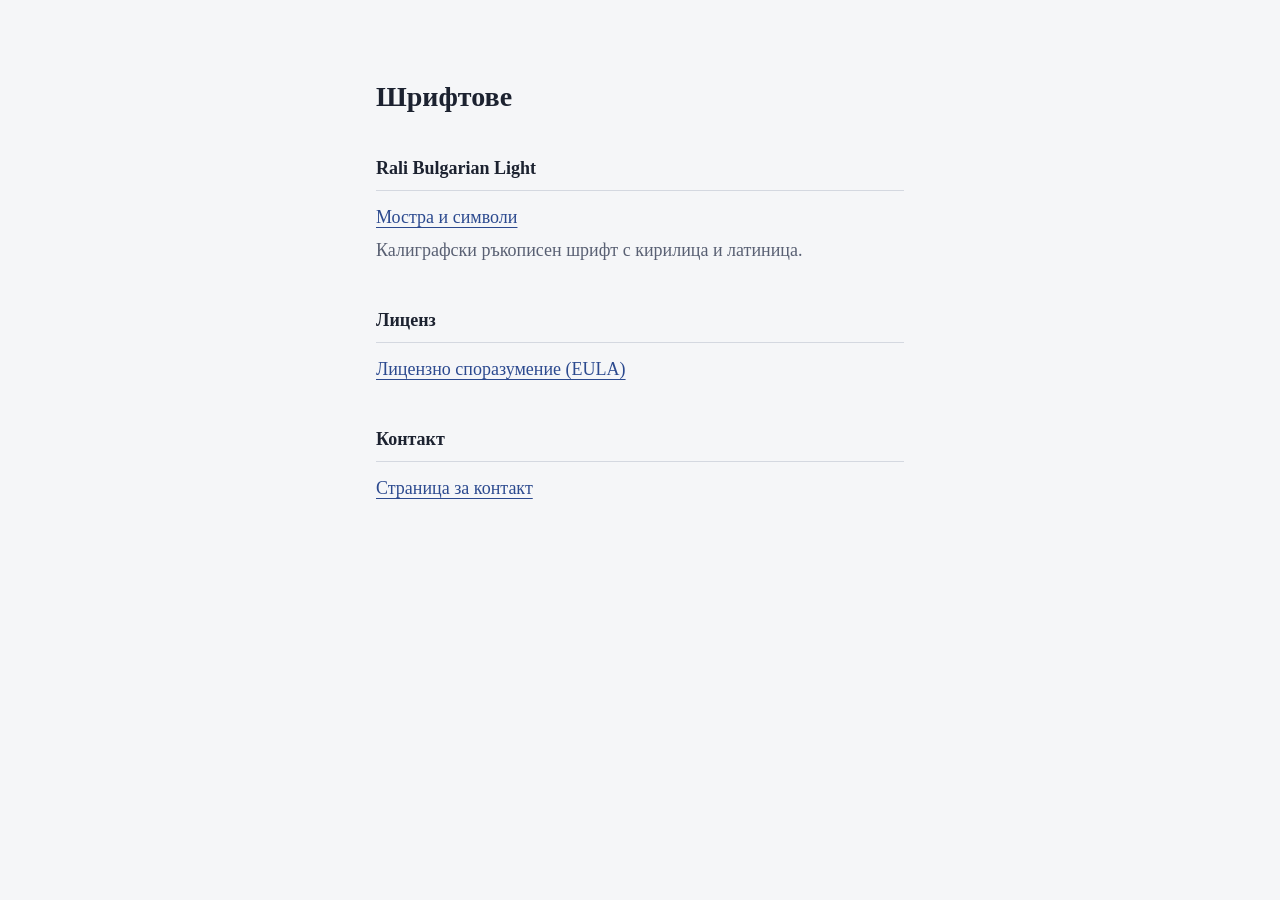
<file: index.html>
<!DOCTYPE html>
<html lang="bg">
<head>
<meta charset="utf-8">
<meta name="viewport" content="width=device-width, initial-scale=1">
<title>Шрифтове</title>
<meta name="description" content="Шрифтове с кирилица и латиница. Rali Bulgarian Light — калиграфски ръкописен шрифт.">
<style>
  :root {
    --paper: #f5f6f8;
    --ink: #1c2230;
    --muted: #596073;
    --rule: #d4d8e0;
    --accent: #2c4a8f;
  }
  @media (prefers-color-scheme: dark) {
    :root:not([data-theme="light"]) {
      --paper: #12151c;
      --ink: #e8eaf0;
      --muted: #98a0b3;
      --rule: #2b3140;
      --accent: #8fa8e8;
    }
  }
  :root[data-theme="dark"] {
    --paper: #12151c;
    --ink: #e8eaf0;
    --muted: #98a0b3;
    --rule: #2b3140;
    --accent: #8fa8e8;
  }

  * { box-sizing: border-box; }
  body {
    margin: 0;
    background: var(--paper);
    color: var(--ink);
    font-family: "Iowan Old Style", "Palatino Linotype", Palatino, Georgia, serif;
    font-size: 1.125rem;
    line-height: 1.65;
  }
  main {
    max-width: 36rem;
    margin: 0 auto;
    padding: clamp(2rem, 8vw, 5rem) 1.5rem;
  }
  h1 { margin: 0 0 2rem; font-size: 1.75rem; font-weight: 600; line-height: 1.2; }
  h2 {
    margin: 2.5rem 0 0.75rem;
    padding-bottom: 0.4rem;
    border-bottom: 1px solid var(--rule);
    font-size: 1.125rem;
    font-weight: 600;
  }
  p { margin: 0.25rem 0 0; }
  .muted { color: var(--muted); }
  a { color: var(--accent); text-underline-offset: 0.2em; }
  a:hover { text-decoration-thickness: 2px; }
  a:focus-visible { outline: 3px solid var(--accent); outline-offset: 3px; border-radius: 2px; }
</style>
</head>
<body>
<main>
  <h1>Шрифтове</h1>

  <h2>Rali Bulgarian Light</h2>
  <p><a href="/ralibulgarianlight/">Мостра и символи</a></p>
  <p class="muted">Калиграфски ръкописен шрифт с кирилица и латиница.</p>

  <h2>Лиценз</h2>
  <p><a href="/licenses/ralibulgarian/license.md">Лицензно споразумение (EULA)</a></p>

  <h2>Контакт</h2>
  <p><a href="/contact/">Страница за контакт</a></p>
</main>
</body>
</html>
</file>
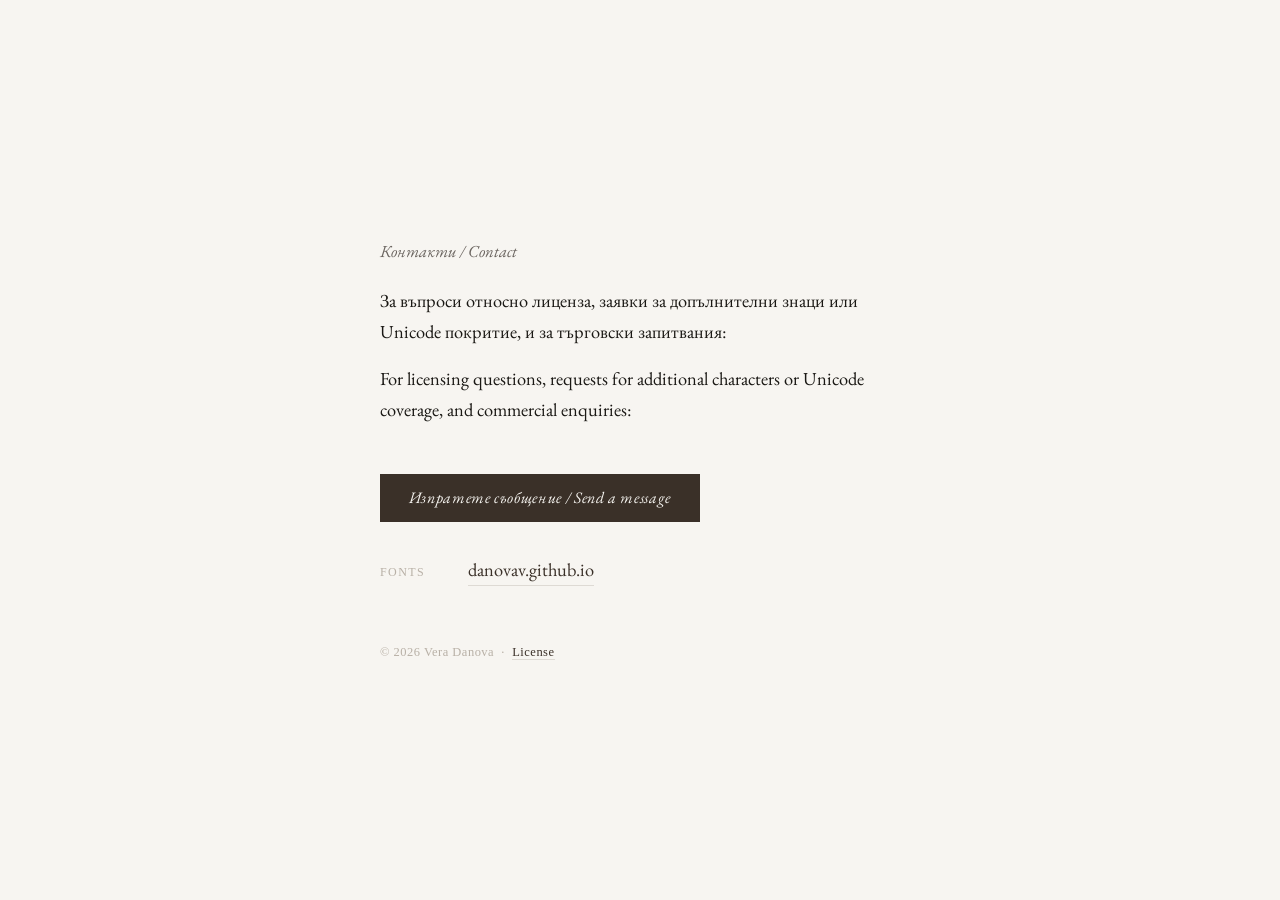
<file: contact/index.html>
<!DOCTYPE html>
<html lang="bg">
<head>
  <meta charset="UTF-8">
  <meta name="viewport" content="width=device-width, initial-scale=1.0">
  <title>Контакти · Vera Danova</title>
  <style>
    @import url('https://fonts.googleapis.com/css2?family=EB+Garamond:ital,wght@0,400;0,500;1,400&display=swap');

    *, *::before, *::after { box-sizing: border-box; margin: 0; padding: 0; }

    :root {
      --ink:    #1a1814;
      --mid:    #6b6560;
      --pale:   #b8b0a6;
      --paper:  #f7f5f1;
      --accent: #3a3028;
      --rule:   #dedad4;
    }

    body {
      background: var(--paper);
      color: var(--ink);
      font-family: 'EB Garamond', Georgia, serif;
      font-size: 1.15rem;
      line-height: 1.7;
      display: flex;
      flex-direction: column;
      align-items: center;
      justify-content: center;
      min-height: 100vh;
      padding: 3rem 1.5rem;
    }

    .card { max-width: 520px; width: 100%; }

    .mono {
      font-size: 3.2rem;
      font-style: italic;
      font-weight: 500;
      letter-spacing: -.02em;
      color: var(--accent);
      line-height: 1;
      margin-bottom: .3rem;
    }

    .subtitle {
      font-size: .82rem;
      letter-spacing: .18em;
      text-transform: uppercase;
      color: var(--pale);
      font-family: Georgia, serif;
      margin-bottom: 2.8rem;
    }

    hr {
      border: none;
      border-top: 1px solid var(--rule);
      margin-bottom: 2.4rem;
    }

    h1 {
      font-size: 1.05rem;
      font-weight: 400;
      font-style: italic;
      color: var(--mid);
      margin-bottom: 1.2rem;
    }

    p { margin-bottom: 1rem; }

    .contact-block {
      margin-top: 2rem;
      display: flex;
      flex-direction: column;
      gap: 1rem;
    }

    .contact-row {
      display: flex;
      align-items: baseline;
      gap: 1rem;
    }

    .label {
      font-size: .75rem;
      letter-spacing: .12em;
      text-transform: uppercase;
      color: var(--pale);
      font-family: Georgia, serif;
      min-width: 4.5rem;
      flex-shrink: 0;
    }

    a {
      color: var(--accent);
      text-decoration: none;
      border-bottom: 1px solid var(--rule);
      transition: border-color .15s;
    }
    a:hover { border-color: var(--accent); }

    .btn {
      display: inline-block;
      margin-top: 2rem;
      padding: .65rem 1.8rem;
      background: var(--accent);
      color: var(--paper);
      font-family: 'EB Garamond', Georgia, serif;
      font-size: 1rem;
      font-style: italic;
      letter-spacing: .04em;
      border: none;
      border-bottom: none;
      cursor: pointer;
      transition: opacity .15s;
    }
    .btn:hover { opacity: .82; border-bottom: none; }

    .footer {
      margin-top: 3.5rem;
      font-size: .78rem;
      color: var(--pale);
      font-family: Georgia, serif;
      letter-spacing: .04em;
    }

    @media (max-width: 480px) {
      .mono { font-size: 2.4rem; }
      .contact-row { flex-direction: column; gap: .2rem; }
    }
  </style>
</head>
<body>
  <div class="card">

    <!-- <div class="mono">Vera Danova</div>
    <div class="subtitle">Type Designer &nbsp;·&nbsp; Sofia, Bulgaria</div>

    <hr> -->

    <h1>Контакти / Contact</h1>

    <p>За въпроси относно лиценза, заявки за допълнителни знаци или Unicode покритие, и за търговски запитвания:</p>
    <p>For licensing questions, requests for additional characters or Unicode coverage, and commercial enquiries:</p>

    <a class="btn" href="https://forms.gle/2gkpPctz1RP1MYge8" target="_blank" rel="noopener">
      Изпратете съобщение / Send a message
    </a>

    <div class="contact-block">
      <!-- <div class="contact-row">
        <span class="label">Web</span>
        <a href="https://vboutchkova.wixsite.com/vera" target="_blank" rel="noopener">vboutchkova.wixsite.com/vera</a>
      </div> -->
      <div class="contact-row">
        <span class="label">Fonts</span>
        <a href="https://danovav.github.io/sdksite/fonts-test/index.html" target="_blank" rel="noopener">danovav.github.io</a>
      </div>
    </div>

    <div class="footer">
      &copy; 2026 Vera Danova &nbsp;·&nbsp;
      <a href="https://danovav.github.io/licenses/ralibulgarian/license.md">License</a>
    </div>

  </div>
</body>
</html>
</file>
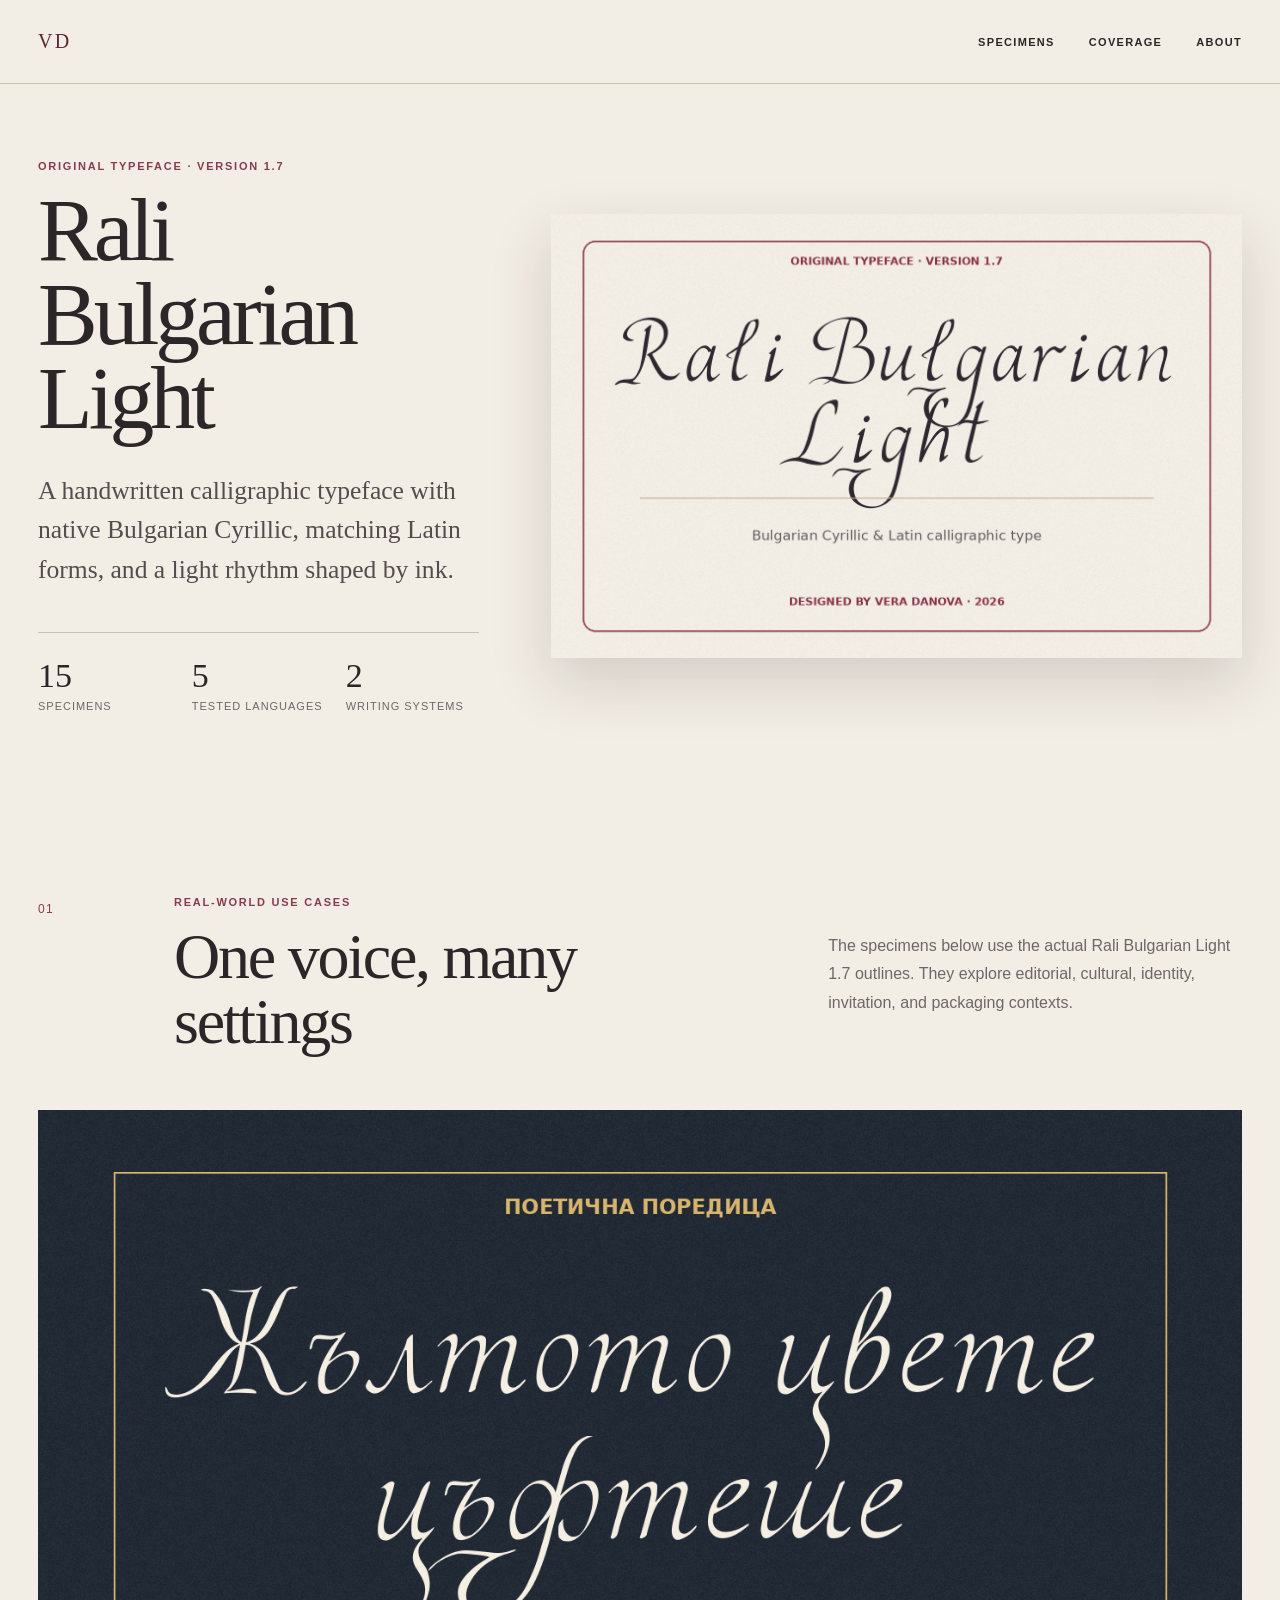
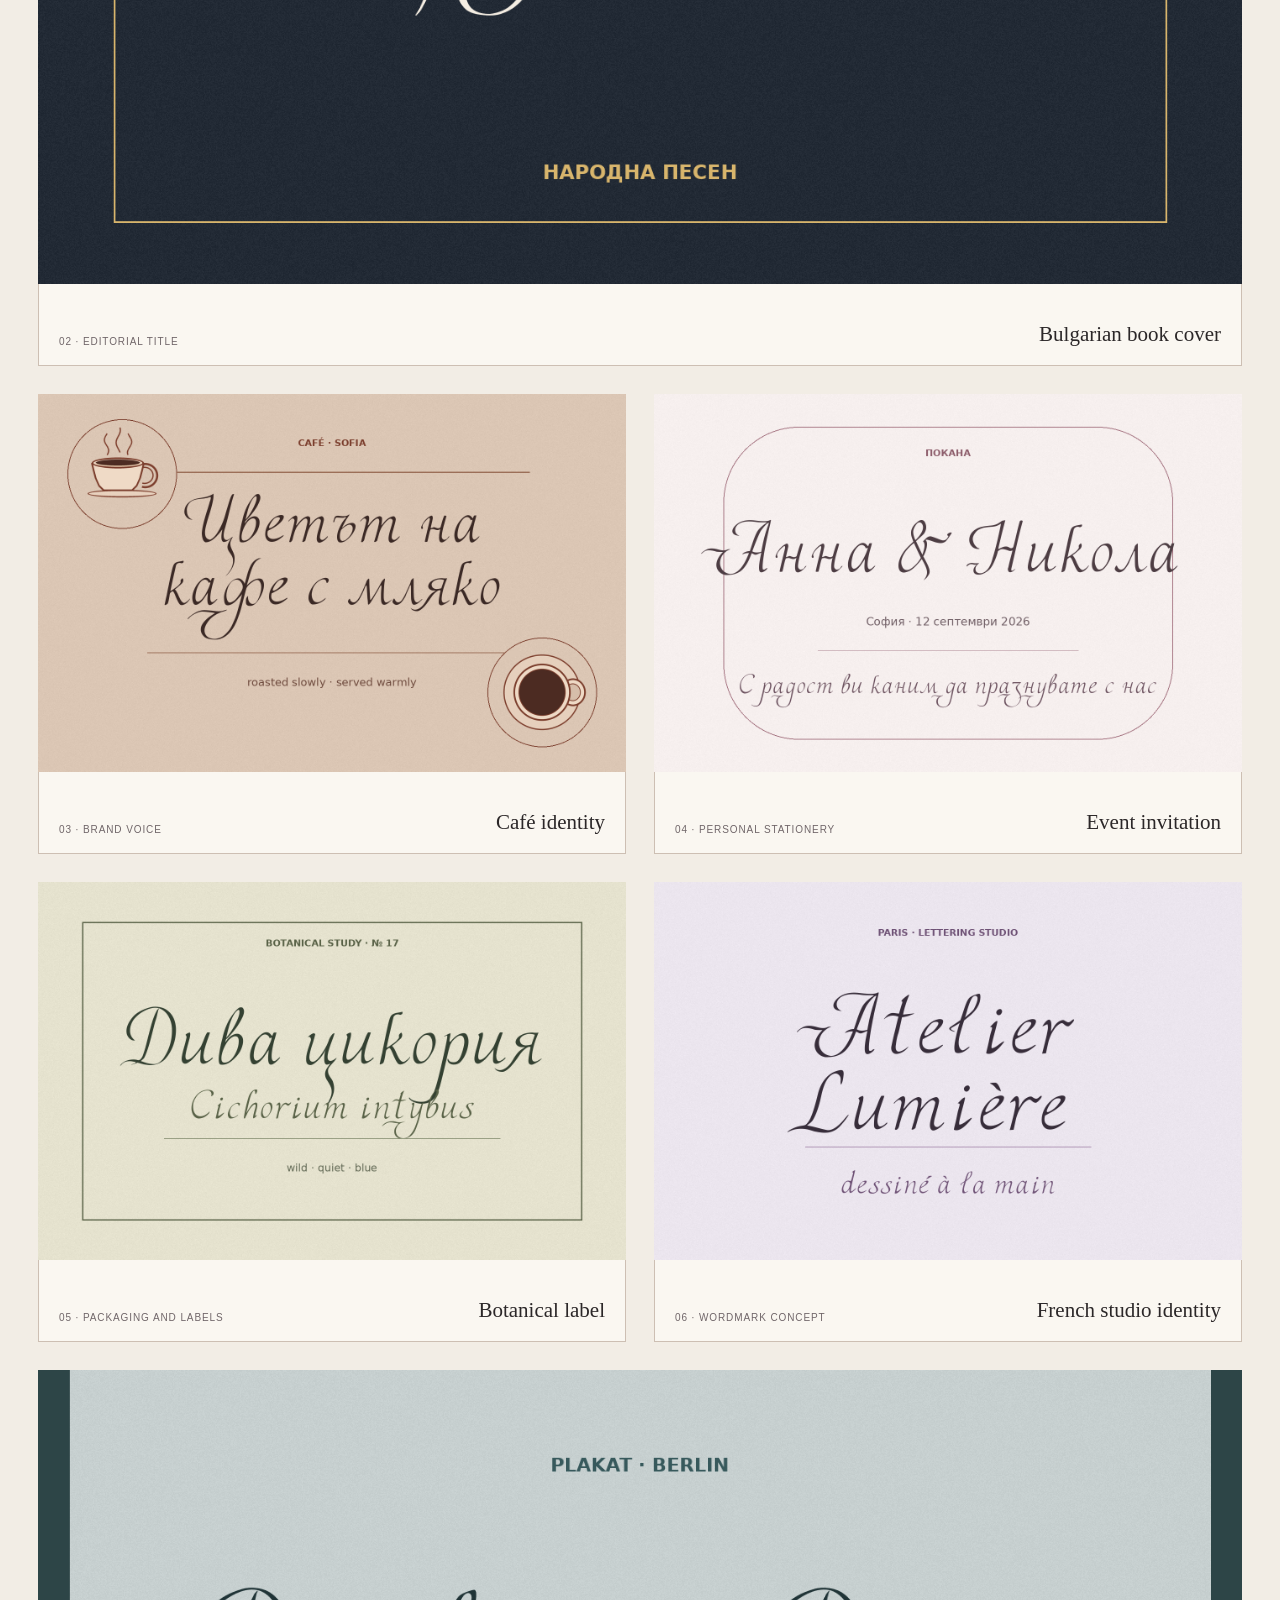
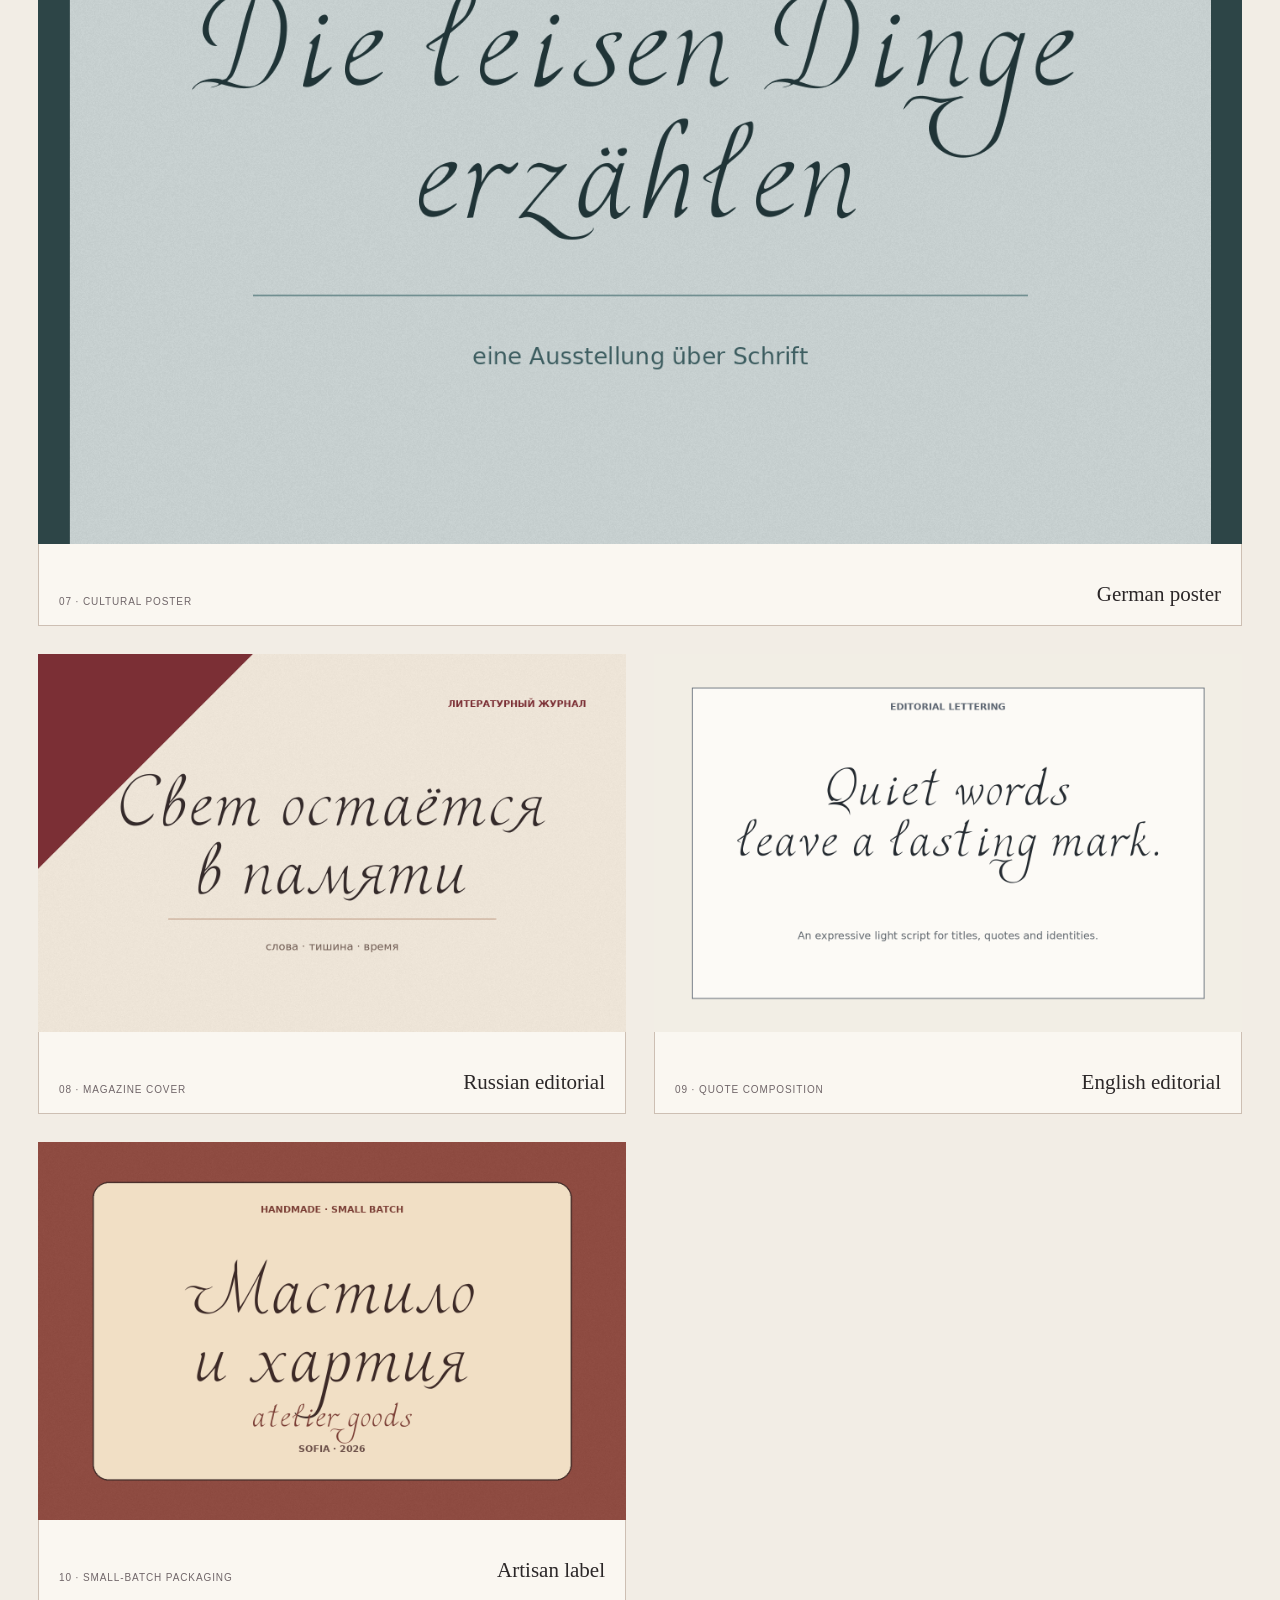
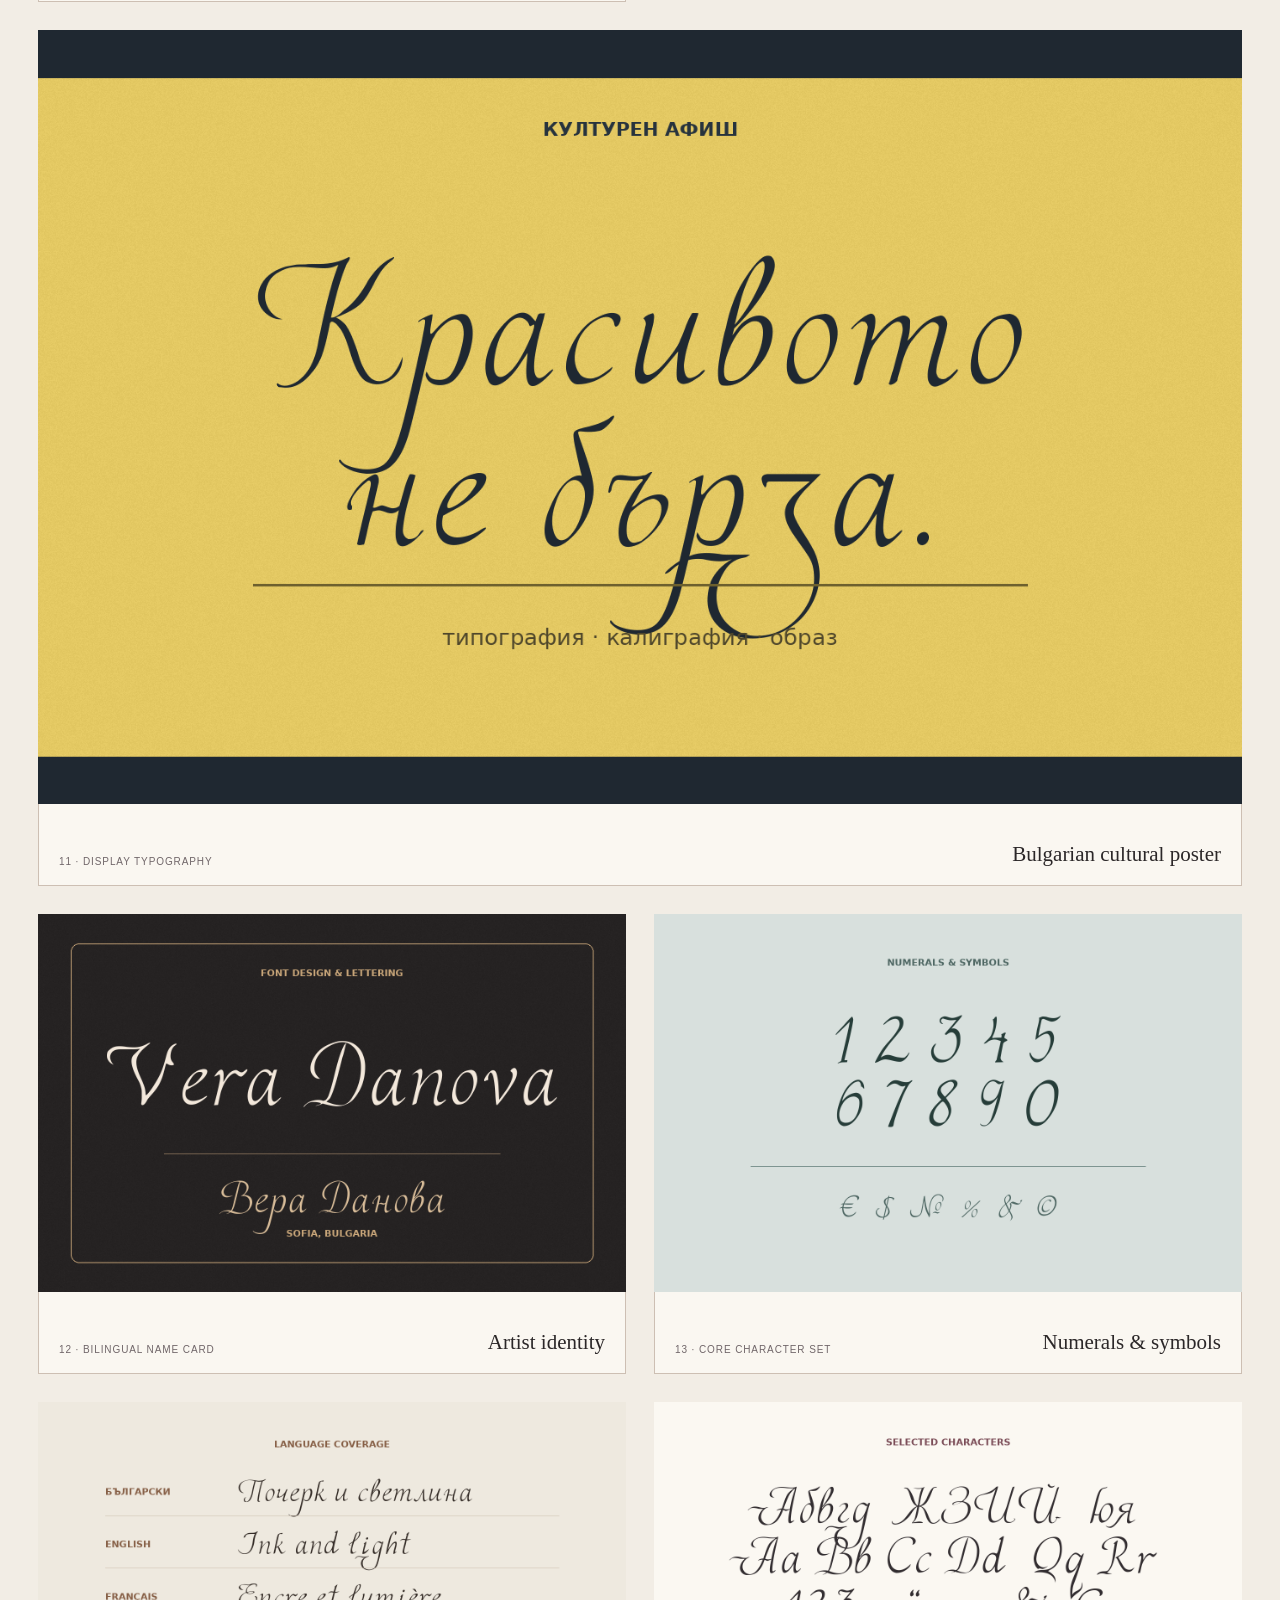
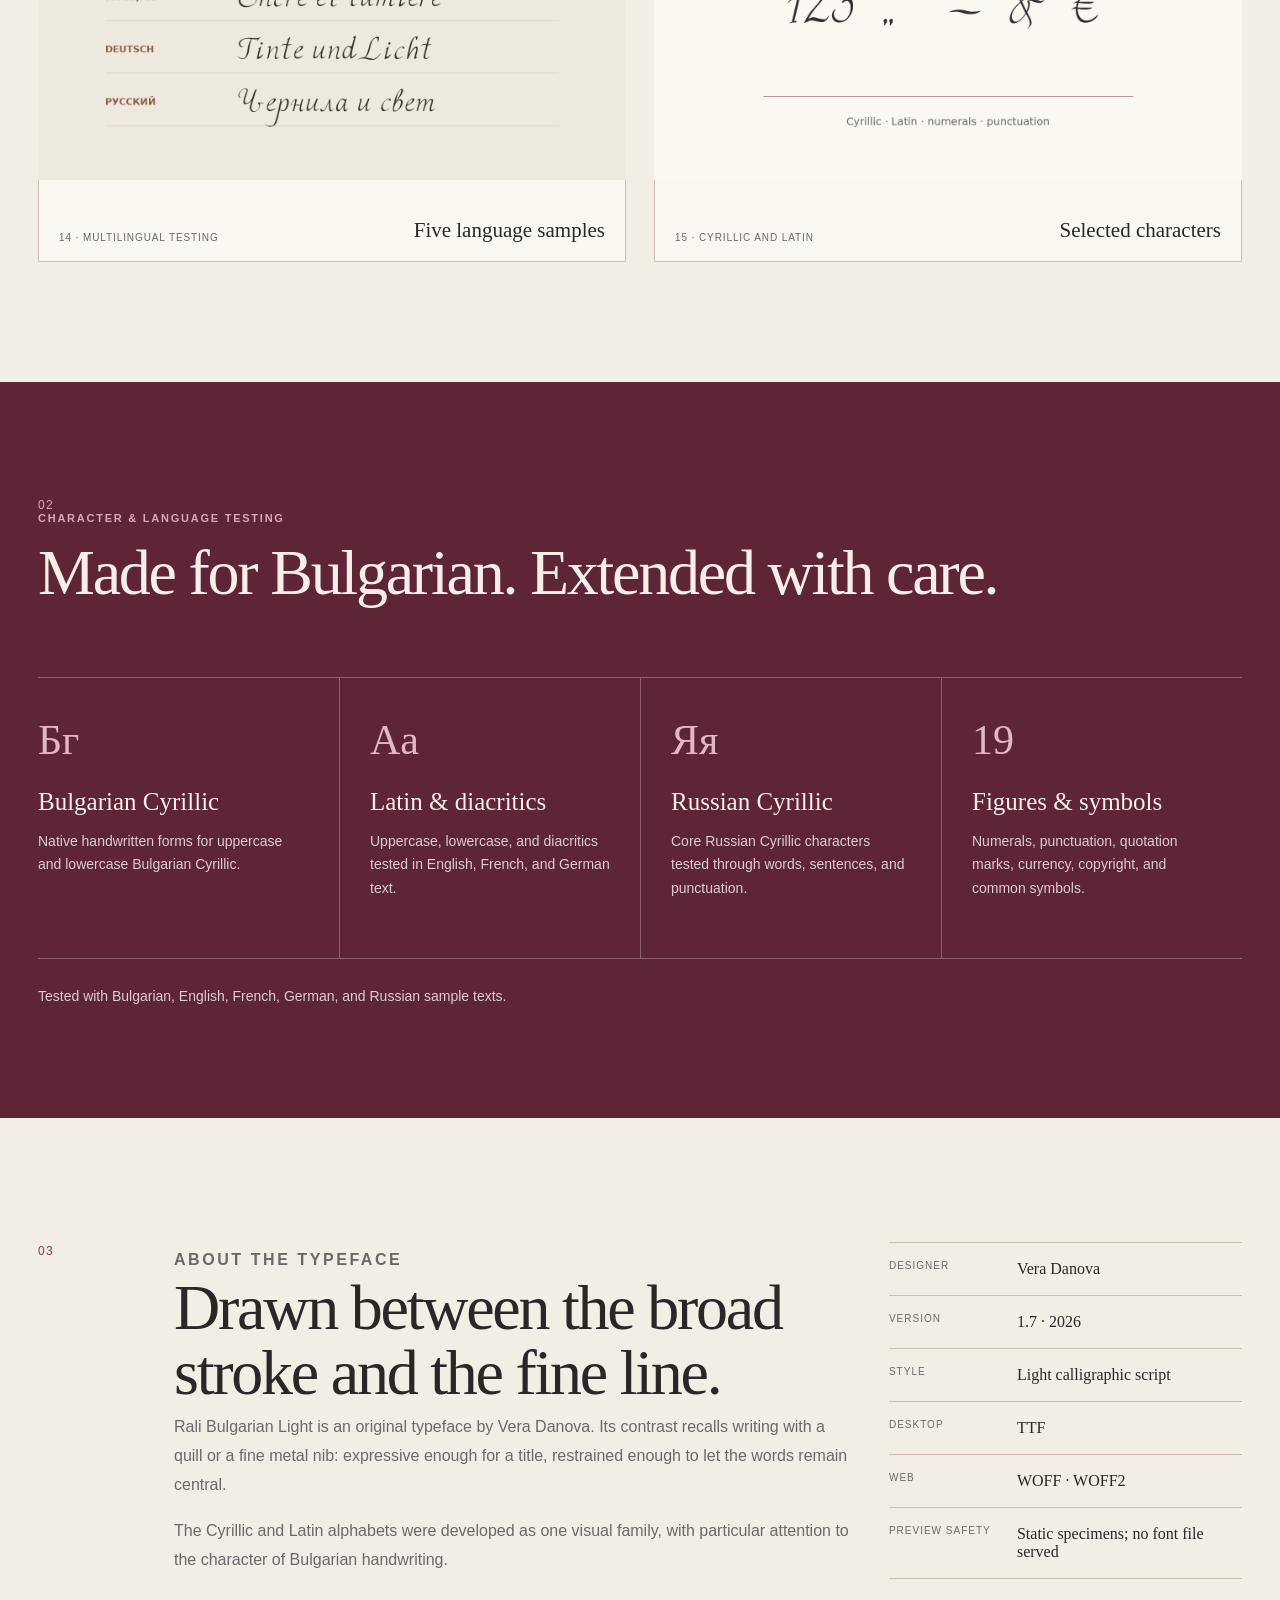
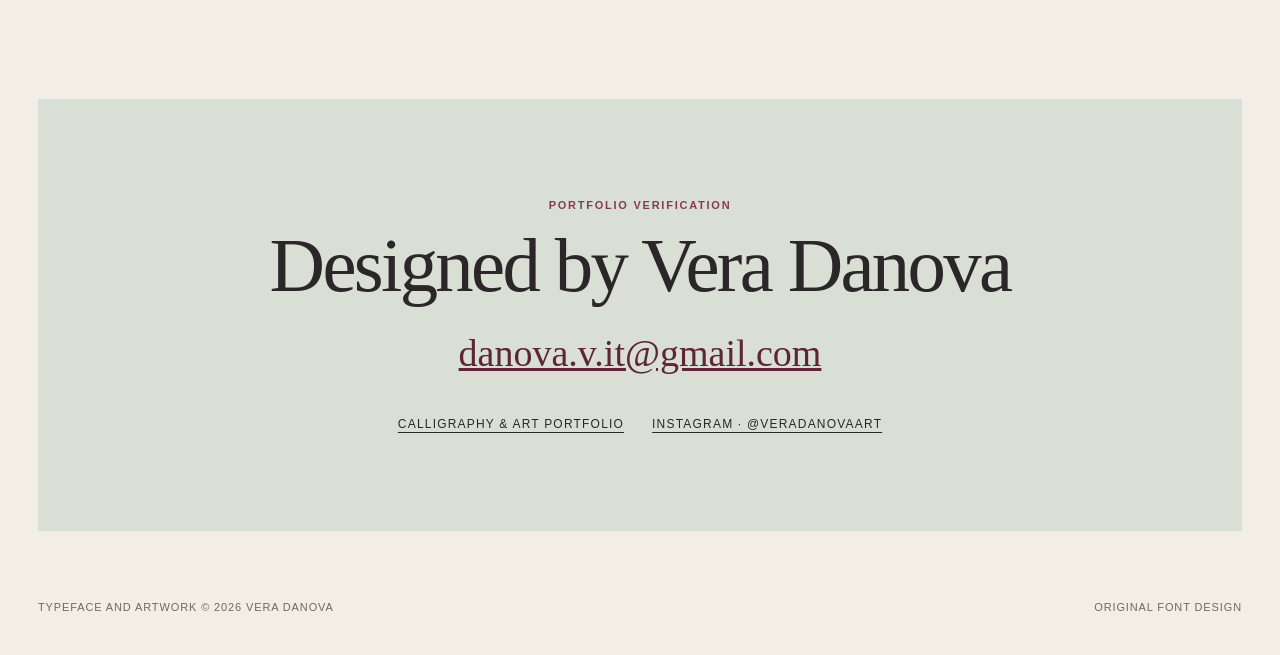
<file: rali-bulgarian-light/index.html>
<!doctype html>
<html lang="en">
<head>
  <meta charset="utf-8">
  <meta name="viewport" content="width=device-width, initial-scale=1">
  <title>Rali Bulgarian Light — Font Portfolio</title>
  <meta name="description" content="Rali Bulgarian Light is an original calligraphic Bulgarian Cyrillic and Latin typeface designed by Vera Danova.">
  <link rel="icon" href="favicon.svg" type="image/svg+xml">
  <link rel="stylesheet" href="styles.css">
</head>
<body>
  <header class="site-header">
    <a class="monogram" href="#top" aria-label="Rali Bulgarian Light home">VD</a>
    <nav aria-label="Main navigation">
      <a href="#specimens">Specimens</a>
      <a href="#coverage">Coverage</a>
      <a href="#about">About</a>
    </nav>
  </header>

  <main>
    <section class="hero" id="top">
      <div class="hero-copy">
        <p class="eyebrow">Original typeface · Version 1.7</p>
        <h1>Rali Bulgarian Light</h1>
        <p class="lead">A handwritten calligraphic typeface with native Bulgarian Cyrillic, matching Latin forms, and a light rhythm shaped by ink.</p>
        <div class="hero-meta" aria-label="Typeface highlights">
          <div><strong>15</strong><span>specimens</span></div>
          <div><strong>5</strong><span>tested languages</span></div>
          <div><strong>2</strong><span>writing systems</span></div>
        </div>
      </div>
      <figure class="hero-art">
        <img src="specimens/01-rali-bulgarian-light.png" alt="Rali Bulgarian Light typeface title specimen">
      </figure>
    </section>

    <section class="intro" id="specimens">
      <p class="section-number">01</p>
      <div>
        <p class="eyebrow">Real-world use cases</p>
        <h2>One voice, many settings</h2>
        <p>The specimens below use the actual Rali Bulgarian Light 1.7 outlines. They explore editorial, cultural, identity, invitation, and packaging contexts.</p>
      </div>
    </section>

    <section class="gallery" aria-label="Typeface specimen gallery">
      <figure class="specimen specimen-wide"><img src="specimens/02-book-cover-bg.png" alt="Bulgarian book cover set in Rali Bulgarian Light"><figcaption><span>02 · Editorial title</span><strong>Bulgarian book cover</strong></figcaption></figure>
      <figure class="specimen"><img loading="lazy" src="specimens/03-cafe-brand-with-cups.png" alt="Café identity set in Rali Bulgarian Light"><figcaption><span>03 · Brand voice</span><strong>Café identity</strong></figcaption></figure>
      <figure class="specimen"><img loading="lazy" src="specimens/04-invitation.png" alt="Event invitation set in Rali Bulgarian Light"><figcaption><span>04 · Personal stationery</span><strong>Event invitation</strong></figcaption></figure>
      <figure class="specimen"><img loading="lazy" src="specimens/05-botanical-label.png" alt="Botanical label set in Rali Bulgarian Light"><figcaption><span>05 · Packaging and labels</span><strong>Botanical label</strong></figcaption></figure>
      <figure class="specimen"><img loading="lazy" src="specimens/06-french-atelier.png" alt="French studio identity set in Rali Bulgarian Light"><figcaption><span>06 · Wordmark concept</span><strong>French studio identity</strong></figcaption></figure>
      <figure class="specimen specimen-wide"><img loading="lazy" src="specimens/07-german-poster.png" alt="German cultural poster set in Rali Bulgarian Light"><figcaption><span>07 · Cultural poster</span><strong>German poster</strong></figcaption></figure>
      <figure class="specimen"><img loading="lazy" src="specimens/08-russian-editorial.png" alt="Russian editorial cover set in Rali Bulgarian Light"><figcaption><span>08 · Magazine cover</span><strong>Russian editorial</strong></figcaption></figure>
      <figure class="specimen"><img loading="lazy" src="specimens/09-english-editorial.png" alt="English editorial quote set in Rali Bulgarian Light"><figcaption><span>09 · Quote composition</span><strong>English editorial</strong></figcaption></figure>
      <figure class="specimen"><img loading="lazy" src="specimens/10-artisan-label.png" alt="Artisan label set in Rali Bulgarian Light"><figcaption><span>10 · Small-batch packaging</span><strong>Artisan label</strong></figcaption></figure>
      <figure class="specimen specimen-wide"><img loading="lazy" src="specimens/11-cultural-poster.png" alt="Bulgarian cultural poster set in Rali Bulgarian Light"><figcaption><span>11 · Display typography</span><strong>Bulgarian cultural poster</strong></figcaption></figure>
      <figure class="specimen"><img loading="lazy" src="specimens/12-artist-card.png" alt="Artist identity card set in Rali Bulgarian Light"><figcaption><span>12 · Bilingual name card</span><strong>Artist identity</strong></figcaption></figure>
      <figure class="specimen"><img loading="lazy" src="specimens/13-numerals-symbols.png" alt="Numerals and symbols in Rali Bulgarian Light"><figcaption><span>13 · Core character set</span><strong>Numerals &amp; symbols</strong></figcaption></figure>
      <figure class="specimen"><img loading="lazy" src="specimens/14-language-coverage.png" alt="Five language samples in Rali Bulgarian Light"><figcaption><span>14 · Multilingual testing</span><strong>Five language samples</strong></figcaption></figure>
      <figure class="specimen"><img loading="lazy" src="specimens/15-selected-characters.png" alt="Selected Cyrillic and Latin characters in Rali Bulgarian Light"><figcaption><span>15 · Cyrillic and Latin</span><strong>Selected characters</strong></figcaption></figure>
    </section>

    <section class="coverage" id="coverage">
      <div class="coverage-heading">
        <p class="section-number">02</p>
        <p class="eyebrow">Character &amp; language testing</p>
        <h2>Made for Bulgarian. Extended with care.</h2>
      </div>
      <div class="coverage-grid">
        <article><span class="script-mark">Бг</span><h3>Bulgarian Cyrillic</h3><p>Native handwritten forms for uppercase and lowercase Bulgarian Cyrillic.</p></article>
        <article><span class="script-mark">Aa</span><h3>Latin &amp; diacritics</h3><p>Uppercase, lowercase, and diacritics tested in English, French, and German text.</p></article>
        <article><span class="script-mark">Яя</span><h3>Russian Cyrillic</h3><p>Core Russian Cyrillic characters tested through words, sentences, and punctuation.</p></article>
        <article><span class="script-mark">19</span><h3>Figures &amp; symbols</h3><p>Numerals, punctuation, quotation marks, currency, copyright, and common symbols.</p></article>
      </div>
      <p class="tested-note">Tested with Bulgarian, English, French, German, and Russian sample texts.</p>
    </section>

    <section class="about" id="about">
      <p class="section-number">03</p>
      <div class="about-main">
        <p class="eyebrow">About the typeface</p>
        <h2>Drawn between the broad stroke and the fine line.</h2>
        <p>Rali Bulgarian Light is an original typeface by Vera Danova. Its contrast recalls writing with a quill or a fine metal nib: expressive enough for a title, restrained enough to let the words remain central.</p>
        <p>The Cyrillic and Latin alphabets were developed as one visual family, with particular attention to the character of Bulgarian handwriting.</p>
      </div>
      <dl class="facts">
        <div><dt>Designer</dt><dd>Vera Danova</dd></div>
        <div><dt>Version</dt><dd>1.7 · 2026</dd></div>
        <div><dt>Style</dt><dd>Light calligraphic script</dd></div>
        <div><dt>Desktop</dt><dd>TTF</dd></div>
        <div><dt>Web</dt><dd>WOFF · WOFF2</dd></div>
        <div><dt>Preview safety</dt><dd>Static specimens; no font file served</dd></div>
      </dl>
    </section>

    <section class="contact">
      <p class="eyebrow">Portfolio verification</p>
      <h2>Designed by Vera Danova</h2>
      <a class="email" href="mailto:danova.v.it@gmail.com">danova.v.it@gmail.com</a>
      <div class="external-links">
        <a href="https://vboutchkova.wixsite.com/vera" target="_blank" rel="noreferrer">Calligraphy &amp; art portfolio</a>
        <a href="https://www.instagram.com/veradanovaart/" target="_blank" rel="noreferrer">Instagram · @veradanovaart</a>
      </div>
    </section>
  </main>

  <footer><span>Typeface and artwork © 2026 Vera Danova</span><span>Original font design</span></footer>
</body>
</html>
</file>
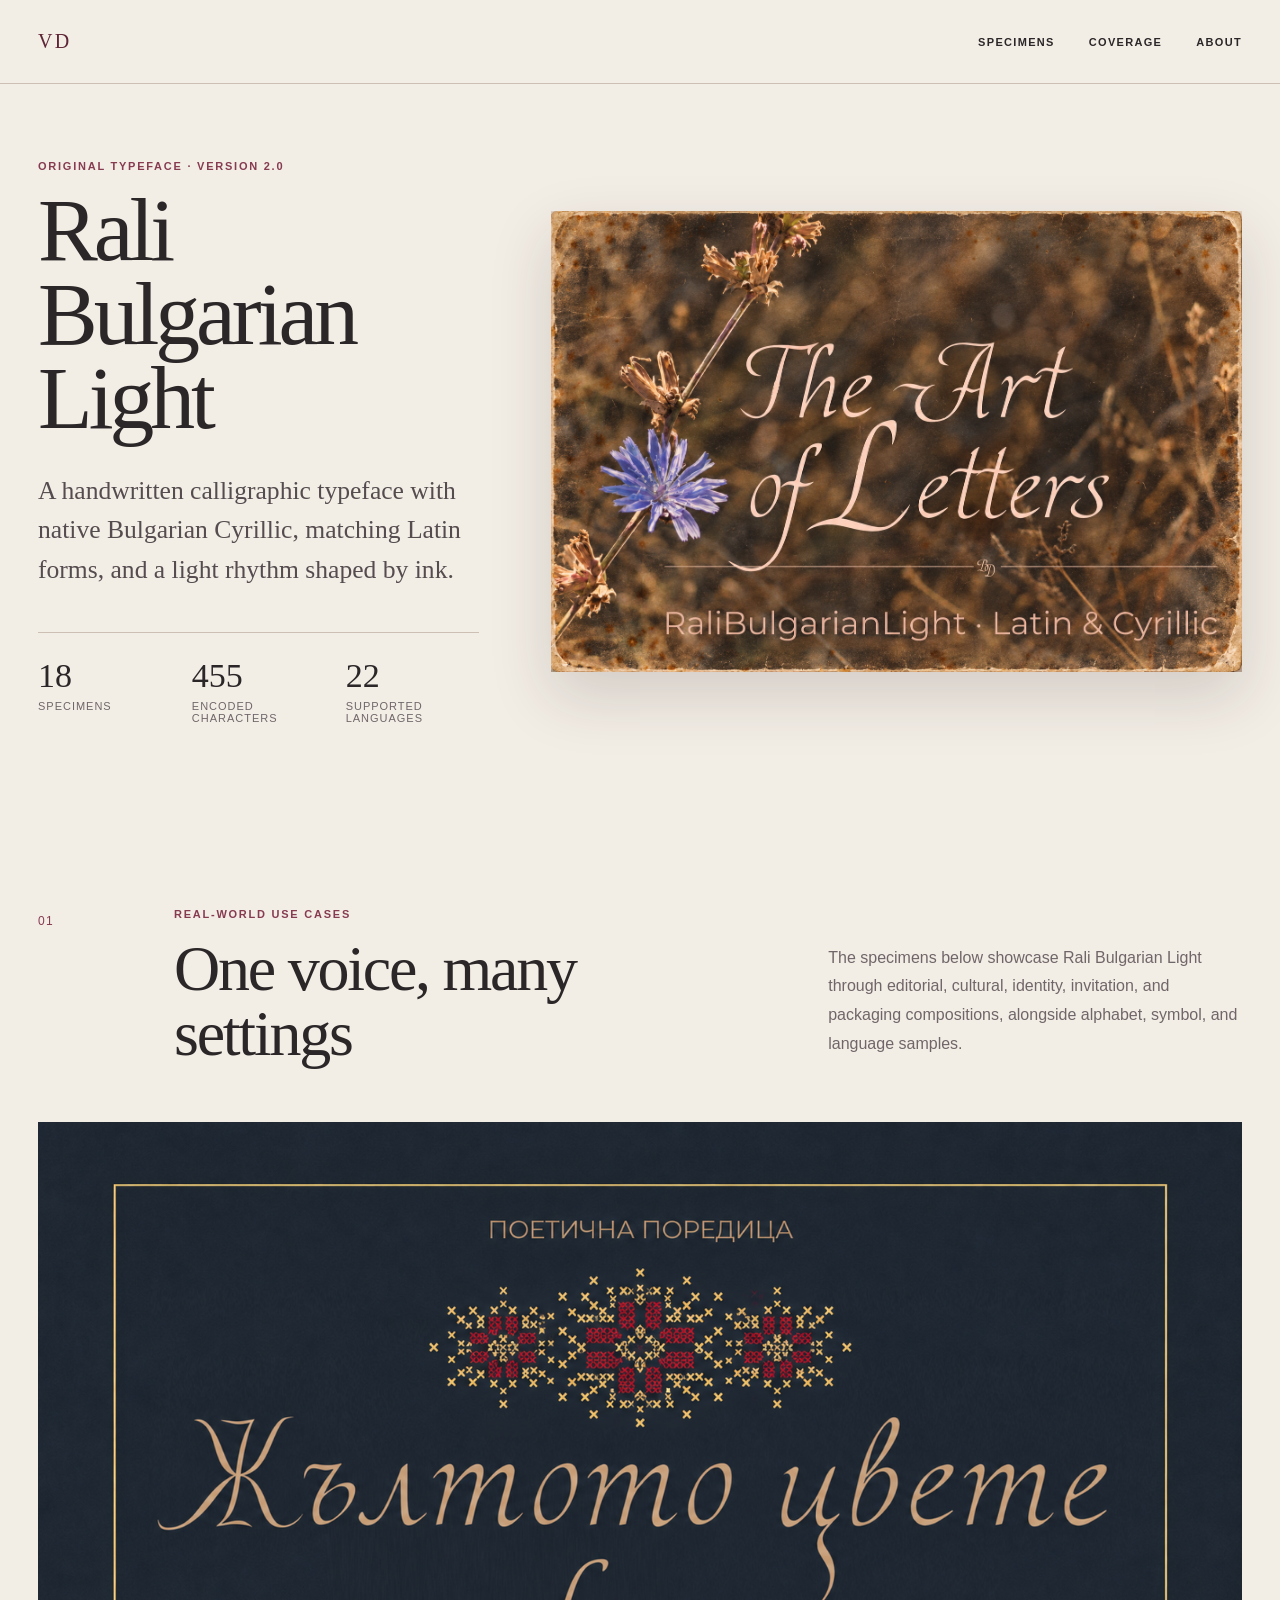
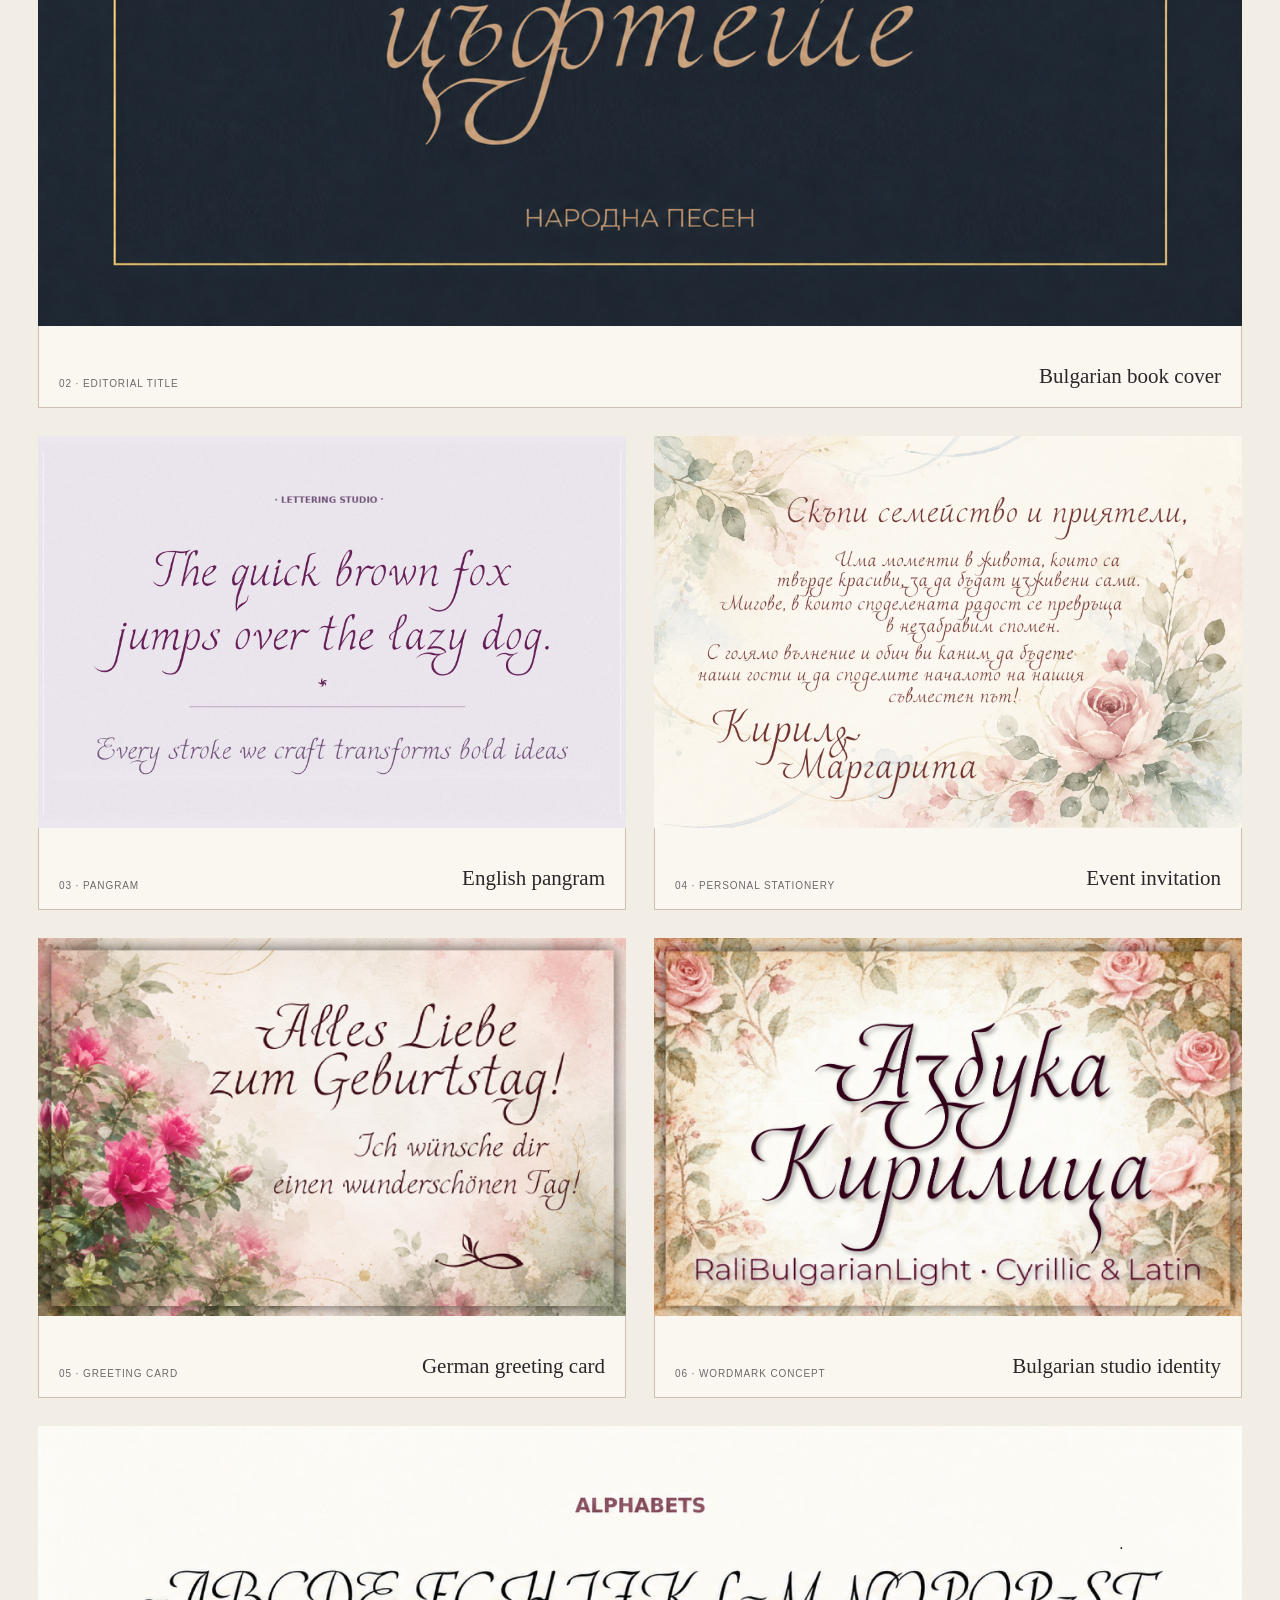
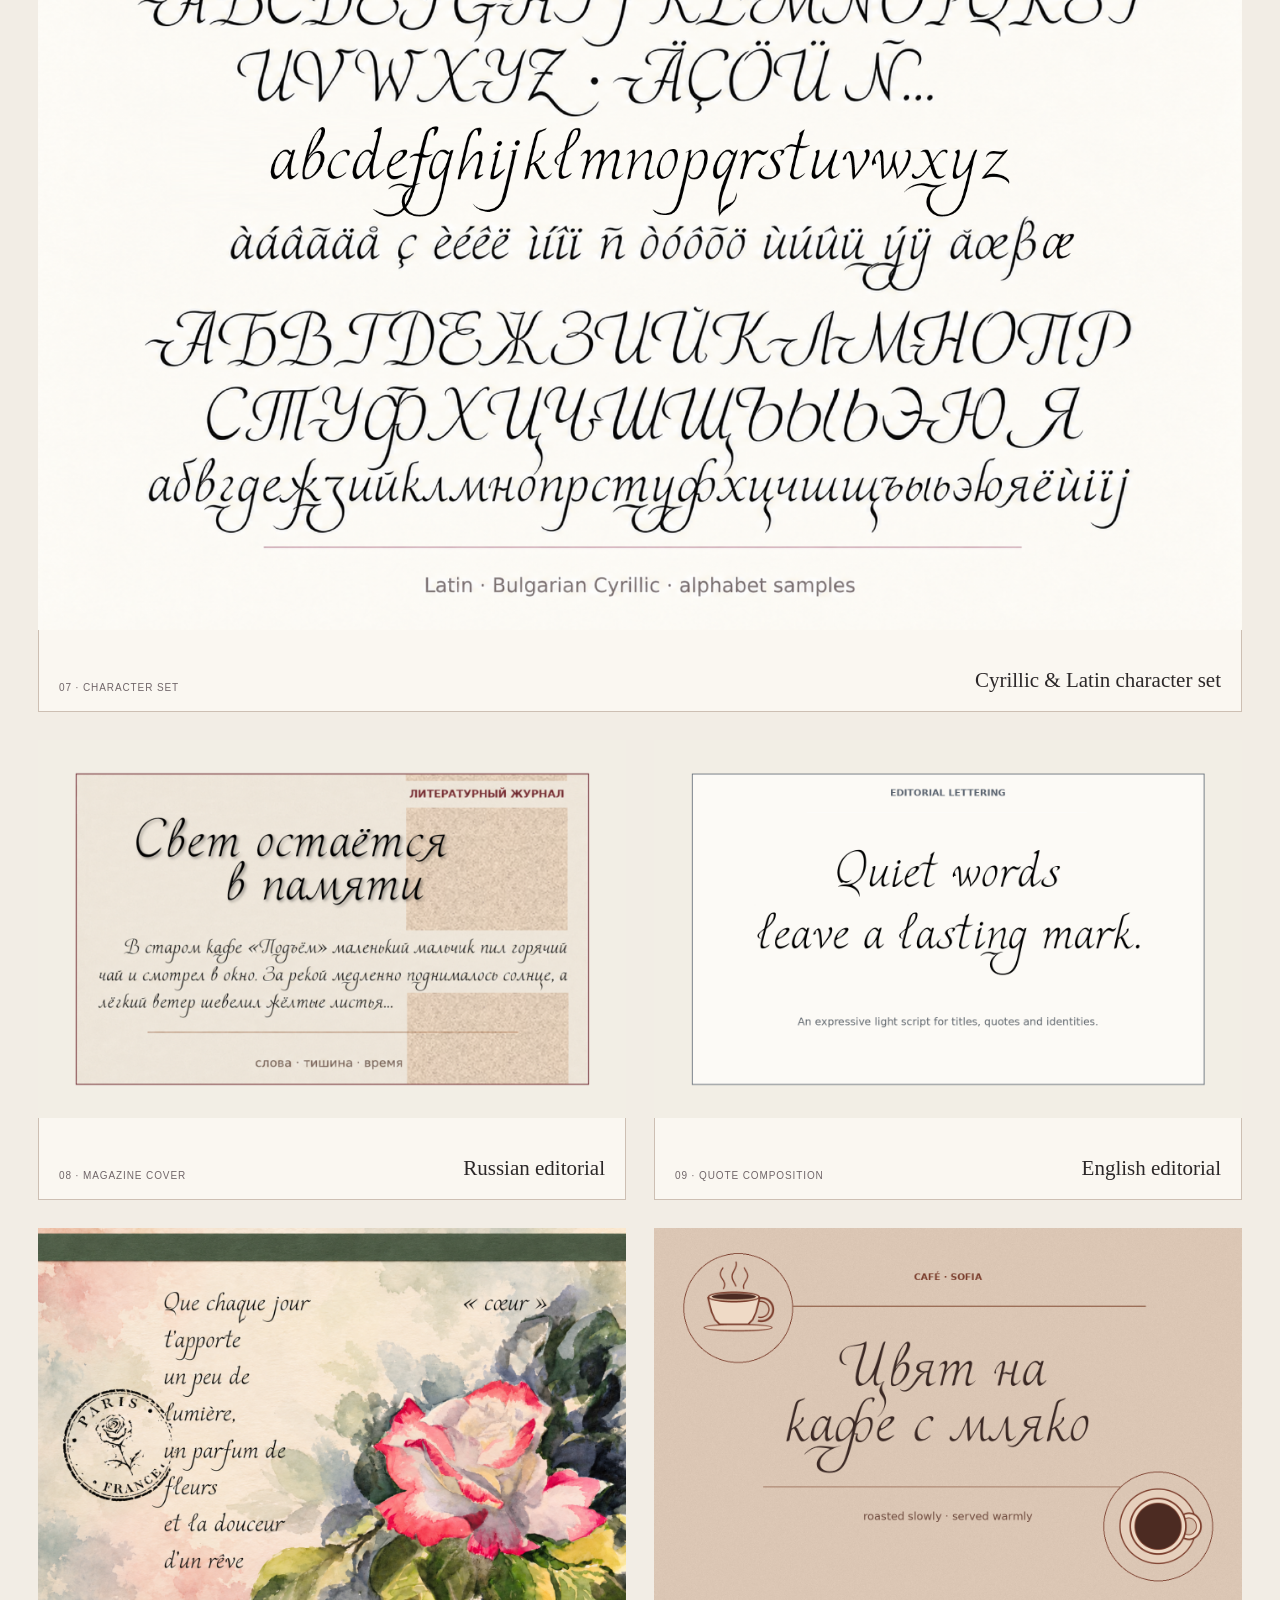
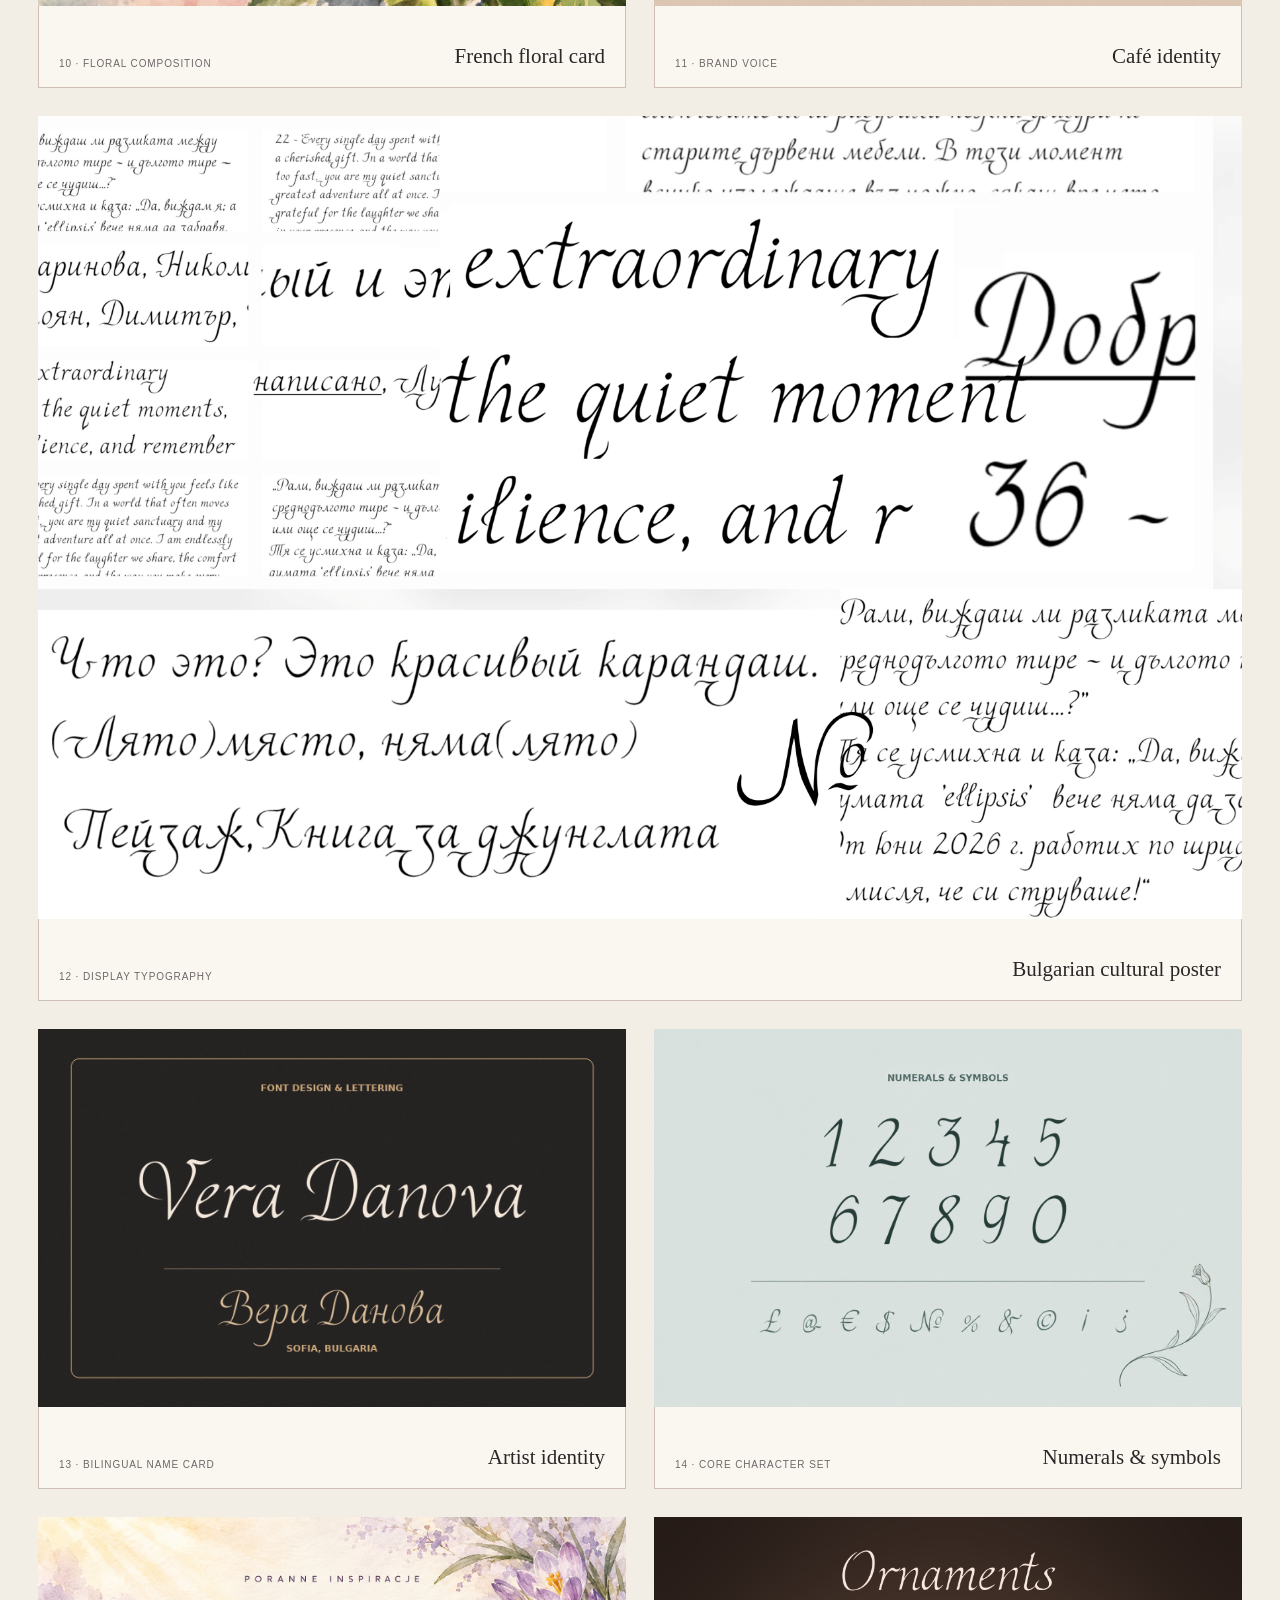
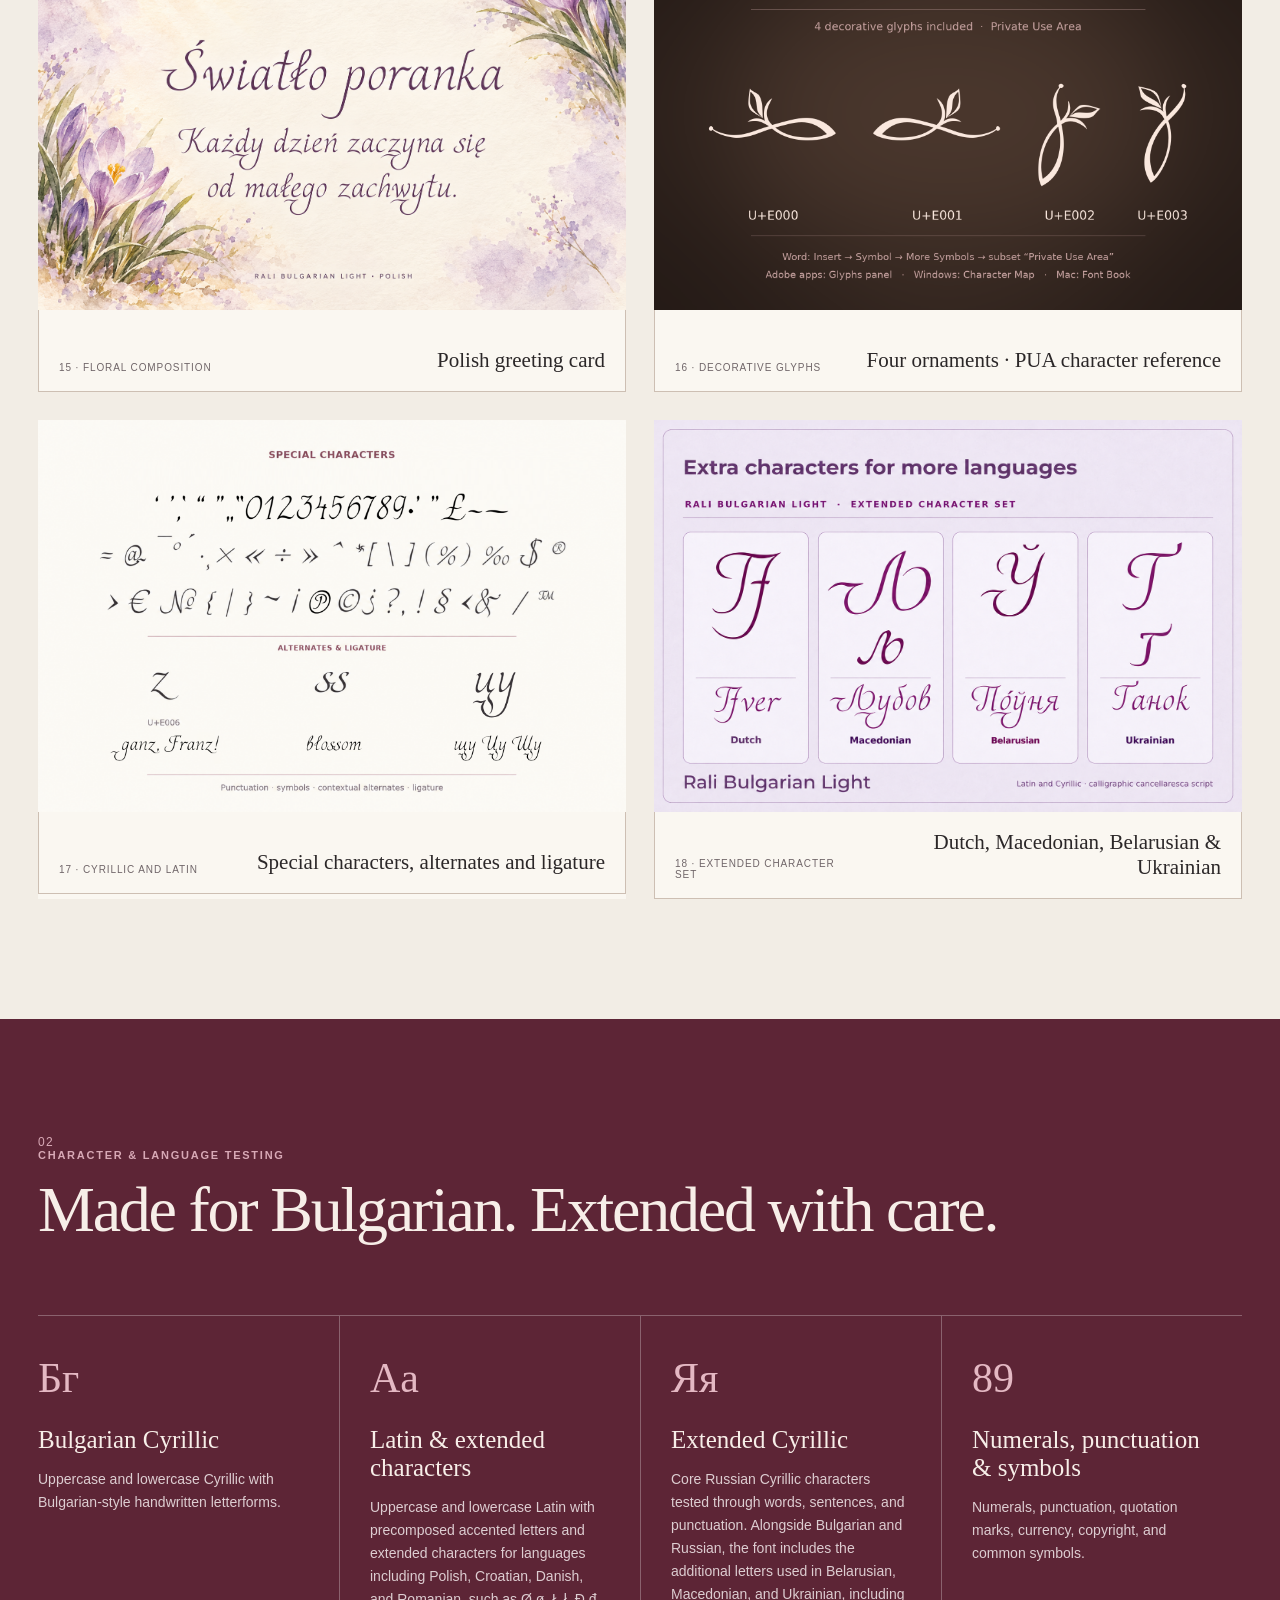
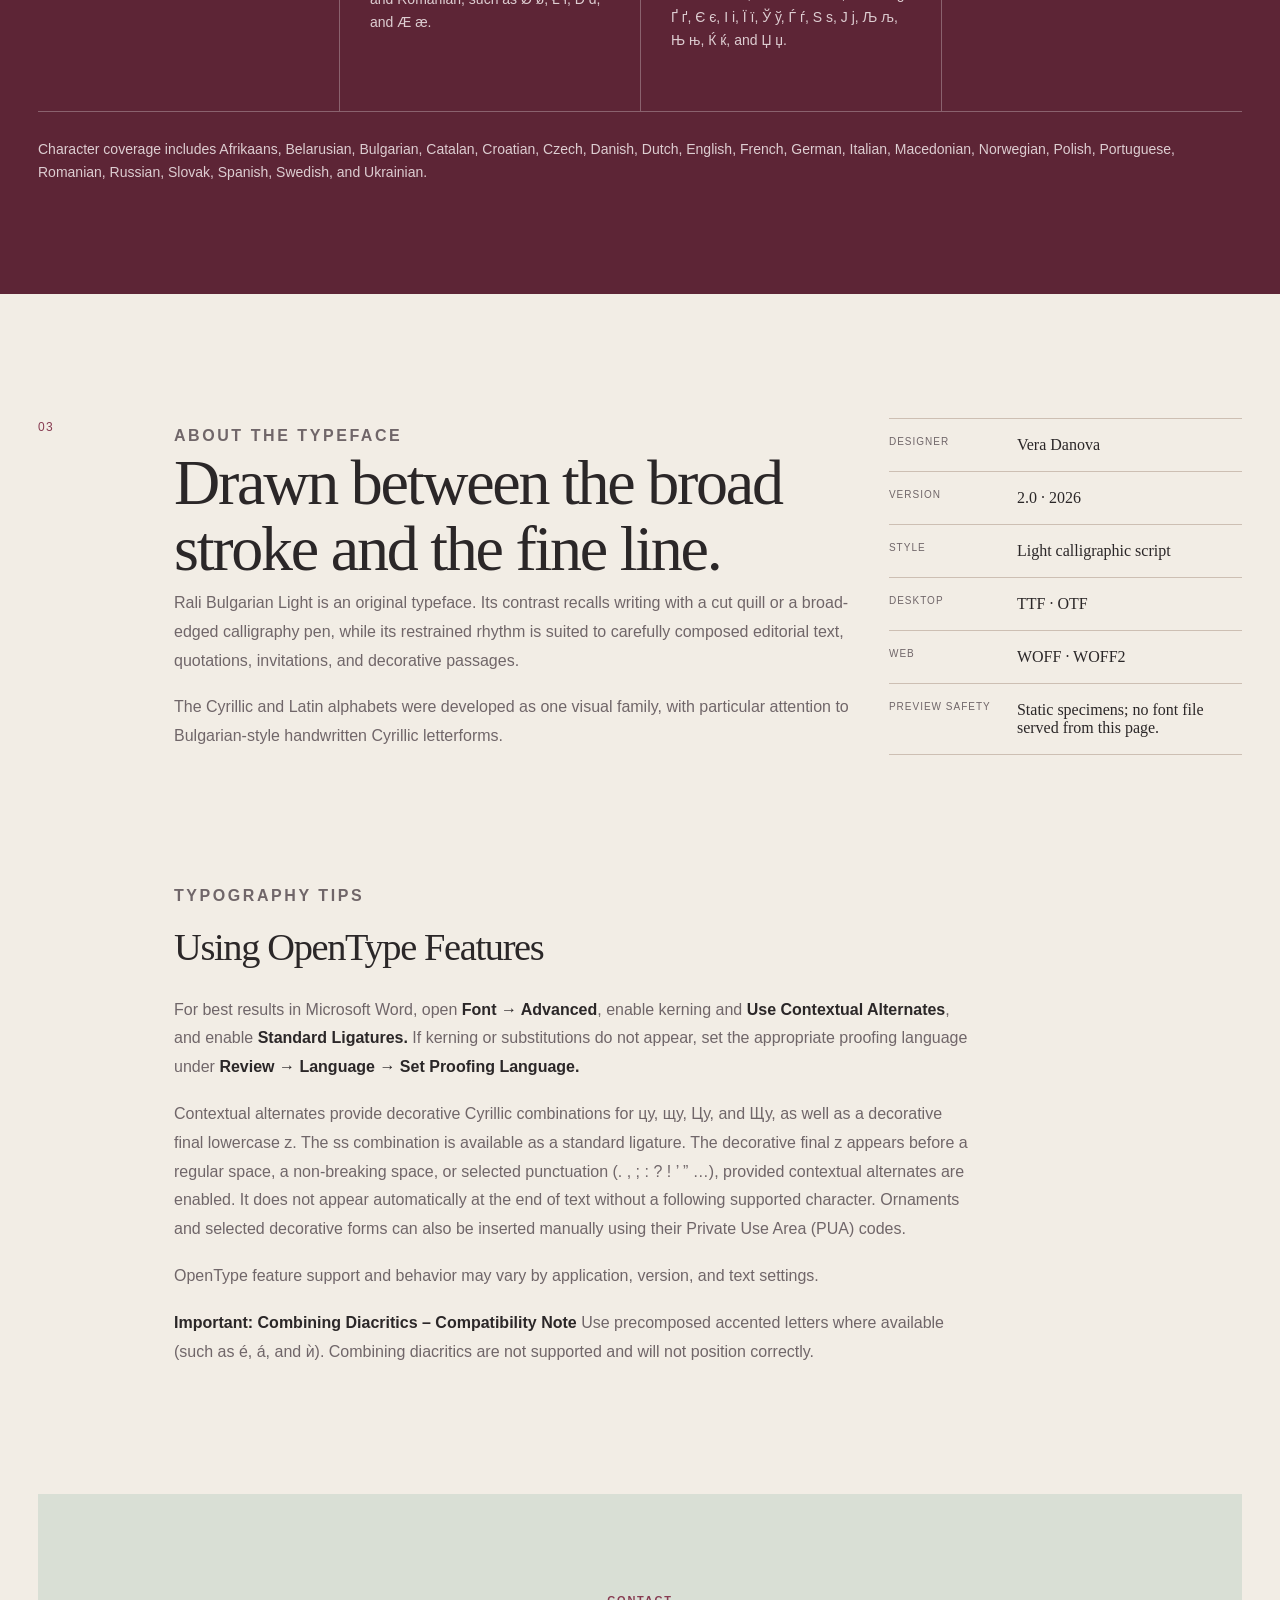
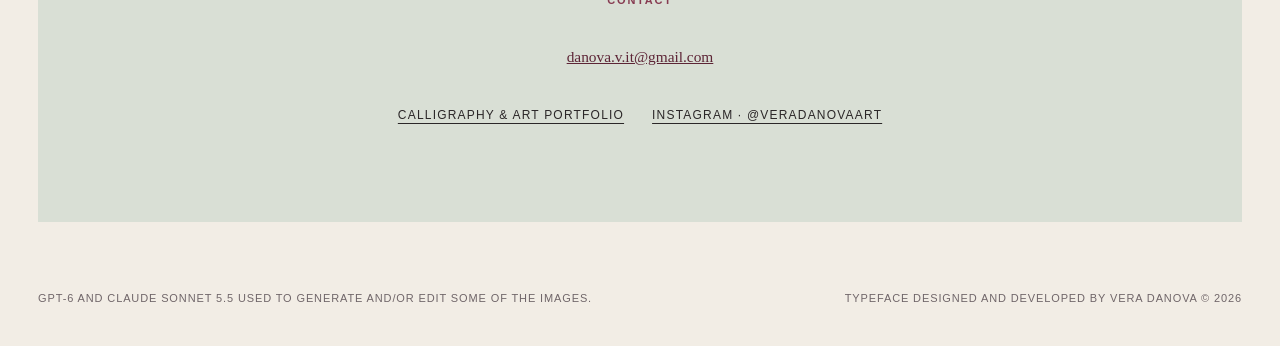
<file: ralibulgarianlight/index.html>
<!doctype html>
<html lang="en">
<head>
  <meta charset="utf-8">
  <meta name="viewport" content="width=device-width, initial-scale=1">
  <title>Rali Bulgarian Light — Font Portfolio</title>
  <meta name="description" content="Rali Bulgarian Light is an original calligraphic Bulgarian Cyrillic and Latin typeface designed by Vera Danova.">
  <link rel="icon" href="favicon.svg" type="image/svg+xml">
  <link rel="stylesheet" href="styles.css">
</head>
<body>
  <header class="site-header">
    <a class="monogram" href="#top" aria-label="Rali Bulgarian Light home">VD</a>
    <nav aria-label="Main navigation">
      <a href="#specimens">Specimens</a>
      <a href="#coverage">Coverage</a>
      <a href="#about">About</a>
    </nav>
  </header>

  <main>
    <section class="hero" id="top">
      <div class="hero-copy">
        <p class="eyebrow">Original typeface · Version 2.0</p>
        <h1>Rali Bulgarian Light</h1>
        <p class="lead">A handwritten calligraphic typeface with native Bulgarian Cyrillic, matching Latin forms, and a light rhythm shaped by ink.</p>
        <div class="hero-meta" aria-label="Typeface highlights">
          <div><strong>18</strong><span>specimens</span></div>
		  <div><strong>455</strong><span>encoded characters</span></div>
          <div><strong>22</strong><span>supported languages</span></div>
        </div>
      </div>
      <figure class="hero-art">
        <img src="specimens/01-rali-bulgarian-light.png" alt="Rali Bulgarian Light typeface title specimen">
      </figure>
    </section>

    <section class="intro" id="specimens">
      <p class="section-number">01</p>
      <div>
        <p class="eyebrow">Real-world use cases</p>
        <h2>One voice, many settings</h2>
        <p>The specimens below showcase Rali Bulgarian Light through editorial, cultural, identity, invitation, and packaging compositions, alongside alphabet, symbol, and language samples.</p>
      </div>
    </section>

    <section class="gallery" aria-label="Typeface specimen gallery">
      <figure class="specimen specimen-wide"><img src="specimens/02-book-cover-bg.png" alt="Bulgarian book cover set in Rali Bulgarian Light"><figcaption><span>02 · Editorial title</span><strong>Bulgarian book cover</strong></figcaption></figure>
      <figure class="specimen"><img loading="lazy" src="specimens/03-english-pangram.png" alt="The quick brown fox jumps over the lazy dog."><figcaption><span>03 · Pangram</span><strong>English pangram</strong></figcaption></figure>
      <figure class="specimen"><img loading="lazy" src="specimens/04-invitation.png" alt="Event invitation set in Rali Bulgarian Light"><figcaption><span>04 · Personal stationery</span><strong>Event invitation</strong></figcaption></figure>
      <figure class="specimen"><img loading="lazy" src="specimens/05-botanical-label.png" alt="German greeting card"><figcaption><span>05 · Greeting card</span><strong>German greeting card</strong></figcaption></figure>
      <figure class="specimen"><img loading="lazy" src="specimens/06-french-atelier.png" alt="Bulgarian studio identity set in Rali Bulgarian Light"><figcaption><span>06 · Wordmark concept</span><strong>Bulgarian studio identity</strong></figcaption></figure>
      <figure class="specimen specimen-wide"><img loading="lazy" src="specimens/07-alphabets.png" alt="Cyrillic & Latin character set"><figcaption><span>07 · Character set</span><strong>Cyrillic & Latin character set</strong></figcaption></figure>
      <figure class="specimen"><img loading="lazy" src="specimens/08-russian-editorial.png" alt="Russian editorial cover set in Rali Bulgarian Light"><figcaption><span>08 · Magazine cover</span><strong>Russian editorial</strong></figcaption></figure>
      <figure class="specimen"><img loading="lazy" src="specimens/09-english-editorial.png" alt="English editorial quote set in Rali Bulgarian Light"><figcaption><span>09 · Quote composition</span><strong>English editorial</strong></figcaption></figure>
      <figure class="specimen"><img loading="lazy" src="specimens/10-artisan-label.png" alt="French floral card"><figcaption><span>10 · Floral composition</span><strong>French floral card</strong></figcaption></figure>
	  <figure class="specimen"><img loading="lazy" src="specimens/11-cafe-brand-with-cups.png" alt="Café identity set in Rali Bulgarian Light"><figcaption><span>11 · Brand voice</span><strong>Café identity</strong></figcaption></figure>
      <figure class="specimen specimen-wide"><img loading="lazy" src="specimens/12-cultural-poster.png" alt="Bulgarian cultural poster set in Rali Bulgarian Light"><figcaption><span>12 · Display typography</span><strong>Bulgarian cultural poster</strong></figcaption></figure>
      <figure class="specimen"><img loading="lazy" src="specimens/13-artist-card.png" alt="Artist identity card set in Rali Bulgarian Light"><figcaption><span>13 · Bilingual name card</span><strong>Artist identity</strong></figcaption></figure>
      <figure class="specimen"><img loading="lazy" src="specimens/14-numerals-symbols.png" alt="Numerals and symbols in Rali Bulgarian Light"><figcaption><span>14 · Core character set</span><strong>Numerals &amp; symbols</strong></figcaption></figure>
	  <figure class="specimen"><img loading="lazy" src="specimens/15-floral-composition.png" alt="Floral Composition with Polish text"><figcaption><span>15 · Floral composition</span><strong>Polish greeting card</strong></figcaption></figure>
      <figure class="specimen"><img loading="lazy" src="specimens/16-ornaments.png" alt="Five language samples in Rali Bulgarian Light"><figcaption><span>16 · Decorative glyphs</span><strong>Four ornaments · PUA character reference</strong></figcaption></figure>
      <figure class="specimen"><img loading="lazy" src="specimens/17-selected-characters.png" alt="Selected Cyrillic and Latin characters in Rali Bulgarian Light"><figcaption><span>17 · Cyrillic and Latin</span><strong>Special characters, alternates and ligature</strong></figcaption></figure>
	  <figure class="specimen"><img loading="lazy" src="specimens/18-extended-characters.png" alt="Extended character set in Rali Bulgarian Light"><figcaption><span>18 · Extended character set</span><strong>Dutch, Macedonian, Belarusian & Ukrainian</strong></figcaption></figure>
    </section>

    <section class="coverage" id="coverage">
      <div class="coverage-heading">
        <p class="section-number">02</p>
        <p class="eyebrow">Character &amp; language testing</p>
        <h2>Made for Bulgarian. Extended with care.</h2>
      </div>
      <div class="coverage-grid">
        <article><span class="script-mark">Бг</span><h3>Bulgarian Cyrillic</h3><p>Uppercase and lowercase Cyrillic with Bulgarian-style handwritten letterforms.</p></article>
        <article><span class="script-mark">Aa</span><h3>Latin & extended characters</h3><p>Uppercase and lowercase Latin with precomposed accented letters and extended characters for languages including Polish, Croatian, Danish, and Romanian, such as Ø ø, Ł ł, Đ đ, and Æ æ.</p></article>
        <article><span class="script-mark">Яя</span><h3>Extended Cyrillic</h3><p>Core Russian Cyrillic characters tested through words, sentences, and punctuation. Alongside Bulgarian and Russian, the font includes the additional letters used in Belarusian, Macedonian, and Ukrainian, including Ґ ґ, Є є, І і, Ї ї, Ў ў, Ѓ ѓ, Ѕ ѕ, Ј ј, Љ љ, Њ њ, Ќ ќ, and Џ џ.</p></article>
        <article><span class="script-mark">89</span><h3>Numerals, punctuation &amp; symbols</h3><p>Numerals, punctuation, quotation marks, currency, copyright, and common symbols.</p></article>
      </div>
      <p class="tested-note">Character coverage includes Afrikaans, Belarusian, Bulgarian, Catalan, Croatian, Czech, Danish, Dutch, English, French, German, Italian, Macedonian, Norwegian, Polish, Portuguese, Romanian, Russian, Slovak, Spanish, Swedish, and Ukrainian.</p>
    </section>

    <section class="about" id="about">
      <p class="section-number">03</p>
      <div class="about-main">
        <p class="eyebrow">About the typeface</p>
        <h2>Drawn between the broad stroke and the fine line.</h2>
        <p>Rali Bulgarian Light is an original typeface. Its contrast recalls writing with a cut quill or a broad-edged calligraphy pen, while its restrained rhythm is suited to carefully composed editorial text, quotations, invitations, and decorative passages.</p>
        <p>The Cyrillic and Latin alphabets were developed as one visual family, with particular attention to Bulgarian-style handwritten Cyrillic letterforms.</p>
      </div>
      <dl class="facts">
        <div><dt>Designer</dt><dd>Vera Danova</dd></div>
        <div><dt>Version</dt><dd>2.0 · 2026</dd></div>
        <div><dt>Style</dt><dd>Light calligraphic script</dd></div>
        <div><dt>Desktop</dt><dd>TTF · OTF</dd></div>
        <div><dt>Web</dt><dd>WOFF · WOFF2</dd></div>
        <div><dt>Preview safety</dt><dd>Static specimens; no font file served from this page.</dd></div>
      </dl>
    </section>
	
	

	<section class="opentype-notes" aria-labelledby="opentype-title">

	  <div class="opentype-content">
		<p class="eyebrow">Typography tips</p>
		<h2 id="opentype-title">Using OpenType Features</h2>

		<p>
		  For best results in Microsoft Word, open
		  <strong>Font → Advanced</strong>, enable kerning
		  and <strong>Use Contextual Alternates</strong>,
		  and enable <strong>Standard Ligatures.</strong>
		  If kerning or substitutions do not appear, set the 
		  appropriate proofing language under 
		  <strong>Review → Language → Set Proofing Language.</strong>
		</p>
		
		<p>
		Contextual alternates provide decorative Cyrillic combinations 
		for цу, щу, Цу, and Щу, as well as a decorative final lowercase z. 
		The ss combination is available as a standard ligature.
		The decorative final z appears before a regular space, a non-breaking space, or selected punctuation (. , ; : ? ! ’ ” …), provided contextual alternates are enabled. It does not appear automatically at the end of text without a following supported character.
		Ornaments and selected decorative forms can also be inserted manually using their Private Use Area (PUA) codes. 
		</p>

		<p>
		  OpenType feature support and behavior may vary by application, version, and text settings.
		</p>

		<p>
		  <strong>Important: Combining Diacritics – Compatibility Note</strong>
		  Use precomposed accented letters where available (such as é, á, and ѝ). 
		  Combining diacritics are not supported and will not position correctly.
		</p>
	  </div>
	</section>


    <section class="contact">
      <p class="eyebrow">Contact</p>
      <a class="email" href="mailto:danova.v.it@gmail.com">danova.v.it@gmail.com</a>
      <div class="external-links">
        <a href="https://vboutchkova.wixsite.com/vera" target="_blank" rel="noreferrer">Calligraphy &amp; art portfolio</a>
        <a href="https://www.instagram.com/veradanovaart/" target="_blank" rel="noreferrer">Instagram · @veradanovaart</a>
      </div>
    </section>
  </main>

  <footer><span>GPT-6 and Claude Sonnet 5.5 used to generate and/or edit some of the images.</span><span>Typeface designed and developed by Vera Danova © 2026</span></footer>
</body>
</html>
</file>
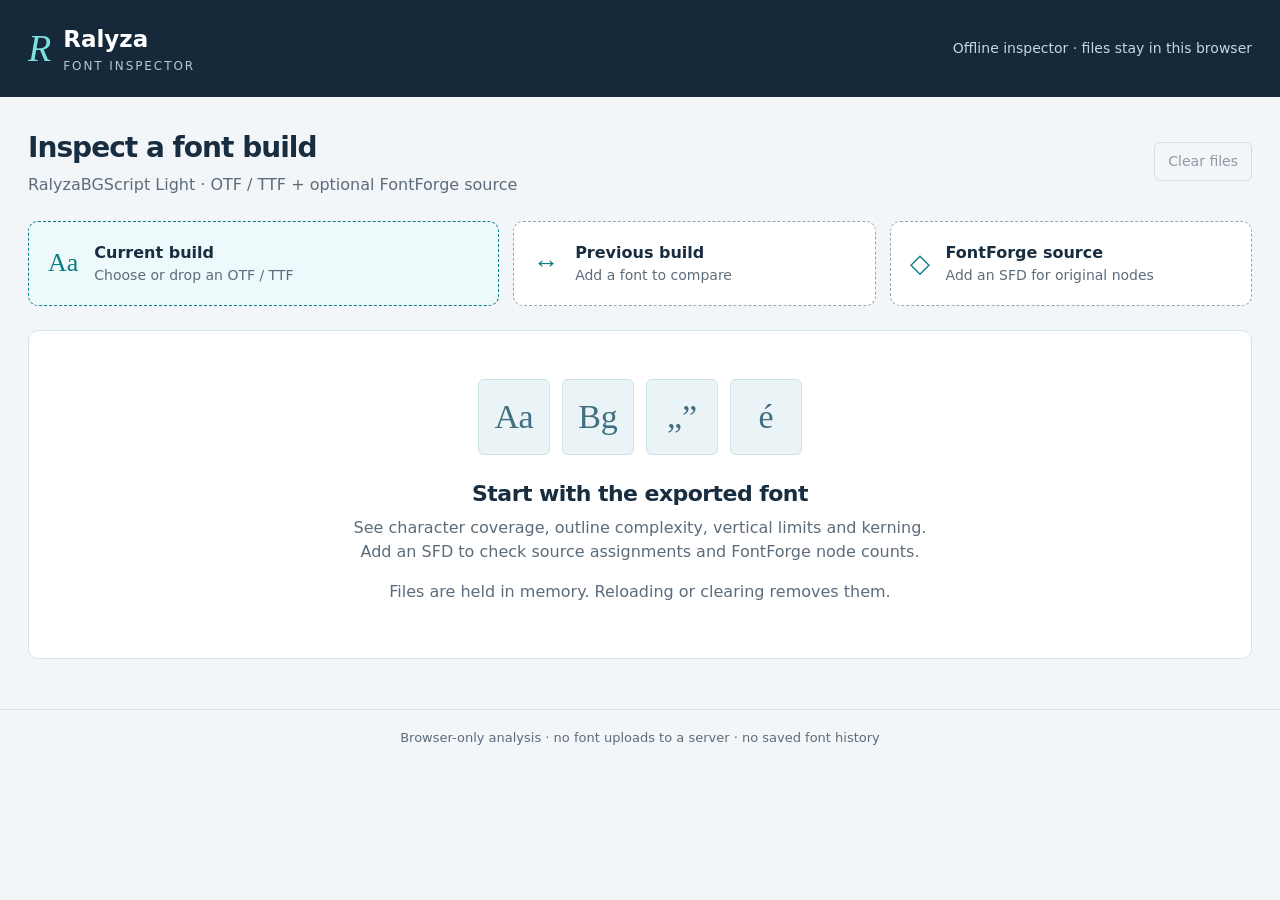
<file: gpt61sol/FontInspector.html>
<!doctype html>
<html lang="en">
<head>
  <meta charset="utf-8"><meta name="viewport" content="width=device-width,initial-scale=1">
  <title>Ralyza · Font Inspector</title>
  <meta name="description" content="Private OTF, TTF and FontForge inspection. Coverage, outlines, metrics, kerning and build comparisons.">
  <meta name="robots" content="noindex,nofollow">
  <meta http-equiv="Content-Security-Policy" content="default-src 'self'; script-src 'unsafe-inline'; style-src 'self' 'unsafe-inline'; font-src 'self' blob: data:; img-src 'self' data:; connect-src 'none'; object-src 'none'; base-uri 'none'; form-action 'none'">
  <link rel="icon" type="image/svg+xml" href="data:image/svg+xml,%3Csvg xmlns='http://www.w3.org/2000/svg' viewBox='0 0 32 32'%3E%3Crect width='32' height='32' rx='7' fill='%2315293a'/%3E%3Ctext x='6' y='25' font-family='serif' font-size='27' fill='%237de0df'%3ER%3C/text%3E%3C/svg%3E">
  <style>:root{color-scheme:light;--ink:#182d40;--muted:#5c6c7a;--line:#d8e2e9;--paper:#fff;--accent:#087d85;--navy:#15293a;--wash:#f2f6f9;--warn:#92500b}*{box-sizing:border-box}body{margin:0;background:var(--wash);color:var(--ink);font:16px/1.5 system-ui,-apple-system,BlinkMacSystemFont,"Segoe UI",sans-serif}header{padding:22px max(28px,calc((100vw - 1360px)/2));background:var(--navy);color:white;display:flex;align-items:center;justify-content:space-between;gap:20px}.brand{display:flex;gap:12px;align-items:center}.mark{font:italic 38px Georgia;color:#7de0df}.brand strong{font-size:23px;font-weight:600}.subbrand{display:block;font-size:12px;letter-spacing:.16em;color:#b5c8d5}.privacy{font-size:14px;color:#c5d6e2}main{max-width:1416px;margin:auto;padding:30px 28px 50px}h1{font-size:28px;letter-spacing:-.035em;margin:0 0 4px}h2{font-size:22px;letter-spacing:-.025em;margin:0 0 6px}h3{font-size:17px;margin:0 0 14px}p{margin:4px 0 16px}small,.muted{color:var(--muted)}.workspace-head,.font-head,.row,.section-head{display:flex;justify-content:space-between;align-items:center;gap:20px}.workspace-head p,.font-head p{color:var(--muted);margin:0}.uploads{display:grid;grid-template-columns:1.3fr 1fr 1fr;gap:14px;margin:24px 0}.upload{position:relative;padding:19px;display:flex;align-items:center;gap:16px;border:1px dashed #91a5b5;border-radius:10px;background:white;cursor:pointer;min-width:0;transition:background .15s}.upload.primary{border-color:var(--accent);background:#edf9fa}.upload:hover,.upload.drag{background:#e3f3f5}.upload:focus-within{outline:3px solid #58bec8;outline-offset:3px}.upload strong,.upload small{display:block}.upload small{font-size:14px;overflow-wrap:anywhere}.upload-icon{font:26px Georgia;color:var(--accent)}.upload input{position:absolute;inset:0;opacity:0;width:100%;cursor:pointer}.font-head{margin:27px 0 18px}.badge,.tag{font-size:13px;border-radius:4px;padding:4px 9px;background:#e2edf1;white-space:nowrap}.stats{display:grid;grid-template-columns:repeat(5,1fr);background:white;border:1px solid var(--line);border-radius:10px;overflow:hidden}.stat{padding:16px 22px;border-right:1px solid var(--line)}.stat:last-child{border:0}.stat strong{font-size:29px;font-weight:600;display:block;letter-spacing:-.03em}.stat span,.stat small{display:block;font-size:14px}.stat small{font-size:12px}.tabs{display:flex;gap:3px;margin-top:26px;border-bottom:1px solid #bdccd7;overflow:auto}.tabs button{border:0;border-bottom:3px solid transparent;border-radius:0;background:transparent;color:var(--muted);padding:13px 18px;white-space:nowrap}.tabs button[aria-selected=true]{color:var(--accent);border-bottom-color:var(--accent);font-weight:600}.panel{padding-top:22px}.card{padding:22px;background:white;border:1px solid var(--line);border-radius:10px;min-width:0}.columns{display:grid;grid-template-columns:1.4fr 1fr;gap:20px}.columns.equal{grid-template-columns:1fr 1fr}.stack{display:grid;gap:20px}.toolbar{display:flex;align-items:end;flex-wrap:wrap;gap:13px;margin-bottom:18px}.toolbar label{display:grid;gap:5px;font-size:14px;color:var(--muted)}.toolbar .grow{flex:1;min-width:200px}input:not([type=file]),select,textarea{font:inherit;color:var(--ink);background:white;border:1px solid #aebfcb;border-radius:6px;padding:9px 11px;max-width:100%}input[type=range]{padding:0;width:150px;accent-color:var(--accent)}input[type=checkbox]{accent-color:var(--accent);width:17px;height:17px}.check{display:flex!important;flex-direction:row;align-items:center;gap:8px!important}textarea{width:100%;resize:vertical;line-height:1.5}.specimen{padding:26px 18px;min-height:150px;overflow-wrap:anywhere;background:linear-gradient(0deg,#fafcfd,#f3f9fa);border-radius:6px;line-height:1.85;font-synthesis:none;font-kerning:normal}.preview-label{font-size:13px;color:var(--muted);margin:10px 0 4px}.coverage-list{display:grid;gap:17px}.coverage-title{display:flex;justify-content:space-between;font-size:14px;margin-bottom:6px}.bar{height:7px;background:#e6edf2;border-radius:8px;overflow:hidden}.bar i{display:block;height:100%;background:var(--accent)}.missing{margin-top:7px;font-size:14px;overflow-wrap:anywhere;color:var(--warn)}.alerts{margin-top:20px}.alert{border-left:3px solid #c4853f;padding:10px 14px;background:#fff8eb;margin:10px 0;font-size:14px}.alert.info{background:#f0f6fa;border-color:#6c94b3}.alert strong{display:block}.alert p{margin:3px 0}.fine{font-size:14px;color:var(--muted)}.empty{background:white;border:1px solid var(--line);border-radius:10px;text-align:center;padding:48px 22px 38px;margin-top:24px}.empty-grid{display:flex;justify-content:center;gap:12px;margin-bottom:22px}.empty-grid span{display:grid;place-items:center;width:72px;height:76px;background:#eaf4f7;border:1px solid #cee1e7;font:34px Georgia;color:#426e82;border-radius:6px}.empty p{color:var(--muted)}button{font:inherit;font-size:14px;color:var(--ink);background:white;border:1px solid #aebfcb;padding:8px 13px;border-radius:6px;cursor:pointer}button:hover{background:#eaf3f6}button:disabled{opacity:.45;cursor:default}button:focus-visible,input:focus-visible,select:focus-visible,textarea:focus-visible{outline:3px solid #58bec8;outline-offset:2px}.quiet{background:transparent}.table-wrap{overflow:auto;max-width:100%}table{border-collapse:collapse;width:100%;font-size:14px;text-align:left}th{font-weight:600;color:var(--muted);background:#f5f8fa;padding:11px 12px;border-bottom:1px solid var(--line);white-space:nowrap}td{padding:10px 12px;border-bottom:1px solid #e7edf2;vertical-align:middle}td.number,th.number{text-align:right;font-variant-numeric:tabular-nums}tbody tr.selectable{cursor:pointer}tbody tr.selectable:hover,tbody tr.selected{background:#edf7f9}code{font:13px/1.5 ui-monospace,SFMono-Regular,Consolas,monospace;color:#4f6374}.glyph-char{font-size:30px;line-height:1.7;min-width:42px}.pager{display:flex;justify-content:space-between;align-items:center;gap:12px;margin-top:16px;font-size:14px;color:var(--muted)}.pager div{display:flex;gap:7px}.glyph-layout{display:grid;grid-template-columns:minmax(0,1fr) 330px;gap:20px}.detail{position:sticky;top:18px;align-self:start}.detail svg{width:100%;height:275px;display:block;background:#f5f9fc;border-radius:6px}.detail dl{display:grid;grid-template-columns:1fr 1fr;gap:7px;font-size:14px}.detail dt{color:var(--muted)}.detail dd{margin:0;text-align:right;overflow-wrap:anywhere}.metric-chart{width:100%;height:290px;background:#f5f9fc;border-radius:6px;display:block}.metric-chart text{font:13px system-ui;fill:var(--muted)}.warn-text{color:var(--warn)}.metrics-table td:first-child{font-weight:600}.mini-title{font-size:14px;color:var(--muted);margin-bottom:5px}.comparison-text{font-synthesis:none;line-height:1.85;overflow-wrap:anywhere}.outline-legend{display:flex;gap:15px;font-size:14px;color:var(--muted);margin:10px 0}.outline-legend span::before{content:"";display:inline-block;width:10px;height:10px;background:var(--accent);margin-right:6px;border-radius:50%}.outline-legend span:last-child::before{background:#cc6681}.trace{font-size:14px;background:#f5f8fa;border-radius:6px;padding:12px;margin-top:12px}.trace p{margin:3px 0}.big-kern{font-size:35px;letter-spacing:-.03em;font-weight:600}.not-found{padding:22px;color:var(--muted);text-align:center}#error{padding:12px 17px;background:#fff0ee;border:1px solid #e3b3ae;border-radius:6px;color:#8b3530}#status{font-size:14px;color:var(--accent);min-height:0}footer{padding:18px 28px;border-top:1px solid var(--line);text-align:center;font-size:13px;color:var(--muted)}[hidden]{display:none!important}.note{background:#edf5f8;border-radius:6px;padding:12px 15px;font-size:14px;color:#4a6375;margin-top:15px}.metric-excess{max-height:250px;overflow:auto}.delta-up{color:var(--warn)}.delta-down{color:var(--accent)}.nowrap{white-space:nowrap}@media(max-width:1000px){.columns,.glyph-layout{grid-template-columns:1fr}.detail{position:static}.detail svg{height:300px}.stats{grid-template-columns:repeat(3,1fr)}.stat{border-bottom:1px solid var(--line)}.uploads{grid-template-columns:1fr 1fr}.upload.primary{grid-column:1/-1}}@media(max-width:600px){header{padding:16px 18px;align-items:start}.privacy{max-width:140px;font-size:12px}main{padding:22px 16px 30px}h1{font-size:24px}.workspace-head{align-items:start;gap:10px}.workspace-head p{font-size:14px}.uploads{grid-template-columns:1fr;gap:10px;margin:20px 0}.upload{padding:15px}.stats{grid-template-columns:repeat(2,1fr)}.stat{padding:12px 15px}.stat strong{font-size:25px}.stat:last-child{grid-column:1/-1}.tabs button{padding:11px 12px}.columns.equal{grid-template-columns:1fr}.card{padding:16px}.toolbar{gap:10px}.toolbar .grow{min-width:100%;width:100%}.empty{padding:28px 15px}.empty-grid{gap:7px}.empty-grid span{width:58px;height:65px;font-size:29px}.row,.section-head{flex-wrap:wrap}.glyph-char{font-size:26px}.font-head{align-items:start}.font-head h2{font-size:20px}th,td{padding:9px}.pager{flex-wrap:wrap}}
</style>
<!-- opentype.js 2.0.0 license
The MIT License (MIT)

Copyright (c) 2020 Frederik De Bleser

Permission is hereby granted, free of charge, to any person obtaining a copy of
this software and associated documentation files (the "Software"), to deal in
the Software without restriction, including without limitation the rights to
use, copy, modify, merge, publish, distribute, sublicense, and/or sell copies of
the Software, and to permit persons to whom the Software is furnished to do so,
subject to the following conditions:

The above copyright notice and this permission notice shall be included in all
copies or substantial portions of the Software.

THE SOFTWARE IS PROVIDED "AS IS", WITHOUT WARRANTY OF ANY KIND, EXPRESS OR
IMPLIED, INCLUDING BUT NOT LIMITED TO THE WARRANTIES OF MERCHANTABILITY, FITNESS
FOR A PARTICULAR PURPOSE AND NONINFRINGEMENT. IN NO EVENT SHALL THE AUTHORS OR
COPYRIGHT HOLDERS BE LIABLE FOR ANY CLAIM, DAMAGES OR OTHER LIABILITY, WHETHER
IN AN ACTION OF CONTRACT, TORT OR OTHERWISE, ARISING FROM, OUT OF OR IN
CONNECTION WITH THE SOFTWARE OR THE USE OR OTHER DEALINGS IN THE SOFTWARE.

-->
</head>
<body>
  <header><div class="brand"><span class="mark">R</span><div><strong>Ralyza</strong><span class="subbrand">FONT INSPECTOR</span></div></div><span class="privacy">Offline inspector · files stay in this browser</span></header>
  <main>
    <section class="workspace-head"><div><h1>Inspect a font build</h1><p>RalyzaBGScript Light · OTF / TTF + optional FontForge source</p></div><button id="clear" class="quiet" disabled>Clear files</button></section>
    <section class="uploads" aria-label="Font files">
      <label class="upload primary" id="current-drop"><span class="upload-icon">Aa</span><span><strong>Current build</strong><small id="current-name">Choose or drop an OTF / TTF</small></span><input id="current-file" type="file" accept=".otf,.ttf" aria-label="Upload current font"></label>
      <label class="upload" id="previous-drop"><span class="upload-icon">↔</span><span><strong>Previous build</strong><small id="previous-name">Add a font to compare</small></span><input id="previous-file" type="file" accept=".otf,.ttf" aria-label="Upload previous font"></label>
      <label class="upload" id="sfd-drop"><span class="upload-icon">◇</span><span><strong>FontForge source</strong><small id="sfd-name">Add an SFD for original nodes</small></span><input id="sfd-file" type="file" accept=".sfd" aria-label="Upload SFD source"></label>
    </section>
    <div id="status" role="status" aria-live="polite"></div>
    <div id="error" role="alert" hidden></div>
    <section id="empty" class="empty"><div class="empty-grid" aria-hidden="true"><span>Аа</span><span>Bg</span><span>„”</span><span>é</span></div><h2>Start with the exported font</h2><p>See character coverage, outline complexity, vertical limits and kerning.<br>Add an SFD to check source assignments and FontForge node counts.</p><p class="muted">Files are held in memory. Reloading or clearing removes them.</p></section>
    <div id="inspector" hidden>
      <section class="font-head"><div><h2 id="font-title"></h2><p id="font-meta"></p></div><span id="format-badge" class="badge"></span></section>
      <section class="stats" id="stats" aria-label="Font summary"></section>
      <nav class="tabs" role="tablist" aria-label="Inspection views">
        <button role="tab" aria-selected="true" aria-controls="overview" id="tab-overview" data-tab="overview">Overview</button>
        <button role="tab" aria-selected="false" aria-controls="glyphs" id="tab-glyphs" data-tab="glyphs" tabindex="-1">Glyphs</button>
        <button role="tab" aria-selected="false" aria-controls="metrics" id="tab-metrics" data-tab="metrics" tabindex="-1">Vertical metrics</button>
        <button role="tab" aria-selected="false" aria-controls="kerning" id="tab-kerning" data-tab="kerning" tabindex="-1">Kerning</button>
        <button role="tab" aria-selected="false" aria-controls="compare" id="tab-compare" data-tab="compare" tabindex="-1">Compare builds</button>
      </nav>
      <section class="panel" role="tabpanel" id="overview" aria-labelledby="tab-overview"></section>
      <section class="panel" role="tabpanel" id="glyphs" aria-labelledby="tab-glyphs" hidden></section>
      <section class="panel" role="tabpanel" id="metrics" aria-labelledby="tab-metrics" hidden></section>
      <section class="panel" role="tabpanel" id="kerning" aria-labelledby="tab-kerning" hidden></section>
      <section class="panel" role="tabpanel" id="compare" aria-labelledby="tab-compare" hidden></section>
    </div>
  </main>
  <footer>Browser-only analysis · no font uploads to a server · no saved font history</footer>
  <script>(()=>{var $n=0,ta=-3;function Tt(){this.table=new Uint16Array(16),this.trans=new Uint16Array(288)}function bs(e,t){this.source=e,this.sourceIndex=0,this.tag=0,this.bitcount=0,this.dest=t,this.destLen=0,this.ltree=new Tt,this.dtree=new Tt}var na=new Tt,ra=new Tt,Gn=new Uint8Array(30),Hn=new Uint16Array(30),aa=new Uint8Array(30),sa=new Uint16Array(30),Ss=new Uint8Array([16,17,18,0,8,7,9,6,10,5,11,4,12,3,13,2,14,1,15]),pr=new Tt,Ae=new Uint8Array(320);function ia(e,t,n,r){var a,s;for(a=0;a<n;++a)e[a]=0;for(a=0;a<30-n;++a)e[a+n]=a/n|0;for(s=r,a=0;a<30;++a)t[a]=s,s+=1<<e[a]}function Ts(e,t){var n;for(n=0;n<7;++n)e.table[n]=0;for(e.table[7]=24,e.table[8]=152,e.table[9]=112,n=0;n<24;++n)e.trans[n]=256+n;for(n=0;n<144;++n)e.trans[24+n]=n;for(n=0;n<8;++n)e.trans[168+n]=280+n;for(n=0;n<112;++n)e.trans[176+n]=144+n;for(n=0;n<5;++n)t.table[n]=0;for(t.table[5]=32,n=0;n<32;++n)t.trans[n]=n}var cr=new Uint16Array(16);function vn(e,t,n,r){var a,s;for(a=0;a<16;++a)e.table[a]=0;for(a=0;a<r;++a)e.table[t[n+a]]++;for(e.table[0]=0,s=0,a=0;a<16;++a)cr[a]=s,s+=e.table[a];for(a=0;a<r;++a)t[n+a]&&(e.trans[cr[t[n+a]]++]=a)}function Cs(e){e.bitcount--||(e.tag=e.source[e.sourceIndex++],e.bitcount=7);var t=e.tag&1;return e.tag>>>=1,t}function Ie(e,t,n){if(!t)return n;for(;e.bitcount<24;)e.tag|=e.source[e.sourceIndex++]<<e.bitcount,e.bitcount+=8;var r=e.tag&65535>>>16-t;return e.tag>>>=t,e.bitcount-=t,r+n}function En(e,t){for(;e.bitcount<24;)e.tag|=e.source[e.sourceIndex++]<<e.bitcount,e.bitcount+=8;var n=0,r=0,a=0,s=e.tag;do r=2*r+(s&1),s>>>=1,++a,n+=t.table[a],r-=t.table[a];while(r>=0);return e.tag=s,e.bitcount-=a,t.trans[n+r]}function ks(e,t,n){var r,a,s,i,o,l;for(r=Ie(e,5,257),a=Ie(e,5,1),s=Ie(e,4,4),i=0;i<19;++i)Ae[i]=0;for(i=0;i<s;++i){var u=Ie(e,3,0);Ae[Ss[i]]=u}for(vn(pr,Ae,0,19),o=0;o<r+a;){var p=En(e,pr);switch(p){case 16:var h=Ae[o-1];for(l=Ie(e,2,3);l;--l)Ae[o++]=h;break;case 17:for(l=Ie(e,3,3);l;--l)Ae[o++]=0;break;case 18:for(l=Ie(e,7,11);l;--l)Ae[o++]=0;break;default:Ae[o++]=p;break}}vn(t,Ae,0,r),vn(n,Ae,r,a)}function hr(e,t,n){for(;;){var r=En(e,t);if(r===256)return $n;if(r<256)e.dest[e.destLen++]=r;else{var a,s,i,o;for(r-=257,a=Ie(e,Gn[r],Hn[r]),s=En(e,n),i=e.destLen-Ie(e,aa[s],sa[s]),o=i;o<i+a;++o)e.dest[e.destLen++]=e.dest[o]}}}function Os(e){for(var t,n,r;e.bitcount>8;)e.sourceIndex--,e.bitcount-=8;if(t=e.source[e.sourceIndex+1],t=256*t+e.source[e.sourceIndex],n=e.source[e.sourceIndex+3],n=256*n+e.source[e.sourceIndex+2],t!==(~n&65535))return ta;for(e.sourceIndex+=4,r=t;r;--r)e.dest[e.destLen++]=e.source[e.sourceIndex++];return e.bitcount=0,$n}function oa(e,t){var n=new bs(e,t),r,a,s;do{switch(r=Cs(n),a=Ie(n,2,0),a){case 0:s=Os(n);break;case 1:s=hr(n,na,ra);break;case 2:ks(n,n.ltree,n.dtree),s=hr(n,n.ltree,n.dtree);break;default:s=ta}if(s!==$n)throw new Error("Data error")}while(!r);return n.destLen<n.dest.length?typeof n.dest.slice=="function"?n.dest.slice(0,n.destLen):n.dest.subarray(0,n.destLen):n.dest}Ts(na,ra);ia(Gn,Hn,4,3);ia(aa,sa,2,1);Gn[28]=0;Hn[28]=258;function lt(e,t,n,r,a){return Math.pow(1-a,3)*e+3*Math.pow(1-a,2)*a*t+3*(1-a)*Math.pow(a,2)*n+Math.pow(a,3)*r}function tt(){this.x1=Number.NaN,this.y1=Number.NaN,this.x2=Number.NaN,this.y2=Number.NaN}tt.prototype.isEmpty=function(){return isNaN(this.x1)||isNaN(this.y1)||isNaN(this.x2)||isNaN(this.y2)};tt.prototype.addPoint=function(e,t){typeof e=="number"&&((isNaN(this.x1)||isNaN(this.x2))&&(this.x1=e,this.x2=e),e<this.x1&&(this.x1=e),e>this.x2&&(this.x2=e)),typeof t=="number"&&((isNaN(this.y1)||isNaN(this.y2))&&(this.y1=t,this.y2=t),t<this.y1&&(this.y1=t),t>this.y2&&(this.y2=t))};tt.prototype.addX=function(e){this.addPoint(e,null)};tt.prototype.addY=function(e){this.addPoint(null,e)};tt.prototype.addBezier=function(e,t,n,r,a,s,i,o){let l=[e,t],u=[n,r],p=[a,s],h=[i,o];this.addPoint(e,t),this.addPoint(i,o);for(let c=0;c<=1;c++){let d=6*l[c]-12*u[c]+6*p[c],f=-3*l[c]+9*u[c]-9*p[c]+3*h[c],g=3*u[c]-3*l[c];if(f===0){if(d===0)continue;let R=-g/d;0<R&&R<1&&(c===0&&this.addX(lt(l[c],u[c],p[c],h[c],R)),c===1&&this.addY(lt(l[c],u[c],p[c],h[c],R)));continue}let y=Math.pow(d,2)-4*g*f;if(y<0)continue;let C=(-d+Math.sqrt(y))/(2*f);0<C&&C<1&&(c===0&&this.addX(lt(l[c],u[c],p[c],h[c],C)),c===1&&this.addY(lt(l[c],u[c],p[c],h[c],C)));let S=(-d-Math.sqrt(y))/(2*f);0<S&&S<1&&(c===0&&this.addX(lt(l[c],u[c],p[c],h[c],S)),c===1&&this.addY(lt(l[c],u[c],p[c],h[c],S)))}};tt.prototype.addQuad=function(e,t,n,r,a,s){let i=e+.6666666666666666*(n-e),o=t+2/3*(r-t),l=i+1/3*(a-e),u=o+1/3*(s-t);this.addBezier(e,t,i,o,l,u,a,s)};var la=tt;function K(){this.commands=[],this.fill="black",this.stroke=null,this.strokeWidth=1}var bt={};function ua(e,t){let n=Math.floor(e),r=e-n;if(bt[t]||(bt[t]={}),bt[t][r]!==void 0){let s=bt[t][r];return n+s}let a=+(Math.round(r+"e+"+t)+"e-"+t);return bt[t][r]=a,n+a}function pa(e){let t=[[]],n=0,r=0;for(let a=0;a<e.length;a+=1){let s=t[t.length-1],i=e[a],o=s[0],l=s[1],u=s[s.length-1],p=e[a+1];s.push(i),i.type==="M"?(n=i.x,r=i.y):i.type==="L"&&(!p||p.type==="Z")?Math.abs(i.x-n)>1||Math.abs(i.y-r)>1||s.pop():i.type==="L"&&u&&u.x===i.x&&u.y===i.y?s.pop():i.type==="Z"&&(o&&l&&u&&o.type==="M"&&l.type==="L"&&u.type==="L"&&u.x===o.x&&u.y===o.y&&(s.shift(),s[0].type="M"),a+1<e.length&&t.push([]))}return e=[].concat.apply([],t),e}function ws(e){return Object.assign({},{decimalPlaces:2,optimize:!0,flipY:!0,flipYBase:void 0,scale:1,x:0,y:0},e)}function Us(e){return parseInt(e)===e&&(e={decimalPlaces:e,flipY:!1}),Object.assign({},{decimalPlaces:2,optimize:!0,flipY:!0,flipYBase:void 0},e)}K.prototype.fromSVG=function(e,t={}){typeof SVGPathElement<"u"&&e instanceof SVGPathElement&&(e=e.getAttribute("d")),t=ws(t),this.commands=[];let n="0123456789",r="MmLlQqCcZzHhVv",a="SsTtAa",s="-+",i={},o=[""],l=!1;function u(f){return f.filter(g=>g.length).map(g=>{let y=parseFloat(g);return(t.decimalPlaces||t.decimalPlaces===0)&&(y=ua(y,t.decimalPlaces)),y})}function p(f){if(!this.commands.length)return f;let g=this.commands[this.commands.length-1];for(let y=0;y<f.length;y++)f[y]+=g[y&1?"y":"x"];return f}function h(){if(i.type===void 0)return;let f=i.type.toUpperCase(),g=f!=="Z"&&i.type.toUpperCase()!==i.type,y=u(o);if(o=[""],!y.length&&f!=="Z")return;g&&f!=="H"&&f!=="V"&&(y=p.apply(this,[y]));let C=this.commands.length&&this.commands[this.commands.length-1].x||0,S=this.commands.length&&this.commands[this.commands.length-1].y||0;switch(f){case"M":this.moveTo(...y);break;case"L":this.lineTo(...y);break;case"V":for(let R=0;R<y.length;R++){let P=0;g&&(P=this.commands.length&&this.commands[this.commands.length-1].y||0),this.lineTo(C,y[R]+P)}break;case"H":for(let R=0;R<y.length;R++){let P=0;g&&(P=this.commands.length&&this.commands[this.commands.length-1].x||0),this.lineTo(y[R]+P,S)}break;case"C":this.bezierCurveTo(...y);break;case"Q":this.quadraticCurveTo(...y);break;case"Z":(this.commands.length<1||this.commands[this.commands.length-1].type!=="Z")&&this.close();break}if(this.commands.length)for(let R in this.commands[this.commands.length-1])this.commands[this.commands.length-1][R]===void 0&&(this.commands[this.commands.length-1][R]=0)}for(let f=0;f<e.length;f++){let g=e.charAt(f),y=o[o.length-1];if(n.indexOf(g)>-1)o[o.length-1]+=g;else if(s.indexOf(g)>-1)if(!i.type&&!this.commands.length&&(i.type="L"),g==="-")!i.type||y.indexOf("-")>0?l=!0:y.length?o.push("-"):o[o.length-1]=g;else if(!i.type||y.length>0)l=!0;else continue;else if(r.indexOf(g)>-1)i.type?(h.apply(this),i={type:g}):i.type=g;else{if(a.indexOf(g)>-1)throw new Error("Unsupported path command: "+g+". Currently supported commands are "+r.split("").join(", ")+".");` ,	
\r\f\v`.indexOf(g)>-1?o.push(""):g==="."?!i.type||y.indexOf(g)>-1?l=!0:o[o.length-1]+=g:l=!0}if(l)throw new Error("Unexpected character: "+g+" at offset "+f)}h.apply(this),t.optimize&&(this.commands=pa(this.commands));let c=t.flipY,d=t.flipYBase;if(c===!0&&t.flipYBase===void 0){let f=this.getBoundingBox();d=f.y1+f.y2}for(let f in this.commands){let g=this.commands[f];for(let y in g)["x","x1","x2"].includes(y)?this.commands[f][y]=t.x+g[y]*t.scale:["y","y1","y2"].includes(y)&&(this.commands[f][y]=t.y+(c?d-g[y]:g[y])*t.scale)}return this};K.fromSVG=function(e,t){return new K().fromSVG(e,t)};K.prototype.moveTo=function(e,t){this.commands.push({type:"M",x:e,y:t})};K.prototype.lineTo=function(e,t){this.commands.push({type:"L",x:e,y:t})};K.prototype.curveTo=K.prototype.bezierCurveTo=function(e,t,n,r,a,s){this.commands.push({type:"C",x1:e,y1:t,x2:n,y2:r,x:a,y:s})};K.prototype.quadTo=K.prototype.quadraticCurveTo=function(e,t,n,r){this.commands.push({type:"Q",x1:e,y1:t,x:n,y:r})};K.prototype.close=K.prototype.closePath=function(){this.commands.push({type:"Z"})};K.prototype.extend=function(e){if(e.commands)e=e.commands;else if(e instanceof la){let t=e;this.moveTo(t.x1,t.y1),this.lineTo(t.x2,t.y1),this.lineTo(t.x2,t.y2),this.lineTo(t.x1,t.y2),this.close();return}Array.prototype.push.apply(this.commands,e)};K.prototype.getBoundingBox=function(){let e=new la,t=0,n=0,r=0,a=0;for(let s=0;s<this.commands.length;s++){let i=this.commands[s];switch(i.type){case"M":e.addPoint(i.x,i.y),t=r=i.x,n=a=i.y;break;case"L":e.addPoint(i.x,i.y),r=i.x,a=i.y;break;case"Q":e.addQuad(r,a,i.x1,i.y1,i.x,i.y),r=i.x,a=i.y;break;case"C":e.addBezier(r,a,i.x1,i.y1,i.x2,i.y2,i.x,i.y),r=i.x,a=i.y;break;case"Z":r=t,a=n;break;default:throw new Error("Unexpected path command "+i.type)}}return e.isEmpty()&&e.addPoint(0,0),e};K.prototype.draw=function(e){let t=this._layers;if(t&&t.length){for(let r=0;r<t.length;r++)this.draw.call(t[r],e);return}let n=this._image;if(n){e.drawImage(n.image,n.x,n.y,n.width,n.height);return}e.beginPath();for(let r=0;r<this.commands.length;r+=1){let a=this.commands[r];a.type==="M"?e.moveTo(a.x,a.y):a.type==="L"?e.lineTo(a.x,a.y):a.type==="C"?e.bezierCurveTo(a.x1,a.y1,a.x2,a.y2,a.x,a.y):a.type==="Q"?e.quadraticCurveTo(a.x1,a.y1,a.x,a.y):a.type==="Z"&&this.stroke&&this.strokeWidth&&e.closePath()}this.fill&&(e.fillStyle=this.fill,e.fill()),this.stroke&&(e.strokeStyle=this.stroke,e.lineWidth=this.strokeWidth,e.stroke())};K.prototype.toPathData=function(e){e=Us(e);function t(o){let l=ua(o,e.decimalPlaces);return Math.round(o)===l?""+l:l.toFixed(e.decimalPlaces)}function n(){let o="";for(let l=0;l<arguments.length;l+=1){let u=arguments[l];u>=0&&l>0&&(o+=" "),o+=t(u)}return o}let r=this.commands;e.optimize&&(r=JSON.parse(JSON.stringify(this.commands)),r=pa(r));let a=e.flipY,s=e.flipYBase;if(a===!0&&s===void 0){let o=new K;o.extend(r);let l=o.getBoundingBox();s=l.y1+l.y2}let i="";for(let o=0;o<r.length;o+=1){let l=r[o];l.type==="M"?i+="M"+n(l.x,a?s-l.y:l.y):l.type==="L"?i+="L"+n(l.x,a?s-l.y:l.y):l.type==="C"?i+="C"+n(l.x1,a?s-l.y1:l.y1,l.x2,a?s-l.y2:l.y2,l.x,a?s-l.y:l.y):l.type==="Q"?i+="Q"+n(l.x1,a?s-l.y1:l.y1,l.x,a?s-l.y:l.y):l.type==="Z"&&(i+="Z")}return i};K.prototype.toSVG=function(e,t){this._layers&&this._layers.length&&console.warn("toSVG() does not support colr font layers yet"),this._image&&console.warn("toSVG() does not support SVG glyphs yet"),t||(t=this.toPathData(e));let n='<path d="';return n+=t,n+='"',this.fill!==void 0&&this.fill!=="black"&&(this.fill===null?n+=' fill="none"':n+=' fill="'+this.fill+'"'),this.stroke&&(n+=' stroke="'+this.stroke+'" stroke-width="'+this.strokeWidth+'"'),n+="/>",n};K.prototype.toDOMElement=function(e,t){this._layers&&this._layers.length&&console.warn("toDOMElement() does not support colr font layers yet"),t||(t=this.toPathData(e));let n=document.createElementNS("http://www.w3.org/2000/svg","path");return n.setAttribute("d",t),this.fill!==void 0&&this.fill!=="black"&&(this.fill===null?n.setAttribute("fill","none"):n.setAttribute("fill",this.fill)),this.stroke&&(n.setAttribute("stroke",this.stroke),n.setAttribute("stroke-width",this.strokeWidth)),n};var ht=K;function ca(e){throw new Error(e)}function fr(e,t){e||ca(t)}var F={fail:ca,argument:fr,assert:fr},dr=32768,gr=2147483648,Es=-32768,As=32767+1/65536,ft={},k={},B={};function ke(e){return function(){return e}}k.BYTE=function(e){return F.argument(e>=0&&e<=255,"Byte value should be between 0 and 255."),[e]};B.BYTE=ke(1);k.CHAR=function(e){return[e.charCodeAt(0)]};B.CHAR=ke(1);k.CHARARRAY=function(e){(e===null||typeof e>"u")&&(e="",console.warn("CHARARRAY with undefined or null value encountered and treated as an empty string. This is probably caused by a missing glyph name."));let t=[];for(let n=0;n<e.length;n+=1)t[n]=e.charCodeAt(n);return t};B.CHARARRAY=function(e){return typeof e>"u"?0:e.length};k.USHORT=function(e){return[e>>8&255,e&255]};B.USHORT=ke(2);k.SHORT=function(e){return e>=dr&&(e=-(2*dr-e)),[e>>8&255,e&255]};B.SHORT=ke(2);k.UINT24=function(e){return[e>>16&255,e>>8&255,e&255]};B.UINT24=ke(3);k.ULONG=function(e){return[e>>24&255,e>>16&255,e>>8&255,e&255]};B.ULONG=ke(4);k.LONG=function(e){return e>=gr&&(e=-(2*gr-e)),[e>>24&255,e>>16&255,e>>8&255,e&255]};B.LONG=ke(4);k.FLOAT=function(e){if(e>As||e<Es)throw new Error(`Value ${e} is outside the range of representable values in 16.16 format`);let t=Math.round(e*65536)<<0;return k.ULONG(t)};B.FLOAT=B.ULONG;k.FIXED=k.ULONG;B.FIXED=B.ULONG;k.FWORD=k.SHORT;B.FWORD=B.SHORT;k.UFWORD=k.USHORT;B.UFWORD=B.USHORT;k.F2DOT14=function(e){return k.USHORT(e*16384)};B.F2DOT14=B.USHORT;k.LONGDATETIME=function(e){return[0,0,0,0,e>>24&255,e>>16&255,e>>8&255,e&255]};B.LONGDATETIME=ke(8);k.TAG=function(e){return F.argument(e.length===4,"Tag should be exactly 4 ASCII characters."),[e.charCodeAt(0),e.charCodeAt(1),e.charCodeAt(2),e.charCodeAt(3)]};B.TAG=ke(4);k.Card8=k.BYTE;B.Card8=B.BYTE;k.Card16=k.USHORT;B.Card16=B.USHORT;k.OffSize=k.BYTE;B.OffSize=B.BYTE;k.SID=k.USHORT;B.SID=B.USHORT;k.NUMBER=function(e){return e>=-107&&e<=107?[e+139]:e>=108&&e<=1131?(e=e-108,[(e>>8)+247,e&255]):e>=-1131&&e<=-108?(e=-e-108,[(e>>8)+251,e&255]):e>=-32768&&e<=32767?k.NUMBER16(e):k.NUMBER32(e)};B.NUMBER=function(e){return k.NUMBER(e).length};k.NUMBER16=function(e){return[28,e>>8&255,e&255]};B.NUMBER16=ke(3);k.NUMBER32=function(e){return[29,e>>24&255,e>>16&255,e>>8&255,e&255]};B.NUMBER32=ke(5);k.REAL=function(e){let t=e.toString(),n=/\.(\d*?)(?:9{5,20}|0{5,20})\d{0,2}(?:e(.+)|$)/.exec(t);if(n){let s=parseFloat("1e"+((n[2]?+n[2]:0)+n[1].length));t=(Math.round(e*s)/s).toString()}let r="";for(let s=0,i=t.length;s<i;s+=1){let o=t[s];o==="e"?r+=t[++s]==="-"?"c":"b":o==="."?r+="a":o==="-"?r+="e":r+=o}r+=r.length&1?"f":"ff";let a=[30];for(let s=0,i=r.length;s<i;s+=2)a.push(parseInt(r.substr(s,2),16));return a};B.REAL=function(e){return k.REAL(e).length};k.NAME=k.CHARARRAY;B.NAME=B.CHARARRAY;k.STRING=k.CHARARRAY;B.STRING=B.CHARARRAY;ft.UTF8=function(e,t,n){let r=[],a=n;for(let s=0;s<a;s++,t+=1)r[s]=e.getUint8(t);return String.fromCharCode.apply(null,r)};ft.UTF16=function(e,t,n){let r=[],a=n/2;for(let s=0;s<a;s++,t+=2)r[s]=e.getUint16(t);return String.fromCharCode.apply(null,r)};k.UTF16=function(e){let t=[];for(let n=0;n<e.length;n+=1){let r=e.charCodeAt(n);t[t.length]=r>>8&255,t[t.length]=r&255}return t};B.UTF16=function(e){return e.length*2};var Vt={"x-mac-croatian":"\xC4\xC5\xC7\xC9\xD1\xD6\xDC\xE1\xE0\xE2\xE4\xE3\xE5\xE7\xE9\xE8\xEA\xEB\xED\xEC\xEE\xEF\xF1\xF3\xF2\xF4\xF6\xF5\xFA\xF9\xFB\xFC\u2020\xB0\xA2\xA3\xA7\u2022\xB6\xDF\xAE\u0160\u2122\xB4\xA8\u2260\u017D\xD8\u221E\xB1\u2264\u2265\u2206\xB5\u2202\u2211\u220F\u0161\u222B\xAA\xBA\u03A9\u017E\xF8\xBF\xA1\xAC\u221A\u0192\u2248\u0106\xAB\u010C\u2026\xA0\xC0\xC3\xD5\u0152\u0153\u0110\u2014\u201C\u201D\u2018\u2019\xF7\u25CA\uF8FF\xA9\u2044\u20AC\u2039\u203A\xC6\xBB\u2013\xB7\u201A\u201E\u2030\xC2\u0107\xC1\u010D\xC8\xCD\xCE\xCF\xCC\xD3\xD4\u0111\xD2\xDA\xDB\xD9\u0131\u02C6\u02DC\xAF\u03C0\xCB\u02DA\xB8\xCA\xE6\u02C7","x-mac-cyrillic":"\u0410\u0411\u0412\u0413\u0414\u0415\u0416\u0417\u0418\u0419\u041A\u041B\u041C\u041D\u041E\u041F\u0420\u0421\u0422\u0423\u0424\u0425\u0426\u0427\u0428\u0429\u042A\u042B\u042C\u042D\u042E\u042F\u2020\xB0\u0490\xA3\xA7\u2022\xB6\u0406\xAE\xA9\u2122\u0402\u0452\u2260\u0403\u0453\u221E\xB1\u2264\u2265\u0456\xB5\u0491\u0408\u0404\u0454\u0407\u0457\u0409\u0459\u040A\u045A\u0458\u0405\xAC\u221A\u0192\u2248\u2206\xAB\xBB\u2026\xA0\u040B\u045B\u040C\u045C\u0455\u2013\u2014\u201C\u201D\u2018\u2019\xF7\u201E\u040E\u045E\u040F\u045F\u2116\u0401\u0451\u044F\u0430\u0431\u0432\u0433\u0434\u0435\u0436\u0437\u0438\u0439\u043A\u043B\u043C\u043D\u043E\u043F\u0440\u0441\u0442\u0443\u0444\u0445\u0446\u0447\u0448\u0449\u044A\u044B\u044C\u044D\u044E","x-mac-gaelic":"\xC4\xC5\xC7\xC9\xD1\xD6\xDC\xE1\xE0\xE2\xE4\xE3\xE5\xE7\xE9\xE8\xEA\xEB\xED\xEC\xEE\xEF\xF1\xF3\xF2\xF4\xF6\xF5\xFA\xF9\xFB\xFC\u2020\xB0\xA2\xA3\xA7\u2022\xB6\xDF\xAE\xA9\u2122\xB4\xA8\u2260\xC6\xD8\u1E02\xB1\u2264\u2265\u1E03\u010A\u010B\u1E0A\u1E0B\u1E1E\u1E1F\u0120\u0121\u1E40\xE6\xF8\u1E41\u1E56\u1E57\u027C\u0192\u017F\u1E60\xAB\xBB\u2026\xA0\xC0\xC3\xD5\u0152\u0153\u2013\u2014\u201C\u201D\u2018\u2019\u1E61\u1E9B\xFF\u0178\u1E6A\u20AC\u2039\u203A\u0176\u0177\u1E6B\xB7\u1EF2\u1EF3\u204A\xC2\xCA\xC1\xCB\xC8\xCD\xCE\xCF\xCC\xD3\xD4\u2663\xD2\xDA\xDB\xD9\u0131\xDD\xFD\u0174\u0175\u1E84\u1E85\u1E80\u1E81\u1E82\u1E83","x-mac-greek":"\xC4\xB9\xB2\xC9\xB3\xD6\xDC\u0385\xE0\xE2\xE4\u0384\xA8\xE7\xE9\xE8\xEA\xEB\xA3\u2122\xEE\xEF\u2022\xBD\u2030\xF4\xF6\xA6\u20AC\xF9\xFB\xFC\u2020\u0393\u0394\u0398\u039B\u039E\u03A0\xDF\xAE\xA9\u03A3\u03AA\xA7\u2260\xB0\xB7\u0391\xB1\u2264\u2265\xA5\u0392\u0395\u0396\u0397\u0399\u039A\u039C\u03A6\u03AB\u03A8\u03A9\u03AC\u039D\xAC\u039F\u03A1\u2248\u03A4\xAB\xBB\u2026\xA0\u03A5\u03A7\u0386\u0388\u0153\u2013\u2015\u201C\u201D\u2018\u2019\xF7\u0389\u038A\u038C\u038E\u03AD\u03AE\u03AF\u03CC\u038F\u03CD\u03B1\u03B2\u03C8\u03B4\u03B5\u03C6\u03B3\u03B7\u03B9\u03BE\u03BA\u03BB\u03BC\u03BD\u03BF\u03C0\u03CE\u03C1\u03C3\u03C4\u03B8\u03C9\u03C2\u03C7\u03C5\u03B6\u03CA\u03CB\u0390\u03B0\xAD","x-mac-icelandic":"\xC4\xC5\xC7\xC9\xD1\xD6\xDC\xE1\xE0\xE2\xE4\xE3\xE5\xE7\xE9\xE8\xEA\xEB\xED\xEC\xEE\xEF\xF1\xF3\xF2\xF4\xF6\xF5\xFA\xF9\xFB\xFC\xDD\xB0\xA2\xA3\xA7\u2022\xB6\xDF\xAE\xA9\u2122\xB4\xA8\u2260\xC6\xD8\u221E\xB1\u2264\u2265\xA5\xB5\u2202\u2211\u220F\u03C0\u222B\xAA\xBA\u03A9\xE6\xF8\xBF\xA1\xAC\u221A\u0192\u2248\u2206\xAB\xBB\u2026\xA0\xC0\xC3\xD5\u0152\u0153\u2013\u2014\u201C\u201D\u2018\u2019\xF7\u25CA\xFF\u0178\u2044\u20AC\xD0\xF0\xDE\xFE\xFD\xB7\u201A\u201E\u2030\xC2\xCA\xC1\xCB\xC8\xCD\xCE\xCF\xCC\xD3\xD4\uF8FF\xD2\xDA\xDB\xD9\u0131\u02C6\u02DC\xAF\u02D8\u02D9\u02DA\xB8\u02DD\u02DB\u02C7","x-mac-inuit":"\u1403\u1404\u1405\u1406\u140A\u140B\u1431\u1432\u1433\u1434\u1438\u1439\u1449\u144E\u144F\u1450\u1451\u1455\u1456\u1466\u146D\u146E\u146F\u1470\u1472\u1473\u1483\u148B\u148C\u148D\u148E\u1490\u1491\xB0\u14A1\u14A5\u14A6\u2022\xB6\u14A7\xAE\xA9\u2122\u14A8\u14AA\u14AB\u14BB\u14C2\u14C3\u14C4\u14C5\u14C7\u14C8\u14D0\u14EF\u14F0\u14F1\u14F2\u14F4\u14F5\u1505\u14D5\u14D6\u14D7\u14D8\u14DA\u14DB\u14EA\u1528\u1529\u152A\u152B\u152D\u2026\xA0\u152E\u153E\u1555\u1556\u1557\u2013\u2014\u201C\u201D\u2018\u2019\u1558\u1559\u155A\u155D\u1546\u1547\u1548\u1549\u154B\u154C\u1550\u157F\u1580\u1581\u1582\u1583\u1584\u1585\u158F\u1590\u1591\u1592\u1593\u1594\u1595\u1671\u1672\u1673\u1674\u1675\u1676\u1596\u15A0\u15A1\u15A2\u15A3\u15A4\u15A5\u15A6\u157C\u0141\u0142","x-mac-ce":"\xC4\u0100\u0101\xC9\u0104\xD6\xDC\xE1\u0105\u010C\xE4\u010D\u0106\u0107\xE9\u0179\u017A\u010E\xED\u010F\u0112\u0113\u0116\xF3\u0117\xF4\xF6\xF5\xFA\u011A\u011B\xFC\u2020\xB0\u0118\xA3\xA7\u2022\xB6\xDF\xAE\xA9\u2122\u0119\xA8\u2260\u0123\u012E\u012F\u012A\u2264\u2265\u012B\u0136\u2202\u2211\u0142\u013B\u013C\u013D\u013E\u0139\u013A\u0145\u0146\u0143\xAC\u221A\u0144\u0147\u2206\xAB\xBB\u2026\xA0\u0148\u0150\xD5\u0151\u014C\u2013\u2014\u201C\u201D\u2018\u2019\xF7\u25CA\u014D\u0154\u0155\u0158\u2039\u203A\u0159\u0156\u0157\u0160\u201A\u201E\u0161\u015A\u015B\xC1\u0164\u0165\xCD\u017D\u017E\u016A\xD3\xD4\u016B\u016E\xDA\u016F\u0170\u0171\u0172\u0173\xDD\xFD\u0137\u017B\u0141\u017C\u0122\u02C7",macintosh:"\xC4\xC5\xC7\xC9\xD1\xD6\xDC\xE1\xE0\xE2\xE4\xE3\xE5\xE7\xE9\xE8\xEA\xEB\xED\xEC\xEE\xEF\xF1\xF3\xF2\xF4\xF6\xF5\xFA\xF9\xFB\xFC\u2020\xB0\xA2\xA3\xA7\u2022\xB6\xDF\xAE\xA9\u2122\xB4\xA8\u2260\xC6\xD8\u221E\xB1\u2264\u2265\xA5\xB5\u2202\u2211\u220F\u03C0\u222B\xAA\xBA\u03A9\xE6\xF8\xBF\xA1\xAC\u221A\u0192\u2248\u2206\xAB\xBB\u2026\xA0\xC0\xC3\xD5\u0152\u0153\u2013\u2014\u201C\u201D\u2018\u2019\xF7\u25CA\xFF\u0178\u2044\u20AC\u2039\u203A\uFB01\uFB02\u2021\xB7\u201A\u201E\u2030\xC2\xCA\xC1\xCB\xC8\xCD\xCE\xCF\xCC\xD3\xD4\uF8FF\xD2\xDA\xDB\xD9\u0131\u02C6\u02DC\xAF\u02D8\u02D9\u02DA\xB8\u02DD\u02DB\u02C7","x-mac-romanian":"\xC4\xC5\xC7\xC9\xD1\xD6\xDC\xE1\xE0\xE2\xE4\xE3\xE5\xE7\xE9\xE8\xEA\xEB\xED\xEC\xEE\xEF\xF1\xF3\xF2\xF4\xF6\xF5\xFA\xF9\xFB\xFC\u2020\xB0\xA2\xA3\xA7\u2022\xB6\xDF\xAE\xA9\u2122\xB4\xA8\u2260\u0102\u0218\u221E\xB1\u2264\u2265\xA5\xB5\u2202\u2211\u220F\u03C0\u222B\xAA\xBA\u03A9\u0103\u0219\xBF\xA1\xAC\u221A\u0192\u2248\u2206\xAB\xBB\u2026\xA0\xC0\xC3\xD5\u0152\u0153\u2013\u2014\u201C\u201D\u2018\u2019\xF7\u25CA\xFF\u0178\u2044\u20AC\u2039\u203A\u021A\u021B\u2021\xB7\u201A\u201E\u2030\xC2\xCA\xC1\xCB\xC8\xCD\xCE\xCF\xCC\xD3\xD4\uF8FF\xD2\xDA\xDB\xD9\u0131\u02C6\u02DC\xAF\u02D8\u02D9\u02DA\xB8\u02DD\u02DB\u02C7","x-mac-turkish":"\xC4\xC5\xC7\xC9\xD1\xD6\xDC\xE1\xE0\xE2\xE4\xE3\xE5\xE7\xE9\xE8\xEA\xEB\xED\xEC\xEE\xEF\xF1\xF3\xF2\xF4\xF6\xF5\xFA\xF9\xFB\xFC\u2020\xB0\xA2\xA3\xA7\u2022\xB6\xDF\xAE\xA9\u2122\xB4\xA8\u2260\xC6\xD8\u221E\xB1\u2264\u2265\xA5\xB5\u2202\u2211\u220F\u03C0\u222B\xAA\xBA\u03A9\xE6\xF8\xBF\xA1\xAC\u221A\u0192\u2248\u2206\xAB\xBB\u2026\xA0\xC0\xC3\xD5\u0152\u0153\u2013\u2014\u201C\u201D\u2018\u2019\xF7\u25CA\xFF\u0178\u011E\u011F\u0130\u0131\u015E\u015F\u2021\xB7\u201A\u201E\u2030\xC2\xCA\xC1\xCB\xC8\xCD\xCE\xCF\xCC\xD3\xD4\uF8FF\xD2\xDA\xDB\xD9\uF8A0\u02C6\u02DC\xAF\u02D8\u02D9\u02DA\xB8\u02DD\u02DB\u02C7"};ft.MACSTRING=function(e,t,n,r){let a=Vt[r];if(a===void 0)return;let s="";for(let i=0;i<n;i++){let o=e.getUint8(t+i);o<=127?s+=String.fromCharCode(o):s+=a[o&127]}return s};var Bt=typeof WeakMap=="function"&&new WeakMap,Nt,Rs=function(e){if(!Nt){Nt={};for(let a in Vt)Nt[a]=new String(a)}let t=Nt[e];if(t===void 0)return;if(Bt){let a=Bt.get(t);if(a!==void 0)return a}let n=Vt[e];if(n===void 0)return;let r={};for(let a=0;a<n.length;a++)r[n.charCodeAt(a)]=a+128;return Bt&&Bt.set(t,r),r};k.MACSTRING=function(e,t){let n=Rs(t);if(n===void 0)return;let r=[];for(let a=0;a<e.length;a++){let s=e.charCodeAt(a);if(s>=128&&(s=n[s],s===void 0))return;r[a]=s}return r};B.MACSTRING=function(e,t){let n=k.MACSTRING(e,t);return n!==void 0?n.length:0};function An(e){return e>=-128&&e<=127}function Is(e,t,n){let r=0,a=e.length;for(;t<a&&r<64&&e[t]===0;)++t,++r;return n.push(128|r-1),t}function Ds(e,t,n){let r=0,a=e.length,s=t;for(;s<a&&r<64;){let i=e[s];if(!An(i)||i===0&&s+1<a&&e[s+1]===0)break;++s,++r}n.push(r-1);for(let i=t;i<s;++i)n.push(e[i]+256&255);return s}function Ls(e,t,n){let r=0,a=e.length,s=t;for(;s<a&&r<64;){let i=e[s];if(i===0||An(i)&&s+1<a&&An(e[s+1]))break;++s,++r}n.push(64|r-1);for(let i=t;i<s;++i){let o=e[i];n.push(o+65536>>8&255,o+256&255)}return s}k.VARDELTAS=function(e){let t=0,n=[];for(;t<e.length;){let r=e[t];r===0?t=Is(e,t,n):r>=-128&&r<=127?t=Ds(e,t,n):t=Ls(e,t,n)}return n};k.INDEX=function(e){let t=1,n=[t],r=[];for(let o=0;o<e.length;o+=1){let l=k.OBJECT(e[o]);Array.prototype.push.apply(r,l),t+=l.length,n.push(t)}if(r.length===0)return[0,0];let a=[],s=1+Math.floor(Math.log(t)/Math.log(2))/8|0,i=[void 0,k.BYTE,k.USHORT,k.UINT24,k.ULONG][s];for(let o=0;o<n.length;o+=1){let l=i(n[o]);Array.prototype.push.apply(a,l)}return Array.prototype.concat(k.Card16(e.length),k.OffSize(s),a,r)};B.INDEX=function(e){return k.INDEX(e).length};k.DICT=function(e){let t=[],n=Object.keys(e),r=n.length;for(let a=0;a<r;a+=1){let s=parseInt(n[a],0),i=e[s],o=k.OPERAND(i.value,i.type),l=k.OPERATOR(s);for(let u=0;u<o.length;u++)t.push(o[u]);for(let u=0;u<l.length;u++)t.push(l[u])}return t};B.DICT=function(e){return k.DICT(e).length};k.OPERATOR=function(e){return e<1200?[e]:[12,e-1200]};k.OPERAND=function(e,t){let n=[];if(Array.isArray(t))for(let r=0;r<t.length;r+=1){F.argument(e.length===t.length,"Not enough arguments given for type"+t);let a=k.OPERAND(e[r],t[r]);for(let s=0;s<a.length;s++)n.push(a[s])}else if(t==="SID"){let r=k.NUMBER(e);for(let a=0;a<r.length;a++)n.push(r[a])}else if(t==="offset"){let r=k.NUMBER32(e);for(let a=0;a<r.length;a++)n.push(r[a])}else if(t==="number"){let r=k.NUMBER(e);for(let a=0;a<r.length;a++)n.push(r[a])}else if(t==="real"){let r=k.REAL(e);for(let a=0;a<r.length;a++)n.push(r[a])}else throw new Error("Unknown operand type "+t);return n};k.OP=k.BYTE;B.OP=B.BYTE;var $t=typeof WeakMap=="function"&&new WeakMap;k.CHARSTRING=function(e){if($t){let r=$t.get(e);if(r!==void 0)return r}let t=[],n=e.length;for(let r=0;r<n;r+=1){let a=e[r],s=k[a.type](a.value);for(let i=0;i<s.length;i++)t.push(s[i])}return $t&&$t.set(e,t),t};B.CHARSTRING=function(e){return k.CHARSTRING(e).length};k.OBJECT=function(e){let t=k[e.type];return F.argument(t!==void 0,"No encoding function for type "+e.type),t(e.value)};B.OBJECT=function(e){let t=B[e.type];return F.argument(t!==void 0,"No sizeOf function for type "+e.type),t(e.value)};k.TABLE=function(e){let t=[],n=(e.fields||[]).length,r=[],a=[];for(let s=0;s<n;s+=1){let i=e.fields[s],o=k[i.type];F.argument(o!==void 0,"No encoding function for field type "+i.type+" ("+i.name+")");let l=e[i.name];l===void 0&&(l=i.value);let u=o(l);if(i.type==="TABLE")l.fields!==null&&(a.push(t.length),r.push(u)),t.push(0,0);else for(let p=0;p<u.length;p++)t.push(u[p])}for(let s=0;s<r.length;s+=1){let i=a[s],o=t.length;F.argument(o<65536,"Table "+e.tableName+" too big."),t[i]=o>>8,t[i+1]=o&255;for(let l=0;l<r[s].length;l++)t.push(r[s][l])}return t};B.TABLE=function(e){let t=0,n=(e.fields||[]).length;for(let r=0;r<n;r+=1){let a=e.fields[r],s=B[a.type];F.argument(s!==void 0,"No sizeOf function for field type "+a.type+" ("+a.name+")");let i=e[a.name];i===void 0&&(i=a.value),t+=s(i),a.type==="TABLE"&&(t+=2)}return t};k.RECORD=k.TABLE;B.RECORD=B.TABLE;k.LITERAL=function(e){return e};B.LITERAL=function(e){return e.length};function X(e,t,n){if(t&&t.length)for(let r=0;r<t.length;r+=1){let a=t[r];this[a.name]=a.value}if(this.tableName=e,this.fields=t,n){let r=Object.keys(n);for(let a=0;a<r.length;a+=1){let s=r[a],i=n[s];this[s]!==void 0&&(this[s]=i)}}}X.prototype.encode=function(){return k.TABLE(this)};X.prototype.sizeOf=function(){return B.TABLE(this)};function dt(e,t,n){n===void 0&&(n=t.length);let r=new Array(t.length+1);r[0]={name:e+"Count",type:"USHORT",value:n};for(let a=0;a<t.length;a++)r[a+1]={name:e+a,type:"USHORT",value:t[a]};return r}function Rn(e,t,n){let r=t.length,a=new Array(r+1);a[0]={name:e+"Count",type:"USHORT",value:r};for(let s=0;s<r;s++)a[s+1]={name:e+s,type:"TABLE",value:n(t[s],s)};return a}function gt(e,t,n){let r=t.length,a=[];a[0]={name:e+"Count",type:"USHORT",value:r};for(let s=0;s<r;s++)a=a.concat(n(t[s],s));return a}function Wt(e){e.format===1?X.call(this,"coverageTable",[{name:"coverageFormat",type:"USHORT",value:1}].concat(dt("glyph",e.glyphs))):e.format===2?X.call(this,"coverageTable",[{name:"coverageFormat",type:"USHORT",value:2}].concat(gt("rangeRecord",e.ranges,function(t,n){return[{name:"startGlyphID"+n,type:"USHORT",value:t.start},{name:"endGlyphID"+n,type:"USHORT",value:t.end},{name:"startCoverageIndex"+n,type:"USHORT",value:t.index}]}))):F.assert(!1,"Coverage format must be 1 or 2.")}Wt.prototype=Object.create(X.prototype);Wt.prototype.constructor=Wt;function Xt(e){X.call(this,"scriptListTable",gt("scriptRecord",e,function(t,n){let r=t.script,a=r.defaultLangSys;return F.assert(!!a,"Unable to write GSUB: script "+t.tag+" has no default language system."),[{name:"scriptTag"+n,type:"TAG",value:t.tag},{name:"script"+n,type:"TABLE",value:new X("scriptTable",[{name:"defaultLangSys",type:"TABLE",value:new X("defaultLangSys",[{name:"lookupOrder",type:"USHORT",value:0},{name:"reqFeatureIndex",type:"USHORT",value:a.reqFeatureIndex}].concat(dt("featureIndex",a.featureIndexes)))}].concat(gt("langSys",r.langSysRecords,function(s,i){let o=s.langSys;return[{name:"langSysTag"+i,type:"TAG",value:s.tag},{name:"langSys"+i,type:"TABLE",value:new X("langSys",[{name:"lookupOrder",type:"USHORT",value:0},{name:"reqFeatureIndex",type:"USHORT",value:o.reqFeatureIndex}].concat(dt("featureIndex",o.featureIndexes)))}]})))}]}))}Xt.prototype=Object.create(X.prototype);Xt.prototype.constructor=Xt;function Yt(e){X.call(this,"featureListTable",gt("featureRecord",e,function(t,n){let r=t.feature;return[{name:"featureTag"+n,type:"TAG",value:t.tag},{name:"feature"+n,type:"TABLE",value:new X("featureTable",[{name:"featureParams",type:"USHORT",value:r.featureParams}].concat(dt("lookupListIndex",r.lookupListIndexes)))}]}))}Yt.prototype=Object.create(X.prototype);Yt.prototype.constructor=Yt;function Zt(e,t){X.call(this,"lookupListTable",Rn("lookup",e,function(n){let r=t[n.lookupType];return F.assert(!!r,"Unable to write GSUB lookup type "+n.lookupType+" tables."),new X("lookupTable",[{name:"lookupType",type:"USHORT",value:n.lookupType},{name:"lookupFlag",type:"USHORT",value:n.lookupFlag}].concat(Rn("subtable",n.subtables,r)))}))}Zt.prototype=Object.create(X.prototype);Zt.prototype.constructor=Zt;function Kt(e){e.format===1?X.call(this,"classDefTable",[{name:"classFormat",type:"USHORT",value:1},{name:"startGlyphID",type:"USHORT",value:e.startGlyph}].concat(dt("glyph",e.classes))):e.format===2?X.call(this,"classDefTable",[{name:"classFormat",type:"USHORT",value:2}].concat(gt("rangeRecord",e.ranges,function(t,n){return[{name:"startGlyphID"+n,type:"USHORT",value:t.start},{name:"endGlyphID"+n,type:"USHORT",value:t.end},{name:"class"+n,type:"USHORT",value:t.classId}]}))):F.assert(!1,"Class format must be 1 or 2.")}Kt.prototype=Object.create(X.prototype);Kt.prototype.constructor=Kt;var x={Table:X,Record:X,Coverage:Wt,ClassDef:Kt,ScriptList:Xt,FeatureList:Yt,LookupList:Zt,ushortList:dt,tableList:Rn,recordList:gt};function mr(e,t){return e.getUint8(t)}function Qt(e,t){return e.getUint16(t,!1)}function Fs(e,t){return e.getInt16(t,!1)}function ha(e,t){return(e.getUint16(t)<<8)+e.getUint8(t+2)}function _n(e,t){return e.getUint32(t,!1)}function Ms(e,t){return e.getInt32(t,!1)}function fa(e,t){let n=e.getInt16(t,!1),r=e.getUint16(t+2,!1);return n+r/65535}function Ps(e,t){let n="";for(let r=t;r<t+4;r+=1)n+=String.fromCharCode(e.getInt8(r));return n}function Bs(e,t,n){let r=0;for(let a=0;a<n;a+=1)r<<=8,r+=e.getUint8(t+a);return r}function Ns(e,t,n){let r=[];for(let a=t;a<n;a+=1)r.push(e.getUint8(a));return r}function $s(e){let t="";for(let n=0;n<e.length;n+=1)t+=String.fromCharCode(e[n]);return t}var Gs={byte:1,uShort:2,f2dot14:2,short:2,uInt24:3,uLong:4,fixed:4,longDateTime:8,tag:4},ne={LONG_WORDS:32768,WORD_DELTA_COUNT_MASK:32767,SHARED_POINT_NUMBERS:32768,COUNT_MASK:4095,EMBEDDED_PEAK_TUPLE:32768,INTERMEDIATE_REGION:16384,PRIVATE_POINT_NUMBERS:8192,TUPLE_INDEX_MASK:4095,POINTS_ARE_WORDS:128,POINT_RUN_COUNT_MASK:127,DELTAS_ARE_ZERO:128,DELTAS_ARE_WORDS:64,DELTA_RUN_COUNT_MASK:63,INNER_INDEX_BIT_COUNT_MASK:15,MAP_ENTRY_SIZE_MASK:48};function m(e,t){this.data=e,this.offset=t,this.relativeOffset=0}m.prototype.parseByte=function(){let e=this.data.getUint8(this.offset+this.relativeOffset);return this.relativeOffset+=1,e};m.prototype.parseChar=function(){let e=this.data.getInt8(this.offset+this.relativeOffset);return this.relativeOffset+=1,e};m.prototype.parseCard8=m.prototype.parseByte;m.prototype.parseUShort=function(){let e=this.data.getUint16(this.offset+this.relativeOffset);return this.relativeOffset+=2,e};m.prototype.parseCard16=m.prototype.parseUShort;m.prototype.parseSID=m.prototype.parseUShort;m.prototype.parseOffset16=m.prototype.parseUShort;m.prototype.parseShort=function(){let e=this.data.getInt16(this.offset+this.relativeOffset);return this.relativeOffset+=2,e};m.prototype.parseF2Dot14=function(){let e=this.data.getInt16(this.offset+this.relativeOffset)/16384;return this.relativeOffset+=2,e};m.prototype.parseUInt24=function(){let e=ha(this.data,this.offset+this.relativeOffset);return this.relativeOffset+=3,e};m.prototype.parseULong=function(){let e=_n(this.data,this.offset+this.relativeOffset);return this.relativeOffset+=4,e};m.prototype.parseLong=function(){let e=Ms(this.data,this.offset+this.relativeOffset);return this.relativeOffset+=4,e};m.prototype.parseOffset32=m.prototype.parseULong;m.prototype.parseFixed=function(){let e=fa(this.data,this.offset+this.relativeOffset);return this.relativeOffset+=4,e};m.prototype.parseString=function(e){let t=this.data,n=this.offset+this.relativeOffset,r="";this.relativeOffset+=e;for(let a=0;a<e;a++)r+=String.fromCharCode(t.getUint8(n+a));return r};m.prototype.parseTag=function(){return this.parseString(4)};m.prototype.parseLongDateTime=function(){let e=_n(this.data,this.offset+this.relativeOffset+4);return e-=2082844800,this.relativeOffset+=8,e};m.prototype.parseVersion=function(e){let t=Qt(this.data,this.offset+this.relativeOffset),n=Qt(this.data,this.offset+this.relativeOffset+2);return this.relativeOffset+=4,e===void 0&&(e=4096),t+n/e/10};m.prototype.skip=function(e,t){t===void 0&&(t=1),this.relativeOffset+=Gs[e]*t};m.prototype.parseULongList=function(e){e===void 0&&(e=this.parseULong());let t=new Array(e),n=this.data,r=this.offset+this.relativeOffset;for(let a=0;a<e;a++)t[a]=n.getUint32(r),r+=4;return this.relativeOffset+=e*4,t};m.prototype.parseOffset16List=m.prototype.parseUShortList=function(e){e===void 0&&(e=this.parseUShort());let t=new Array(e),n=this.data,r=this.offset+this.relativeOffset;for(let a=0;a<e;a++)t[a]=n.getUint16(r),r+=2;return this.relativeOffset+=e*2,t};m.prototype.parseShortList=function(e){let t=new Array(e),n=this.data,r=this.offset+this.relativeOffset;for(let a=0;a<e;a++)t[a]=n.getInt16(r),r+=2;return this.relativeOffset+=e*2,t};m.prototype.parseByteList=function(e){let t=new Array(e),n=this.data,r=this.offset+this.relativeOffset;for(let a=0;a<e;a++)t[a]=n.getUint8(r++);return this.relativeOffset+=e,t};m.prototype.parseList=function(e,t){t||(t=e,e=this.parseUShort());let n=new Array(e);for(let r=0;r<e;r++)n[r]=t.call(this);return n};m.prototype.parseList32=function(e,t){t||(t=e,e=this.parseULong());let n=new Array(e);for(let r=0;r<e;r++)n[r]=t.call(this);return n};m.prototype.parseRecordList=function(e,t){t||(t=e,e=this.parseUShort());let n=new Array(e),r=Object.keys(t);for(let a=0;a<e;a++){let s={};for(let i=0;i<r.length;i++){let o=r[i],l=t[o];s[o]=l.call(this)}n[a]=s}return n};m.prototype.parseRecordList32=function(e,t){t||(t=e,e=this.parseULong());let n=new Array(e),r=Object.keys(t);for(let a=0;a<e;a++){let s={};for(let i=0;i<r.length;i++){let o=r[i],l=t[o];s[o]=l.call(this)}n[a]=s}return n};m.prototype.parseTupleRecords=function(e,t){let n=[];for(let r=0;r<e;r++){let a=[];for(let s=0;s<t;s++)a.push(this.parseF2Dot14());n.push(a)}return n};m.prototype.parseStruct=function(e){if(typeof e=="function")return e.call(this);{let t=Object.keys(e),n={};for(let r=0;r<t.length;r++){let a=t[r],s=e[a];n[a]=s.call(this)}return n}};m.prototype.parseValueRecord=function(e){if(e===void 0&&(e=this.parseUShort()),e===0)return;let t={};return e&1&&(t.xPlacement=this.parseShort()),e&2&&(t.yPlacement=this.parseShort()),e&4&&(t.xAdvance=this.parseShort()),e&8&&(t.yAdvance=this.parseShort()),e&16&&(t.xPlaDevice=void 0,this.parseShort()),e&32&&(t.yPlaDevice=void 0,this.parseShort()),e&64&&(t.xAdvDevice=void 0,this.parseShort()),e&128&&(t.yAdvDevice=void 0,this.parseShort()),t};m.prototype.parseValueRecordList=function(){let e=this.parseUShort(),t=this.parseUShort(),n=new Array(t);for(let r=0;r<t;r++)n[r]=this.parseValueRecord(e);return n};m.prototype.parsePointer=function(e){let t=this.parseOffset16();if(t>0)return new m(this.data,this.offset+t).parseStruct(e)};m.prototype.parsePointer32=function(e){let t=this.parseOffset32();if(t>0)return new m(this.data,this.offset+t).parseStruct(e)};m.prototype.parseListOfLists=function(e){let t=this.parseOffset16List(),n=t.length,r=this.relativeOffset,a=new Array(n);for(let s=0;s<n;s++){let i=t[s];if(i===0){a[s]=void 0;continue}if(this.relativeOffset=i,e){let o=this.parseOffset16List(),l=new Array(o.length);for(let u=0;u<o.length;u++)this.relativeOffset=i+o[u],l[u]=e.call(this);a[s]=l}else a[s]=this.parseUShortList()}return this.relativeOffset=r,a};m.prototype.parseCoverage=function(){let e=this.offset+this.relativeOffset,t=this.parseUShort(),n=this.parseUShort();if(t===1)return{format:1,glyphs:this.parseUShortList(n)};if(t===2){let r=new Array(n);for(let a=0;a<n;a++)r[a]={start:this.parseUShort(),end:this.parseUShort(),index:this.parseUShort()};return{format:2,ranges:r}}throw new Error("0x"+e.toString(16)+": Coverage format must be 1 or 2.")};m.prototype.parseClassDef=function(){let e=this.offset+this.relativeOffset,t=this.parseUShort();return t===1?{format:1,startGlyph:this.parseUShort(),classes:this.parseUShortList()}:t===2?{format:2,ranges:this.parseRecordList({start:m.uShort,end:m.uShort,classId:m.uShort})}:(console.warn(`0x${e.toString(16)}: This font file uses an invalid ClassDef format of ${t}. It might be corrupted and should be reacquired if it doesn't display as intended.`),{format:t})};m.list=function(e,t){return function(){return this.parseList(e,t)}};m.list32=function(e,t){return function(){return this.parseList32(e,t)}};m.recordList=function(e,t){return function(){return this.parseRecordList(e,t)}};m.recordList32=function(e,t){return function(){return this.parseRecordList32(e,t)}};m.pointer=function(e){return function(){return this.parsePointer(e)}};m.pointer32=function(e){return function(){return this.parsePointer32(e)}};m.tag=m.prototype.parseTag;m.byte=m.prototype.parseByte;m.uShort=m.offset16=m.prototype.parseUShort;m.uShortList=m.prototype.parseUShortList;m.uInt24=m.prototype.parseUInt24;m.uLong=m.offset32=m.prototype.parseULong;m.uLongList=m.prototype.parseULongList;m.fixed=m.prototype.parseFixed;m.f2Dot14=m.prototype.parseF2Dot14;m.struct=m.prototype.parseStruct;m.coverage=m.prototype.parseCoverage;m.classDef=m.prototype.parseClassDef;var yr={reserved:m.uShort,reqFeatureIndex:m.uShort,featureIndexes:m.uShortList};m.prototype.parseScriptList=function(){return this.parsePointer(m.recordList({tag:m.tag,script:m.pointer({defaultLangSys:m.pointer(yr),langSysRecords:m.recordList({tag:m.tag,langSys:m.pointer(yr)})})}))||[]};m.prototype.parseFeatureList=function(){return this.parsePointer(m.recordList({tag:m.tag,feature:m.pointer({featureParams:m.offset16,lookupListIndexes:m.uShortList})}))||[]};m.prototype.parseLookupList=function(e){return this.parsePointer(m.list(m.pointer(function(){let t=this.parseUShort();F.argument(1<=t&&t<=9,"GPOS/GSUB lookup type "+t+" unknown.");let n=this.parseUShort(),r=n&16;return{lookupType:t,lookupFlag:n,subtables:this.parseList(m.pointer(e[t])),markFilteringSet:r?this.parseUShort():void 0}})))||[]};m.prototype.parseFeatureVariationsList=function(){return this.parsePointer32(function(){let e=this.parseUShort(),t=this.parseUShort();return F.argument(e===1&&t<1,"GPOS/GSUB feature variations table unknown."),this.parseRecordList32({conditionSetOffset:m.offset32,featureTableSubstitutionOffset:m.offset32})})||[]};m.prototype.parseVariationStore=function(){let e=this.relativeOffset,t=this.parseUShort(),n={itemVariationStore:this.parseItemVariationStore()};return this.relativeOffset=e+t+2,n};m.prototype.parseItemVariationStore=function(){let e=this.relativeOffset,t={format:this.parseUShort(),variationRegions:[],itemVariationSubtables:[]},n=this.parseOffset32(),r=this.parseUShort(),a=this.parseULongList(r);this.relativeOffset=e+n,t.variationRegions=this.parseVariationRegionList();for(let s=0;s<r;s++){let i=a[s];this.relativeOffset=e+i,t.itemVariationSubtables.push(this.parseItemVariationSubtable())}return t};m.prototype.parseVariationRegionList=function(){let e=this.parseUShort(),t=this.parseUShort();return this.parseRecordList(t,{regionAxes:m.recordList(e,{startCoord:m.f2Dot14,peakCoord:m.f2Dot14,endCoord:m.f2Dot14})})};m.prototype.parseItemVariationSubtable=function(){let e=this.parseUShort(),t=this.parseUShort(),n=this.parseUShortList(),r=n.length;return{regionIndexes:n,deltaSets:e&&r?this.parseDeltaSets(e,t,r):[]}};m.prototype.parseDeltaSetIndexMap=function(){let e=this.parseByte(),t=this.parseByte(),n=[],r=0;switch(e){case 0:r=this.parseUShort();break;case 1:r=this.parseULong();break;default:console.error(`unsupported DeltaSetIndexMap format ${e}`)}if(!r)return{format:e,entryFormat:t};let a=(t&ne.INNER_INDEX_BIT_COUNT_MASK)+1,s=((t&ne.MAP_ENTRY_SIZE_MASK)>>4)+1;for(let i=0;i<r;i++){let o;if(s===1)o=this.parseByte();else if(s===2)o=this.parseUShort();else if(s===3)o=this.parseUInt24();else if(s===4)o=this.parseULong();else throw new Error(`Invalid entry size of ${s}`);let l=o>>a,u=o&(1<<a)-1;n.push({outerIndex:l,innerIndex:u})}return{format:e,entryFormat:t,map:n}};m.prototype.parseDeltaSets=function(e,t,n){let r=Array.from({length:e},()=>[]),a=t&ne.LONG_WORDS,s=t&ne.WORD_DELTA_COUNT_MASK;if(s>n)throw Error("wordCount must be less than or equal to regionIndexCount");let i=(a?this.parseLong:this.parseShort).bind(this),o=(a?this.parseShort:this.parseChar).bind(this);for(let l=0;l<e;l++)for(let u=0;u<n;u++)u<s?r[l].push(i()):r[l].push(o());return r};m.prototype.parseTupleVariationStoreList=function(e,t,n){let r=this.parseUShort(),a=this.parseUShort()&1,s=this.parseOffset32(),i=(a?this.parseULong:this.parseUShort).bind(this),o={},l=i();a||(l*=2);let u;for(let p=0;p<r;p++){u=i(),a||(u*=2);let h=u-l;o[p]=h?this.parseTupleVariationStore(s+l,e,t,n,p):void 0,l=u}return o};m.prototype.parseTupleVariationStore=function(e,t,n,r,a){let s=this.relativeOffset;this.relativeOffset=e,n==="cvar"&&(this.relativeOffset+=4);let i=this.parseUShort(),o=!!(i&ne.SHARED_POINT_NUMBERS),l=i&ne.COUNT_MASK,u=this.parseOffset16(),p=[],h=[];for(let f=0;f<l;f++){let g=this.parseTupleVariationHeader(t,n);p.push(g)}this.relativeOffset!==e+u&&(console.warn(`Unexpected offset after parsing tuple variation headers! Expected ${e+u}, actually ${this.relativeOffset}`),this.relativeOffset=e+u),o&&(h=this.parsePackedPointNumbers());let c=this.relativeOffset;for(let f=0;f<l;f++){let g=p[f];g.privatePoints=[],this.relativeOffset=c,n==="cvar"&&!g.peakTuple&&console.warn("An embedded peak tuple is required in TupleVariationHeaders for the cvar table."),g.flags.privatePointNumbers&&(g.privatePoints=this.parsePackedPointNumbers()),delete g.flags;let y=this.offset,C=this.relativeOffset,S=R=>{let P,N,$=()=>{let v=0;if(n==="gvar"){if(v=g.privatePoints.length||h.length,!v){let D=r.get(a);D.path,v=D.points.length,v+=4}}else n==="cvar"&&(v=r.length);this.offset=y,this.relativeOffset=C,P=this.parsePackedDeltas(v),n==="gvar"&&(N=this.parsePackedDeltas(v))};return{configurable:!0,get:function(){return P===void 0&&$(),R==="deltasY"?N:P},set:function(v){P===void 0&&$(),R==="deltasY"?N=v:P=v}}};Object.defineProperty(g,"deltas",S.call(this,"deltas")),n==="gvar"&&Object.defineProperty(g,"deltasY",S.call(this,"deltasY")),c+=g.variationDataSize,delete g.variationDataSize}this.relativeOffset=s;let d={headers:p};return d.sharedPoints=h,d};m.prototype.parseTupleVariationHeader=function(e,t){let n=this.parseUShort(),r=this.parseUShort(),a=!!(r&ne.EMBEDDED_PEAK_TUPLE),s=!!(r&ne.INTERMEDIATE_REGION),i=!!(r&ne.PRIVATE_POINT_NUMBERS),o=a?void 0:r&ne.TUPLE_INDEX_MASK,l=a?this.parseTupleRecords(1,e)[0]:void 0,u=s?this.parseTupleRecords(1,e)[0]:void 0,p=s?this.parseTupleRecords(1,e)[0]:void 0,h={variationDataSize:n,peakTuple:l,intermediateStartTuple:u,intermediateEndTuple:p,flags:{embeddedPeakTuple:a,intermediateRegion:s,privatePointNumbers:i}};return t==="gvar"&&(h.sharedTupleRecordsIndex=o),h};m.prototype.parsePackedPointNumbers=function(){let e=this.parseByte(),t=[],n=e;if(e>=128){let a=this.parseByte();n=(e&ne.POINT_RUN_COUNT_MASK)<<8|a}let r=0;for(;t.length<n;){let a=this.parseByte(),s=!!(a&ne.POINTS_ARE_WORDS),i=(a&ne.POINT_RUN_COUNT_MASK)+1;for(let o=0;o<i&&t.length<n;o++){let l;s?l=this.parseUShort():l=this.parseByte(),r=r+l,t.push(r)}}return t};m.prototype.parsePackedDeltas=function(e){let t=[];for(;t.length<e;){let n=this.parseByte(),r=!!(n&ne.DELTAS_ARE_ZERO),a=!!(n&ne.DELTAS_ARE_WORDS),s=(n&ne.DELTA_RUN_COUNT_MASK)+1;for(let i=0;i<s&&t.length<e;i++)r?t.push(0):a?t.push(this.parseShort()):t.push(this.parseChar())}return t};var w={getByte:mr,getCard8:mr,getUShort:Qt,getCard16:Qt,getShort:Fs,getUInt24:ha,getULong:_n,getFixed:fa,getTag:Ps,getOffset:Bs,getBytes:Ns,bytesToString:$s,Parser:m},Jt=["copyright","fontFamily","fontSubfamily","uniqueID","fullName","version","postScriptName","trademark","manufacturer","designer","description","manufacturerURL","designerURL","license","licenseURL","reserved","preferredFamily","preferredSubfamily","compatibleFullName","sampleText","postScriptFindFontName","wwsFamily","wwsSubfamily"],da={0:"en",1:"fr",2:"de",3:"it",4:"nl",5:"sv",6:"es",7:"da",8:"pt",9:"no",10:"he",11:"ja",12:"ar",13:"fi",14:"el",15:"is",16:"mt",17:"tr",18:"hr",19:"zh-Hant",20:"ur",21:"hi",22:"th",23:"ko",24:"lt",25:"pl",26:"hu",27:"es",28:"lv",29:"se",30:"fo",31:"fa",32:"ru",33:"zh",34:"nl-BE",35:"ga",36:"sq",37:"ro",38:"cz",39:"sk",40:"si",41:"yi",42:"sr",43:"mk",44:"bg",45:"uk",46:"be",47:"uz",48:"kk",49:"az-Cyrl",50:"az-Arab",51:"hy",52:"ka",53:"mo",54:"ky",55:"tg",56:"tk",57:"mn-CN",58:"mn",59:"ps",60:"ks",61:"ku",62:"sd",63:"bo",64:"ne",65:"sa",66:"mr",67:"bn",68:"as",69:"gu",70:"pa",71:"or",72:"ml",73:"kn",74:"ta",75:"te",76:"si",77:"my",78:"km",79:"lo",80:"vi",81:"id",82:"tl",83:"ms",84:"ms-Arab",85:"am",86:"ti",87:"om",88:"so",89:"sw",90:"rw",91:"rn",92:"ny",93:"mg",94:"eo",128:"cy",129:"eu",130:"ca",131:"la",132:"qu",133:"gn",134:"ay",135:"tt",136:"ug",137:"dz",138:"jv",139:"su",140:"gl",141:"af",142:"br",143:"iu",144:"gd",145:"gv",146:"ga",147:"to",148:"el-polyton",149:"kl",150:"az",151:"nn"},Hs={0:0,1:0,2:0,3:0,4:0,5:0,6:0,7:0,8:0,9:0,10:5,11:1,12:4,13:0,14:6,15:0,16:0,17:0,18:0,19:2,20:4,21:9,22:21,23:3,24:29,25:29,26:29,27:29,28:29,29:0,30:0,31:4,32:7,33:25,34:0,35:0,36:0,37:0,38:29,39:29,40:0,41:5,42:7,43:7,44:7,45:7,46:7,47:7,48:7,49:7,50:4,51:24,52:23,53:7,54:7,55:7,56:7,57:27,58:7,59:4,60:4,61:4,62:4,63:26,64:9,65:9,66:9,67:13,68:13,69:11,70:10,71:12,72:17,73:16,74:14,75:15,76:18,77:19,78:20,79:22,80:30,81:0,82:0,83:0,84:4,85:28,86:28,87:28,88:0,89:0,90:0,91:0,92:0,93:0,94:0,128:0,129:0,130:0,131:0,132:0,133:0,134:0,135:7,136:4,137:26,138:0,139:0,140:0,141:0,142:0,143:28,144:0,145:0,146:0,147:0,148:6,149:0,150:0,151:0},ga={1078:"af",1052:"sq",1156:"gsw",1118:"am",5121:"ar-DZ",15361:"ar-BH",3073:"ar",2049:"ar-IQ",11265:"ar-JO",13313:"ar-KW",12289:"ar-LB",4097:"ar-LY",6145:"ary",8193:"ar-OM",16385:"ar-QA",1025:"ar-SA",10241:"ar-SY",7169:"aeb",14337:"ar-AE",9217:"ar-YE",1067:"hy",1101:"as",2092:"az-Cyrl",1068:"az",1133:"ba",1069:"eu",1059:"be",2117:"bn",1093:"bn-IN",8218:"bs-Cyrl",5146:"bs",1150:"br",1026:"bg",1027:"ca",3076:"zh-HK",5124:"zh-MO",2052:"zh",4100:"zh-SG",1028:"zh-TW",1155:"co",1050:"hr",4122:"hr-BA",1029:"cs",1030:"da",1164:"prs",1125:"dv",2067:"nl-BE",1043:"nl",3081:"en-AU",10249:"en-BZ",4105:"en-CA",9225:"en-029",16393:"en-IN",6153:"en-IE",8201:"en-JM",17417:"en-MY",5129:"en-NZ",13321:"en-PH",18441:"en-SG",7177:"en-ZA",11273:"en-TT",2057:"en-GB",1033:"en",12297:"en-ZW",1061:"et",1080:"fo",1124:"fil",1035:"fi",2060:"fr-BE",3084:"fr-CA",1036:"fr",5132:"fr-LU",6156:"fr-MC",4108:"fr-CH",1122:"fy",1110:"gl",1079:"ka",3079:"de-AT",1031:"de",5127:"de-LI",4103:"de-LU",2055:"de-CH",1032:"el",1135:"kl",1095:"gu",1128:"ha",1037:"he",1081:"hi",1038:"hu",1039:"is",1136:"ig",1057:"id",1117:"iu",2141:"iu-Latn",2108:"ga",1076:"xh",1077:"zu",1040:"it",2064:"it-CH",1041:"ja",1099:"kn",1087:"kk",1107:"km",1158:"quc",1159:"rw",1089:"sw",1111:"kok",1042:"ko",1088:"ky",1108:"lo",1062:"lv",1063:"lt",2094:"dsb",1134:"lb",1071:"mk",2110:"ms-BN",1086:"ms",1100:"ml",1082:"mt",1153:"mi",1146:"arn",1102:"mr",1148:"moh",1104:"mn",2128:"mn-CN",1121:"ne",1044:"nb",2068:"nn",1154:"oc",1096:"or",1123:"ps",1045:"pl",1046:"pt",2070:"pt-PT",1094:"pa",1131:"qu-BO",2155:"qu-EC",3179:"qu",1048:"ro",1047:"rm",1049:"ru",9275:"smn",4155:"smj-NO",5179:"smj",3131:"se-FI",1083:"se",2107:"se-SE",8251:"sms",6203:"sma-NO",7227:"sms",1103:"sa",7194:"sr-Cyrl-BA",3098:"sr",6170:"sr-Latn-BA",2074:"sr-Latn",1132:"nso",1074:"tn",1115:"si",1051:"sk",1060:"sl",11274:"es-AR",16394:"es-BO",13322:"es-CL",9226:"es-CO",5130:"es-CR",7178:"es-DO",12298:"es-EC",17418:"es-SV",4106:"es-GT",18442:"es-HN",2058:"es-MX",19466:"es-NI",6154:"es-PA",15370:"es-PY",10250:"es-PE",20490:"es-PR",3082:"es",1034:"es",21514:"es-US",14346:"es-UY",8202:"es-VE",2077:"sv-FI",1053:"sv",1114:"syr",1064:"tg",2143:"tzm",1097:"ta",1092:"tt",1098:"te",1054:"th",1105:"bo",1055:"tr",1090:"tk",1152:"ug",1058:"uk",1070:"hsb",1056:"ur",2115:"uz-Cyrl",1091:"uz",1066:"vi",1106:"cy",1160:"wo",1157:"sah",1144:"ii",1130:"yo"};function _s(e,t,n){switch(e){case 0:if(t===65535)return"und";if(n)return n[t];break;case 1:return da[t];case 3:return ga[t]}}var In="utf-16",zs={0:"macintosh",1:"x-mac-japanese",2:"x-mac-chinesetrad",3:"x-mac-korean",6:"x-mac-greek",7:"x-mac-cyrillic",9:"x-mac-devanagai",10:"x-mac-gurmukhi",11:"x-mac-gujarati",12:"x-mac-oriya",13:"x-mac-bengali",14:"x-mac-tamil",15:"x-mac-telugu",16:"x-mac-kannada",17:"x-mac-malayalam",18:"x-mac-sinhalese",19:"x-mac-burmese",20:"x-mac-khmer",21:"x-mac-thai",22:"x-mac-lao",23:"x-mac-georgian",24:"x-mac-armenian",25:"x-mac-chinesesimp",26:"x-mac-tibetan",27:"x-mac-mongolian",28:"x-mac-ethiopic",29:"x-mac-ce",30:"x-mac-vietnamese",31:"x-mac-extarabic"},js={15:"x-mac-icelandic",17:"x-mac-turkish",18:"x-mac-croatian",24:"x-mac-ce",25:"x-mac-ce",26:"x-mac-ce",27:"x-mac-ce",28:"x-mac-ce",30:"x-mac-icelandic",37:"x-mac-romanian",38:"x-mac-ce",39:"x-mac-ce",40:"x-mac-ce",143:"x-mac-inuit",146:"x-mac-gaelic"};function zn(e,t,n){switch(e){case 0:return In;case 1:return js[n]||zs[t];case 3:if(t===1||t===10)return In;break}}var ma={0:"unicode",1:"macintosh",2:"reserved",3:"windows"};function qs(e){return ma[e]}function Vs(e,t,n){let r={},a=new w.Parser(e,t),s=a.parseUShort(),i=a.parseUShort(),o=a.offset+a.parseUShort();for(let l=0;l<i;l++){let u=a.parseUShort(),p=a.parseUShort(),h=a.parseUShort(),c=a.parseUShort(),d=Jt[c]||c,f=a.parseUShort(),g=a.parseUShort(),y=_s(u,h,n),C=zn(u,p,h),S=qs(u);if(C!==void 0&&y!==void 0&&S!==void 0){let R;if(C===In?R=ft.UTF16(e,o+g,f):R=ft.MACSTRING(e,o+g,f,C),R){let P=r[S];P===void 0&&(P=r[S]={});let N=P[d];N===void 0&&(N=P[d]={}),N[y]=R}}}return s===1&&a.parseUShort(),r}function Gt(e){let t={};for(let n in e)t[e[n]]=parseInt(n);return t}function vr(e,t,n,r,a,s){return new x.Record("NameRecord",[{name:"platformID",type:"USHORT",value:e},{name:"encodingID",type:"USHORT",value:t},{name:"languageID",type:"USHORT",value:n},{name:"nameID",type:"USHORT",value:r},{name:"length",type:"USHORT",value:a},{name:"offset",type:"USHORT",value:s}])}function Ws(e,t){let n=e.length,r=t.length-n+1;e:for(let a=0;a<r;a++)for(;a<r;a++){for(let s=0;s<n;s++)if(t[a+s]!==e[s])continue e;return a}return-1}function xr(e,t){let n=Ws(e,t);if(n<0){n=t.length;let r=0,a=e.length;for(;r<a;++r)t.push(e[r])}return n}function Xs(e,t){let n=Gt(ma),r=Gt(da),a=Gt(ga),s=[],i=[];for(let l in e){let u,p=[],h={},c=Gt(Jt),d=n[l];for(let f in e[l]){let g=c[f];if(g===void 0&&(g=f),u=parseInt(g),isNaN(u))throw new Error('Name table entry "'+f+'" does not exist, see nameTableNames for complete list.');h[u]=e[l][f],p.push(u)}for(let f=0;f<p.length;f++){u=p[f];let g=h[u];for(let y in g){let C=g[y];if(d===1||d===0){let S=r[y],R=Hs[S],P=zn(d,R,S),N=k.MACSTRING(C,P);if(d===0&&(S=t.indexOf(y),S<0&&(S=t.length,t.push(y)),R=4,N=k.UTF16(C)),N!==void 0){let $=xr(N,i);s.push(vr(d,R,S,u,N.length,$))}}if(d===3){let S=a[y];if(S!==void 0){let R=k.UTF16(C),P=xr(R,i);s.push(vr(3,1,S,u,R.length,P))}}}}}s.sort(function(l,u){return l.platformID-u.platformID||l.encodingID-u.encodingID||l.languageID-u.languageID||l.nameID-u.nameID});let o=new x.Table("name",[{name:"format",type:"USHORT",value:0},{name:"count",type:"USHORT",value:s.length},{name:"stringOffset",type:"USHORT",value:6+s.length*12}]);for(let l=0;l<s.length;l++)o.fields.push({name:"record_"+l,type:"RECORD",value:s[l]});return o.fields.push({name:"strings",type:"LITERAL",value:i}),o}function en(e,t,n=[]){if(t<256&&t in Jt){if(n.length&&!n.includes(parseInt(t)))return;t=Jt[t]}for(let r in e)for(let a in e[r])if(a===t||parseInt(a)===t)return e[r][a]}var ya={parse:Vs,make:Xs,getNameByID:en};function Ys(e,t,n,r){e.length=t.parseUShort(),e.language=t.parseUShort()-1;let a=t.parseByteList(e.length),s=Object.assign({},a),i=zn(n,r,e.language),o=Vt[i];for(let l=0;l<o.length;l++)s[o.charCodeAt(l)]=a[128+l];e.glyphIndexMap=s}function Zs(e,t,n){t.parseUShort(),e.length=t.parseULong(),e.language=t.parseULong();let r;e.groupCount=r=t.parseULong(),e.glyphIndexMap={};for(let a=0;a<r;a+=1){let s=t.parseULong(),i=t.parseULong(),o=t.parseULong();for(let l=s;l<=i;l+=1)e.glyphIndexMap[l]=o,n===12&&o++}}function Ks(e,t,n,r,a){e.length=t.parseUShort(),e.language=t.parseUShort();let s;e.segCount=s=t.parseUShort()>>1,t.skip("uShort",3),e.glyphIndexMap={};let i=new w.Parser(n,r+a+14),o=new w.Parser(n,r+a+16+s*2),l=new w.Parser(n,r+a+16+s*4),u=new w.Parser(n,r+a+16+s*6),p=r+a+16+s*8;for(let h=0;h<s-1;h+=1){let c,d=i.parseUShort(),f=o.parseUShort(),g=l.parseShort(),y=u.parseUShort();for(let C=f;C<=d;C+=1)y!==0?(p=u.offset+u.relativeOffset-2,p+=y,p+=(C-f)*2,c=w.getUShort(n,p),c!==0&&(c=c+g&65535)):c=C+g&65535,e.glyphIndexMap[C]=c}}function Qs(e,t){let n={};t.skip("uLong");let r=t.parseULong();for(let a=0;a<r;a+=1){let s=t.parseUInt24(),i={varSelector:s},o=t.parseOffset32(),l=t.parseOffset32(),u=t.relativeOffset;o&&(t.relativeOffset=o,i.defaultUVS=t.parseStruct({ranges:function(){return t.parseRecordList32({startUnicodeValue:t.parseUInt24,additionalCount:t.parseByte})}})),l&&(t.relativeOffset=l,i.nonDefaultUVS=t.parseStruct({uvsMappings:function(){let p={},h=t.parseRecordList32({unicodeValue:t.parseUInt24,glyphID:t.parseUShort});for(let c=0;c<h.length;c+=1)p[h[c].unicodeValue]=h[c];return p}})),n[s]=i,t.relativeOffset=u}e.varSelectorList=n}function Js(e,t){let n={};n.version=w.getUShort(e,t),F.argument(n.version===0,"cmap table version should be 0."),n.numTables=w.getUShort(e,t+2);let r=null,a=-1,s=-1,i=null,o=null,l=[0,1,2,3,4,6],u=[0,1,10];for(let h=n.numTables-1;h>=0;h-=1)if(i=w.getUShort(e,t+4+h*8),o=w.getUShort(e,t+4+h*8+2),i===3&&u.includes(o)||i===0&&l.includes(o)||i===1&&o===0){if(s>0)continue;if(s=w.getULong(e,t+4+h*8+4),r)break}else if(i===0&&o===5){if(a=w.getULong(e,t+4+h*8+4),r=new w.Parser(e,t+a),r.parseUShort()!==14)a=-1,r=null;else if(s>0)break}if(s===-1)throw new Error("No valid cmap sub-tables found.");let p=new w.Parser(e,t+s);if(n.format=p.parseUShort(),n.format===0)Ys(n,p,i,o);else if(n.format===12||n.format===13)Zs(n,p,n.format);else if(n.format===4)Ks(n,p,e,t,s);else throw new Error("Only format 0 (platformId 1, encodingId 0), 4, 12 and 14 cmap tables are supported (found format "+n.format+", platformId "+i+", encodingId "+o+").");return r&&Qs(n,r),n}function ei(e,t,n){e.segments.push({end:t,start:t,delta:-(t-n),offset:0,glyphIndex:n})}function ti(e){e.segments.push({end:65535,start:65535,delta:1,offset:0})}function ni(e){if(e.length===0)return e;let t=[e[0]];for(let n=1;n<e.length;n++){let r=t[t.length-1],a=e[n];r.end+1===a.start&&r.delta===a.delta&&a.end!==65535?r.end=a.end:t.push(a)}return t}function ri(e){let t=!0,n;for(n=e.length-1;n>0;n-=1)if(e.get(n).unicode>65535){t=!1;break}let r=[{name:"version",type:"USHORT",value:0},{name:"numTables",type:"USHORT",value:t?1:2},{name:"platformID",type:"USHORT",value:3},{name:"encodingID",type:"USHORT",value:1},{name:"offset",type:"ULONG",value:t?12:20}];t||r.push({name:"cmap12PlatformID",type:"USHORT",value:3},{name:"cmap12EncodingID",type:"USHORT",value:10},{name:"cmap12Offset",type:"ULONG",value:0}),r.push({name:"format",type:"USHORT",value:4},{name:"cmap4Length",type:"USHORT",value:0},{name:"language",type:"USHORT",value:0},{name:"segCountX2",type:"USHORT",value:0},{name:"searchRange",type:"USHORT",value:0},{name:"entrySelector",type:"USHORT",value:0},{name:"rangeShift",type:"USHORT",value:0});let a=new x.Table("cmap",r);for(a.segments=[],n=0;n<e.length;n+=1){let d=e.get(n);for(let f=0;f<d.unicodes.length;f+=1)ei(a,d.unicodes[f],n)}a.segments.sort(function(d,f){return d.start-f.start}),a.segments=ni(a.segments),ti(a);let s=a.segments.length,i=0,o=[],l=[],u=[],p=[],h=[],c=[];for(n=0;n<s;n+=1){let d=a.segments[n];d.end<=65535&&d.start<=65535?(o.push({name:"end_"+n,type:"USHORT",value:d.end}),l.push({name:"start_"+n,type:"USHORT",value:d.start}),u.push({name:"idDelta_"+n,type:"SHORT",value:d.delta}),p.push({name:"idRangeOffset_"+n,type:"USHORT",value:d.offset}),d.glyphId!==void 0&&h.push({name:"glyph_"+n,type:"USHORT",value:d.glyphId})):i+=1,!t&&d.glyphIndex!==void 0&&(c.push({name:"cmap12Start_"+n,type:"ULONG",value:d.start}),c.push({name:"cmap12End_"+n,type:"ULONG",value:d.end}),c.push({name:"cmap12Glyph_"+n,type:"ULONG",value:d.glyphIndex}))}a.segCountX2=(s-i)*2,a.searchRange=Math.pow(2,Math.floor(Math.log(s-i)/Math.log(2)))*2,a.entrySelector=Math.log(a.searchRange/2)/Math.log(2),a.rangeShift=a.segCountX2-a.searchRange;for(let d=0;d<o.length;d++)a.fields.push(o[d]);a.fields.push({name:"reservedPad",type:"USHORT",value:0});for(let d=0;d<l.length;d++)a.fields.push(l[d]);for(let d=0;d<u.length;d++)a.fields.push(u[d]);for(let d=0;d<p.length;d++)a.fields.push(p[d]);for(let d=0;d<h.length;d++)a.fields.push(h[d]);if(a.cmap4Length=14+o.length*2+2+l.length*2+u.length*2+p.length*2+h.length*2,!t){let d=16+c.length*4;a.cmap12Offset=20+a.cmap4Length,a.fields.push({name:"cmap12Format",type:"USHORT",value:12},{name:"cmap12Reserved",type:"USHORT",value:0},{name:"cmap12Length",type:"ULONG",value:d},{name:"cmap12Language",type:"ULONG",value:0},{name:"cmap12nGroups",type:"ULONG",value:c.length/3});for(let f=0;f<c.length;f++)a.fields.push(c[f])}return a}var va={parse:Js,make:ri},_t=[".notdef","space","exclam","quotedbl","numbersign","dollar","percent","ampersand","quoteright","parenleft","parenright","asterisk","plus","comma","hyphen","period","slash","zero","one","two","three","four","five","six","seven","eight","nine","colon","semicolon","less","equal","greater","question","at","A","B","C","D","E","F","G","H","I","J","K","L","M","N","O","P","Q","R","S","T","U","V","W","X","Y","Z","bracketleft","backslash","bracketright","asciicircum","underscore","quoteleft","a","b","c","d","e","f","g","h","i","j","k","l","m","n","o","p","q","r","s","t","u","v","w","x","y","z","braceleft","bar","braceright","asciitilde","exclamdown","cent","sterling","fraction","yen","florin","section","currency","quotesingle","quotedblleft","guillemotleft","guilsinglleft","guilsinglright","fi","fl","endash","dagger","daggerdbl","periodcentered","paragraph","bullet","quotesinglbase","quotedblbase","quotedblright","guillemotright","ellipsis","perthousand","questiondown","grave","acute","circumflex","tilde","macron","breve","dotaccent","dieresis","ring","cedilla","hungarumlaut","ogonek","caron","emdash","AE","ordfeminine","Lslash","Oslash","OE","ordmasculine","ae","dotlessi","lslash","oslash","oe","germandbls","onesuperior","logicalnot","mu","trademark","Eth","onehalf","plusminus","Thorn","onequarter","divide","brokenbar","degree","thorn","threequarters","twosuperior","registered","minus","eth","multiply","threesuperior","copyright","Aacute","Acircumflex","Adieresis","Agrave","Aring","Atilde","Ccedilla","Eacute","Ecircumflex","Edieresis","Egrave","Iacute","Icircumflex","Idieresis","Igrave","Ntilde","Oacute","Ocircumflex","Odieresis","Ograve","Otilde","Scaron","Uacute","Ucircumflex","Udieresis","Ugrave","Yacute","Ydieresis","Zcaron","aacute","acircumflex","adieresis","agrave","aring","atilde","ccedilla","eacute","ecircumflex","edieresis","egrave","iacute","icircumflex","idieresis","igrave","ntilde","oacute","ocircumflex","odieresis","ograve","otilde","scaron","uacute","ucircumflex","udieresis","ugrave","yacute","ydieresis","zcaron","exclamsmall","Hungarumlautsmall","dollaroldstyle","dollarsuperior","ampersandsmall","Acutesmall","parenleftsuperior","parenrightsuperior","266 ff","onedotenleader","zerooldstyle","oneoldstyle","twooldstyle","threeoldstyle","fouroldstyle","fiveoldstyle","sixoldstyle","sevenoldstyle","eightoldstyle","nineoldstyle","commasuperior","threequartersemdash","periodsuperior","questionsmall","asuperior","bsuperior","centsuperior","dsuperior","esuperior","isuperior","lsuperior","msuperior","nsuperior","osuperior","rsuperior","ssuperior","tsuperior","ff","ffi","ffl","parenleftinferior","parenrightinferior","Circumflexsmall","hyphensuperior","Gravesmall","Asmall","Bsmall","Csmall","Dsmall","Esmall","Fsmall","Gsmall","Hsmall","Ismall","Jsmall","Ksmall","Lsmall","Msmall","Nsmall","Osmall","Psmall","Qsmall","Rsmall","Ssmall","Tsmall","Usmall","Vsmall","Wsmall","Xsmall","Ysmall","Zsmall","colonmonetary","onefitted","rupiah","Tildesmall","exclamdownsmall","centoldstyle","Lslashsmall","Scaronsmall","Zcaronsmall","Dieresissmall","Brevesmall","Caronsmall","Dotaccentsmall","Macronsmall","figuredash","hypheninferior","Ogoneksmall","Ringsmall","Cedillasmall","questiondownsmall","oneeighth","threeeighths","fiveeighths","seveneighths","onethird","twothirds","zerosuperior","foursuperior","fivesuperior","sixsuperior","sevensuperior","eightsuperior","ninesuperior","zeroinferior","oneinferior","twoinferior","threeinferior","fourinferior","fiveinferior","sixinferior","seveninferior","eightinferior","nineinferior","centinferior","dollarinferior","periodinferior","commainferior","Agravesmall","Aacutesmall","Acircumflexsmall","Atildesmall","Adieresissmall","Aringsmall","AEsmall","Ccedillasmall","Egravesmall","Eacutesmall","Ecircumflexsmall","Edieresissmall","Igravesmall","Iacutesmall","Icircumflexsmall","Idieresissmall","Ethsmall","Ntildesmall","Ogravesmall","Oacutesmall","Ocircumflexsmall","Otildesmall","Odieresissmall","OEsmall","Oslashsmall","Ugravesmall","Uacutesmall","Ucircumflexsmall","Udieresissmall","Yacutesmall","Thornsmall","Ydieresissmall","001.000","001.001","001.002","001.003","Black","Bold","Book","Light","Medium","Regular","Roman","Semibold"],ai=[".notdef","space","exclam","quotedbl","numbersign","dollar","percent","ampersand","quoteright","parenleft","parenright","asterisk","plus","comma","hyphen","period","slash","zero","one","two","three","four","five","six","seven","eight","nine","colon","semicolon","less","equal","greater","question","at","A","B","C","D","E","F","G","H","I","J","K","L","M","N","O","P","Q","R","S","T","U","V","W","X","Y","Z","bracketleft","backslash","bracketright","asciicircum","underscore","quoteleft","a","b","c","d","e","f","g","h","i","j","k","l","m","n","o","p","q","r","s","t","u","v","w","x","y","z","braceleft","bar","braceright","asciitilde","exclamdown","cent","sterling","fraction","yen","florin","section","currency","quotesingle","quotedblleft","guillemotleft","guilsinglleft","guilsinglright","fi","fl","endash","dagger","daggerdbl","periodcentered","paragraph","bullet","quotesinglbase","quotedblbase","quotedblright","guillemotright","ellipsis","perthousand","questiondown","grave","acute","circumflex","tilde","macron","breve","dotaccent","dieresis","ring","cedilla","hungarumlaut","ogonek","caron","emdash","AE","ordfeminine","Lslash","Oslash","OE","ordmasculine","ae","dotlessi","lslash","oslash","oe","germandbls","onesuperior","logicalnot","mu","trademark","Eth","onehalf","plusminus","Thorn","onequarter","divide","brokenbar","degree","thorn","threequarters","twosuperior","registered","minus","eth","multiply","threesuperior","copyright","Aacute","Acircumflex","Adieresis","Agrave","Aring","Atilde","Ccedilla","Eacute","Ecircumflex","Edieresis","Egrave","Iacute","Icircumflex","Idieresis","Igrave","Ntilde","Oacute","Ocircumflex","Odieresis","Ograve","Otilde","Scaron","Uacute","Ucircumflex","Udieresis","Ugrave","Yacute","Ydieresis","Zcaron","aacute","acircumflex","adieresis","agrave","aring","atilde","ccedilla","eacute","ecircumflex","edieresis","egrave","iacute","icircumflex","idieresis","igrave","ntilde","oacute","ocircumflex","odieresis","ograve","otilde","scaron","uacute","ucircumflex","udieresis","ugrave","yacute","ydieresis","zcaron"],si=[".notdef","space","exclamsmall","Hungarumlautsmall","dollaroldstyle","dollarsuperior","ampersandsmall","Acutesmall","parenleftsuperior","parenrightsuperior","twodotenleader","onedotenleader","comma","hyphen","period","fraction","zerooldstyle","oneoldstyle","twooldstyle","threeoldstyle","fouroldstyle","fiveoldstyle","sixoldstyle","sevenoldstyle","eightoldstyle","nineoldstyle","colon","semicolon","commasuperior","threequartersemdash","periodsuperior","questionsmall","asuperior","bsuperior","centsuperior","dsuperior","esuperior","isuperior","lsuperior","msuperior","nsuperior","osuperior","rsuperior","ssuperior","tsuperior","ff","fi","fl","ffi","ffl","parenleftinferior","parenrightinferior","Circumflexsmall","hyphensuperior","Gravesmall","Asmall","Bsmall","Csmall","Dsmall","Esmall","Fsmall","Gsmall","Hsmall","Ismall","Jsmall","Ksmall","Lsmall","Msmall","Nsmall","Osmall","Psmall","Qsmall","Rsmall","Ssmall","Tsmall","Usmall","Vsmall","Wsmall","Xsmall","Ysmall","Zsmall","colonmonetary","onefitted","rupiah","Tildesmall","exclamdownsmall","centoldstyle","Lslashsmall","Scaronsmall","Zcaronsmall","Dieresissmall","Brevesmall","Caronsmall","Dotaccentsmall","Macronsmall","figuredash","hypheninferior","Ogoneksmall","Ringsmall","Cedillasmall","onequarter","onehalf","threequarters","questiondownsmall","oneeighth","threeeighths","fiveeighths","seveneighths","onethird","twothirds","zerosuperior","onesuperior","twosuperior","threesuperior","foursuperior","fivesuperior","sixsuperior","sevensuperior","eightsuperior","ninesuperior","zeroinferior","oneinferior","twoinferior","threeinferior","fourinferior","fiveinferior","sixinferior","seveninferior","eightinferior","nineinferior","centinferior","dollarinferior","periodinferior","commainferior","Agravesmall","Aacutesmall","Acircumflexsmall","Atildesmall","Adieresissmall","Aringsmall","AEsmall","Ccedillasmall","Egravesmall","Eacutesmall","Ecircumflexsmall","Edieresissmall","Igravesmall","Iacutesmall","Icircumflexsmall","Idieresissmall","Ethsmall","Ntildesmall","Ogravesmall","Oacutesmall","Ocircumflexsmall","Otildesmall","Odieresissmall","OEsmall","Oslashsmall","Ugravesmall","Uacutesmall","Ucircumflexsmall","Udieresissmall","Yacutesmall","Thornsmall","Ydieresissmall"],ii=[".notdef","space","dollaroldstyle","dollarsuperior","parenleftsuperior","parenrightsuperior","twodotenleader","onedotenleader","comma","hyphen","period","fraction","zerooldstyle","oneoldstyle","twooldstyle","threeoldstyle","fouroldstyle","fiveoldstyle","sixoldstyle","sevenoldstyle","eightoldstyle","nineoldstyle","colon","semicolon","commasuperior","threequartersemdash","periodsuperior","asuperior","bsuperior","centsuperior","dsuperior","esuperior","isuperior","lsuperior","msuperior","nsuperior","osuperior","rsuperior","ssuperior","tsuperior","ff","fi","fl","ffi","ffl","parenleftinferior","parenrightinferior","hyphensuperior","colonmonetary","onefitted","rupiah","centoldstyle","figuredash","hypheninferior","onequarter","onehalf","threequarters","oneeighth","threeeighths","fiveeighths","seveneighths","onethird","twothirds","zerosuperior","onesuperior","twosuperior","threesuperior","foursuperior","fivesuperior","sixsuperior","sevensuperior","eightsuperior","ninesuperior","zeroinferior","oneinferior","twoinferior","threeinferior","fourinferior","fiveinferior","sixinferior","seveninferior","eightinferior","nineinferior","centinferior","dollarinferior","periodinferior","commainferior"],Dn=["","","","","","","","","","","","","","","","","","","","","","","","","","","","","","","","","space","exclam","quotedbl","numbersign","dollar","percent","ampersand","quoteright","parenleft","parenright","asterisk","plus","comma","hyphen","period","slash","zero","one","two","three","four","five","six","seven","eight","nine","colon","semicolon","less","equal","greater","question","at","A","B","C","D","E","F","G","H","I","J","K","L","M","N","O","P","Q","R","S","T","U","V","W","X","Y","Z","bracketleft","backslash","bracketright","asciicircum","underscore","quoteleft","a","b","c","d","e","f","g","h","i","j","k","l","m","n","o","p","q","r","s","t","u","v","w","x","y","z","braceleft","bar","braceright","asciitilde","","","","","","","","","","","","","","","","","","","","","","","","","","","","","","","","","","","exclamdown","cent","sterling","fraction","yen","florin","section","currency","quotesingle","quotedblleft","guillemotleft","guilsinglleft","guilsinglright","fi","fl","","endash","dagger","daggerdbl","periodcentered","","paragraph","bullet","quotesinglbase","quotedblbase","quotedblright","guillemotright","ellipsis","perthousand","","questiondown","","grave","acute","circumflex","tilde","macron","breve","dotaccent","dieresis","","ring","cedilla","","hungarumlaut","ogonek","caron","emdash","","","","","","","","","","","","","","","","","AE","","ordfeminine","","","","","Lslash","Oslash","OE","ordmasculine","","","","","","ae","","","","dotlessi","","","lslash","oslash","oe","germandbls"],oi=["","","","","","","","","","","","","","","","","","","","","","","","","","","","","","","","","space","exclamsmall","Hungarumlautsmall","","dollaroldstyle","dollarsuperior","ampersandsmall","Acutesmall","parenleftsuperior","parenrightsuperior","twodotenleader","onedotenleader","comma","hyphen","period","fraction","zerooldstyle","oneoldstyle","twooldstyle","threeoldstyle","fouroldstyle","fiveoldstyle","sixoldstyle","sevenoldstyle","eightoldstyle","nineoldstyle","colon","semicolon","commasuperior","threequartersemdash","periodsuperior","questionsmall","","asuperior","bsuperior","centsuperior","dsuperior","esuperior","","","isuperior","","","lsuperior","msuperior","nsuperior","osuperior","","","rsuperior","ssuperior","tsuperior","","ff","fi","fl","ffi","ffl","parenleftinferior","","parenrightinferior","Circumflexsmall","hyphensuperior","Gravesmall","Asmall","Bsmall","Csmall","Dsmall","Esmall","Fsmall","Gsmall","Hsmall","Ismall","Jsmall","Ksmall","Lsmall","Msmall","Nsmall","Osmall","Psmall","Qsmall","Rsmall","Ssmall","Tsmall","Usmall","Vsmall","Wsmall","Xsmall","Ysmall","Zsmall","colonmonetary","onefitted","rupiah","Tildesmall","","","","","","","","","","","","","","","","","","","","","","","","","","","","","","","","","","","exclamdownsmall","centoldstyle","Lslashsmall","","","Scaronsmall","Zcaronsmall","Dieresissmall","Brevesmall","Caronsmall","","Dotaccentsmall","","","Macronsmall","","","figuredash","hypheninferior","","","Ogoneksmall","Ringsmall","Cedillasmall","","","","onequarter","onehalf","threequarters","questiondownsmall","oneeighth","threeeighths","fiveeighths","seveneighths","onethird","twothirds","","","zerosuperior","onesuperior","twosuperior","threesuperior","foursuperior","fivesuperior","sixsuperior","sevensuperior","eightsuperior","ninesuperior","zeroinferior","oneinferior","twoinferior","threeinferior","fourinferior","fiveinferior","sixinferior","seveninferior","eightinferior","nineinferior","centinferior","dollarinferior","periodinferior","commainferior","Agravesmall","Aacutesmall","Acircumflexsmall","Atildesmall","Adieresissmall","Aringsmall","AEsmall","Ccedillasmall","Egravesmall","Eacutesmall","Ecircumflexsmall","Edieresissmall","Igravesmall","Iacutesmall","Icircumflexsmall","Idieresissmall","Ethsmall","Ntildesmall","Ogravesmall","Oacutesmall","Ocircumflexsmall","Otildesmall","Odieresissmall","OEsmall","Oslashsmall","Ugravesmall","Uacutesmall","Ucircumflexsmall","Udieresissmall","Yacutesmall","Thornsmall","Ydieresissmall"],Je=[".notdef",".null","nonmarkingreturn","space","exclam","quotedbl","numbersign","dollar","percent","ampersand","quotesingle","parenleft","parenright","asterisk","plus","comma","hyphen","period","slash","zero","one","two","three","four","five","six","seven","eight","nine","colon","semicolon","less","equal","greater","question","at","A","B","C","D","E","F","G","H","I","J","K","L","M","N","O","P","Q","R","S","T","U","V","W","X","Y","Z","bracketleft","backslash","bracketright","asciicircum","underscore","grave","a","b","c","d","e","f","g","h","i","j","k","l","m","n","o","p","q","r","s","t","u","v","w","x","y","z","braceleft","bar","braceright","asciitilde","Adieresis","Aring","Ccedilla","Eacute","Ntilde","Odieresis","Udieresis","aacute","agrave","acircumflex","adieresis","atilde","aring","ccedilla","eacute","egrave","ecircumflex","edieresis","iacute","igrave","icircumflex","idieresis","ntilde","oacute","ograve","ocircumflex","odieresis","otilde","uacute","ugrave","ucircumflex","udieresis","dagger","degree","cent","sterling","section","bullet","paragraph","germandbls","registered","copyright","trademark","acute","dieresis","notequal","AE","Oslash","infinity","plusminus","lessequal","greaterequal","yen","mu","partialdiff","summation","product","pi","integral","ordfeminine","ordmasculine","Omega","ae","oslash","questiondown","exclamdown","logicalnot","radical","florin","approxequal","Delta","guillemotleft","guillemotright","ellipsis","nonbreakingspace","Agrave","Atilde","Otilde","OE","oe","endash","emdash","quotedblleft","quotedblright","quoteleft","quoteright","divide","lozenge","ydieresis","Ydieresis","fraction","currency","guilsinglleft","guilsinglright","fi","fl","daggerdbl","periodcentered","quotesinglbase","quotedblbase","perthousand","Acircumflex","Ecircumflex","Aacute","Edieresis","Egrave","Iacute","Icircumflex","Idieresis","Igrave","Oacute","Ocircumflex","apple","Ograve","Uacute","Ucircumflex","Ugrave","dotlessi","circumflex","tilde","macron","breve","dotaccent","ring","cedilla","hungarumlaut","ogonek","caron","Lslash","lslash","Scaron","scaron","Zcaron","zcaron","brokenbar","Eth","eth","Yacute","yacute","Thorn","thorn","minus","multiply","onesuperior","twosuperior","threesuperior","onehalf","onequarter","threequarters","franc","Gbreve","gbreve","Idotaccent","Scedilla","scedilla","Cacute","cacute","Ccaron","ccaron","dcroat"];function xa(e){this.font=e}xa.prototype.charToGlyphIndex=function(e){let t=e.codePointAt(0),n=this.font.glyphs;if(n)for(let r=0;r<n.length;r+=1){let a=n.get(r);for(let s=0;s<a.unicodes.length;s+=1)if(a.unicodes[s]===t)return r}return null};function ba(e){this.cmap=e}ba.prototype.charToGlyphIndex=function(e){return this.cmap.glyphIndexMap[e.codePointAt(0)]||0};function Sa(e,t){this.encoding=e,this.charset=t}Sa.prototype.charToGlyphIndex=function(e){let t=e.codePointAt(0),n=this.encoding[t];return this.charset.indexOf(n)};function jn(e){switch(e.version){case 1:this.names=Je.slice();break;case 2:this.names=new Array(e.numberOfGlyphs);for(let t=0;t<e.numberOfGlyphs;t++)e.glyphNameIndex[t]<Je.length?this.names[t]=Je[e.glyphNameIndex[t]]:this.names[t]=e.names[e.glyphNameIndex[t]-Je.length];break;case 2.5:this.names=new Array(e.numberOfGlyphs);for(let t=0;t<e.numberOfGlyphs;t++)this.names[t]=Je[t+e.glyphNameIndex[t]];break;case 3:this.names=[];break;default:this.names=[];break}}jn.prototype.nameToGlyphIndex=function(e){return this.names.indexOf(e)};jn.prototype.glyphIndexToName=function(e){return this.names[e]};function li(e){let t,n=e.tables.cmap.glyphIndexMap,r=Object.keys(n);for(let a=0;a<r.length;a+=1){let s=r[a],i=n[s];t=e.glyphs.get(i),t.addUnicode(parseInt(s))}for(let a=0;a<e.glyphs.length;a+=1)t=e.glyphs.get(a),e.cffEncoding?t.name=e.cffEncoding.charset[a]:e.glyphNames.names&&(t.name=e.glyphNames.glyphIndexToName(a))}function ui(e){e._IndexToUnicodeMap={};let t=e.tables.cmap.glyphIndexMap,n=Object.keys(t);for(let r=0;r<n.length;r+=1){let a=n[r],s=t[a];e._IndexToUnicodeMap[s]===void 0?e._IndexToUnicodeMap[s]={unicodes:[parseInt(a)]}:e._IndexToUnicodeMap[s].unicodes.push(parseInt(a))}}function pi(e,t){t.lowMemory?ui(e):li(e)}function ci(e,t,n,r,a){e.beginPath(),e.moveTo(t,n),e.lineTo(r,a),e.stroke()}var Qe={line:ci};function hi(e,t){let n=new m(e,t),r=n.parseShort();r!==0&&console.warn("Only CPALv0 is currently fully supported.");let a=n.parseShort(),s=n.parseShort(),i=n.parseShort(),o=n.parseOffset32(),l=n.parseUShortList(s);n.relativeOffset=o;let u=n.parseULongList(i);return n.relativeOffset=o,{version:r,numPaletteEntries:a,colorRecords:u,colorRecordIndices:l}}function fi({version:e=0,numPaletteEntries:t=0,colorRecords:n=[],colorRecordIndices:r=[0]}){return F.argument(e===0,"Only CPALv0 are supported."),F.argument(n.length,"No colorRecords given."),F.argument(r.length,"No colorRecordIndices given."),r.length>1&&F.argument(t,"Can't infer numPaletteEntries on multiple colorRecordIndices"),new x.Table("CPAL",[{name:"version",type:"USHORT",value:e},{name:"numPaletteEntries",type:"USHORT",value:t||n.length},{name:"numPalettes",type:"USHORT",value:r.length},{name:"numColorRecords",type:"USHORT",value:n.length},{name:"colorRecordsArrayOffset",type:"ULONG",value:12+2*r.length},...r.map((a,s)=>({name:"colorRecordIndices_"+s,type:"USHORT",value:a})),...n.map((a,s)=>({name:"colorRecords_"+s,type:"ULONG",value:a}))])}function Ta(e){var t=(e&4278190080)>>24,n=(e&16711680)>>16,r=(e&65280)>>8,a=e&255;return t=t+256&255,n=n+256&255,r=r+256&255,a=(a+256&255)/255,{b:t,g:n,r,a}}function qn(e,t,n=0,r="hexa"){if(t==65535)return"currentColor";let a=e&&e.tables&&e.tables.cpal;if(!a)return"currentColor";if(n>a.colorRecordIndices.length-1)throw new Error(`Palette index out of range (colorRecordIndices.length: ${a.colorRecordIndices.length}, index: ${t})`);if(t>a.numPaletteEntries)throw new Error(`Color index out of range (numPaletteEntries: ${a.numPaletteEntries}, index: ${t})`);let s=a.colorRecordIndices[n]+t;if(s>a.colorRecords)throw new Error(`Color index out of range (colorRecords.length: ${a.colorRecords.length}, lookupIndex: ${s})`);let i=Ta(a.colorRecords[s]);return r==="bgra"?i:mt(i,r)}function Se(e){return("0"+parseInt(e).toString(16)).slice(-2)}function di(e){let t=e.r/255,n=e.g/255,r=e.b/255,a=Math.max(t,n,r),s=Math.min(t,n,r),i,o,l=(a+s)/2;if(a===s)i=o=0;else{let u=a-s;switch(o=l>.5?u/(2-a-s):u/(a+s),a){case t:i=(n-r)/u+(n<r?6:0);break;case n:i=(r-t)/u+2;break;case r:i=(t-n)/u+4;break}i/=6}return{h:i*360,s:o*100,l:l*100}}function gi(e){let{h:t,s:n,l:r,a}=e;t=t%360,n/=100,r/=100;let s=(1-Math.abs(2*r-1))*n,i=s*(1-Math.abs(t/60%2-1)),o=r-s/2,l=0,u=0,p=0;return 0<=t&&t<60?(l=s,u=i,p=0):60<=t&&t<120?(l=i,u=s,p=0):120<=t&&t<180?(l=0,u=s,p=i):180<=t&&t<240?(l=0,u=i,p=s):240<=t&&t<300?(l=i,u=0,p=s):300<=t&&t<=360&&(l=s,u=0,p=i),{r:Math.round((l+o)*255),g:Math.round((u+o)*255),b:Math.round((p+o)*255),a}}function Ca(e){return parseInt(`0x${Se(e.b)}${Se(e.g)}${Se(e.r)}${Se(e.a*255)}`,16)}function tn(e,t="hexa"){let n=t=="raw"||t=="cpal",r=Number.isInteger(e),a=!0;if(r&&n||e==="currentColor")return e;if(typeof e=="object"){if(t=="bgra")return e;if(n)return Ca(e)}else if(!r&&/^#([a-f0-9]{3}|[a-f0-9]{4}|[a-f0-9]{6}|[a-f0-9]{8})$/i.test(e.trim())){switch(e=e.trim().substring(1),e.length){case 3:e={r:parseInt(e[0].repeat(2),16),g:parseInt(e[1].repeat(2),16),b:parseInt(e[2].repeat(2),16),a:1};break;case 4:e={r:parseInt(e[0].repeat(2),16),g:parseInt(e[1].repeat(2),16),b:parseInt(e[2].repeat(2),16),a:parseInt(e[3].repeat(2),16)/255};break;case 6:e={r:parseInt(e[0]+e[1],16),g:parseInt(e[2]+e[3],16),b:parseInt(e[4]+e[5],16),a:1};break;case 8:e={r:parseInt(e[0]+e[1],16),g:parseInt(e[2]+e[3],16),b:parseInt(e[4]+e[5],16),a:parseInt(e[6]+e[7],16)/255};break}if(t=="bgra")return e}else if(typeof document<"u"&&/^[a-z]+$/i.test(e)){let s=document.createElement("canvas").getContext("2d");s.fillStyle=e;let i=mt(s.fillStyle,"hexa");i==="#000000ff"&&e.toLowerCase()!=="black"?a=!1:e=i}else{e=e.trim();let s=/rgba?\(\s*(?:(\d*\.\d+)(%?)|(\d+)(%?))\s*(?:,|\s*)\s*(?:(\d*\.\d+)(%?)|(\d+)(%?))\s*(?:,|\s*)\s*(?:(\d*\.\d+)(%?)|(\d+)(%?))\s*(?:(?:,|\s|\/)\s*(?:(0*(?:\.\d+)?()|0*1(?:\.0+)?())|(?:\.\d+)|(\d+)(%)|(\d*\.\d+)(%)))?\s*\)/;if(s.test(e)){let i=e.match(s).filter(o=>typeof o<"u");e={r:Math.round(parseFloat(i[1])/(i[2]?100/255:1)),g:Math.round(parseFloat(i[3])/(i[4]?100/255:1)),b:Math.round(parseFloat(i[5])/(i[6]?100/255:1)),a:i[7]?parseFloat(i[7])/(i[8]?100:1):1}}else{let i=/hsla?\(\s*(?:(\d*\.\d+|\d+)(deg|turn|))\s*(?:,|\s*)\s*(?:(\d*\.\d+)%?|(\d+)%?)\s*(?:,|\s*)\s*(?:(\d*\.\d+)%?|(\d+)%?)\s*(?:(?:,|\s|\/)\s*(?:(0*(?:\.\d+)?()|0*1(?:\.0+)?())|(?:\.\d+)|(\d+)(%)|(\d*\.\d+)(%)))?\s*\)/;if(i.test(e)){let o=e.match(i).filter(l=>typeof l<"u");e=gi({h:parseFloat(o[1])*(o[2]==="turn"?360:1),s:parseFloat(o[3]),l:parseFloat(o[4]),a:o[5]?parseFloat(o[5])/(o[6]?100:1):1})}else a=!1}}if(!a)throw new Error(`Invalid color format: ${e}`);return mt(e,t)}function mt(e,t="hexa"){if(e==="currentColor")return e;if(Number.isInteger(e)){if(t=="raw"||t=="cpal")return e;e=Ta(e)}else typeof e!="object"&&(e=tn(e,"bgra"));let n=["hsl","hsla"].includes(t)?di(e):null;switch(t){case"rgba":return`rgba(${e.r}, ${e.g}, ${e.b}, ${parseFloat(e.a.toFixed(3))})`;case"rgb":return`rgb(${e.r}, ${e.g}, ${e.b})`;case"hex":case"hex6":case"hex-6":return`#${Se(e.r)}${Se(e.g)}${Se(e.b)}`;case"hexa":case"hex8":case"hex-8":return`#${Se(e.r)}${Se(e.g)}${Se(e.b)}${Se(e.a*255)}`;case"hsl":return`hsl(${n.h.toFixed(2)}, ${n.s.toFixed(2)}%, ${n.l.toFixed(2)}%)`;case"hsla":return`hsla(${n.h.toFixed(2)}, ${n.s.toFixed(2)}%, ${n.l.toFixed(2)}%, ${parseFloat(e.a.toFixed(3))})`;case"bgra":return e;case"raw":case"cpal":return Ca(e);default:throw new Error("Unknown color format: "+t)}}var ka={parse:hi,make:fi,getPaletteColor:qn,parseColor:tn,formatColor:mt};function mi(e,t){let n=t||new ht;return{configurable:!0,get:function(){return typeof n=="function"&&(n=n()),n},set:function(r){n=r}}}function re(e){this.bindConstructorValues(e)}re.prototype.bindConstructorValues=function(e){if(this.index=e.index||0,e.name===".notdef"?e.unicode=void 0:e.name===".null"&&(e.unicode=0),e.unicode===0&&e.name!==".null")throw new Error('The unicode value "0" is reserved for the glyph name ".null" and cannot be used by any other glyph.');this.name=e.name||null,this.unicode=e.unicode,this.unicodes=e.unicodes||(e.unicode!==void 0?[e.unicode]:[]),"xMin"in e&&(this.xMin=e.xMin),"yMin"in e&&(this.yMin=e.yMin),"xMax"in e&&(this.xMax=e.xMax),"yMax"in e&&(this.yMax=e.yMax),"advanceWidth"in e&&(this.advanceWidth=e.advanceWidth),"leftSideBearing"in e&&(this.leftSideBearing=e.leftSideBearing),"points"in e&&(this.points=e.points),Object.defineProperty(this,"path",mi(this,e.path))};re.prototype.addUnicode=function(e){this.unicodes.length===0&&(this.unicode=e),this.unicodes.push(e)};re.prototype.getBoundingBox=function(){return this.path.getBoundingBox()};re.prototype.getPath=function(e,t,n,r,a){e=e!==void 0?e:0,t=t!==void 0?t:0,n=n!==void 0?n:72,r=Object.assign({},a&&a.defaultRenderOptions,r);let s,i,o=r.xScale,l=r.yScale,u=1/(this.path.unitsPerEm||1e3)*n,p=this;a&&a.variation&&(p=a.variation.getTransform(this,r.variation),s=p.path.commands),r.hinting&&a&&a.hinting&&(i=p.path&&a.hinting.exec(p,n,r)),i?(s=a.hinting.getCommands(i),e=Math.round(e),t=Math.round(t),o=l=1):(s=p.path.commands,o===void 0&&(o=u),l===void 0&&(l=u));let h=new ht;if(r.drawSVG){let c=this.getSvgImage(a);if(c){let d=new ht;return d._image={image:c.image,x:e+c.leftSideBearing*u,y:t-c.baseline*u,width:c.image.width*u,height:c.image.height*u},h._layers=[d],h}}if(r.drawLayers){let c=this.getLayers(a);if(c&&c.length){h._layers=[];for(let d=0;d<c.length;d+=1){let f=c[d],g=qn(a,f.paletteIndex,r.usePalette);g==="currentColor"?g=r.fill||"black":g=mt(g,r.colorFormat||"rgba"),r=Object.assign({},r,{fill:g}),h._layers.push(this.getPath.call(f.glyph,e,t,n,r,a))}return h}}h.fill=r.fill||this.path.fill,h.stroke=this.path.stroke,h.strokeWidth=this.path.strokeWidth*u;for(let c=0;c<s.length;c+=1){let d=s[c];d.type==="M"?h.moveTo(e+d.x*o,t+-d.y*l):d.type==="L"?h.lineTo(e+d.x*o,t+-d.y*l):d.type==="Q"?h.quadraticCurveTo(e+d.x1*o,t+-d.y1*l,e+d.x*o,t+-d.y*l):d.type==="C"?h.curveTo(e+d.x1*o,t+-d.y1*l,e+d.x2*o,t+-d.y2*l,e+d.x*o,t+-d.y*l):d.type==="Z"&&h.stroke&&h.strokeWidth&&h.closePath()}return h};re.prototype.getLayers=function(e){if(!e)throw new Error("The font object is required to read the colr/cpal tables in order to get the layers.");return e.layers.get(this.index)};re.prototype.getSvgImage=function(e){if(!e)throw new Error("The font object is required to read the svg table in order to get the image.");return e.svgImages.get(this.index)};re.prototype.getContours=function(e=null){if(this.points===void 0&&!e)return[];let t=[],n=[],r=e||this.points;for(let a=0;a<r.length;a+=1){let s=r[a];n.push(s),s.lastPointOfContour&&(t.push(n),n=[])}return F.argument(n.length===0,"There are still points left in the current contour."),t};re.prototype.getMetrics=function(){let e=this.path.commands,t=[],n=[];for(let a=0;a<e.length;a+=1){let s=e[a];s.type!=="Z"&&(t.push(s.x),n.push(s.y)),(s.type==="Q"||s.type==="C")&&(t.push(s.x1),n.push(s.y1)),s.type==="C"&&(t.push(s.x2),n.push(s.y2))}let r={xMin:Math.min.apply(null,t),yMin:Math.min.apply(null,n),xMax:Math.max.apply(null,t),yMax:Math.max.apply(null,n),leftSideBearing:this.leftSideBearing};return isFinite(r.xMin)||(r.xMin=0),isFinite(r.xMax)||(r.xMax=this.advanceWidth),isFinite(r.yMin)||(r.yMin=0),isFinite(r.yMax)||(r.yMax=0),r.rightSideBearing=this.advanceWidth-r.leftSideBearing-(r.xMax-r.xMin),r};re.prototype.draw=function(e,t,n,r,a,s){a=Object.assign({},s&&s.defaultRenderOptions,a),this.getPath(t,n,r,a,s).draw(e)};re.prototype.drawPoints=function(e,t,n,r,a,s){if(a=Object.assign({},s&&s.defaultRenderOptions,a),a.drawLayers){let h=this.getLayers(s);if(h&&h.length){for(let c=0;c<h.length;c+=1)h[c].glyph.index!==this.index&&this.drawPoints.call(h[c].glyph,e,t,n,r);return}}function i(h,c,d,f){e.beginPath();for(let g=0;g<h.length;g+=1)e.moveTo(c+h[g].x*f,d+h[g].y*f),e.arc(c+h[g].x*f,d+h[g].y*f,2,0,Math.PI*2,!1);e.fill()}t=t!==void 0?t:0,n=n!==void 0?n:0,r=r!==void 0?r:24;let o=1/this.path.unitsPerEm*r,l=[],u=[],p=this.path.commands;s&&s.variation&&(p=s.variation.getTransform(this,a.variation).path.commands);for(let h=0;h<p.length;h+=1){let c=p[h];c.x!==void 0&&l.push({x:c.x,y:-c.y}),c.x1!==void 0&&u.push({x:c.x1,y:-c.y1}),c.x2!==void 0&&u.push({x:c.x2,y:-c.y2})}e.fillStyle="blue",i(l,t,n,o),e.fillStyle="red",i(u,t,n,o)};re.prototype.drawMetrics=function(e,t,n,r){let a;t=t!==void 0?t:0,n=n!==void 0?n:0,r=r!==void 0?r:24,a=1/this.path.unitsPerEm*r,e.lineWidth=1,e.strokeStyle="black",Qe.line(e,t,-1e4,t,1e4),Qe.line(e,-1e4,n,1e4,n);let s=this.xMin||0,i=this.yMin||0,o=this.xMax||0,l=this.yMax||0,u=this.advanceWidth||0;e.strokeStyle="blue",Qe.line(e,t+s*a,-1e4,t+s*a,1e4),Qe.line(e,t+o*a,-1e4,t+o*a,1e4),Qe.line(e,-1e4,n+-i*a,1e4,n+-i*a),Qe.line(e,-1e4,n+-l*a,1e4,n+-l*a),e.strokeStyle="green",Qe.line(e,t+u*a,-1e4,t+u*a,1e4)};re.prototype.toPathData=function(e,t){e=Object.assign({},{variation:t&&t.defaultRenderOptions.variation},e);let n=this;t&&t.variation&&(n=t.variation.getTransform(this,e.variation));let r=n.points&&e.pointsTransform?e.pointsTransform(n.points):n.path;return e.pathTransform&&(r=e.pathTransform(r)),r.toPathData(e)};re.prototype.fromSVG=function(e,t={}){return this.path.fromSVG(e,t)};re.prototype.toSVG=function(e,t){let n=this.toPathData.apply(this,[e,t]);return this.path.toSVG(e,n)};re.prototype.toDOMElement=function(e,t){e=Object.assign({},{variation:t&&t.defaultRenderOptions.variation},e);let n=this.path;return t&&t.variation&&(n=t.variation.getTransform(this,e.variation).path),n.toDOMElement(e)};var Ct=re;function ut(e,t,n){Object.defineProperty(e,t,{get:function(){return typeof e[n]>"u"&&e.path,e[n]},set:function(r){e[n]=r},enumerable:!0,configurable:!0})}function sn(e,t){if(this.font=e,this.glyphs={},Array.isArray(t))for(let n=0;n<t.length;n++){let r=t[n];r.path.unitsPerEm=e.unitsPerEm,this.glyphs[n]=r}this.length=t&&t.length||0}typeof Symbol<"u"&&Symbol.iterator&&(sn.prototype[Symbol.iterator]=function(){let e=-1;return{next:function(){e++;let t=e>=this.length-1;return{value:this.get(e),done:t}}.bind(this)}});sn.prototype.get=function(e){if(this.font._push&&this.glyphs[e]===void 0){this.font._push(e),typeof this.glyphs[e]=="function"&&(this.glyphs[e]=this.glyphs[e]());let t=this.glyphs[e],n=this.font._IndexToUnicodeMap[e];if(n)for(let r=0;r<n.unicodes.length;r++)t.addUnicode(n.unicodes[r]);this.font.cffEncoding?t.name=this.font.cffEncoding.charset[e]:this.font.glyphNames.names&&(t.name=this.font.glyphNames.glyphIndexToName(e)),this.glyphs[e].advanceWidth=this.font._hmtxTableData[e].advanceWidth,this.glyphs[e].leftSideBearing=this.font._hmtxTableData[e].leftSideBearing}else typeof this.glyphs[e]=="function"&&(this.glyphs[e]=this.glyphs[e]());return this.glyphs[e]};sn.prototype.push=function(e,t){this.glyphs[e]=t,this.length++};function yi(e,t){return new Ct({index:t,font:e})}function vi(e,t,n,r,a,s){return function(){let i=new Ct({index:t,font:e});return i.path=function(){n(i,r,a);let o=s(e.glyphs,i);return o.unitsPerEm=e.unitsPerEm,o},ut(i,"numberOfContours","_numberOfContours"),ut(i,"xMin","_xMin"),ut(i,"xMax","_xMax"),ut(i,"yMin","_yMin"),ut(i,"yMax","_yMax"),ut(i,"points","_points"),i}}function xi(e,t,n,r,a){return function(){let s=new Ct({index:t,font:e});return s.path=function(){let i=n(e,s,r,a);return i.unitsPerEm=e.unitsPerEm,i},s}}var Le={GlyphSet:sn,glyphLoader:yi,ttfGlyphLoader:vi,cffGlyphLoader:xi};function Oa(e,t){if(e===t)return!0;if(Array.isArray(e)&&Array.isArray(t)){if(e.length!==t.length)return!1;for(let n=0;n<e.length;n+=1)if(!Oa(e[n],t[n]))return!1;return!0}else return!1}var br=10;function nn(e){let t;return e.length<1240?t=107:e.length<33900?t=1131:t=32768,t}function Re(e,t,n,r){let a=[],s=[],i=r>1?w.getULong(e,t):w.getCard16(e,t),o=r>1?4:2,l,u;if(i!==0){let p=w.getByte(e,t+o);l=t+(i+1)*p+o;let h=t+o+1;for(let c=0;c<i+1;c+=1)a.push(w.getOffset(e,h,p)),h+=p;u=l+a[i]}else u=t+o;for(let p=0;p<a.length-1;p+=1){let h=w.getBytes(e,l+a[p],l+a[p+1]);n&&(h=n(h,e,t,r)),s.push(h)}return{objects:s,startOffset:t,endOffset:u}}function bi(e,t,n){let r=[],a=n>1?w.getULong(e,t):w.getCard16(e,t),s=n>1?4:2,i,o;if(a!==0){let l=w.getByte(e,t+s);i=t+(a+1)*l+s;let u=t+s+1;for(let p=0;p<a+1;p+=1)r.push(w.getOffset(e,u,l)),u+=l;o=i+r[a]}else o=t+s;return{offsets:r,startOffset:t,endOffset:o}}function Si(e,t,n,r,a,s){let i=s>1?w.getULong(n,r):w.getCard16(n,r),o=s>1?4:2,l=0;if(i!==0){let p=w.getByte(n,r+o);l=r+(i+1)*p+o}let u=w.getBytes(n,l+t[e],l+t[e+1]);return a&&(u=a(u)),u}function Ti(e){let t="",n=["0","1","2","3","4","5","6","7","8","9",".","E","E-",null,"-"];for(;;){let r=e.parseByte(),a=r>>4,s=r&15;if(a===15||(t+=n[a],s===15))break;t+=n[s]}return parseFloat(t)}function Ci(e,t){let n,r,a,s;if(t===28)return n=e.parseByte(),r=e.parseByte(),n<<8|r;if(t===29)return n=e.parseByte(),r=e.parseByte(),a=e.parseByte(),s=e.parseByte(),n<<24|r<<16|a<<8|s;if(t===30)return Ti(e);if(t>=32&&t<=246)return t-139;if(t>=247&&t<=250)return n=e.parseByte(),(t-247)*256+n+108;if(t>=251&&t<=254)return n=e.parseByte(),-(t-251)*256-n-108;throw new Error("Invalid b0 "+t)}function ki(e){let t={};for(let n=0;n<e.length;n+=1){let r=e[n][0],a=e[n][1],s;if(a.length===1?s=a[0]:s=a,Object.prototype.hasOwnProperty.call(t,r)&&!isNaN(t[r]))throw new Error("Object "+t+" already has key "+r);t[r]=s}return t}function Vn(e,t,n,r){t=t!==void 0?t:0;let a=new w.Parser(e,t),s=[],i=[];n=n!==void 0?n:e.byteLength;let o=r<2?22:28;for(;a.relativeOffset<n;){let l=a.parseByte();if(l<o){if(l===12&&(l=1200+a.parseByte()),r>1&&l===23){Di(i);continue}s.push([l,i]),i=[]}else i.push(Ci(a,l,r))}return ki(s)}function St(e,t){return t<=390?t=_t[t]:e?t=e[t-391]:t=void 0,t}function Wn(e,t,n){let r={},a;for(let s=0;s<t.length;s+=1){let i=t[s];if(Array.isArray(i.type)){let o=[];o.length=i.type.length;for(let l=0;l<i.type.length;l++)a=e[i.op]!==void 0?e[i.op][l]:void 0,a===void 0&&(a=i.value!==void 0&&i.value[l]!==void 0?i.value[l]:null),i.type[l]==="SID"&&(a=St(n,a)),o[l]=a;r[i.name]=o}else a=e[i.op],a===void 0&&(a=i.value!==void 0?i.value:null),i.type==="SID"&&(a=St(n,a)),r[i.name]=a}return r}function Oi(e,t){let n={};if(n.formatMajor=w.getCard8(e,t),n.formatMinor=w.getCard8(e,t+1),n.formatMajor>2)throw new Error(`Unsupported CFF table version ${n.formatMajor}.${n.formatMinor}`);return n.size=w.getCard8(e,t+2),n.formatMajor<2?(n.offsetSize=w.getCard8(e,t+3),n.startOffset=t,n.endOffset=t+4):(n.topDictLength=w.getCard16(e,t+3),n.endOffset=t+8),n}var wa=[{name:"version",op:0,type:"SID"},{name:"notice",op:1,type:"SID"},{name:"copyright",op:1200,type:"SID"},{name:"fullName",op:2,type:"SID"},{name:"familyName",op:3,type:"SID"},{name:"weight",op:4,type:"SID"},{name:"isFixedPitch",op:1201,type:"number",value:0},{name:"italicAngle",op:1202,type:"number",value:0},{name:"underlinePosition",op:1203,type:"number",value:-100},{name:"underlineThickness",op:1204,type:"number",value:50},{name:"paintType",op:1205,type:"number",value:0},{name:"charstringType",op:1206,type:"number",value:2},{name:"fontMatrix",op:1207,type:["real","real","real","real","real","real"],value:[.001,0,0,.001,0,0]},{name:"uniqueId",op:13,type:"number"},{name:"fontBBox",op:5,type:["number","number","number","number"],value:[0,0,0,0]},{name:"strokeWidth",op:1208,type:"number",value:0},{name:"xuid",op:14,type:[],value:null},{name:"charset",op:15,type:"offset",value:0},{name:"encoding",op:16,type:"offset",value:0},{name:"charStrings",op:17,type:"offset",value:0},{name:"private",op:18,type:["number","offset"],value:[0,0]},{name:"ros",op:1230,type:["SID","SID","number"]},{name:"cidFontVersion",op:1231,type:"number",value:0},{name:"cidFontRevision",op:1232,type:"number",value:0},{name:"cidFontType",op:1233,type:"number",value:0},{name:"cidCount",op:1234,type:"number",value:8720},{name:"uidBase",op:1235,type:"number"},{name:"fdArray",op:1236,type:"offset"},{name:"fdSelect",op:1237,type:"offset"},{name:"fontName",op:1238,type:"SID"}],Ua=[{name:"fontMatrix",op:1207,type:["real","real","real","real","real","real"],value:[.001,0,0,.001,0,0]},{name:"charStrings",op:17,type:"offset"},{name:"fdArray",op:1236,type:"offset"},{name:"fdSelect",op:1237,type:"offset"},{name:"vstore",op:24,type:"offset"}],Ea=[{name:"subrs",op:19,type:"offset",value:0},{name:"defaultWidthX",op:20,type:"number",value:0},{name:"nominalWidthX",op:21,type:"number",value:0}],Aa=[{name:"blueValues",op:6,type:"delta"},{name:"otherBlues",op:7,type:"delta"},{name:"familyBlues",op:7,type:"delta"},{name:"familyBlues",op:8,type:"delta"},{name:"familyOtherBlues",op:9,type:"delta"},{name:"blueScale",op:1209,type:"number",value:.039625},{name:"blueShift",op:1210,type:"number",value:7},{name:"blueFuzz",op:1211,type:"number",value:1},{name:"stdHW",op:10,type:"number"},{name:"stdVW",op:11,type:"number"},{name:"stemSnapH",op:1212,type:"number"},{name:"stemSnapV",op:1213,type:"number"},{name:"languageGroup",op:1217,type:"number",value:0},{name:"expansionFactor",op:1218,type:"number",value:.06},{name:"vsindex",op:22,type:"number",value:0},{name:"subrs",op:19,type:"offset"}],wi=[{name:"private",op:18,type:["number","offset"],value:[0,0]}];function Ui(e,t,n,r){let a=Vn(e,t,e.byteLength,r);return Wn(a,r>1?Ua:wa,n)}function Xn(e,t,n,r,a){let s=Vn(e,t,n,a);return Wn(s,a>1?Aa:Ea,r)}function Ei(e,t,n){let r=Vn(e,t,void 0,n);return Wn(r,wi)}function Ai(e,t,n){let r=[];for(let a=0;a<n.length;a++){let s=new DataView(new Uint8Array(n[a]).buffer),i=Ei(s,0,2),o=i.private[0],l=i.private[1];if(o!==0&&l!==0){let u=Xn(e,l+t,o,[],2);if(u.subrs){let p=l+u.subrs,h=Re(e,p+t,void 0,2);i._subrs=h.objects,i._subrsBias=nn(i._subrs)}i._privateDict=u}r.push(i)}return r}function xn(e,t,n,r,a){let s=[];for(let i=0;i<n.length;i+=1){let o=new DataView(new Uint8Array(n[i]).buffer),l=Ui(o,0,r,a);l._subrs=[],l._subrsBias=0,l._defaultWidthX=0,l._nominalWidthX=0;let u=a<2?l.private[0]:0,p=a<2?l.private[1]:0;if(u!==0&&p!==0){let h=Xn(e,p+t,u,r,a);if(l._defaultWidthX=h.defaultWidthX,l._nominalWidthX=h.nominalWidthX,h.subrs!==0){let c=p+h.subrs,d=Re(e,c+t,void 0,a);l._subrs=d.objects,l._subrsBias=nn(l._subrs)}l._privateDict=h}s.push(l)}return s}function Ri(e,t,n,r,a){let s,i,o=new w.Parser(e,t);n-=1;let l=[".notdef"],u=o.parseCard8();if(u===0)for(let p=0;p<n;p+=1)s=o.parseSID(),a?l.push(s):l.push(St(r,s)||s);else if(u===1)for(;l.length<=n;){s=o.parseSID(),i=o.parseCard8();for(let p=0;p<=i;p+=1)a?l.push("cid"+("00000"+s).slice(-5)):l.push(St(r,s)||s),s+=1}else if(u===2)for(;l.length<=n;){s=o.parseSID(),i=o.parseCard16();for(let p=0;p<=i;p+=1)a?l.push("cid"+("00000"+s).slice(-5)):l.push(St(r,s)||s),s+=1}else throw new Error("Unknown charset format "+u);return l}function Ii(e,t){let n,r={},a=new w.Parser(e,t),s=a.parseCard8();if(s===0){let i=a.parseCard8();for(let o=0;o<i;o+=1)n=a.parseCard8(),r[n]=o}else if(s===1){let i=a.parseCard8();n=1;for(let o=0;o<i;o+=1){let l=a.parseCard8(),u=a.parseCard8();for(let p=l;p<=l+u;p+=1)r[p]=n,n+=1}}else throw new Error("Unknown encoding format "+s);return r}function Di(e){let t=e.pop();for(;e.length>t;)e.pop()}function Ra(e,t){let n=e.tables.cff&&e.tables.cff.topDict&&e.tables.cff.topDict.paintType||0;return n===2&&(t.fill=null,t.stroke="black",t.strokeWidth=e.tables.cff.topDict.strokeWidth||0),n}function Ln(e,t,n,r,a){let s,i,o,l,u=new ht,p=[],h=0,c=!1,d=!1,f=0,g=0,y,C,S,R,P=0,N=[],$,v=0,D=e.tables.cff2||e.tables.cff;if(S=D.topDict._defaultWidthX,R=D.topDict._nominalWidthX,a=a||e.variation&&e.variation.get(),t.getBlendPath||(t.getBlendPath=function(T){return Ln(e,t,n,r,T)}),e.isCIDFont||r>1){let T=D.topDict._fdSelect?D.topDict._fdSelect[t.index]:0,U=D.topDict._fdArray[T];y=U._subrs,C=U._subrsBias,r>1?(N=D.topDict._vstore.itemVariationStore,P=U._privateDict.vsindex):(S=U._defaultWidthX,R=U._nominalWidthX)}else y=D.topDict._subrs,C=D.topDict._subrsBias;let E=Ra(e,u),b=S;function M(T,U){d&&E!==2&&u.closePath(),u.moveTo(T,U),d=!0}function j(){let T;T=(p.length&1)!==0,T&&!c&&(b=p.shift()+R),h+=p.length>>1,p.length=0,c=!0}function A(T){let U,H,J,Ue,ae,se,Z,ge,te,he,ie,oe,W=0;for(;W<T.length;){let ye=T[W];switch(W+=1,ye){case 1:j();break;case 3:j();break;case 4:p.length>1&&!c&&(b=p.shift()+R,c=!0),g+=p.pop(),M(f,g);break;case 5:for(;p.length>0;)f+=p.shift(),g+=p.shift(),u.lineTo(f,g);break;case 6:for(;p.length>0&&(f+=p.shift(),u.lineTo(f,g),p.length!==0);)g+=p.shift(),u.lineTo(f,g);break;case 7:for(;p.length>0&&(g+=p.shift(),u.lineTo(f,g),p.length!==0);)f+=p.shift(),u.lineTo(f,g);break;case 8:for(;p.length>0;)s=f+p.shift(),i=g+p.shift(),o=s+p.shift(),l=i+p.shift(),f=o+p.shift(),g=l+p.shift(),u.curveTo(s,i,o,l,f,g);break;case 10:if(ae=p.pop()+C,se=y[ae],se){if(v>=br){console.warn("CFF charstring subroutine call depth exceeded, skipping callsubr");break}v++,A(se),v--}break;case 11:if(r>1){console.error("CFF CharString operator return (11) is not supported in CFF2");break}return;case 12:switch(ye=T[W],W+=1,ye){case 35:s=f+p.shift(),i=g+p.shift(),o=s+p.shift(),l=i+p.shift(),Z=o+p.shift(),ge=l+p.shift(),te=Z+p.shift(),he=ge+p.shift(),ie=te+p.shift(),oe=he+p.shift(),f=ie+p.shift(),g=oe+p.shift(),p.shift(),u.curveTo(s,i,o,l,Z,ge),u.curveTo(te,he,ie,oe,f,g);break;case 34:s=f+p.shift(),i=g,o=s+p.shift(),l=i+p.shift(),Z=o+p.shift(),ge=l,te=Z+p.shift(),he=l,ie=te+p.shift(),oe=g,f=ie+p.shift(),u.curveTo(s,i,o,l,Z,ge),u.curveTo(te,he,ie,oe,f,g);break;case 36:s=f+p.shift(),i=g+p.shift(),o=s+p.shift(),l=i+p.shift(),Z=o+p.shift(),ge=l,te=Z+p.shift(),he=l,ie=te+p.shift(),oe=he+p.shift(),f=ie+p.shift(),u.curveTo(s,i,o,l,Z,ge),u.curveTo(te,he,ie,oe,f,g);break;case 37:s=f+p.shift(),i=g+p.shift(),o=s+p.shift(),l=i+p.shift(),Z=o+p.shift(),ge=l+p.shift(),te=Z+p.shift(),he=ge+p.shift(),ie=te+p.shift(),oe=he+p.shift(),Math.abs(ie-f)>Math.abs(oe-g)?f=ie+p.shift():g=oe+p.shift(),u.curveTo(s,i,o,l,Z,ge),u.curveTo(te,he,ie,oe,f,g);break;default:console.log("Glyph "+t.index+": unknown operator 1200"+ye),p.length=0}break;case 14:if(r>1){console.error("CFF CharString operator endchar (14) is not supported in CFF2");break}if(p.length>=4){let Ke=Dn[p.pop()],ot=Dn[p.pop()],Mt=p.pop(),Pt=p.pop();if(Ke&&ot){t.isComposite=!0,t.components=[];let lr=e.cffEncoding.charset.indexOf(Ke),ur=e.cffEncoding.charset.indexOf(ot);t.components.push({glyphIndex:ur,dx:0,dy:0}),t.components.push({glyphIndex:lr,dx:Pt,dy:Mt}),u.extend(e.glyphs.get(ur).path);let xs=e.glyphs.get(lr),mn=JSON.parse(JSON.stringify(xs.path.commands));for(let yn=0;yn<mn.length;yn+=1){let Ee=mn[yn];Ee.type!=="Z"&&(Ee.x+=Pt,Ee.y+=Mt),(Ee.type==="Q"||Ee.type==="C")&&(Ee.x1+=Pt,Ee.y1+=Mt),Ee.type==="C"&&(Ee.x2+=Pt,Ee.y2+=Mt)}u.extend(mn)}}else p.length>0&&!c&&(b=p.shift()+R,c=!0);d&&E!==2&&(u.closePath(),d=!1);break;case 15:if(r<2){console.error("CFF2 CharString operator vsindex (15) is not supported in CFF");break}P=p.pop();break;case 16:if(r<2){console.error("CFF2 CharString operator blend (16) is not supported in CFF");break}$||($=e.variation&&a&&e.variation.process.getBlendVector(N,P,a));var q=p.pop(),ue=$?$.length:N.itemVariationSubtables[P].regionIndexes.length,me=q*ue,be=p.length-me,Pe=be-q;if($)for(let Ke=0;Ke<q;Ke++){var or=p[Pe+Ke];for(let ot=0;ot<ue;ot++)or+=$[ot]*p[be++];p[Pe+Ke]=or}for(;me--;)p.pop();break;case 18:j();break;case 19:case 20:j(),W+=h+7>>3;break;case 21:p.length>2&&!c&&(b=p.shift()+R,c=!0),g+=p.pop(),f+=p.pop(),M(f,g);break;case 22:p.length>1&&!c&&(b=p.shift()+R,c=!0),f+=p.pop(),M(f,g);break;case 23:j();break;case 24:for(;p.length>2;)s=f+p.shift(),i=g+p.shift(),o=s+p.shift(),l=i+p.shift(),f=o+p.shift(),g=l+p.shift(),u.curveTo(s,i,o,l,f,g);f+=p.shift(),g+=p.shift(),u.lineTo(f,g);break;case 25:for(;p.length>6;)f+=p.shift(),g+=p.shift(),u.lineTo(f,g);s=f+p.shift(),i=g+p.shift(),o=s+p.shift(),l=i+p.shift(),f=o+p.shift(),g=l+p.shift(),u.curveTo(s,i,o,l,f,g);break;case 26:for(p.length&1&&(f+=p.shift());p.length>0;)s=f,i=g+p.shift(),o=s+p.shift(),l=i+p.shift(),f=o,g=l+p.shift(),u.curveTo(s,i,o,l,f,g);break;case 27:for(p.length&1&&(g+=p.shift());p.length>0;)s=f+p.shift(),i=g,o=s+p.shift(),l=i+p.shift(),f=o+p.shift(),g=l,u.curveTo(s,i,o,l,f,g);break;case 28:U=T[W],H=T[W+1],p.push((U<<24|H<<16)>>16),W+=2;break;case 29:if(ae=p.pop()+e.gsubrsBias,se=e.gsubrs[ae],se){if(v>=br){console.warn("CFF charstring subroutine call depth exceeded, skipping callgsubr");break}v++,A(se),v--}break;case 30:for(;p.length>0&&(s=f,i=g+p.shift(),o=s+p.shift(),l=i+p.shift(),f=o+p.shift(),g=l+(p.length===1?p.shift():0),u.curveTo(s,i,o,l,f,g),p.length!==0);)s=f+p.shift(),i=g,o=s+p.shift(),l=i+p.shift(),g=l+p.shift(),f=o+(p.length===1?p.shift():0),u.curveTo(s,i,o,l,f,g);break;case 31:for(;p.length>0&&(s=f+p.shift(),i=g,o=s+p.shift(),l=i+p.shift(),g=l+p.shift(),f=o+(p.length===1?p.shift():0),u.curveTo(s,i,o,l,f,g),p.length!==0);)s=f,i=g+p.shift(),o=s+p.shift(),l=i+p.shift(),f=o+p.shift(),g=l+(p.length===1?p.shift():0),u.curveTo(s,i,o,l,f,g);break;default:ye<32?console.log("Glyph "+t.index+": unknown operator "+ye):ye<247?p.push(ye-139):ye<251?(U=T[W],W+=1,p.push((ye-247)*256+U+108)):ye<255?(U=T[W],W+=1,p.push(-(ye-251)*256-U-108)):(U=T[W],H=T[W+1],J=T[W+2],Ue=T[W+3],W+=4,p.push((U<<24|H<<16|J<<8|Ue)/65536))}}}return A(n),e.variation&&a&&(u.commands=u.commands.map(T=>{let U=Object.keys(T);for(let H=0;H<U.length;H++){let J=U[H];J!=="type"&&(T[J]=Math.round(T[J]))}return T})),c&&(t.advanceWidth=b),u}function Sr(e,t,n,r,a){let s=[],i,o=new w.Parser(e,t),l=o.parseCard8();if(l===0)for(let u=0;u<n;u++){if(i=o.parseCard8(),i>=r)throw new Error("CFF table CID Font FDSelect has bad FD index value "+i+" (FD count "+r+")");s.push(i)}else if(l===3||a>1&&l===4){let u=l===4?o.parseULong():o.parseCard16(),p=l===4?o.parseULong():o.parseCard16();if(p!==0)throw new Error(`CFF Table CID Font FDSelect format ${l} range has bad initial GID ${p}`);let h;for(let c=0;c<u;c++){if(i=l===4?o.parseUShort():o.parseCard8(),h=l===4?o.parseULong():o.parseCard16(),i>=r)throw new Error("CFF table CID Font FDSelect has bad FD index value "+i+" (FD count "+r+")");if(h>n)throw new Error(`CFF Table CID Font FDSelect format ${a} range has bad GID ${h}`);for(;p<h;p++)s.push(i);p=h}if(h!==n)throw new Error("CFF Table CID Font FDSelect format 3 range has bad final (Sentinal) GID "+h)}else throw new Error("CFF Table CID Font FDSelect table has unsupported format "+l);return s}function Li(e,t,n,r){let a,s=Oi(e,t);s.formatMajor===2?a=n.tables.cff2={}:a=n.tables.cff={};let i=s.formatMajor>1?null:Re(e,s.endOffset,w.bytesToString),o=s.formatMajor>1?null:Re(e,i.endOffset),l=s.formatMajor>1?null:Re(e,o.endOffset,w.bytesToString),u=Re(e,s.formatMajor>1?t+s.size+s.topDictLength:l.endOffset,void 0,s.formatMajor);n.gsubrs=u.objects,n.gsubrsBias=nn(n.gsubrs);let p;if(s.formatMajor>1){let c=t+s.size,d=w.getBytes(e,c,c+s.topDictLength);p=xn(e,0,[d],void 0,s.formatMajor)[0]}else{let c=xn(e,t,o.objects,l.objects,s.formatMajor);if(c.length!==1)throw new Error("CFF table has too many fonts in 'FontSet' - count of fonts NameIndex.length = "+c.length);p=c[0]}if(a.topDict=p,p._privateDict&&(n.defaultWidthX=p._privateDict.defaultWidthX,n.nominalWidthX=p._privateDict.nominalWidthX),s.formatMajor<2&&p.ros[0]!==void 0&&p.ros[1]!==void 0&&(n.isCIDFont=!0),s.formatMajor>1){let c=p.fdArray,d=p.fdSelect;if(!c)throw new Error("This is a CFF2 font, but FDArray information is missing");let f=Re(e,t+c,null,s.formatMajor),g=Ai(e,t,f.objects);p._fdArray=g,d&&(p._fdSelect=Sr(e,t+d,n.numGlyphs,g.length,s.formatMajor))}else if(n.isCIDFont){let c=p.fdArray,d=p.fdSelect;if(c===0||d===0)throw new Error("Font is marked as a CID font, but FDArray and/or FDSelect information is missing");c+=t;let f=Re(e,c),g=xn(e,t,f.objects,l.objects,s.formatMajor);p._fdArray=g,d+=t,p._fdSelect=Sr(e,d,n.numGlyphs,g.length,s.formatMajor)}if(s.formatMajor<2){let c=t+p.private[1],d=Xn(e,c,p.private[0],l.objects,s.formatMajor);if(n.defaultWidthX=d.defaultWidthX,n.nominalWidthX=d.nominalWidthX,d.subrs!==0){let f=c+d.subrs,g=Re(e,f);n.subrs=g.objects,n.subrsBias=nn(n.subrs)}else n.subrs=[],n.subrsBias=0}let h;if(r.lowMemory?(h=bi(e,t+p.charStrings,s.formatMajor),n.nGlyphs=h.offsets.length-(s.formatMajor>1?1:0)):(h=Re(e,t+p.charStrings,null,s.formatMajor),n.nGlyphs=h.objects.length),s.formatMajor>1&&n.tables.maxp&&n.nGlyphs!==n.tables.maxp.numGlyphs&&console.error(`Glyph count in the CFF2 table (${n.nGlyphs}) must correspond to the glyph count in the maxp table (${n.tables.maxp.numGlyphs})`),s.formatMajor<2){let c=[],d=[];p.charset===0?c=ai:p.charset===1?c=si:p.charset===2?c=ii:c=Ri(e,t+p.charset,n.nGlyphs,l.objects,n.isCIDFont),p.encoding===0?d=Dn:p.encoding===1?d=oi:d=Ii(e,t+p.encoding),n.cffEncoding=new Sa(d,c),n.encoding=n.encoding||n.cffEncoding}if(n.glyphs=new Le.GlyphSet(n),r.lowMemory)n._push=function(c){let d=Si(c,h.offsets,e,t+p.charStrings,void 0,s.formatMajor);n.glyphs.push(c,Le.cffGlyphLoader(n,c,Ln,d,s.formatMajor))};else for(let c=0;c<n.nGlyphs;c+=1){let d=h.objects[c];n.glyphs.push(c,Le.cffGlyphLoader(n,c,Ln,d,s.formatMajor))}if(p.vstore){let c=new w.Parser(e,t+p.vstore);p._vstore=c.parseVariationStore()}}function Ia(e,t){let n,r=_t.indexOf(e);return r>=0&&(n=r),r=t.indexOf(e),r>=0?n=r+_t.length:(n=_t.length+t.length,t.push(e)),n}function Fi(){return new x.Record("Header",[{name:"major",type:"Card8",value:1},{name:"minor",type:"Card8",value:0},{name:"hdrSize",type:"Card8",value:4},{name:"major",type:"Card8",value:1}])}function Mi(e){let t=new x.Record("Name INDEX",[{name:"names",type:"INDEX",value:[]}]);t.names=[];for(let n=0;n<e.length;n+=1)t.names.push({name:"name_"+n,type:"NAME",value:e[n]});return t}function Da(e,t,n){let r={};for(let a=0;a<e.length;a+=1){let s=e[a],i=t[s.name];i!==void 0&&!Oa(i,s.value)&&(s.type==="SID"&&(i=Ia(i,n)),r[s.op]={name:s.name,type:s.type,value:i})}return r}function Tr(e,t,n){let r=new x.Record("Top DICT",[{name:"dict",type:"DICT",value:{}}]);return r.dict=Da(n>1?Ua:wa,e,t),r}function Cr(e){let t=new x.Record("Top DICT INDEX",[{name:"topDicts",type:"INDEX",value:[]}]);return t.topDicts=[{name:"topDict_0",type:"TABLE",value:e}],t}function Pi(e){let t=new x.Record("String INDEX",[{name:"strings",type:"INDEX",value:[]}]);t.strings=[];for(let n=0;n<e.length;n+=1)t.strings.push({name:"string_"+n,type:"STRING",value:e[n]});return t}function Bi(){return new x.Record("Global Subr INDEX",[{name:"subrs",type:"INDEX",value:[]}])}function Ni(e,t){let n=new x.Record("Charsets",[{name:"format",type:"Card8",value:0}]);for(let r=0;r<e.length;r+=1){let a=e[r],s=Ia(a,t);n.fields.push({name:"glyph_"+r,type:"SID",value:s})}return n}function $i(e,t){let n=[],r=e.path;t<2&&n.push({name:"width",type:"NUMBER",value:e.advanceWidth});let a=0,s=0;for(let i=0;i<r.commands.length;i+=1){let o,l,u=r.commands[i];if(u.type==="Q"){let p=.3333333333333333,h=2/3;u={type:"C",x:u.x,y:u.y,x1:Math.round(p*a+h*u.x1),y1:Math.round(p*s+h*u.y1),x2:Math.round(p*u.x+h*u.x1),y2:Math.round(p*u.y+h*u.y1)}}if(u.type==="M")o=Math.round(u.x-a),l=Math.round(u.y-s),n.push({name:"dx",type:"NUMBER",value:o}),n.push({name:"dy",type:"NUMBER",value:l}),n.push({name:"rmoveto",type:"OP",value:21}),a=Math.round(u.x),s=Math.round(u.y);else if(u.type==="L")o=Math.round(u.x-a),l=Math.round(u.y-s),n.push({name:"dx",type:"NUMBER",value:o}),n.push({name:"dy",type:"NUMBER",value:l}),n.push({name:"rlineto",type:"OP",value:5}),a=Math.round(u.x),s=Math.round(u.y);else if(u.type==="C"){let p=Math.round(u.x1-a),h=Math.round(u.y1-s),c=Math.round(u.x2-u.x1),d=Math.round(u.y2-u.y1);o=Math.round(u.x-u.x2),l=Math.round(u.y-u.y2),n.push({name:"dx1",type:"NUMBER",value:p}),n.push({name:"dy1",type:"NUMBER",value:h}),n.push({name:"dx2",type:"NUMBER",value:c}),n.push({name:"dy2",type:"NUMBER",value:d}),n.push({name:"dx",type:"NUMBER",value:o}),n.push({name:"dy",type:"NUMBER",value:l}),n.push({name:"rrcurveto",type:"OP",value:8}),a=Math.round(u.x),s=Math.round(u.y)}}return t<2&&n.push({name:"endchar",type:"OP",value:14}),n}function Gi(e,t){let n=new x.Record("CharStrings INDEX",[{name:"charStrings",type:"INDEX",value:[]}]);for(let r=0;r<e.length;r+=1){let a=e.get(r),s=$i(a,t);n.charStrings.push({name:a.name,type:"CHARSTRING",value:s})}return n}function Hi(e,t,n){let r=new x.Record("Private DICT",[{name:"dict",type:"DICT",value:{}}]);return r.dict=Da(n>1?Aa:Ea,e,t),r}function _i(e,t){let n=new x.Table("CFF ",[{name:"header",type:"RECORD"},{name:"nameIndex",type:"RECORD"},{name:"topDictIndex",type:"RECORD"},{name:"stringIndex",type:"RECORD"},{name:"globalSubrIndex",type:"RECORD"},{name:"charsets",type:"RECORD"},{name:"charStringsIndex",type:"RECORD"},{name:"privateDict",type:"RECORD"}]),r=1/t.unitsPerEm,a={version:t.version,fullName:t.fullName,familyName:t.familyName,weight:t.weightName,fontBBox:t.fontBBox||[0,0,0,0],fontMatrix:[r,0,0,r,0,0],charset:999,encoding:0,charStrings:999,private:[0,999]},s=t&&t.topDict||{};s.paintType&&(a.paintType=s.paintType,a.strokeWidth=s.strokeWidth||0);let i={},o=[],l;for(let c=1;c<e.length;c+=1)l=e.get(c),o.push(l.name);let u=[];n.header=Fi(),n.nameIndex=Mi([t.postScriptName]);let p=Tr(a,u);n.topDictIndex=Cr(p),n.globalSubrIndex=Bi(),n.charsets=Ni(o,u),n.charStringsIndex=Gi(e,1),n.privateDict=Hi(i,u),n.stringIndex=Pi(u);let h=n.header.sizeOf()+n.nameIndex.sizeOf()+n.topDictIndex.sizeOf()+n.stringIndex.sizeOf()+n.globalSubrIndex.sizeOf();return a.charset=h,a.encoding=0,a.charStrings=a.charset+n.charsets.sizeOf(),a.private[1]=a.charStrings+n.charStringsIndex.sizeOf(),p=Tr(a,u),n.topDictIndex=Cr(p),n}var Fn={parse:Li,make:_i};function zi(e,t){let n={},r=new w.Parser(e,t);return n.version=r.parseVersion(),n.fontRevision=Math.round(r.parseFixed()*1e3)/1e3,n.checkSumAdjustment=r.parseULong(),n.magicNumber=r.parseULong(),F.argument(n.magicNumber===1594834165,"Font header has wrong magic number."),n.flags=r.parseUShort(),n.unitsPerEm=r.parseUShort(),n.created=r.parseLongDateTime(),n.modified=r.parseLongDateTime(),n.xMin=r.parseShort(),n.yMin=r.parseShort(),n.xMax=r.parseShort(),n.yMax=r.parseShort(),n.macStyle=r.parseUShort(),n.lowestRecPPEM=r.parseUShort(),n.fontDirectionHint=r.parseShort(),n.indexToLocFormat=r.parseShort(),n.glyphDataFormat=r.parseShort(),n}function ji(e){let t=Math.round(new Date().getTime()/1e3)+2082844800,n=t,r=e.macStyle||0;return e.createdTimestamp&&(n=e.createdTimestamp+2082844800),new x.Table("head",[{name:"version",type:"FIXED",value:65536},{name:"fontRevision",type:"FIXED",value:65536},{name:"checkSumAdjustment",type:"ULONG",value:0},{name:"magicNumber",type:"ULONG",value:1594834165},{name:"flags",type:"USHORT",value:0},{name:"unitsPerEm",type:"USHORT",value:1e3},{name:"created",type:"LONGDATETIME",value:n},{name:"modified",type:"LONGDATETIME",value:t},{name:"xMin",type:"SHORT",value:0},{name:"yMin",type:"SHORT",value:0},{name:"xMax",type:"SHORT",value:0},{name:"yMax",type:"SHORT",value:0},{name:"macStyle",type:"USHORT",value:r},{name:"lowestRecPPEM",type:"USHORT",value:0},{name:"fontDirectionHint",type:"SHORT",value:2},{name:"indexToLocFormat",type:"SHORT",value:0},{name:"glyphDataFormat",type:"SHORT",value:0}],e)}var La={parse:zi,make:ji};function qi(e,t){let n={},r=new w.Parser(e,t);return n.version=r.parseVersion(),n.ascender=r.parseShort(),n.descender=r.parseShort(),n.lineGap=r.parseShort(),n.advanceWidthMax=r.parseUShort(),n.minLeftSideBearing=r.parseShort(),n.minRightSideBearing=r.parseShort(),n.xMaxExtent=r.parseShort(),n.caretSlopeRise=r.parseShort(),n.caretSlopeRun=r.parseShort(),n.caretOffset=r.parseShort(),r.relativeOffset+=8,n.metricDataFormat=r.parseShort(),n.numberOfHMetrics=r.parseUShort(),n}function Vi(e){return new x.Table("hhea",[{name:"version",type:"FIXED",value:65536},{name:"ascender",type:"FWORD",value:0},{name:"descender",type:"FWORD",value:0},{name:"lineGap",type:"FWORD",value:0},{name:"advanceWidthMax",type:"UFWORD",value:0},{name:"minLeftSideBearing",type:"FWORD",value:0},{name:"minRightSideBearing",type:"FWORD",value:0},{name:"xMaxExtent",type:"FWORD",value:0},{name:"caretSlopeRise",type:"SHORT",value:1},{name:"caretSlopeRun",type:"SHORT",value:0},{name:"caretOffset",type:"SHORT",value:0},{name:"reserved1",type:"SHORT",value:0},{name:"reserved2",type:"SHORT",value:0},{name:"reserved3",type:"SHORT",value:0},{name:"reserved4",type:"SHORT",value:0},{name:"metricDataFormat",type:"SHORT",value:0},{name:"numberOfHMetrics",type:"USHORT",value:0}],e)}var Fa={parse:qi,make:Vi};function Wi(e,t,n,r,a){let s,i,o=new w.Parser(e,t);for(let l=0;l<r;l+=1){l<n&&(s=o.parseUShort(),i=o.parseShort());let u=a.get(l);u.advanceWidth=s,u.leftSideBearing=i}}function Xi(e,t,n,r,a){e._hmtxTableData={};let s,i,o=new w.Parser(t,n);for(let l=0;l<a;l+=1)l<r&&(s=o.parseUShort(),i=o.parseShort()),e._hmtxTableData[l]={advanceWidth:s,leftSideBearing:i}}function Yi(e,t,n,r,a,s,i){i.lowMemory?Xi(e,t,n,r,a):Wi(t,n,r,a,s)}function Zi(e){let t=new x.Table("hmtx",[]);for(let n=0;n<e.length;n+=1){let r=e.get(n),a=r.advanceWidth||0,s=r.leftSideBearing||0;t.fields.push({name:"advanceWidth_"+n,type:"USHORT",value:a}),t.fields.push({name:"leftSideBearing_"+n,type:"SHORT",value:s})}return t}var Ma={parse:Yi,make:Zi};function Ki(e){let t=new x.Table("ltag",[{name:"version",type:"ULONG",value:1},{name:"flags",type:"ULONG",value:0},{name:"numTags",type:"ULONG",value:e.length}]),n="",r=12+e.length*4;for(let a=0;a<e.length;++a){let s=n.indexOf(e[a]);s<0&&(s=n.length,n+=e[a]),t.fields.push({name:"offset "+a,type:"USHORT",value:r+s}),t.fields.push({name:"length "+a,type:"USHORT",value:e[a].length})}return t.fields.push({name:"stringPool",type:"CHARARRAY",value:n}),t}function Qi(e,t){let n=new w.Parser(e,t),r=n.parseULong();F.argument(r===1,"Unsupported ltag table version."),n.skip("uLong",1);let a=n.parseULong(),s=[];for(let i=0;i<a;i++){let o="",l=t+n.parseUShort(),u=n.parseUShort();for(let p=l;p<l+u;++p)o+=String.fromCharCode(e.getInt8(p));s.push(o)}return s}var Pa={make:Ki,parse:Qi};function Ji(e,t){let n={},r=new w.Parser(e,t);return n.version=r.parseVersion(),n.numGlyphs=r.parseUShort(),n.version===1&&(n.maxPoints=r.parseUShort(),n.maxContours=r.parseUShort(),n.maxCompositePoints=r.parseUShort(),n.maxCompositeContours=r.parseUShort(),n.maxZones=r.parseUShort(),n.maxTwilightPoints=r.parseUShort(),n.maxStorage=r.parseUShort(),n.maxFunctionDefs=r.parseUShort(),n.maxInstructionDefs=r.parseUShort(),n.maxStackElements=r.parseUShort(),n.maxSizeOfInstructions=r.parseUShort(),n.maxComponentElements=r.parseUShort(),n.maxComponentDepth=r.parseUShort()),n}function eo(e){return new x.Table("maxp",[{name:"version",type:"FIXED",value:20480},{name:"numGlyphs",type:"USHORT",value:e}])}var Ba={parse:Ji,make:eo},Mn=[{begin:0,end:127},{begin:128,end:255},{begin:256,end:383},{begin:384,end:591},{begin:592,end:687},{begin:688,end:767},{begin:768,end:879},{begin:880,end:1023},{begin:11392,end:11519},{begin:1024,end:1279},{begin:1328,end:1423},{begin:1424,end:1535},{begin:42240,end:42559},{begin:1536,end:1791},{begin:1984,end:2047},{begin:2304,end:2431},{begin:2432,end:2559},{begin:2560,end:2687},{begin:2688,end:2815},{begin:2816,end:2943},{begin:2944,end:3071},{begin:3072,end:3199},{begin:3200,end:3327},{begin:3328,end:3455},{begin:3584,end:3711},{begin:3712,end:3839},{begin:4256,end:4351},{begin:6912,end:7039},{begin:4352,end:4607},{begin:7680,end:7935},{begin:7936,end:8191},{begin:8192,end:8303},{begin:8304,end:8351},{begin:8352,end:8399},{begin:8400,end:8447},{begin:8448,end:8527},{begin:8528,end:8591},{begin:8592,end:8703},{begin:8704,end:8959},{begin:8960,end:9215},{begin:9216,end:9279},{begin:9280,end:9311},{begin:9312,end:9471},{begin:9472,end:9599},{begin:9600,end:9631},{begin:9632,end:9727},{begin:9728,end:9983},{begin:9984,end:10175},{begin:12288,end:12351},{begin:12352,end:12447},{begin:12448,end:12543},{begin:12544,end:12591},{begin:12592,end:12687},{begin:43072,end:43135},{begin:12800,end:13055},{begin:13056,end:13311},{begin:44032,end:55215},{begin:55296,end:57343},{begin:67840,end:67871},{begin:19968,end:40959},{begin:57344,end:63743},{begin:12736,end:12783},{begin:64256,end:64335},{begin:64336,end:65023},{begin:65056,end:65071},{begin:65040,end:65055},{begin:65104,end:65135},{begin:65136,end:65279},{begin:65280,end:65519},{begin:65520,end:65535},{begin:3840,end:4095},{begin:1792,end:1871},{begin:1920,end:1983},{begin:3456,end:3583},{begin:4096,end:4255},{begin:4608,end:4991},{begin:5024,end:5119},{begin:5120,end:5759},{begin:5760,end:5791},{begin:5792,end:5887},{begin:6016,end:6143},{begin:6144,end:6319},{begin:10240,end:10495},{begin:40960,end:42127},{begin:5888,end:5919},{begin:66304,end:66351},{begin:66352,end:66383},{begin:66560,end:66639},{begin:118784,end:119039},{begin:119808,end:120831},{begin:1044480,end:1048573},{begin:65024,end:65039},{begin:917504,end:917631},{begin:6400,end:6479},{begin:6480,end:6527},{begin:6528,end:6623},{begin:6656,end:6687},{begin:11264,end:11359},{begin:11568,end:11647},{begin:19904,end:19967},{begin:43008,end:43055},{begin:65536,end:65663},{begin:65856,end:65935},{begin:66432,end:66463},{begin:66464,end:66527},{begin:66640,end:66687},{begin:66688,end:66735},{begin:67584,end:67647},{begin:68096,end:68191},{begin:119552,end:119647},{begin:73728,end:74751},{begin:119648,end:119679},{begin:7040,end:7103},{begin:7168,end:7247},{begin:7248,end:7295},{begin:43136,end:43231},{begin:43264,end:43311},{begin:43312,end:43359},{begin:43520,end:43615},{begin:65936,end:65999},{begin:66e3,end:66047},{begin:66208,end:66271},{begin:127024,end:127135}];function to(e){for(let t=0;t<Mn.length;t+=1){let n=Mn[t];if(e>=n.begin&&e<n.end)return t}return-1}function no(e,t){let n={},r=new w.Parser(e,t);n.version=r.parseUShort(),n.xAvgCharWidth=r.parseShort(),n.usWeightClass=r.parseUShort(),n.usWidthClass=r.parseUShort(),n.fsType=r.parseUShort(),n.ySubscriptXSize=r.parseShort(),n.ySubscriptYSize=r.parseShort(),n.ySubscriptXOffset=r.parseShort(),n.ySubscriptYOffset=r.parseShort(),n.ySuperscriptXSize=r.parseShort(),n.ySuperscriptYSize=r.parseShort(),n.ySuperscriptXOffset=r.parseShort(),n.ySuperscriptYOffset=r.parseShort(),n.yStrikeoutSize=r.parseShort(),n.yStrikeoutPosition=r.parseShort(),n.sFamilyClass=r.parseShort(),n.panose=[];for(let a=0;a<10;a++)n.panose[a]=r.parseByte();return n.ulUnicodeRange1=r.parseULong(),n.ulUnicodeRange2=r.parseULong(),n.ulUnicodeRange3=r.parseULong(),n.ulUnicodeRange4=r.parseULong(),n.achVendID=String.fromCharCode(r.parseByte(),r.parseByte(),r.parseByte(),r.parseByte()),n.fsSelection=r.parseUShort(),n.usFirstCharIndex=r.parseUShort(),n.usLastCharIndex=r.parseUShort(),n.sTypoAscender=r.parseShort(),n.sTypoDescender=r.parseShort(),n.sTypoLineGap=r.parseShort(),n.usWinAscent=r.parseUShort(),n.usWinDescent=r.parseUShort(),n.version>=1&&(n.ulCodePageRange1=r.parseULong(),n.ulCodePageRange2=r.parseULong()),n.version>=2&&(n.sxHeight=r.parseShort(),n.sCapHeight=r.parseShort(),n.usDefaultChar=r.parseUShort(),n.usBreakChar=r.parseUShort(),n.usMaxContent=r.parseUShort()),n}function ro(e){return new x.Table("OS/2",[{name:"version",type:"USHORT",value:3},{name:"xAvgCharWidth",type:"SHORT",value:0},{name:"usWeightClass",type:"USHORT",value:0},{name:"usWidthClass",type:"USHORT",value:0},{name:"fsType",type:"USHORT",value:0},{name:"ySubscriptXSize",type:"SHORT",value:650},{name:"ySubscriptYSize",type:"SHORT",value:699},{name:"ySubscriptXOffset",type:"SHORT",value:0},{name:"ySubscriptYOffset",type:"SHORT",value:140},{name:"ySuperscriptXSize",type:"SHORT",value:650},{name:"ySuperscriptYSize",type:"SHORT",value:699},{name:"ySuperscriptXOffset",type:"SHORT",value:0},{name:"ySuperscriptYOffset",type:"SHORT",value:479},{name:"yStrikeoutSize",type:"SHORT",value:49},{name:"yStrikeoutPosition",type:"SHORT",value:258},{name:"sFamilyClass",type:"SHORT",value:0},{name:"bFamilyType",type:"BYTE",value:0},{name:"bSerifStyle",type:"BYTE",value:0},{name:"bWeight",type:"BYTE",value:0},{name:"bProportion",type:"BYTE",value:0},{name:"bContrast",type:"BYTE",value:0},{name:"bStrokeVariation",type:"BYTE",value:0},{name:"bArmStyle",type:"BYTE",value:0},{name:"bLetterform",type:"BYTE",value:0},{name:"bMidline",type:"BYTE",value:0},{name:"bXHeight",type:"BYTE",value:0},{name:"ulUnicodeRange1",type:"ULONG",value:0},{name:"ulUnicodeRange2",type:"ULONG",value:0},{name:"ulUnicodeRange3",type:"ULONG",value:0},{name:"ulUnicodeRange4",type:"ULONG",value:0},{name:"achVendID",type:"CHARARRAY",value:"XXXX"},{name:"fsSelection",type:"USHORT",value:0},{name:"usFirstCharIndex",type:"USHORT",value:0},{name:"usLastCharIndex",type:"USHORT",value:0},{name:"sTypoAscender",type:"SHORT",value:0},{name:"sTypoDescender",type:"SHORT",value:0},{name:"sTypoLineGap",type:"SHORT",value:0},{name:"usWinAscent",type:"USHORT",value:0},{name:"usWinDescent",type:"USHORT",value:0},{name:"ulCodePageRange1",type:"ULONG",value:0},{name:"ulCodePageRange2",type:"ULONG",value:0},{name:"sxHeight",type:"SHORT",value:0},{name:"sCapHeight",type:"SHORT",value:0},{name:"usDefaultChar",type:"USHORT",value:0},{name:"usBreakChar",type:"USHORT",value:0},{name:"usMaxContext",type:"USHORT",value:0}],e)}var Pn={parse:no,make:ro,unicodeRanges:Mn,getUnicodeRange:to};function ao(e,t){let n={},r=new w.Parser(e,t);switch(n.version=r.parseVersion(),n.italicAngle=r.parseFixed(),n.underlinePosition=r.parseShort(),n.underlineThickness=r.parseShort(),n.isFixedPitch=r.parseULong(),n.minMemType42=r.parseULong(),n.maxMemType42=r.parseULong(),n.minMemType1=r.parseULong(),n.maxMemType1=r.parseULong(),n.version){case 1:n.names=Je.slice();break;case 2:n.numberOfGlyphs=r.parseUShort(),n.glyphNameIndex=new Array(n.numberOfGlyphs);for(let a=0;a<n.numberOfGlyphs;a++)n.glyphNameIndex[a]=r.parseUShort();n.names=[];for(let a=0;a<n.numberOfGlyphs;a++)if(n.glyphNameIndex[a]>=Je.length){let s=r.parseChar();n.names.push(r.parseString(s))}break;case 2.5:n.numberOfGlyphs=r.parseUShort(),n.offset=new Array(n.numberOfGlyphs);for(let a=0;a<n.numberOfGlyphs;a++)n.offset[a]=r.parseChar();break}return n}function so(e){let{italicAngle:t=Math.round((e.italicAngle||0)*65536),underlinePosition:n=0,underlineThickness:r=0,isFixedPitch:a=0,minMemType42:s=0,maxMemType42:i=0,minMemType1:o=0,maxMemType1:l=0}=e.tables.post||{};return new x.Table("post",[{name:"version",type:"FIXED",value:196608},{name:"italicAngle",type:"FIXED",value:t},{name:"underlinePosition",type:"FWORD",value:n},{name:"underlineThickness",type:"FWORD",value:r},{name:"isFixedPitch",type:"ULONG",value:a},{name:"minMemType42",type:"ULONG",value:s},{name:"maxMemType42",type:"ULONG",value:i},{name:"minMemType1",type:"ULONG",value:o},{name:"maxMemType1",type:"ULONG",value:l}])}var Na={parse:ao,make:so},Te=new Array(9);Te[1]=function(){let e=this.offset+this.relativeOffset,t=this.parseUShort();if(t===1)return{substFormat:1,coverage:this.parsePointer(m.coverage),deltaGlyphId:this.parseShort()};if(t===2)return{substFormat:2,coverage:this.parsePointer(m.coverage),substitute:this.parseOffset16List()};F.assert(!1,"0x"+e.toString(16)+": lookup type 1 format must be 1 or 2.")};Te[2]=function(){let e=this.parseUShort();return F.argument(e===1,"GSUB Multiple Substitution Subtable identifier-format must be 1"),{substFormat:e,coverage:this.parsePointer(m.coverage),sequences:this.parseListOfLists()}};Te[3]=function(){let e=this.parseUShort();return F.argument(e===1,"GSUB Alternate Substitution Subtable identifier-format must be 1"),{substFormat:e,coverage:this.parsePointer(m.coverage),alternateSets:this.parseListOfLists()}};Te[4]=function(){let e=this.parseUShort();return F.argument(e===1,"GSUB ligature table identifier-format must be 1"),{substFormat:e,coverage:this.parsePointer(m.coverage),ligatureSets:this.parseListOfLists(function(){return{ligGlyph:this.parseUShort(),components:this.parseUShortList(this.parseUShort()-1)}})}};var ct={sequenceIndex:m.uShort,lookupListIndex:m.uShort};Te[5]=function(){let e=this.offset+this.relativeOffset,t=this.parseUShort();if(t===1)return{substFormat:t,coverage:this.parsePointer(m.coverage),ruleSets:this.parseListOfLists(function(){let n=this.parseUShort(),r=this.parseUShort();return{input:this.parseUShortList(n-1),lookupRecords:this.parseRecordList(r,ct)}})};if(t===2)return{substFormat:t,coverage:this.parsePointer(m.coverage),classDef:this.parsePointer(m.classDef),classSets:this.parseListOfLists(function(){let n=this.parseUShort(),r=this.parseUShort();return{classes:this.parseUShortList(n-1),lookupRecords:this.parseRecordList(r,ct)}})};if(t===3){let n=this.parseUShort(),r=this.parseUShort();return{substFormat:t,coverages:this.parseList(n,m.pointer(m.coverage)),lookupRecords:this.parseRecordList(r,ct)}}F.assert(!1,"0x"+e.toString(16)+": lookup type 5 format must be 1, 2 or 3.")};Te[6]=function(){let e=this.offset+this.relativeOffset,t=this.parseUShort();if(t===1)return{substFormat:1,coverage:this.parsePointer(m.coverage),chainRuleSets:this.parseListOfLists(function(){return{backtrack:this.parseUShortList(),input:this.parseUShortList(this.parseShort()-1),lookahead:this.parseUShortList(),lookupRecords:this.parseRecordList(ct)}})};if(t===2)return{substFormat:2,coverage:this.parsePointer(m.coverage),backtrackClassDef:this.parsePointer(m.classDef),inputClassDef:this.parsePointer(m.classDef),lookaheadClassDef:this.parsePointer(m.classDef),chainClassSet:this.parseListOfLists(function(){return{backtrack:this.parseUShortList(),input:this.parseUShortList(this.parseShort()-1),lookahead:this.parseUShortList(),lookupRecords:this.parseRecordList(ct)}})};if(t===3)return{substFormat:3,backtrackCoverage:this.parseList(m.pointer(m.coverage)),inputCoverage:this.parseList(m.pointer(m.coverage)),lookaheadCoverage:this.parseList(m.pointer(m.coverage)),lookupRecords:this.parseRecordList(ct)};F.assert(!1,"0x"+e.toString(16)+": lookup type 6 format must be 1, 2 or 3.")};Te[7]=function(){let e=this.parseUShort();F.argument(e===1,"GSUB Extension Substitution subtable identifier-format must be 1");let t=this.parseUShort(),n=new m(this.data,this.offset+this.parseULong());return{substFormat:1,lookupType:t,extension:Te[t].call(n)}};Te[8]=function(){let e=this.parseUShort();return F.argument(e===1,"GSUB Reverse Chaining Contextual Single Substitution Subtable identifier-format must be 1"),{substFormat:e,coverage:this.parsePointer(m.coverage),backtrackCoverage:this.parseList(m.pointer(m.coverage)),lookaheadCoverage:this.parseList(m.pointer(m.coverage)),substitutes:this.parseUShortList()}};function io(e,t){t=t||0;let n=new m(e,t),r=n.parseVersion(1);return F.argument(r===1||r===1.1,"Unsupported GSUB table version."),r===1?{version:r,scripts:n.parseScriptList(),features:n.parseFeatureList(),lookups:n.parseLookupList(Te)}:{version:r,scripts:n.parseScriptList(),features:n.parseFeatureList(),lookups:n.parseLookupList(Te),variations:n.parseFeatureVariationsList()}}var nt=new Array(9);nt[1]=function(e){if(e.substFormat===1)return new x.Table("substitutionTable",[{name:"substFormat",type:"USHORT",value:1},{name:"coverage",type:"TABLE",value:new x.Coverage(e.coverage)},{name:"deltaGlyphID",type:"SHORT",value:e.deltaGlyphId}]);if(e.substFormat===2)return new x.Table("substitutionTable",[{name:"substFormat",type:"USHORT",value:2},{name:"coverage",type:"TABLE",value:new x.Coverage(e.coverage)}].concat(x.ushortList("substitute",e.substitute)));F.fail("Lookup type 1 substFormat must be 1 or 2.")};nt[2]=function(e){return F.assert(e.substFormat===1,"Lookup type 2 substFormat must be 1."),new x.Table("substitutionTable",[{name:"substFormat",type:"USHORT",value:1},{name:"coverage",type:"TABLE",value:new x.Coverage(e.coverage)}].concat(x.tableList("seqSet",e.sequences,function(t){return new x.Table("sequenceSetTable",x.ushortList("sequence",t))})))};nt[3]=function(e){return F.assert(e.substFormat===1,"Lookup type 3 substFormat must be 1."),new x.Table("substitutionTable",[{name:"substFormat",type:"USHORT",value:1},{name:"coverage",type:"TABLE",value:new x.Coverage(e.coverage)}].concat(x.tableList("altSet",e.alternateSets,function(t){return new x.Table("alternateSetTable",x.ushortList("alternate",t))})))};nt[4]=function(e){return F.assert(e.substFormat===1,"Lookup type 4 substFormat must be 1."),new x.Table("substitutionTable",[{name:"substFormat",type:"USHORT",value:1},{name:"coverage",type:"TABLE",value:new x.Coverage(e.coverage)}].concat(x.tableList("ligSet",e.ligatureSets,function(t){return new x.Table("ligatureSetTable",x.tableList("ligature",t,function(n){return new x.Table("ligatureTable",[{name:"ligGlyph",type:"USHORT",value:n.ligGlyph}].concat(x.ushortList("component",n.components,n.components.length+1)))}))})))};nt[5]=function(e){if(e.substFormat===1)return new x.Table("contextualSubstitutionTable",[{name:"substFormat",type:"USHORT",value:e.substFormat},{name:"coverage",type:"TABLE",value:new x.Coverage(e.coverage)}].concat(x.tableList("sequenceRuleSet",e.ruleSets,function(t){return t?new x.Table("sequenceRuleSetTable",x.tableList("sequenceRule",t,function(n){let r=x.ushortList("seqLookup",[],n.lookupRecords.length).concat(x.ushortList("inputSequence",n.input,n.input.length+1));[r[0],r[1]]=[r[1],r[0]];for(let a=0;a<n.lookupRecords.length;a++){let s=n.lookupRecords[a];r=r.concat({name:"sequenceIndex"+a,type:"USHORT",value:s.sequenceIndex}).concat({name:"lookupListIndex"+a,type:"USHORT",value:s.lookupListIndex})}return new x.Table("sequenceRuleTable",r)})):new x.Table("NULL",null)})));if(e.substFormat===2)return new x.Table("contextualSubstitutionTable",[{name:"substFormat",type:"USHORT",value:e.substFormat},{name:"coverage",type:"TABLE",value:new x.Coverage(e.coverage)},{name:"classDef",type:"TABLE",value:new x.ClassDef(e.classDef)}].concat(x.tableList("classSeqRuleSet",e.classSets,function(t){return t?new x.Table("classSeqRuleSetTable",x.tableList("classSeqRule",t,function(n){let r=x.ushortList("classes",n.classes,n.classes.length+1).concat(x.ushortList("seqLookupCount",[],n.lookupRecords.length));for(let a=0;a<n.lookupRecords.length;a++){let s=n.lookupRecords[a];r=r.concat({name:"sequenceIndex"+a,type:"USHORT",value:s.sequenceIndex}).concat({name:"lookupListIndex"+a,type:"USHORT",value:s.lookupListIndex})}return new x.Table("classSeqRuleTable",r)})):new x.Table("NULL",null)})));if(e.substFormat===3){let t=[{name:"substFormat",type:"USHORT",value:e.substFormat}];t.push({name:"inputGlyphCount",type:"USHORT",value:e.coverages.length}),t.push({name:"substitutionCount",type:"USHORT",value:e.lookupRecords.length});for(let n=0;n<e.coverages.length;n++){let r=e.coverages[n];t.push({name:"inputCoverage"+n,type:"TABLE",value:new x.Coverage(r)})}for(let n=0;n<e.lookupRecords.length;n++){let r=e.lookupRecords[n];t=t.concat({name:"sequenceIndex"+n,type:"USHORT",value:r.sequenceIndex}).concat({name:"lookupListIndex"+n,type:"USHORT",value:r.lookupListIndex})}return new x.Table("contextualSubstitutionTable",t)}F.assert(!1,"lookup type 5 format must be 1, 2 or 3.")};nt[6]=function(e){if(e.substFormat===1)return new x.Table("chainContextTable",[{name:"substFormat",type:"USHORT",value:e.substFormat},{name:"coverage",type:"TABLE",value:new x.Coverage(e.coverage)}].concat(x.tableList("chainRuleSet",e.chainRuleSets,function(t){return new x.Table("chainRuleSetTable",x.tableList("chainRule",t,function(n){let r=x.ushortList("backtrackGlyph",n.backtrack,n.backtrack.length).concat(x.ushortList("inputGlyph",n.input,n.input.length+1)).concat(x.ushortList("lookaheadGlyph",n.lookahead,n.lookahead.length)).concat(x.ushortList("substitution",[],n.lookupRecords.length));for(let a=0;a<n.lookupRecords.length;a++){let s=n.lookupRecords[a];r=r.concat({name:"sequenceIndex"+a,type:"USHORT",value:s.sequenceIndex}).concat({name:"lookupListIndex"+a,type:"USHORT",value:s.lookupListIndex})}return new x.Table("chainRuleTable",r)}))})));if(e.substFormat===2)F.assert(!1,"lookup type 6 format 2 is not yet supported.");else if(e.substFormat===3){let t=[{name:"substFormat",type:"USHORT",value:e.substFormat}];t.push({name:"backtrackGlyphCount",type:"USHORT",value:e.backtrackCoverage.length});for(let n=0;n<e.backtrackCoverage.length;n++){let r=e.backtrackCoverage[n];t.push({name:"backtrackCoverage"+n,type:"TABLE",value:new x.Coverage(r)})}t.push({name:"inputGlyphCount",type:"USHORT",value:e.inputCoverage.length});for(let n=0;n<e.inputCoverage.length;n++){let r=e.inputCoverage[n];t.push({name:"inputCoverage"+n,type:"TABLE",value:new x.Coverage(r)})}t.push({name:"lookaheadGlyphCount",type:"USHORT",value:e.lookaheadCoverage.length});for(let n=0;n<e.lookaheadCoverage.length;n++){let r=e.lookaheadCoverage[n];t.push({name:"lookaheadCoverage"+n,type:"TABLE",value:new x.Coverage(r)})}t.push({name:"substitutionCount",type:"USHORT",value:e.lookupRecords.length});for(let n=0;n<e.lookupRecords.length;n++){let r=e.lookupRecords[n];t=t.concat({name:"sequenceIndex"+n,type:"USHORT",value:r.sequenceIndex}).concat({name:"lookupListIndex"+n,type:"USHORT",value:r.lookupListIndex})}return new x.Table("chainContextTable",t)}F.assert(!1,"lookup type 6 format must be 1, 2 or 3.")};function oo(e){return new x.Table("GSUB",[{name:"version",type:"ULONG",value:65536},{name:"scripts",type:"TABLE",value:new x.ScriptList(e.scripts)},{name:"features",type:"TABLE",value:new x.FeatureList(e.features)},{name:"lookups",type:"TABLE",value:new x.LookupList(e.lookups,nt)}])}var $a={parse:io,make:oo};function lo(e,t){let n=new w.Parser(e,t),r=n.parseULong();F.argument(r===1,"Unsupported META table version."),n.parseULong(),n.parseULong();let a=n.parseULong(),s={};for(let i=0;i<a;i++){let o=n.parseTag(),l=n.parseULong(),u=n.parseULong();if(o==="appl"||o==="bild")continue;let p=ft.UTF8(e,t+l,u);s[o]=p}return s}function uo(e){let t=Object.keys(e).length,n="",r=16+t*12,a=new x.Table("meta",[{name:"version",type:"ULONG",value:1},{name:"flags",type:"ULONG",value:0},{name:"offset",type:"ULONG",value:r},{name:"numTags",type:"ULONG",value:t}]);for(let s in e){let i=n.length;n+=e[s],a.fields.push({name:"tag "+s,type:"TAG",value:s}),a.fields.push({name:"offset "+s,type:"ULONG",value:r+i}),a.fields.push({name:"length "+s,type:"ULONG",value:e[s].length})}return a.fields.push({name:"stringPool",type:"CHARARRAY",value:n}),a}var Ga={parse:lo,make:uo};function po(e,t){let n=new m(e,t),r=n.parseUShort();r!==0&&console.warn("Only COLRv0 is currently fully supported. A subset of color glyphs might be available in this font if provided in the v0 format.");let a=n.parseUShort(),s=n.parseOffset32(),i=n.parseOffset32(),o=n.parseUShort();n.relativeOffset=s;let l=n.parseRecordList(a,{glyphID:m.uShort,firstLayerIndex:m.uShort,numLayers:m.uShort});n.relativeOffset=i;let u=n.parseRecordList(o,{glyphID:m.uShort,paletteIndex:m.uShort});return{version:r,baseGlyphRecords:l,layerRecords:u}}function co({version:e=0,baseGlyphRecords:t=[],layerRecords:n=[]}){F.argument(e===0,"Only COLRv0 supported.");let r=14,a=r+t.length*6;return new x.Table("COLR",[{name:"version",type:"USHORT",value:e},{name:"numBaseGlyphRecords",type:"USHORT",value:t.length},{name:"baseGlyphRecordsOffset",type:"ULONG",value:r},{name:"layerRecordsOffset",type:"ULONG",value:a},{name:"numLayerRecords",type:"USHORT",value:n.length},...t.map((s,i)=>[{name:"glyphID_"+i,type:"USHORT",value:s.glyphID},{name:"firstLayerIndex_"+i,type:"USHORT",value:s.firstLayerIndex},{name:"numLayers_"+i,type:"USHORT",value:s.numLayers}]).flat(),...n.map((s,i)=>[{name:"LayerGlyphID_"+i,type:"USHORT",value:s.glyphID},{name:"paletteIndex_"+i,type:"USHORT",value:s.paletteIndex}]).flat()])}var Ha={parse:po,make:co};function ho(e,t){return[{name:"tag_"+e,type:"TAG",value:t.tag},{name:"minValue_"+e,type:"FIXED",value:t.minValue<<16},{name:"defaultValue_"+e,type:"FIXED",value:t.defaultValue<<16},{name:"maxValue_"+e,type:"FIXED",value:t.maxValue<<16},{name:"flags_"+e,type:"USHORT",value:0},{name:"nameID_"+e,type:"USHORT",value:t.axisNameID}]}function fo(e,t,n){let r={},a=new w.Parser(e,t);r.tag=a.parseTag(),r.minValue=a.parseFixed(),r.defaultValue=a.parseFixed(),r.maxValue=a.parseFixed(),a.skip("uShort",1);let s=a.parseUShort();return r.axisNameID=s,r.name=en(n,s),r}function go(e,t,n,r={}){let a=[{name:"nameID_"+e,type:"USHORT",value:t.subfamilyNameID},{name:"flags_"+e,type:"USHORT",value:0}];for(let s=0;s<n.length;++s){let i=n[s].tag;a.push({name:"axis_"+e+" "+i,type:"FIXED",value:t.coordinates[i]<<16})}return r&&r.postScriptNameID&&a.push({name:"postScriptNameID_",type:"USHORT",value:t.postScriptNameID!==void 0?t.postScriptNameID:65535}),a}function mo(e,t,n,r,a){let s={},i=new w.Parser(e,t),o=i.parseUShort();s.subfamilyNameID=o,s.name=en(r,o,[2,17]),i.skip("uShort",1),s.coordinates={};for(let u=0;u<n.length;++u)s.coordinates[n[u].tag]=i.parseFixed();if(i.relativeOffset===a)return s.postScriptNameID=void 0,s.postScriptName=void 0,s;let l=i.parseUShort();return s.postScriptNameID=l==65535?void 0:l,s.postScriptName=s.postScriptNameID!==void 0?en(r,l,[6]):"",s}function yo(e,t){let n=new x.Table("fvar",[{name:"version",type:"ULONG",value:65536},{name:"offsetToData",type:"USHORT",value:0},{name:"countSizePairs",type:"USHORT",value:2},{name:"axisCount",type:"USHORT",value:e.axes.length},{name:"axisSize",type:"USHORT",value:20},{name:"instanceCount",type:"USHORT",value:e.instances.length},{name:"instanceSize",type:"USHORT",value:4+e.axes.length*4}]);n.offsetToData=n.sizeOf();for(let a=0;a<e.axes.length;a++)n.fields=n.fields.concat(ho(a,e.axes[a],t));let r={};for(let a=0;a<e.instances.length;a++)if(e.instances[a].postScriptNameID!==void 0){n.instanceSize+=2,r.postScriptNameID=!0;break}for(let a=0;a<e.instances.length;a++)n.fields=n.fields.concat(go(a,e.instances[a],e.axes,r));return n}function vo(e,t,n){let r=new w.Parser(e,t),a=r.parseULong();F.argument(a===65536,"Unsupported fvar table version.");let s=r.parseOffset16();r.skip("uShort",1);let i=r.parseUShort(),o=r.parseUShort(),l=r.parseUShort(),u=r.parseUShort(),p=[];for(let d=0;d<i;d++)p.push(fo(e,t+s+d*o,n));let h=[],c=t+s+i*o;for(let d=0;d<l;d++)h.push(mo(e,c+d*u,p,n,u));return{axes:p,instances:h}}var _a={make:yo,parse:vo},xo={tag:m.tag,nameID:m.uShort,ordering:m.uShort},Ot=new Array(5);Ot[1]=function(){return{axisIndex:this.parseUShort(),flags:this.parseUShort(),valueNameID:this.parseUShort(),value:this.parseFixed()}};Ot[2]=function(){return{axisIndex:this.parseUShort(),flags:this.parseUShort(),valueNameID:this.parseUShort(),nominalValue:this.parseFixed(),rangeMinValue:this.parseFixed(),rangeMaxValue:this.parseFixed()}};Ot[3]=function(){return{axisIndex:this.parseUShort(),flags:this.parseUShort(),valueNameID:this.parseUShort(),value:this.parseFixed(),linkedValue:this.parseFixed()}};Ot[4]=function(){let e=this.parseUShort();return{flags:this.parseUShort(),valueNameID:this.parseUShort(),axisValues:this.parseList(e,function(){return{axisIndex:this.parseUShort(),value:this.parseFixed()}})}};function bo(){let e=this.parseUShort(),t=Ot[e],n={format:e};return t===void 0?(console.warn(`Unknown axis value table format ${e}`),n):Object.assign(n,this.parseStruct(t.bind(this)))}function So(e,t,n){t||(t=0);let r=new w.Parser(e,t),a=r.parseUShort(),s=r.parseUShort();a!==1&&console.warn(`Unsupported STAT table version ${a}.${s}`);let i=[a,s],o=r.parseUShort(),l=r.parseUShort(),u=r.parseOffset32(),p=r.parseUShort(),h=r.parseOffset32(),c=a>1||s>0?r.parseUShort():void 0;n!==void 0&&F.argument(l>=n.axes.length,"STAT axis count must be greater than or equal to fvar axis count"),p>0&&F.argument(l>=0,"STAT axis count must be greater than 0 if STAT axis value count is greater than 0");let d=[];for(let y=0;y<l;y++)r.offset=t+u,r.relativeOffset=y*o,d.push(r.parseStruct(xo));r.offset=t,r.relativeOffset=h;let f=r.parseUShortList(p),g=[];for(let y=0;y<p;y++)r.offset=t+h,r.relativeOffset=f[y],g.push(bo.apply(r));return{version:i,axes:d,values:g,elidedFallbackNameID:c}}var wt=new Array(5);wt[1]=function(e,t){return[{name:`format${e}`,type:"USHORT",value:1},{name:`axisIndex${e}`,type:"USHORT",value:t.axisIndex},{name:`flags${e}`,type:"USHORT",value:t.flags},{name:`valueNameID${e}`,type:"USHORT",value:t.valueNameID},{name:`value${e}`,type:"FLOAT",value:t.value}]};wt[2]=function(e,t){return[{name:`format${e}`,type:"USHORT",value:2},{name:`axisIndex${e}`,type:"USHORT",value:t.axisIndex},{name:`flags${e}`,type:"USHORT",value:t.flags},{name:`valueNameID${e}`,type:"USHORT",value:t.valueNameID},{name:`nominalValue${e}`,type:"FLOAT",value:t.nominalValue},{name:`rangeMinValue${e}`,type:"FLOAT",value:t.rangeMinValue},{name:`rangeMaxValue${e}`,type:"FLOAT",value:t.rangeMaxValue}]};wt[3]=function(e,t){return[{name:`format${e}`,type:"USHORT",value:3},{name:`axisIndex${e}`,type:"USHORT",value:t.axisIndex},{name:`flags${e}`,type:"USHORT",value:t.flags},{name:`valueNameID${e}`,type:"USHORT",value:t.valueNameID},{name:`value${e}`,type:"FLOAT",value:t.value},{name:`linkedValue${e}`,type:"FLOAT",value:t.linkedValue}]};wt[4]=function(e,t){let n=[{name:`format${e}`,type:"USHORT",value:4},{name:`axisCount${e}`,type:"USHORT",value:t.axisValues.length},{name:`flags${e}`,type:"USHORT",value:t.flags},{name:`valueNameID${e}`,type:"USHORT",value:t.valueNameID}];for(let r=0;r<t.axisValues.length;r++)n=n.concat([{name:`format${e}axisIndex${r}`,type:"USHORT",value:t.axisValues[r].axisIndex},{name:`format${e}value${r}`,type:"FLOAT",value:t.axisValues[r].value}]);return n};function To(e,t){return new x.Record("axisRecord_"+e,[{name:"axisTag_"+e,type:"TAG",value:t.tag},{name:"axisNameID_"+e,type:"USHORT",value:t.nameID},{name:"axisOrdering_"+e,type:"USHORT",value:t.ordering}])}function Co(e,t){let n=t.format,r=wt[n];F.argument(r!==void 0,`Unknown axis value table format ${n}`);let a=r(e,t);return new x.Table("axisValueTable_"+e,a)}function ko(e){let t=new x.Table("STAT",[{name:"majorVersion",type:"USHORT",value:1},{name:"minorVersion",type:"USHORT",value:2},{name:"designAxisSize",type:"USHORT",value:8},{name:"designAxisCount",type:"USHORT",value:e.axes.length},{name:"designAxesOffset",type:"ULONG",value:0},{name:"axisValueCount",type:"USHORT",value:e.values.length},{name:"offsetToAxisValueOffsets",type:"ULONG",value:0},{name:"elidedFallbackNameID",type:"USHORT",value:e.elidedFallbackNameID}]);t.designAxesOffset=t.offsetToAxisValueOffsets=t.sizeOf();for(let s=0;s<e.axes.length;s++){let i=To(s,e.axes[s]);t.offsetToAxisValueOffsets+=i.sizeOf(),t.fields=t.fields.concat(i.fields)}let n=[],r=[],a=e.values.length*2;for(let s=0;s<e.values.length;s++){let i=Co(s,e.values[s]);n.push({name:"offset_"+s,type:"USHORT",value:a}),a+=i.sizeOf(),r=r.concat(i.fields)}return t.fields=t.fields.concat(n),t.fields=t.fields.concat(r),t}var za={make:ko,parse:So};function Oo(e,t){return new x.Record("axisValueMap_"+e,[{name:"fromCoordinate_"+e,type:"F2DOT14",value:t.fromCoordinate},{name:"toCoordinate_"+e,type:"F2DOT14",value:t.toCoordinate}])}function wo(e,t){let n=new x.Record("segmentMap_"+e,[{name:"positionMapCount_"+e,type:"USHORT",value:t.axisValueMaps.length}]),r=[];for(let a=0;a<t.axisValueMaps.length;a++){let s=Oo(`${e}_${a}`,t.axisValueMaps[a]);r=r.concat(s.fields)}return n.fields=n.fields.concat(r),n}function Uo(e,t){F.argument(e.axisSegmentMaps.length===t.axes.length,"avar axis count must correspond to fvar axis count");let n=new x.Table("avar",[{name:"majorVersion",type:"USHORT",value:1},{name:"minorVersion",type:"USHORT",value:0},{name:"reserved",type:"USHORT",value:0},{name:"axisCount",type:"USHORT",value:e.axisSegmentMaps.length}]);for(let r=0;r<e.axisSegmentMaps.length;r++){let a=wo(r,e.axisSegmentMaps[r]);n.fields=n.fields.concat(a.fields)}return n}function Eo(e,t,n){t||(t=0);let r=new m(e,t),a=r.parseUShort(),s=r.parseUShort();a!==1&&console.warn(`Unsupported avar table version ${a}.${s}`),r.skip("uShort",1);let i=r.parseUShort();F.argument(i===n.axes.length,"avar axis count must correspond to fvar axis count");let o=[];for(let l=0;l<i;l++){let u=[],p=r.parseUShort();for(let h=0;h<p;h++){let c=r.parseF2Dot14(),d=r.parseF2Dot14();u.push({fromCoordinate:c,toCoordinate:d})}o.push({axisValueMaps:u})}return{version:[a,s],axisSegmentMaps:o}}var ja={make:Uo,parse:Eo};function Ao(e,t,n,r){let a=new w.Parser(e,t),s=a.parseTupleVariationStore(a.relativeOffset,n.axes.length,"cvar",r),i=a.parseUShort(),o=a.parseUShort();return i!==1&&console.warn(`Unsupported cvar table version ${i}.${o}`),{version:[i,o],...s}}function Ro(){console.warn("Writing of cvar tables is not yet supported.")}var qa={make:Ro,parse:Ao};function Io(e,t,n,r){let a=new w.Parser(e,t),s=a.parseUShort(),i=a.parseUShort();s!==1&&console.warn(`Unsupported gvar table version ${s}.${i}`);let o=a.parseUShort();o!==n.axes.length&&console.warn(`axisCount ${o} in gvar table does not match the number of axes ${n.axes.length} in the fvar table!`);let l=a.parseUShort(),u=a.parsePointer32(function(){return this.parseTupleRecords(l,o)}),p=a.parseTupleVariationStoreList(o,"gvar",r);return{version:[s,i],sharedTuples:u,glyphVariations:p}}function Do(){console.warn("Writing of gvar tables is not yet supported.")}var Va={make:Do,parse:Io};function Lo(e,t){let n={},r=new w.Parser(e,t);n.version=r.parseUShort(),F.argument(n.version<=1,"Unsupported gasp table version."),n.numRanges=r.parseUShort(),n.gaspRanges=[];for(let a=0;a<n.numRanges;a++)n.gaspRanges[a]={rangeMaxPPEM:r.parseUShort(),rangeGaspBehavior:r.parseUShort()};return n}function Fo(e){let t=new x.Table("gasp",[{name:"version",type:"USHORT",value:1},{name:"numRanges",type:"USHORT",value:e.numRanges}]);for(let n in e.gaspRanges)t.fields.push({name:"rangeMaxPPEM",type:"USHORT",value:e.gaspRanges[n].rangeMaxPPEM}),t.fields.push({name:"rangeGaspBehavior",type:"USHORT",value:e.gaspRanges[n].rangeGaspBehavior});return t}var Wa={parse:Lo,make:Fo};function Mo(e,t){let n=new Map,r=e.buffer,a=new m(e,t);if(a.parseUShort()!==0)return n;a.relativeOffset=a.parseOffset32();let s=e.byteOffset+t+a.relativeOffset,i=a.parseUShort(),o=new Map;for(let l=0;l<i;l++){let u=a.parseUShort(),p=a.parseUShort(),h=s+a.parseOffset32(),c=a.parseULong(),d=o.get(h);d===void 0&&(d=new Uint8Array(r,h,c),o.set(h,d));for(let f=u;f<=p;f++)n.set(f,d)}return n}function Po(e){let t=Array.from(e.keys()).sort(),n=[],r=[],a=new Map,s=0,i={endGlyphID:null};for(let c=0,d=t.length;c<d;c++){let f=t[c],g=e.get(f),y=a.get(g);y===void 0&&(y=s,r.push(g),a.set(g,y),s+=g.byteLength),f-1===i.endGlyphID&&y===i.svgDocOffset?i.endGlyphID=f:(i={startGlyphID:f,endGlyphID:f,svgDocOffset:y,svgDocLength:g.byteLength},n.push(i))}let o=n.length,l=r.length,u=2+o*12,p=new Array(4+o*4+l),h=0;p[h++]={name:"version",type:"USHORT",value:0},p[h++]={name:"svgDocumentListOffset",type:"ULONG",value:10},p[h++]={name:"reserved",type:"ULONG",value:0},p[h++]={name:"numEntries",type:"USHORT",value:o};for(let c=0;c<o;c++){let d="documentRecord_"+c,{startGlyphID:f,endGlyphID:g,svgDocOffset:y,svgDocLength:C}=n[c];p[h++]={name:d+"_startGlyphID",type:"USHORT",value:f},p[h++]={name:d+"_endGlyphID",type:"USHORT",value:g},p[h++]={name:d+"_svgDocOffset",type:"ULONG",value:u+y},p[h++]={name:d+"_svgDocLength",type:"ULONG",value:C}}for(let c=0;c<l;c++)p[h++]={name:"svgDoc_"+c,type:"LITERAL",value:r[c]};return new x.Table("SVG ",p)}var Xa={make:Po,parse:Mo};function kr(e){return Math.log(e)/Math.log(2)|0}function Yn(e){for(;e.length%4!==0;)e.push(0);let t=0;for(let n=0;n<e.length;n+=4)t+=(e[n]<<24)+(e[n+1]<<16)+(e[n+2]<<8)+e[n+3];return t%=Math.pow(2,32),t}function Or(e,t,n,r){return new x.Record("Table Record",[{name:"tag",type:"TAG",value:e!==void 0?e:""},{name:"checkSum",type:"ULONG",value:t!==void 0?t:0},{name:"offset",type:"ULONG",value:n!==void 0?n:0},{name:"length",type:"ULONG",value:r!==void 0?r:0}])}function Ya(e){let t=new x.Table("sfnt",[{name:"version",type:"TAG",value:"OTTO"},{name:"numTables",type:"USHORT",value:0},{name:"searchRange",type:"USHORT",value:0},{name:"entrySelector",type:"USHORT",value:0},{name:"rangeShift",type:"USHORT",value:0}]);t.tables=e,t.numTables=e.length;let n=Math.pow(2,kr(t.numTables));t.searchRange=16*n,t.entrySelector=kr(n),t.rangeShift=t.numTables*16-t.searchRange;let r=[],a=[],s=t.sizeOf()+Or().sizeOf()*t.numTables;for(;s%4!==0;)s+=1,a.push({name:"padding",type:"BYTE",value:0});for(let i=0;i<e.length;i+=1){let o=e[i];F.argument(o.tableName.length===4,"Table name"+o.tableName+" is invalid.");let l=o.sizeOf(),u=Or(o.tableName,Yn(o.encode()),s,l);for(r.push({name:u.tag+" Table Record",type:"RECORD",value:u}),a.push({name:o.tableName+" table",type:"RECORD",value:o}),s+=l,F.argument(!isNaN(s),"Something went wrong calculating the offset.");s%4!==0;)s+=1,a.push({name:"padding",type:"BYTE",value:0})}return r.sort(function(i,o){return i.value.tag>o.value.tag?1:-1}),t.fields=t.fields.concat(r),t.fields=t.fields.concat(a),t}function wr(e,t,n){for(let r=0;r<t.length;r+=1){let a=e.charToGlyphIndex(t[r]);if(a>0)return e.glyphs.get(a).getMetrics()}return n}function Bo(e){let t=0;for(let n=0;n<e.length;n+=1)t+=e[n];return t/e.length}function No(e){let t=[],n=[],r=[],a=[],s=[],i=[],o=[],l,u=0,p=0,h=0,c=0,d=0;for(let q=0;q<e.glyphs.length;q+=1){let ue=e.glyphs.get(q),me=ue.unicode|0;if(isNaN(ue.advanceWidth))throw new Error("Glyph "+ue.name+" ("+q+"): advanceWidth is not a number.");(l>me||l===void 0)&&me>0&&(l=me),u<me&&(u=me);let be=Pn.getUnicodeRange(me);if(be<32)p|=1<<be;else if(be<64)h|=1<<be-32;else if(be<96)c|=1<<be-64;else if(be<123)d|=1<<be-96;else throw new Error("Unicode ranges bits > 123 are reserved for internal usage");if(ue.name===".notdef")continue;let Pe=ue.getMetrics();t.push(Pe.xMin),n.push(Pe.yMin),r.push(Pe.xMax),a.push(Pe.yMax),i.push(Pe.leftSideBearing),o.push(Pe.rightSideBearing),s.push(ue.advanceWidth)}let f={xMin:Math.min.apply(null,t),yMin:Math.min.apply(null,n),xMax:Math.max.apply(null,r),yMax:Math.max.apply(null,a),advanceWidthMax:Math.max.apply(null,s),advanceWidthAvg:Bo(s),minLeftSideBearing:Math.min.apply(null,i),maxLeftSideBearing:Math.max.apply(null,i),minRightSideBearing:Math.min.apply(null,o)};f.ascender=e.ascender,f.descender=e.descender;let g=0;e.weightClass>=600&&(g|=e.macStyleValues.BOLD),e.italicAngle<0&&(g|=e.macStyleValues.ITALIC);let y=La.make({flags:3,unitsPerEm:e.unitsPerEm,xMin:f.xMin,yMin:f.yMin,xMax:f.xMax,yMax:f.yMax,lowestRecPPEM:3,macStyle:g,createdTimestamp:e.createdTimestamp}),C=Fa.make({ascender:f.ascender,descender:f.descender,advanceWidthMax:f.advanceWidthMax,minLeftSideBearing:f.minLeftSideBearing,minRightSideBearing:f.minRightSideBearing,xMaxExtent:f.maxLeftSideBearing+(f.xMax-f.xMin),numberOfHMetrics:e.glyphs.length}),S=Ba.make(e.glyphs.length),R=Pn.make(Object.assign({xAvgCharWidth:Math.round(f.advanceWidthAvg),usFirstCharIndex:l,usLastCharIndex:u,ulUnicodeRange1:p,ulUnicodeRange2:h,ulUnicodeRange3:c,ulUnicodeRange4:d,sTypoAscender:f.ascender,sTypoDescender:f.descender,sTypoLineGap:0,usWinAscent:f.yMax,usWinDescent:Math.abs(f.yMin),ulCodePageRange1:1,sxHeight:wr(e,"xyvw",{yMax:Math.round(f.ascender/2)}).yMax,sCapHeight:wr(e,"HIKLEFJMNTZBDPRAGOQSUVWXY",f).yMax,usDefaultChar:e.hasChar(" ")?32:0,usBreakChar:e.hasChar(" ")?32:0},e.tables.os2)),P=Ma.make(e.glyphs),N=va.make(e.glyphs),$=e.getEnglishName("fontFamily"),v=e.getEnglishName("fontSubfamily"),D=$+" "+v,E=e.getEnglishName("postScriptName");E||(E=$.replace(/\s/g,"")+"-"+v);let b={};for(let q in e.names)b[q]=e.names[q];b.unicode=b.unicode||{},b.macintosh=b.macintosh||{},b.windows=b.windows||{};let M=e.names.unicode||{},j=e.names.macintosh||{},A=e.names.windows||{};for(let q in b){if(b[q]=b[q]||{},!b[q].uniqueID){let ue=e.getEnglishName("manufacturer")||"";b[q].uniqueID={en:`${ue}: ${D}`}}b[q].postScriptName||(b[q].postScriptName={en:E})}b.unicode.preferredFamily||(b.unicode.preferredFamily=M.fontFamily||j.fontFamily||A.fontFamily),b.macintosh.preferredFamily||(b.macintosh.preferredFamily=j.fontFamily||M.fontFamily||A.fontFamily),b.windows.preferredFamily||(b.windows.preferredFamily=A.fontFamily||M.fontFamily||j.fontFamily),b.unicode.preferredSubfamily||(b.unicode.preferredSubfamily=M.fontSubfamily||j.fontSubfamily||A.fontSubfamily),b.macintosh.preferredSubfamily||(b.macintosh.preferredSubfamily=j.fontSubfamily||M.fontSubfamily||A.fontSubfamily),b.windows.preferredSubfamily||(b.windows.preferredSubfamily=A.fontSubfamily||M.fontSubfamily||j.fontSubfamily);let T=[],U=ya.make(b,T),H=T.length>0?Pa.make(T):void 0,J=Na.make(e),Ue=Fn.make(e.glyphs,{version:e.getEnglishName("version"),fullName:D,familyName:$,weightName:v,postScriptName:E,unitsPerEm:e.unitsPerEm,fontBBox:[0,f.yMin,f.ascender,f.advanceWidthMax],topDict:e.tables.cff&&e.tables.cff.topDict||{}}),ae=e.metas&&Object.keys(e.metas).length>0?Ga.make(e.metas):void 0,se=[y,C,S,R,U,N,J,Ue,P];H&&se.push(H);let Z={gsub:$a,cpal:ka,colr:Ha,stat:za,avar:ja,cvar:qa,fvar:_a,gvar:Va,gasp:Wa,svg:Xa},ge={avar:[e.tables.fvar],fvar:[e.names]};for(let q in Z){let ue=e.tables[q];if(ue){let me=Z[q].make.call(e,ue,...ge[q]||[]);me&&se.push(me)}}ae&&se.push(ae);let te=Ya(se),he=te.encode(),ie=Yn(he),oe=te.fields,W=!1;for(let q=0;q<oe.length;q+=1)if(oe[q].name==="head table"){oe[q].value.checkSumAdjustment=2981146554-ie,W=!0;break}if(!W)throw new Error("Could not find head table with checkSum to adjust.");return te}var $o={make:Ya,fontToTable:No,computeCheckSum:Yn};function bn(e,t){let n=0,r=e.length-1;for(;n<=r;){let a=n+r>>>1,s=e[a].tag;if(s===t)return a;s<t?n=a+1:r=a-1}return-n-1}function Ur(e,t){let n=0,r=e.length-1;for(;n<=r;){let a=n+r>>>1,s=e[a];if(s===t)return a;s<t?n=a+1:r=a-1}return-n-1}function Er(e,t){let n,r=0,a=e.length-1;for(;r<=a;){let s=r+a>>>1;n=e[s];let i=n.start;if(i===t)return n;i<t?r=s+1:a=s-1}if(r>0)return n=e[r-1],t>n.end?0:n}function Za(e,t){this.font=e,this.tableName=t}Za.prototype={searchTag:bn,binSearch:Ur,getTable:function(e){let t=this.font.tables[this.tableName];return!t&&e&&(t=this.font.tables[this.tableName]=this.createDefaultTable()),t},getScriptNames:function(){let e=this.getTable();return e?e.scripts.map(function(t){return t.tag}):[]},getDefaultScriptName:function(){let e=this.getTable();if(!e)return;let t=!1;for(let n=0;n<e.scripts.length;n++){let r=e.scripts[n].tag;if(r==="DFLT")return r;r==="latn"&&(t=!0)}if(t)return"latn"},getScriptTable:function(e,t){let n=this.getTable(t);if(n){e=e||"DFLT";let r=n.scripts,a=bn(n.scripts,e);if(a>=0)return r[a].script;if(t){let s={tag:e,script:{defaultLangSys:{reserved:0,reqFeatureIndex:65535,featureIndexes:[]},langSysRecords:[]}};return r.splice(-1-a,0,s),s.script}}},getLangSysTable:function(e,t,n){let r=this.getScriptTable(e,n);if(r){if(!t||t==="dflt"||t==="DFLT")return r.defaultLangSys;let a=bn(r.langSysRecords,t);if(a>=0)return r.langSysRecords[a].langSys;if(n){let s={tag:t,langSys:{reserved:0,reqFeatureIndex:65535,featureIndexes:[]}};return r.langSysRecords.splice(-1-a,0,s),s.langSys}}},getFeatureTable:function(e,t,n,r){let a=this.getLangSysTable(e,t,r);if(a){let s,i=a.featureIndexes,o=this.font.tables[this.tableName].features;for(let l=0;l<i.length;l++)if(s=o[i[l]],s.tag===n)return s.feature;if(r){let l=o.length;return F.assert(l===0||n>=o[l-1].tag,"Features must be added in alphabetical order."),s={tag:n,feature:{params:0,lookupListIndexes:[]}},o.push(s),i.push(l),s.feature}}},getLookupTables:function(e,t,n,r,a){let s=this.getFeatureTable(e,t,n,a),i=[];if(s){let o,l=s.lookupListIndexes,u=this.font.tables[this.tableName].lookups;for(let p=0;p<l.length;p++)o=u[l[p]],o.lookupType===r&&i.push(o);if(i.length===0&&a){o={lookupType:r,lookupFlag:0,subtables:[],markFilteringSet:void 0};let p=u.length;return u.push(o),l.push(p),[o]}}return i},getGlyphClass:function(e,t){switch(e.format){case 1:return e.startGlyph<=t&&t<e.startGlyph+e.classes.length?e.classes[t-e.startGlyph]:0;case 2:{let n=Er(e.ranges,t);return n?n.classId:0}}},getCoverageIndex:function(e,t){switch(e.format){case 1:{let n=Ur(e.glyphs,t);return n>=0?n:-1}case 2:{let n=Er(e.ranges,t);return n?n.index+t-n.start:-1}}},expandCoverage:function(e){if(e.format===1)return e.glyphs;{let t=[],n=e.ranges;for(let r=0;r<n.length;r++){let a=n[r],s=a.start,i=a.end;for(let o=s;o<=i;o++)t.push(o)}return t}}};var on=Za;function Ut(e){on.call(this,e,"gpos")}Ut.prototype=on.prototype;Ut.prototype.init=function(){let e=this.getDefaultScriptName();this.defaultKerningTables=this.getKerningTables(e)};Ut.prototype.getKerningValue=function(e,t,n){for(let r=0;r<e.length;r++){let a=e[r].subtables;for(let s=0;s<a.length;s++){let i=a[s],o=this.getCoverageIndex(i.coverage,t);if(!(o<0))switch(i.posFormat){case 1:{let l=i.pairSets[o];for(let u=0;u<l.length;u++){let p=l[u];if(p.secondGlyph===n)return p.value1&&p.value1.xAdvance||0}break}case 2:{let l=this.getGlyphClass(i.classDef1,t),u=this.getGlyphClass(i.classDef2,n),p=i.classRecords[l][u];return p.value1&&p.value1.xAdvance||0}}}}return 0};Ut.prototype.getKerningTables=function(e,t){if(this.font.tables.gpos)return this.getLookupTables(e,t,"kern",2)};var Go=Ut;function Ho(e,t){let n=e.length;if(n!==t.length)return!1;for(let r=0;r<n;r++)if(e[r]!==t[r])return!1;return!0}function _o(e,t,n){let r=0,a=e.length-1,s=null;for(;r<=a;){let i=Math.floor((r+a)/2),o=e[i],l=o[t];if(l<n)r=i+1;else if(l>n)a=i-1;else{s=o;break}}return s}function zo(e,t,n){let r=0,a=e.length-1;for(;r<=a;){let s=Math.floor((r+a)/2),i=e[s];if(i[t]<n)r=s+1;else if(i[t]>n)a=s-1;else return s}return-1}function jo(e,t,n){let r=0,a=e.length,s=(i,o)=>i[t]-o[t];for(;r<a;){let i=r+a>>>1;s(e[i],n)<0?r=i+1:a=i}return e.splice(r,0,n),r}function Ka(e){return e[0]===31&&e[1]===139&&e[2]===8}function qo(e){let t=new DataView(e.buffer,e.byteOffset,e.byteLength),n=10,r=e.byteLength-8,a=t.getInt8(3);if(a&4&&(n+=2+t.getUint16(n,!0)),a&8)for(;n<r&&e[n++]!==0;);if(a&16)for(;n<r&&e[n++]!==0;);if(a&2&&(n+=2),n>=r)throw new Error("Can't find compressed blocks");let s=t.getUint32(t.byteLength-4,!0);return oa(e.subarray(n,r),new Uint8Array(s))}function Ar(e){return{x:e.x,y:e.y,onCurve:e.onCurve,lastPointOfContour:e.lastPointOfContour}}function Vo(e){return{glyphIndex:e.glyphIndex,xScale:e.xScale,scale01:e.scale01,scale10:e.scale10,yScale:e.yScale,dx:e.dx,dy:e.dy}}function fe(e){on.call(this,e,"gsub")}function Zn(e,t,n){let r=e.subtables;for(let a=0;a<r.length;a++){let s=r[a];if(s.substFormat===t)return s}if(n)return r.push(n),n}fe.prototype=on.prototype;fe.prototype.createDefaultTable=function(){return{version:1,scripts:[{tag:"DFLT",script:{defaultLangSys:{reserved:0,reqFeatureIndex:65535,featureIndexes:[]},langSysRecords:[]}}],features:[],lookups:[]}};fe.prototype.getSingle=function(e,t,n){let r=[],a=this.getLookupTables(t,n,e,1);for(let s=0;s<a.length;s++){let i=a[s].subtables;for(let o=0;o<i.length;o++){let l=i[o],u=this.expandCoverage(l.coverage),p;if(l.substFormat===1){let h=l.deltaGlyphId;for(p=0;p<u.length;p++){let c=u[p];r.push({sub:c,by:c+h})}}else{let h=l.substitute;for(p=0;p<u.length;p++)r.push({sub:u[p],by:h[p]})}}}return r};fe.prototype.getMultiple=function(e,t,n){let r=[],a=this.getLookupTables(t,n,e,2);for(let s=0;s<a.length;s++){let i=a[s].subtables;for(let o=0;o<i.length;o++){let l=i[o],u=this.expandCoverage(l.coverage),p;for(p=0;p<u.length;p++){let h=u[p],c=l.sequences[p];r.push({sub:h,by:c})}}}return r};fe.prototype.getAlternates=function(e,t,n){let r=[],a=this.getLookupTables(t,n,e,3);for(let s=0;s<a.length;s++){let i=a[s].subtables;for(let o=0;o<i.length;o++){let l=i[o],u=this.expandCoverage(l.coverage),p=l.alternateSets;for(let h=0;h<u.length;h++)r.push({sub:u[h],by:p[h]})}}return r};fe.prototype.getLigatures=function(e,t,n){let r=[],a=this.getLookupTables(t,n,e,4);for(let s=0;s<a.length;s++){let i=a[s].subtables;for(let o=0;o<i.length;o++){let l=i[o],u=this.expandCoverage(l.coverage),p=l.ligatureSets;for(let h=0;h<u.length;h++){let c=u[h],d=p[h];for(let f=0;f<d.length;f++){let g=d[f];r.push({sub:[c].concat(g.components),by:g.ligGlyph})}}}}return r};fe.prototype.addSingle=function(e,t,n,r){let a=this.getLookupTables(n,r,e,1,!0)[0],s=Zn(a,2,{substFormat:2,coverage:{format:1,glyphs:[]},substitute:[]});F.assert(s.coverage.format===1,"Single: unable to modify coverage table format "+s.coverage.format);let i=t.sub,o=this.binSearch(s.coverage.glyphs,i);o<0&&(o=-1-o,s.coverage.glyphs.splice(o,0,i),s.substitute.splice(o,0,0)),s.substitute[o]=t.by};fe.prototype.addMultiple=function(e,t,n,r){F.assert(t.by instanceof Array&&t.by.length>1,'Multiple: "by" must be an array of two or more ids');let a=this.getLookupTables(n,r,e,2,!0)[0],s=Zn(a,1,{substFormat:1,coverage:{format:1,glyphs:[]},sequences:[]});F.assert(s.coverage.format===1,"Multiple: unable to modify coverage table format "+s.coverage.format);let i=t.sub,o=this.binSearch(s.coverage.glyphs,i);o<0&&(o=-1-o,s.coverage.glyphs.splice(o,0,i),s.sequences.splice(o,0,0)),s.sequences[o]=t.by};fe.prototype.addAlternate=function(e,t,n,r){let a=this.getLookupTables(n,r,e,3,!0)[0],s=Zn(a,1,{substFormat:1,coverage:{format:1,glyphs:[]},alternateSets:[]});F.assert(s.coverage.format===1,"Alternate: unable to modify coverage table format "+s.coverage.format);let i=t.sub,o=this.binSearch(s.coverage.glyphs,i);o<0&&(o=-1-o,s.coverage.glyphs.splice(o,0,i),s.alternateSets.splice(o,0,0)),s.alternateSets[o]=t.by};fe.prototype.addLigature=function(e,t,n,r){let a=this.getLookupTables(n,r,e,4,!0)[0],s=a.subtables[0];s||(s={substFormat:1,coverage:{format:1,glyphs:[]},ligatureSets:[]},a.subtables[0]=s),F.assert(s.coverage.format===1,"Ligature: unable to modify coverage table format "+s.coverage.format);let i=t.sub[0],o=t.sub.slice(1),l={ligGlyph:t.by,components:o},u=this.binSearch(s.coverage.glyphs,i);if(u>=0){let p=s.ligatureSets[u];for(let h=0;h<p.length;h++)if(Ho(p[h].components,o))return;p.push(l)}else u=-1-u,s.coverage.glyphs.splice(u,0,i),s.ligatureSets.splice(u,0,[l])};fe.prototype.getFeature=function(e,t,n){if(/ss\d\d/.test(e))return this.getSingle(e,t,n);switch(e){case"aalt":case"salt":return this.getSingle(e,t,n).concat(this.getAlternates(e,t,n));case"dlig":case"liga":case"rlig":return this.getLigatures(e,t,n);case"ccmp":return this.getMultiple(e,t,n).concat(this.getLigatures(e,t,n));case"stch":return this.getMultiple(e,t,n)}};fe.prototype.add=function(e,t,n,r){if(/ss\d\d/.test(e))return this.addSingle(e,t,n,r);switch(e){case"aalt":case"salt":return typeof t.by=="number"?this.addSingle(e,t,n,r):this.addAlternate(e,t,n,r);case"dlig":case"liga":case"rlig":return this.addLigature(e,t,n,r);case"ccmp":return t.by instanceof Array?this.addMultiple(e,t,n,r):this.addLigature(e,t,n,r)}};var Wo=fe,Qa=class{constructor(e){this.defaultValue=255,this.font=e}cpal(){return this.font.tables&&this.font.tables.cpal?this.font.tables.cpal:!1}getAll(e){let t=[],n=this.cpal();if(!n)return t;for(let r=0;r<n.colorRecordIndices.length;r++){let a=n.colorRecordIndices[r],s=[];for(let i=a;i<a+n.numPaletteEntries;i++)s.push(mt(n.colorRecords[i],e||"hexa"));t.push(s)}return t}toCPALcolor(e){return Array.isArray(e)?e.map(t=>tn(t,"raw")):tn(e,"raw")}fillPalette(e,t=[],n=this.cpal().numPaletteEntries){return e=Number.isInteger(e)?this.get(e,"raw"):e,Object.assign(Array(n).fill(this.defaultValue),this.toCPALcolor(e).concat(this.toCPALcolor(t)))}extend(e){if(this.ensureCPAL(Array(e).fill(this.defaultValue)))return;let t=this.cpal(),n=t.numPaletteEntries+e,r=this.getAll().map(a=>this.fillPalette(a,[],n));t.numPaletteEntries=n,t.colorRecords=this.toCPALcolor(r.flat()),this.updateIndices()}get(e,t="hexa"){return this.getAll(t)[e]||null}getColor(e,t=0,n="hexa"){return qn(this.font,e,t,n)}setColor(e,t,n=0){e=parseInt(e),n=parseInt(n);let r=this.getAll("raw"),a=r[n];if(!a)throw Error(`paletteIndex ${n} out of range`);let s=this.cpal(),i=s.numPaletteEntries;Array.isArray(t)||(t=[t]),t.length+e>i&&(this.extend(t.length+e-i),r=this.getAll("raw"),a=r[n]);for(let o=0;o<t.length;o++)a[o+e]=this.toCPALcolor(t[o]);s.colorRecords=r.flat(),this.updateIndices()}add(e){if(this.ensureCPAL(e))return;let t=this.cpal(),n=t.numPaletteEntries;e&&e.length?(e=this.toCPALcolor(e),e.length>n?this.extend(e.length-n):e.length<n&&(e=this.fillPalette(e)),t.colorRecordIndices.push(t.colorRecords.length),t.colorRecords.push(...e)):(t.colorRecordIndices.push(t.colorRecords.length),t.colorRecords.push(...Array(n).fill(this.defaultValue)))}delete(e){let t=this.getAll("raw");delete t[e];let n=this.cpal();n.colorRecordIndices.pop(),n.colorRecords=t.flat()}deleteColor(e,t){if(e===t)throw Error("replacementIndex cannot be the same as colorIndex");let n=this.cpal(),r=this.getAll("raw"),a=[];if(t>n.numPaletteEntries-1)throw Error(`Replacement index out of range: numPaletteEntries after deletion: ${n.numPaletteEntries-1}, replacementIndex: ${t})`);for(let o=0;o<r.length;o++){let l=r[o].filter((u,p)=>p!==e);a.push(l)}let s=this.font.tables.colr;if(s){let o=s.layerRecords;for(let l=0;l<o.length;l++){let u=o[l].paletteIndex;if(u>e)o[l].paletteIndex-=1;else if(u===e){let p=0;for(let h=0;h<r.length;h++)if(t>e&&t<=e+r[h].length){p++;break}o[l].paletteIndex=t-p}}this.font.tables.colr={...s,layerRecords:o}}let i=a.flat();for(let o=0;o<r.length;o++)n.colorRecordIndices[o]-=o;n.numPaletteEntries=Math.max(0,n.numPaletteEntries-1),n.colorRecords=this.toCPALcolor(i)}ensureCPAL(e){return this.cpal()?!1:(!e||!e.length?e=[this.defaultValue]:e=this.toCPALcolor(e),this.font.tables.cpal={version:0,numPaletteEntries:e.length,colorRecords:e,colorRecordIndices:[0]},!0)}updateIndices(){let e=this.cpal(),t=Math.ceil(e.colorRecords.length/e.numPaletteEntries);e.colorRecordIndices=[];for(let n=0;n<t;n++)e.colorRecordIndices.push(n*e.numPaletteEntries)}},Xo=class{constructor(e){this.font=e}ensureCOLR(){return this.font.tables.colr||(this.font.tables.colr={version:0,baseGlyphRecords:[],layerRecords:[]}),this.font}get(e){let t=this.font,n=[],r=t.tables.colr,a=t.tables.cpal;if(!r||!a)return n;let s=_o(r.baseGlyphRecords,"glyphID",e);if(!s)return n;let i=s.firstLayerIndex,o=s.numLayers;for(let l=0;l<o;l++){let u=r.layerRecords[i+l];n.push({glyph:t.glyphs.get(u.glyphID),paletteIndex:u.paletteIndex})}return n}add(e,t,n){let r=this.get(e);t=Array.isArray(t)?t:[t],n===void 0||n===1/0||n>r.length?n=r.length:n<0&&(n=r.length+1+n%(r.length+1),n>=r.length+1&&(n-=r.length+1));let a=[];for(let s=0;s<n;s++){let i=Number.isInteger(r[s].glyph)?r[s].glyph:r[s].glyph.index;a.push({glyphID:i,paletteIndex:r[s].paletteIndex})}for(let s of t){let i=Number.isInteger(s.glyph)?s.glyph:s.glyph.index;a.push({glyphID:i,paletteIndex:s.paletteIndex})}for(let s=n;s<r.length;s++){let i=Number.isInteger(r[s].glyph)?r[s].glyph:r[s].glyph.index;a.push({glyphID:i,paletteIndex:r[s].paletteIndex})}this.updateColrTable(e,a)}setPaletteIndex(e,t,n){let r=this.get(e);r[t]?(r=r.map((a,s)=>({glyphID:a.glyph.index,paletteIndex:s===t?n:a.paletteIndex})),this.updateColrTable(e,r)):console.error("Invalid layer index")}remove(e,t,n=t){let r=this.get(e);r=r.map(a=>({glyphID:a.glyph.index,paletteIndex:a.paletteIndex})),r.splice(t,n-t+1),this.updateColrTable(e,r)}updateColrTable(e,t){this.ensureCOLR();let n=this.font.tables.colr,r=zo(n.baseGlyphRecords,"glyphID",e);if(r===-1){let l={glyphID:e,firstLayerIndex:n.layerRecords.length,numLayers:0};r=jo(n.baseGlyphRecords,"glyphID",l)}let a=n.baseGlyphRecords[r],s=a.numLayers,i=t.length,o=i-s;if(o>0){let l=t.slice(s).map(u=>({glyphID:u.glyphID,paletteIndex:u.paletteIndex}));n.layerRecords.splice(a.firstLayerIndex+s,0,...l)}else o<0&&n.layerRecords.splice(a.firstLayerIndex+i,-o);for(let l=0;l<Math.min(s,i);l++)n.layerRecords[a.firstLayerIndex+l]={glyphID:t[l].glyphID,paletteIndex:t[l].paletteIndex};if(a.numLayers=i,o!==0)for(let l=0;l<n.baseGlyphRecords.length;l++){let u=n.baseGlyphRecords[l];l===r||u.firstLayerIndex<a.firstLayerIndex||(n.baseGlyphRecords[l].firstLayerIndex+=o)}}},Yo=class{constructor(e){this.font=e,this.cache=new WeakMap}get(e){let t=this.getOrCreateSvgImageCacheEntry(e);return t&&t.image}getAsync(e){let t=this.getOrCreateSvgImageCacheEntry(e);return t&&t.promise}getOrCreateSvgImageCacheEntry(e){let t=this.font.tables.svg;if(t===void 0)return;let n=t.get(e);if(n===void 0)return;let r=this.cache.get(n);r===void 0&&(r=Zo(n),this.cache.set(n,r));let a=r.images.get(e);return a===void 0&&(a=Ko(this.font,r.template,e),a.promise.then(s=>{if(a.image=s,typeof this.font.onGlyphUpdated=="function")try{this.font.onGlyphUpdated(e)}catch(i){console.error("font.onGlyphUpdated",e,i)}}),r.images.set(e,a)),a}};function Zo(e){return{template:Qo(e).then(tl),images:new Map}}function Ko(e,t,n){return{promise:t.then(r=>{let a;typeof r=="string"?a=r:(r[4]=n,a=r.join(""));let s=nl(a,e.unitsPerEm);return s.image.decode().then(()=>s)}),image:void 0}}var Qo=typeof DecompressionStream=="function"?el:Jo;function Jo(e){try{return Promise.resolve(new TextDecoder().decode(Ka(e)?qo(e):e))}catch(t){return Promise.reject(t)}}function el(e){if(Ka(e))return new Response(new Response(e).body.pipeThrough(new DecompressionStream("gzip"))).text();try{return Promise.resolve(new TextDecoder().decode(e))}catch(t){return Promise.reject(t)}}function tl(e){let t=e.indexOf("<svg"),n=e.indexOf(">",t+4)+1;if(/ id=['"]glyph\d+['"]/.test(e.substring(t,n)))return e;let r=e.lastIndexOf("</svg>");return[e.substring(0,n),"<defs>",e.substring(n,r),'</defs><use href="#glyph',"",'"/>',e.substring(r)]}function nl(e,t){let n=new DOMParser().parseFromString(e,"image/svg+xml").documentElement,r=n.viewBox.baseVal,a=n.width.baseVal,s=n.height.baseVal,i=1,o=1;r.width>0&&r.height>0&&(a.unitType===1?(i=a.valueInSpecifiedUnits/r.width,o=s.unitType===1?s.valueInSpecifiedUnits/r.height:i):s.unitType===1?(o=s.valueInSpecifiedUnits/r.height,i=o):t&&(i=t/r.width,o=t/r.height));let l=document.createElement("div");l.style.position="fixed",l.style.visibility="hidden",l.appendChild(n),document.body.appendChild(l);let u=n.getBBox();document.body.removeChild(l);let p=(u.x-r.x)*i,h=(r.y-u.y)*o,c=u.width*i,d=u.height*o;n.setAttribute("viewBox",[u.x,u.y,u.width,u.height].join(" ")),i!==1&&n.setAttribute("width",c),o!==1&&n.setAttribute("height",d);let f=new Image(c,d);return f.src="data:image/svg+xml;charset=utf-8,"+encodeURIComponent(n.outerHTML),{leftSideBearing:p,baseline:h,image:f}}var Sn=new WeakMap;function Rr(e,t,n,r,a){let s;return(t&r)>0?(s=e.parseByte(),t&a||(s=-s),s=n+s):(t&a)>0?s=n:s=n+e.parseShort(),s}function Ja(e,t,n){let r=new w.Parser(t,n);e._numberOfContours=r.parseShort(),e._xMin=r.parseShort(),e._yMin=r.parseShort(),e._xMax=r.parseShort(),e._yMax=r.parseShort();let a,s;if(e._numberOfContours>0){let i=e.endPointIndices=[];for(let l=0;l<e._numberOfContours;l+=1)i.push(r.parseUShort());e.instructionLength=r.parseUShort(),e.instructions=[];for(let l=0;l<e.instructionLength;l+=1)e.instructions.push(r.parseByte());let o=i[i.length-1]+1;a=[];for(let l=0;l<o;l+=1)if(s=r.parseByte(),a.push(s),(s&8)>0){let u=r.parseByte();for(let p=0;p<u;p+=1)a.push(s),l+=1}if(F.argument(a.length===o,"Bad flags."),i.length>0){let l=[],u;if(o>0){for(let c=0;c<o;c+=1)s=a[c],u={},u.onCurve=!!(s&1),u.lastPointOfContour=i.indexOf(c)>=0,l.push(u);let p=0;for(let c=0;c<o;c+=1)s=a[c],u=l[c],u.x=Rr(r,s,p,2,16),p=u.x;let h=0;for(let c=0;c<o;c+=1)s=a[c],u=l[c],u.y=Rr(r,s,h,4,32),h=u.y}e.points=l}else e.points=[]}else if(e._numberOfContours===0)e.points=[];else{e.isComposite=!0,e.points=[],e.components=[];let i=!0;for(;i;){a=r.parseUShort();let o={glyphIndex:r.parseUShort(),xScale:1,scale01:0,scale10:0,yScale:1,dx:0,dy:0};(a&1)>0?(a&2)>0?(o.dx=r.parseShort(),o.dy=r.parseShort()):o.matchedPoints=[r.parseUShort(),r.parseUShort()]:(a&2)>0?(o.dx=r.parseChar(),o.dy=r.parseChar()):o.matchedPoints=[r.parseByte(),r.parseByte()],(a&8)>0?o.xScale=o.yScale=r.parseF2Dot14():(a&64)>0?(o.xScale=r.parseF2Dot14(),o.yScale=r.parseF2Dot14()):(a&128)>0&&(o.xScale=r.parseF2Dot14(),o.scale01=r.parseF2Dot14(),o.scale10=r.parseF2Dot14(),o.yScale=r.parseF2Dot14()),e.components.push(o),i=!!(a&32)}if(a&256){e.instructionLength=r.parseUShort(),e.instructions=[];for(let o=0;o<e.instructionLength;o+=1)e.instructions.push(r.parseByte())}}}function zt(e,t){let n=[];for(let r=0;r<e.length;r+=1){let a=e[r],s={x:t.xScale*a.x+t.scale10*a.y+t.dx,y:t.scale01*a.x+t.yScale*a.y+t.dy,onCurve:a.onCurve,lastPointOfContour:a.lastPointOfContour};n.push(s)}return n}function rl(e){let t=[],n=[];for(let r=0;r<e.length;r+=1){let a=e[r];n.push(a),a.lastPointOfContour&&(t.push(n),n=[])}return F.argument(n.length===0,"There are still points left in the current contour."),t}function Kn(e){let t=new ht;if(!e)return t;let n=rl(e);for(let r=0;r<n.length;++r){let a=n[r],s=a[a.length-1],i=a[0];if(s.onCurve)t.moveTo(s.x,s.y);else if(i.onCurve)t.moveTo(i.x,i.y);else{let o={x:(s.x+i.x)*.5,y:(s.y+i.y)*.5};t.moveTo(o.x,o.y)}for(let o=0;o<a.length;++o)if(s=i,i=a[(o+1)%a.length],s.onCurve)t.lineTo(s.x,s.y);else{let l=i;i.onCurve||(l={x:(s.x+i.x)*.5,y:(s.y+i.y)*.5}),t.quadraticCurveTo(s.x,s.y,l.x,l.y)}t.closePath()}return t}function es(e,t){if(t.isComposite){Sn.has(e)||Sn.set(e,new Set);let n=Sn.get(e);n.add(t.index);try{for(let r=0;r<t.components.length;r+=1){let a=t.components[r];if(n.has(a.glyphIndex))continue;let s=e.get(a.glyphIndex);if(s.getPath(),s.points){let i;if(a.matchedPoints===void 0)i=zt(s.points,a);else{if(a.matchedPoints[0]>t.points.length-1||a.matchedPoints[1]>s.points.length-1)throw Error("Matched points out of range in "+t.name);let o=t.points[a.matchedPoints[0]],l=s.points[a.matchedPoints[1]],u={xScale:a.xScale,scale01:a.scale01,scale10:a.scale10,yScale:a.yScale,dx:0,dy:0};l=zt([l],u)[0],u.dx=o.x-l.x,u.dy=o.y-l.y,i=zt(s.points,u)}t.points=t.points.concat(i)}}}finally{n.delete(t.index)}}return Kn(t.points)}function al(e,t,n,r){let a=new Le.GlyphSet(r);for(let s=0;s<n.length-1;s+=1){let i=n[s],o=n[s+1];i!==o?a.push(s,Le.ttfGlyphLoader(r,s,Ja,e,t+i,es)):a.push(s,Le.glyphLoader(r,s))}return a}function sl(e,t,n,r){let a=new Le.GlyphSet(r);return r._push=function(s){let i=n[s],o=n[s+1];i!==o?a.push(s,Le.ttfGlyphLoader(r,s,Ja,e,t+i,es)):a.push(s,Le.glyphLoader(r,s))},a}function il(e,t,n,r,a){return a.lowMemory?sl(e,t,n,r):al(e,t,n,r)}var ts={getPath:Kn,parse:il},ol=class{constructor(e){this.font=e}normalizeCoordTags(e){for(let t in e)if(t.length<4){let n=t.padEnd(4," ");e[n]===void 0&&(e[n]=e[t]),delete e[t]}}getNormalizedCoords(e){e||(e=this.font.variation.get());let t=[];this.normalizeCoordTags(e);for(let n=0;n<this.fvar().axes.length;n++){let r=this.fvar().axes[n],a=e[r.tag];a===void 0&&(a=r.defaultValue),a<r.defaultValue?t.push((a-r.defaultValue+Number.EPSILON)/(r.defaultValue-r.minValue+Number.EPSILON)):t.push((a-r.defaultValue+Number.EPSILON)/(r.maxValue-r.defaultValue+Number.EPSILON))}if(this.avar())for(let n=0;n<this.avar().axisSegmentMaps.length;n++){let r=this.avar().axisSegmentMaps[n];for(let a=0;a<r.axisValueMaps.length;a++){let s=r.axisValueMaps[a];if(a>=1&&t[n]<s.fromCoordinate){let i=r.axisValueMaps[a-1];t[n]=((t[n]-i.fromCoordinate)*(s.toCoordinate-i.toCoordinate)+Number.EPSILON)/(s.fromCoordinate-i.fromCoordinate+Number.EPSILON)+i.toCoordinate;break}}}return t}interpolatePoints(e,t,n){if(e.length===0)return;let r=0;for(;r<e.length;){let a=r,s=r,i=e[s];for(;!i.lastPointOfContour;)i=e[++s];for(;r<=s&&!n[r];)r++;if(r>s)continue;let o=r,l=r;for(r++;r<=s;)n[r]&&(this.deltaInterpolate(l+1,r-1,l,r,t,e),l=r),r++;l===o?this.deltaShift(a,s,l,t,e):(this.deltaInterpolate(l+1,s,l,o,t,e),o>0&&this.deltaInterpolate(a,o-1,l,o,t,e)),r=s+1}}deltaInterpolate(e,t,n,r,a,s){if(e>t)return;let i=["x","y"];for(let l=0;l<i.length;l++){let u=i[l];if(a[n][u]>a[r][u]){var o=n;n=r,r=o}let p=a[n][u],h=a[r][u],c=s[n][u],d=s[r][u];if(p!==h||c===d){let f=p===h?0:(d-c)/(h-p);for(let g=e;g<=t;g++){let y=a[g][u];y<=p?y+=c-p:y>=h?y+=d-h:y=c+(y-p)*f,s[g][u]=y}}}}deltaShift(e,t,n,r,a){let s=a[n].x-r[n].x,i=a[n].y-r[n].y;if(!(s===0&&i===0))for(let o=e;o<=t;o++)o!==n&&(a[o].x+=s,a[o].y+=i)}transformComponents(e,t,n,r,a,s){let i=0;for(let o=0;o<e.components.length;o++){let l=e.components[o],u=this.font.glyphs.get(l.glyphIndex),p=Vo(l),h=r.indexOf(o);h>-1&&(p.dx+=Math.round(a.deltas[h]*s),p.dy+=Math.round(a.deltasY[h]*s));let c=zt(this.getTransform(u,n).points,p);t.splice(i,c.length,...c),i+=u.points.length}}applyTupleVariationStore(e,t,n,r="gvar",a={}){n||(n=this.font.variation.get());let s=this.getNormalizedCoords(n),{headers:i,sharedPoints:o}=e,l=this.fvar().axes.length,u;r==="gvar"?u=t.map(Ar):r==="cvar"&&(u=[...t]);for(let p=0;p<i.length;p++){let h=i[p],c=1;for(let f=0;f<l;f++){let g=[0];switch(r){case"gvar":g=h.peakTuple?h.peakTuple:this.gvar().sharedTuples[h.sharedTupleRecordsIndex];break;case"cvar":g=h.peakTuple;break}if(g[f]!==0){if(s[f]===0){c=0;break}if(h.intermediateStartTuple)if(s[f]<h.intermediateStartTuple[f]||s[f]>h.intermediateEndTuple[f]){c=0;break}else s[f]<g[f]?c=c*(s[f]-h.intermediateStartTuple[f]+Number.EPSILON)/(g[f]-h.intermediateStartTuple[f]+Number.EPSILON):c=c*(h.intermediateEndTuple[f]-s[f]+Number.EPSILON)/(h.intermediateEndTuple[f]-g[f]+Number.EPSILON);else{if(s[f]<Math.min(0,g[f])||s[f]>Math.max(0,g[f])){c=0;break}c=(c*s[f]+Number.EPSILON)/(g[f]+Number.EPSILON)}}}if(c===0)continue;let d=h.privatePoints.length?h.privatePoints:o;if(r==="gvar"&&a.glyph&&a.glyph.isComposite)this.transformComponents(a.glyph,u,n,d,h,c);else if(d.length===0)for(let f=0;f<u.length;f++){let g=u[f];r==="gvar"?u[f]={x:Math.round(g.x+h.deltas[f]*c),y:Math.round(g.y+h.deltasY[f]*c),onCurve:g.onCurve,lastPointOfContour:g.lastPointOfContour}:r==="cvar"&&(u[f]=Math.round(g+h.deltas[f]*c))}else{let f;r==="gvar"?f=u.map(Ar):r==="cvar"&&(f=u);let g=Array(t.length).fill(!1);for(let y=0;y<d.length;y++){let C=d[y];if(C<t.length){let S=f[C];r==="gvar"?(g[C]=!0,S.x+=h.deltas[y]*c,S.y+=h.deltasY[y]*c):r==="cvar"&&(u[C]=Math.round(S+h.deltas[y]*c))}}if(r==="gvar"){this.interpolatePoints(f,u,g);for(let y=0;y<t.length;y++){let C=f[y].x-u[y].x,S=f[y].y-u[y].y;u[y].x=Math.round(u[y].x+C),u[y].y=Math.round(u[y].y+S)}}}}return u}getTransform(e,t){Number.isInteger(e)&&(e=this.font.glyphs.get(e));let n=e.getBlendPath,r=!!(e.points&&e.points.length),a=e;if(n||r){if(t||(t=this.font.variation.get()),r){let s=this.gvar()&&this.gvar().glyphVariations[e.index];if(s){let i=e.points,o=this.applyTupleVariationStore(s,i,t,"gvar",{glyph:e});a=new Ct(Object.assign({},e,{points:o,path:Kn(o)}))}}else if(n){let s=e.getBlendPath(t);a=new Ct(Object.assign({},e,{path:s}))}}return this.font.tables.hvar&&(e._advanceWidth=typeof e._advanceWidth<"u"?e._advanceWidth:e.advanceWidth,e.advanceWidth=a.advanceWidth=Math.round(e._advanceWidth+this.getVariableAdjustment(a.index,"hvar","advanceWidth",t)),e._leftSideBearing=typeof e._leftSideBearing<"u"?e._leftSideBearing:e.leftSideBearing,e.leftSideBearing=a.leftSideBearing=Math.round(e._leftSideBearing+this.getVariableAdjustment(a.index,"hvar","lsb",t))),a}getCvarTransform(e){let t=this.font.tables.cvt,n=this.cvar();return!t||!t.length||!n||!n.headers.length?t:this.applyTupleVariationStore(n,t,e,"cvar")}getVariableAdjustment(e,t,n,r){r=r||this.font.variation.get();let a,s,i=this.font.tables[t];if(!i)throw Error(`trying to get variation adjustment from non-existent table "${i}"`);if(!i.itemVariationStore)throw Error(`trying to get variation adjustment from table "${i}" which does not have an itemVariationStore`);let o=i[n]&&i[n].map.length;if(o){let l=e;l>=o&&(l=o-1),{outerIndex:a,innerIndex:s}=i[n].map[l]}else a=0,s=e;return this.getDelta(i.itemVariationStore,a,s,r)}getDelta(e,t,n,r){if(t>=e.itemVariationSubtables.length)return 0;let a=e.itemVariationSubtables[t];if(n>=a.deltaSets.length)return 0;let s=a.deltaSets[n],i=this.getBlendVector(e,t,r),o=0;for(let l=0;l<a.regionIndexes.length;l++)o+=s[l]*i[l];return o}getBlendVector(e,t,n){n||(n=this.font.variation.get());let r=e.itemVariationSubtables[t],a=this.getNormalizedCoords(n),s=[];for(let i=0;i<r.regionIndexes.length;i++){let o=1,l=r.regionIndexes[i],u=e.variationRegions[l].regionAxes;for(let p=0;p<u.length;p++){let h=u[p],c;h.startCoord>h.peakCoord||h.peakCoord>h.endCoord||h.startCoord<0&&h.endCoord>0&&h.peakCoord!==0||h.peakCoord===0?c=1:a[p]<h.startCoord||a[p]>h.endCoord?c=0:a[p]===h.peakCoord?c=1:a[p]<h.peakCoord?c=(a[p]-h.startCoord+Number.EPSILON)/(h.peakCoord-h.startCoord+Number.EPSILON):c=(h.endCoord-a[p]+Number.EPSILON)/(h.endCoord-h.peakCoord+Number.EPSILON),o*=c}s[i]=o}return s}avar(){return this.font.tables.avar}cvar(){return this.font.tables.cvar}fvar(){return this.font.tables.fvar}gvar(){return this.font.tables.gvar}hvar(){return this.font.tables.hvar}},ll=class{constructor(e){this.font=e,this.process=new ol(this.font),this.activateDefaultVariation(),this.getTransform=this.process.getTransform.bind(this.process)}activateDefaultVariation(){let e=this.getDefaultInstanceIndex();e>-1?this.set(e):this.set(this.getDefaultCoordinates())}getDefaultCoordinates(){return this.fvar().axes.reduce((e,t)=>(e[t.tag]=t.defaultValue,e),{})}getDefaultInstanceIndex(){let e=this.getDefaultCoordinates(),t=this.getInstanceIndex(e);return t<0&&(t=this.fvar().instances.findIndex(n=>n.name&&n.name.en==="Regular")),t}getInstanceIndex(e){return this.fvar().instances.findIndex(t=>Object.keys(e).every(n=>t.coordinates[n]===e[n]))}getInstance(e){return this.fvar().instances&&this.fvar().instances[e]}set(e){let t;if(Number.isInteger(e)){let n=this.getInstance(e);if(!n)throw Error(`Invalid instance index ${e}`);t={...n.coordinates}}else t=e,this.process.normalizeCoordTags(t);t=Object.assign({},this.font.defaultRenderOptions.variation,t),this.font.defaultRenderOptions=Object.assign({},this.font.defaultRenderOptions,{variation:t})}get(){return Object.assign({},this.font.defaultRenderOptions.variation)}avar(){return this.font.tables.avar}cvar(){return this.font.tables.cvar}fvar(){return this.font.tables.fvar}gvar(){return this.font.tables.gvar}hvar(){return this.font.tables.hvar}},Ir=1e6,rn=64,an=1e4,ns,et,rs,Bn;function as(e){this.font=e,this.getCommands=function(t){return ts.getPath(t).commands},this._fpgmState=this._prepState=void 0,this._errorState=0}function ul(e){return e}function ss(e){return Math.sign(e)*Math.round(Math.abs(e))}function pl(e){return Math.sign(e)*Math.round(Math.abs(e*2))/2}function cl(e){return Math.sign(e)*(Math.round(Math.abs(e)+.5)-.5)}function hl(e){return Math.sign(e)*Math.ceil(Math.abs(e))}function fl(e){return Math.sign(e)*Math.floor(Math.abs(e))}var is=function(e){let t=this.srPeriod,n=this.srPhase,r=this.srThreshold,a=1;return e<0&&(e=-e,a=-1),e+=r-n,e=Math.trunc(e/t)*t,e+=n,e<0?n*a:e*a},De={x:1,y:0,axis:"x",distance:function(e,t,n,r){return(n?e.xo:e.x)-(r?t.xo:t.x)},interpolate:function(e,t,n,r){let a,s,i,o,l,u,p;if(!r||r===this){if(a=e.xo-t.xo,s=e.xo-n.xo,l=t.x-t.xo,u=n.x-n.xo,i=Math.abs(a),o=Math.abs(s),p=i+o,p===0){e.x=e.xo+(l+u)/2;return}e.x=e.xo+(l*o+u*i)/p;return}if(a=r.distance(e,t,!0,!0),s=r.distance(e,n,!0,!0),l=r.distance(t,t,!1,!0),u=r.distance(n,n,!1,!0),i=Math.abs(a),o=Math.abs(s),p=i+o,p===0){De.setRelative(e,e,(l+u)/2,r,!0);return}De.setRelative(e,e,(l*o+u*i)/p,r,!0)},normalSlope:Number.NEGATIVE_INFINITY,setRelative:function(e,t,n,r,a){if(!r||r===this){e.x=(a?t.xo:t.x)+n;return}let s=a?t.xo:t.x,i=a?t.yo:t.y,o=s+n*r.x,l=i+n*r.y;e.x=o+(e.y-l)/r.normalSlope},slope:0,touch:function(e){e.xTouched=!0},touched:function(e){return e.xTouched},untouch:function(e){e.xTouched=!1}},Be={x:0,y:1,axis:"y",distance:function(e,t,n,r){return(n?e.yo:e.y)-(r?t.yo:t.y)},interpolate:function(e,t,n,r){let a,s,i,o,l,u,p;if(!r||r===this){if(a=e.yo-t.yo,s=e.yo-n.yo,l=t.y-t.yo,u=n.y-n.yo,i=Math.abs(a),o=Math.abs(s),p=i+o,p===0){e.y=e.yo+(l+u)/2;return}e.y=e.yo+(l*o+u*i)/p;return}if(a=r.distance(e,t,!0,!0),s=r.distance(e,n,!0,!0),l=r.distance(t,t,!1,!0),u=r.distance(n,n,!1,!0),i=Math.abs(a),o=Math.abs(s),p=i+o,p===0){Be.setRelative(e,e,(l+u)/2,r,!0);return}Be.setRelative(e,e,(l*o+u*i)/p,r,!0)},normalSlope:0,setRelative:function(e,t,n,r,a){if(!r||r===this){e.y=(a?t.yo:t.y)+n;return}let s=a?t.xo:t.x,i=a?t.yo:t.y,o=s+n*r.x,l=i+n*r.y;e.y=l+r.normalSlope*(e.x-o)},slope:Number.POSITIVE_INFINITY,touch:function(e){e.yTouched=!0},touched:function(e){return e.yTouched},untouch:function(e){e.yTouched=!1}};Object.freeze(De);Object.freeze(Be);function Et(e,t){this.x=e,this.y=t,this.axis=void 0,this.slope=t/e,this.normalSlope=-e/t,Object.freeze(this)}Et.prototype.distance=function(e,t,n,r){return this.x*De.distance(e,t,n,r)+this.y*Be.distance(e,t,n,r)};Et.prototype.interpolate=function(e,t,n,r){let a,s,i,o,l,u,p;if(i=r.distance(e,t,!0,!0),o=r.distance(e,n,!0,!0),a=r.distance(t,t,!1,!0),s=r.distance(n,n,!1,!0),l=Math.abs(i),u=Math.abs(o),p=l+u,p===0){this.setRelative(e,e,(a+s)/2,r,!0);return}this.setRelative(e,e,(a*u+s*l)/p,r,!0)};Et.prototype.setRelative=function(e,t,n,r,a){r=r||this;let s=a?t.xo:t.x,i=a?t.yo:t.y,o=s+n*r.x,l=i+n*r.y,u=r.normalSlope,p=this.slope,h=e.x,c=e.y;e.x=(p*h-u*o+l-c)/(p-u),e.y=p*(e.x-h)+c};Et.prototype.touch=function(e){e.xTouched=!0,e.yTouched=!0};function At(e,t){let n=Math.sqrt(e*e+t*t);return e/=n,t/=n,e===1&&t===0?De:e===0&&t===1?Be:new Et(e,t)}function Ne(e,t,n,r){this.x=this.xo=Math.round(e*64)/64,this.y=this.yo=Math.round(t*64)/64,this.lastPointOfContour=n,this.onCurve=r,this.prevPointOnContour=void 0,this.nextPointOnContour=void 0,this.xTouched=!1,this.yTouched=!1,Object.preventExtensions(this)}Ne.prototype.nextTouched=function(e){let t=this.nextPointOnContour;for(;!e.touched(t)&&t!==this;)t=t.nextPointOnContour;return t};Ne.prototype.prevTouched=function(e){let t=this.prevPointOnContour;for(;!e.touched(t)&&t!==this;)t=t.prevPointOnContour;return t};var kt=Object.freeze(new Ne(0,0)),dl={cvCutIn:17/16,deltaBase:9,deltaShift:.125,loop:1,minDis:1,autoFlip:!0};function je(e,t){switch(this.env=e,this.stack=[],this.prog=t,e){case"glyf":this.zp0=this.zp1=this.zp2=1,this.rp0=this.rp1=this.rp2=0;case"prep":this.fv=this.pv=this.dpv=De,this.round=ss}}as.prototype.exec=function(e,t){if(typeof t!="number")throw new Error("Point size is not a number!");if(this._errorState>2)return;let n=this.font,r=this._prepState;if(!r||r.ppem!==t){let a=this._fpgmState;if(!a){je.prototype=dl,a=this._fpgmState=new je("fpgm",n.tables.fpgm),a.funcs=[],a.font=n,a.instructionCount=0,a.callDepth=0;try{et(a)}catch(i){console.log("Hinting error in FPGM:"+i),this._errorState=3;return}}je.prototype=a,r=this._prepState=new je("prep",n.tables.prep),r.ppem=t,r.instructionCount=0,r.callDepth=0;let s=n.variation&&n.variation.process.getCvarTransform()||n.tables.cvt;if(s){let i=r.cvt=new Array(s.length),o=t/n.unitsPerEm;for(let l=0;l<s.length;l++)i[l]=s[l]*o}else r.cvt=[];try{et(r)}catch(i){this._errorState<2&&console.log("Hinting error in PREP:"+i),this._errorState=2}}if(!(this._errorState>1))try{return rs(e,r)}catch(a){this._errorState<1&&(console.log("Hinting error:"+a),console.log("Note: further hinting errors are silenced")),this._errorState=1;return}};rs=function(e,t){let n=t.ppem/t.font.unitsPerEm,r=n,a=e.components,s,i,o;if(je.prototype=t,!a)o=new je("glyf",e.instructions),o.instructionCount=0,o.callDepth=0,Bn(e,o,n,r),i=o.gZone;else{let l=t.font;i=[],s=[];for(let u=0;u<a.length;u++){let p=a[u],h=l.glyphs.get(p.glyphIndex);o=new je("glyf",h.instructions),o.instructionCount=0,o.callDepth=0,Bn(h,o,n,r);let c=Math.round(p.dx*n),d=Math.round(p.dy*r),f=o.gZone,g=o.contours;for(let C=0;C<f.length;C++){let S=f[C];S.xTouched=S.yTouched=!1,S.xo=S.x=S.x+c,S.yo=S.y=S.y+d}let y=i.length;i.push.apply(i,f);for(let C=0;C<g.length;C++)s.push(g[C]+y)}e.instructions&&!o.inhibitGridFit&&(o=new je("glyf",e.instructions),o.gZone=o.z0=o.z1=o.z2=i,o.contours=s,i.push(new Ne(0,0),new Ne(Math.round(e.advanceWidth*n),0)),et(o),i.length-=2)}return i};Bn=function(e,t,n,r){let a=e.points||[],s=a.length,i=t.gZone=t.z0=t.z1=t.z2=[],o=t.contours=[],l;for(let h=0;h<s;h++)l=a[h],i[h]=new Ne(l.x*n,l.y*r,l.lastPointOfContour,l.onCurve);let u,p;for(let h=0;h<s;h++)l=i[h],u||(u=l,o.push(h)),l.lastPointOfContour?(l.nextPointOnContour=u,u.prevPointOnContour=l,u=void 0):(p=i[h+1],l.nextPointOnContour=p,p.prevPointOnContour=l);t.inhibitGridFit||(i.push(new Ne(0,0),new Ne(Math.round(e.advanceWidth*n),0)),et(t),i.length-=2)};et=function(e){let t=e.prog;if(!t)return;let n=t.length,r;for(e.ip=0;e.ip<n;e.ip++){if(++e.instructionCount>Ir)throw new Error("Hinting instructions exceeded maximum of "+Ir);if(r=ns[t[e.ip]],!r)throw new Error("unknown instruction: 0x"+Number(t[e.ip]).toString(16));r(e)}};function ln(e){let t=e.tZone=new Array(e.gZone.length);for(let n=0;n<t.length;n++)t[n]=new Ne(0,0)}function os(e,t){let n=e.prog,r=e.ip,a=1,s;do if(s=n[++r],s===88)a++;else if(s===89)a--;else if(s===64)r+=n[r+1]+1;else if(s===65)r+=2*n[r+1]+1;else if(s>=176&&s<=183)r+=s-176+1;else if(s>=184&&s<=191)r+=(s-184+1)*2;else if(t&&a===1&&s===27)break;while(a>0);e.ip=r}function Dr(e,t){t.fv=t.pv=t.dpv=e}function Lr(e,t){t.pv=t.dpv=e}function Fr(e,t){t.fv=e}function Mr(e,t){let n=t.stack,r=n.pop(),a=n.pop(),s=t.z2[r],i=t.z1[a],o,l;e?(o=s.y-i.y,l=i.x-s.x):(o=i.x-s.x,l=i.y-s.y),t.pv=t.dpv=At(o,l)}function Pr(e,t){let n=t.stack,r=n.pop(),a=n.pop(),s=t.z2[r],i=t.z1[a],o,l;e?(o=s.y-i.y,l=i.x-s.x):(o=i.x-s.x,l=i.y-s.y),t.fv=At(o,l)}function gl(e){let t=e.stack,n=t.pop(),r=t.pop();e.pv=e.dpv=At(r,n)}function ml(e){let t=e.stack,n=t.pop(),r=t.pop();e.fv=At(r,n)}function yl(e){let t=e.stack,n=e.pv;t.push(n.x*16384),t.push(n.y*16384)}function vl(e){let t=e.stack,n=e.fv;t.push(n.x*16384),t.push(n.y*16384)}function xl(e){e.fv=e.pv}function bl(e){let t=e.stack,n=t.pop(),r=t.pop(),a=t.pop(),s=t.pop(),i=t.pop(),o=e.z0,l=e.z1,u=o[n],p=o[r],h=l[a],c=l[s],d=e.z2[i],f=u.x,g=u.y,y=p.x,C=p.y,S=h.x,R=h.y,P=c.x,N=c.y,$=(f-y)*(R-N)-(g-C)*(S-P),v=f*C-g*y,D=S*N-R*P;d.x=(v*(S-P)-D*(f-y))/$,d.y=(v*(R-N)-D*(g-C))/$}function Sl(e){e.rp0=e.stack.pop()}function Tl(e){e.rp1=e.stack.pop()}function Cl(e){e.rp2=e.stack.pop()}function kl(e){let t=e.stack.pop();switch(e.zp0=t,t){case 0:e.tZone||ln(e),e.z0=e.tZone;break;case 1:e.z0=e.gZone;break;default:throw new Error("Invalid zone pointer")}}function Ol(e){let t=e.stack.pop();switch(e.zp1=t,t){case 0:e.tZone||ln(e),e.z1=e.tZone;break;case 1:e.z1=e.gZone;break;default:throw new Error("Invalid zone pointer")}}function wl(e){let t=e.stack.pop();switch(e.zp2=t,t){case 0:e.tZone||ln(e),e.z2=e.tZone;break;case 1:e.z2=e.gZone;break;default:throw new Error("Invalid zone pointer")}}function Ul(e){let t=e.stack.pop();switch(e.zp0=e.zp1=e.zp2=t,t){case 0:e.tZone||ln(e),e.z0=e.z1=e.z2=e.tZone;break;case 1:e.z0=e.z1=e.z2=e.gZone;break;default:throw new Error("Invalid zone pointer")}}function El(e){e.loop=e.stack.pop(),e.loop>an&&(e.loop=an)}function Al(e){e.round=ss}function Rl(e){e.round=cl}function Il(e){let t=e.stack.pop();e.minDis=t/64}function Dl(e){os(e,!1)}function Ll(e){let t=e.stack.pop();e.ip+=t-1}function Fl(e){let t=e.stack.pop();e.cvCutIn=t/64}function Ml(e){let t=e.stack;t.push(t[t.length-1])}function Tn(e){e.stack.pop()}function Pl(e){e.stack.length=0}function Bl(e){let t=e.stack,n=t.pop(),r=t.pop();t.push(n),t.push(r)}function Nl(e){let t=e.stack;t.push(t.length)}function $l(e){let t=e.stack,n=t.pop(),r=t.pop();if(r>an&&(r=an),++e.callDepth>rn)throw new Error("Hinting call depth exceeded maximum of "+rn);let a=e.ip,s=e.prog;e.prog=e.funcs[n];for(let i=0;i<r;i++)et(e);e.ip=a,e.prog=s,e.callDepth--}function Gl(e){let t=e.stack.pop();if(++e.callDepth>rn)throw new Error("Hinting call depth exceeded maximum of "+rn);let n=e.ip,r=e.prog;e.prog=e.funcs[t],et(e),e.ip=n,e.prog=r,e.callDepth--}function Hl(e){let t=e.stack,n=t.pop();t.push(t[t.length-n])}function _l(e){let t=e.stack,n=t.pop();t.push(t.splice(t.length-n,1)[0])}function zl(e){if(e.env!=="fpgm")throw new Error("FDEF not allowed here");let t=e.stack,n=e.prog,r=e.ip,a=t.pop(),s=r;for(;n[++r]!==45;);e.ip=r,e.funcs[a]=n.slice(s+1,r)}function Br(e,t){let n=t.stack.pop(),r=t.z0[n],a=t.fv,s=t.pv,i=s.distance(r,kt);e&&(i=t.round(i)),a.setRelative(r,kt,i,s),a.touch(r),t.rp0=t.rp1=n}function Nr(e,t){let n=t.z2,r=n.length-2,a,s,i;for(let o=0;o<r;o++)a=n[o],!e.touched(a)&&(s=a.prevTouched(e),s!==a&&(i=a.nextTouched(e),s===i&&e.setRelative(a,a,e.distance(s,s,!1,!0),e,!0),e.interpolate(a,s,i,e)))}function $r(e,t){let n=t.stack,r=e?t.rp1:t.rp2,a=(e?t.z0:t.z1)[r],s=t.fv,i=t.pv,o=t.loop,l=t.z2;for(;o--;){let u=n.pop(),p=l[u],h=i.distance(a,a,!1,!0);s.setRelative(p,p,h,i),s.touch(p)}t.loop=1}function Gr(e,t){let n=t.stack,r=e?t.rp1:t.rp2,a=(e?t.z0:t.z1)[r],s=t.fv,i=t.pv,o=n.pop(),l=t.z2[t.contours[o]],u=l,p=i.distance(a,a,!1,!0);do u!==a&&s.setRelative(u,u,p,i),u=u.nextPointOnContour;while(u!==l)}function Hr(e,t){let n=t.stack,r=e?t.rp1:t.rp2,a=(e?t.z0:t.z1)[r],s=t.fv,i=t.pv,o=n.pop(),l;switch(o){case 0:l=t.tZone;break;case 1:l=t.gZone;break;default:throw new Error("Invalid zone")}let u,p=i.distance(a,a,!1,!0),h=l.length-2;for(let c=0;c<h;c++)u=l[c],s.setRelative(u,u,p,i)}function jl(e){let t=e.stack,n=e.loop,r=e.fv,a=t.pop()/64,s=e.z2;for(;n--;){let i=t.pop(),o=s[i];r.setRelative(o,o,a),r.touch(o)}e.loop=1}function ql(e){let t=e.stack,n=e.rp1,r=e.rp2,a=e.loop,s=e.z0[n],i=e.z1[r],o=e.fv,l=e.dpv,u=e.z2;for(;a--;){let p=t.pop(),h=u[p];o.interpolate(h,s,i,l),o.touch(h)}e.loop=1}function _r(e,t){let n=t.stack,r=n.pop()/64,a=n.pop(),s=t.z1[a],i=t.z0[t.rp0],o=t.fv,l=t.pv;o.setRelative(s,i,r,l),o.touch(s),t.rp1=t.rp0,t.rp2=a,e&&(t.rp0=a)}function Vl(e){let t=e.stack,n=e.rp0,r=e.z0[n],a=e.loop,s=e.fv,i=e.pv,o=e.z1;for(;a--;){let l=t.pop(),u=o[l];s.setRelative(u,r,0,i),s.touch(u)}e.loop=1}function Wl(e){e.round=pl}function zr(e,t){let n=t.stack,r=n.pop(),a=n.pop(),s=t.z0[a],i=t.fv,o=t.pv,l=t.cvt[r],u=o.distance(s,kt);e&&(Math.abs(u-l)<t.cvCutIn&&(u=l),u=t.round(u)),i.setRelative(s,kt,u,o),t.zp0===0&&(s.xo=s.x,s.yo=s.y),i.touch(s),t.rp0=t.rp1=a}function Xl(e){let t=e.prog,n=e.ip,r=e.stack,a=t[++n];for(let s=0;s<a;s++)r.push(t[++n]);e.ip=n}function Yl(e){let t=e.ip,n=e.prog,r=e.stack,a=n[++t];for(let s=0;s<a;s++){let i=n[++t]<<8|n[++t];i&32768&&(i=-((i^65535)+1)),r.push(i)}e.ip=t}function Zl(e){let t=e.stack,n=e.store;n||(n=e.store=[]);let r=t.pop(),a=t.pop();n[a]=r}function Kl(e){let t=e.stack,n=e.store,r=t.pop(),a=n&&n[r]||0;t.push(a)}function Ql(e){let t=e.stack,n=t.pop(),r=t.pop();e.cvt[r]=n/64}function Jl(e){let t=e.stack,n=t.pop();t.push(e.cvt[n]*64)}function jr(e,t){let n=t.stack,r=n.pop(),a=t.z2[r];n.push(t.dpv.distance(a,kt,e,!1)*64)}function qr(e,t){let n=t.stack,r=n.pop(),a=n.pop(),s=t.z1[r],i=t.z0[a],o=t.dpv.distance(i,s,e,e);t.stack.push(Math.round(o*64))}function eu(e){e.stack.push(e.ppem)}function tu(e){e.autoFlip=!0}function nu(e){let t=e.stack,n=t.pop(),r=t.pop();t.push(r<n?1:0)}function ru(e){let t=e.stack,n=t.pop(),r=t.pop();t.push(r<=n?1:0)}function au(e){let t=e.stack,n=t.pop(),r=t.pop();t.push(r>n?1:0)}function su(e){let t=e.stack,n=t.pop(),r=t.pop();t.push(r>=n?1:0)}function iu(e){let t=e.stack,n=t.pop(),r=t.pop();t.push(n===r?1:0)}function ou(e){let t=e.stack,n=t.pop(),r=t.pop();t.push(n!==r?1:0)}function lu(e){let t=e.stack,n=t.pop();t.push(Math.trunc(n)&1?1:0)}function uu(e){let t=e.stack,n=t.pop();t.push(Math.trunc(n)&1?0:1)}function pu(e){let t=e.stack.pop(),n;t||os(e,!0)}function cu(e){}function hu(e){let t=e.stack,n=t.pop(),r=t.pop();t.push(n&&r?1:0)}function fu(e){let t=e.stack,n=t.pop(),r=t.pop();t.push(n||r?1:0)}function du(e){let t=e.stack,n=t.pop();t.push(n?0:1)}function Cn(e,t){let n=t.stack,r=n.pop(),a=t.fv,s=t.pv,i=t.ppem,o=t.deltaBase+(e-1)*16,l=t.deltaShift,u=t.z0;for(let p=0;p<r;p++){let h=n.pop(),c=n.pop();if(o+((c&240)>>4)!==i)continue;let d=(c&15)-8;d>=0&&d++;let f=u[h];a.setRelative(f,f,d*l,s)}}function gu(e){let t=e.stack.pop();e.deltaBase=t}function mu(e){let t=e.stack.pop();e.deltaShift=Math.pow(.5,t)}function yu(e){let t=e.stack,n=t.pop(),r=t.pop();t.push(r+n)}function vu(e){let t=e.stack,n=t.pop(),r=t.pop();t.push(r-n)}function xu(e){let t=e.stack,n=t.pop(),r=t.pop();t.push(r*64/n)}function bu(e){let t=e.stack,n=t.pop(),r=t.pop();t.push(r*n/64)}function Su(e){let t=e.stack,n=t.pop();t.push(Math.abs(n))}function Tu(e){let t=e.stack,n=t.pop();t.push(-n)}function Cu(e){let t=e.stack,n=t.pop();t.push(Math.floor(n/64)*64)}function ku(e){let t=e.stack,n=t.pop();t.push(Math.ceil(n/64)*64)}function Ht(e,t){let n=t.stack,r=n.pop();n.push(t.round(r/64)*64)}function Ou(e){let t=e.stack,n=t.pop(),r=t.pop();e.cvt[r]=n*e.ppem/e.font.unitsPerEm}function kn(e,t){let n=t.stack,r=n.pop(),a=t.ppem,s=t.deltaBase+(e-1)*16,i=t.deltaShift;for(let o=0;o<r;o++){let l=n.pop(),u=n.pop();if(s+((u&240)>>4)!==a)continue;let p=(u&15)-8;p>=0&&p++;let h=p*i;t.cvt[l]+=h}}function wu(e){let t=e.stack.pop();e.round=is;let n;switch(t&192){case 0:n=.5;break;case 64:n=1;break;case 128:n=2;break;default:throw new Error("invalid SROUND value")}switch(e.srPeriod=n,t&48){case 0:e.srPhase=0;break;case 16:e.srPhase=.25*n;break;case 32:e.srPhase=.5*n;break;case 48:e.srPhase=.75*n;break;default:throw new Error("invalid SROUND value")}t&=15,t===0?e.srThreshold=0:e.srThreshold=(t/8-.5)*n}function Uu(e){let t=e.stack.pop();e.round=is;let n;switch(t&192){case 0:n=Math.sqrt(2)/2;break;case 64:n=Math.sqrt(2);break;case 128:n=2*Math.sqrt(2);break;default:throw new Error("invalid S45ROUND value")}switch(e.srPeriod=n,t&48){case 0:e.srPhase=0;break;case 16:e.srPhase=.25*n;break;case 32:e.srPhase=.5*n;break;case 48:e.srPhase=.75*n;break;default:throw new Error("invalid S45ROUND value")}t&=15,t===0?e.srThreshold=0:e.srThreshold=(t/8-.5)*n}function Eu(e){e.round=ul}function Au(e){e.round=hl}function Ru(e){e.round=fl}function Iu(e){let t=e.stack.pop()}function Vr(e,t){let n=t.stack,r=n.pop(),a=n.pop(),s=t.z2[r],i=t.z1[a],o,l;e?(o=s.y-i.y,l=i.x-s.x):(o=i.x-s.x,l=i.y-s.y),t.dpv=At(o,l)}function Du(e){let t=e.stack,n=t.pop(),r=0;n&1&&(r=35),n&32&&(r|=4096),t.push(r)}function Lu(e){let t=e.stack,n=t.pop(),r=t.pop(),a=t.pop();t.push(r),t.push(n),t.push(a)}function Fu(e){let t=e.stack,n=t.pop(),r=t.pop();t.push(Math.max(r,n))}function Mu(e){let t=e.stack,n=t.pop(),r=t.pop();t.push(Math.min(r,n))}function Pu(e){let t=e.stack.pop()}function Bu(e){let t=e.stack.pop(),n=e.stack.pop();switch(t){case 1:e.inhibitGridFit=!!n;return;case 2:e.ignoreCvt=!!n;return;default:throw new Error("invalid INSTCTRL[] selector")}}function He(e,t){let n=t.stack,r=t.prog,a=t.ip;for(let s=0;s<e;s++)n.push(r[++a]);t.ip=a}function _e(e,t){let n=t.ip,r=t.prog,a=t.stack;for(let s=0;s<e;s++){let i=r[++n]<<8|r[++n];i&32768&&(i=-((i^65535)+1)),a.push(i)}t.ip=n}function L(e,t,n,r,a,s){let i=s.stack,o=e&&i.pop(),l=i.pop(),u=s.rp0,p=s.z0[u],h=s.z1[l],c=s.minDis,d=s.fv,f=s.dpv,g,y,C,S;y=g=f.distance(h,p,!0,!0),C=y>=0?1:-1,y=Math.abs(y),e&&(S=s.cvt[o],r&&Math.abs(y-S)<s.cvCutIn&&(y=S)),n&&y<c&&(y=c),r&&(y=s.round(y)),d.setRelative(h,p,C*y,f),d.touch(h),s.rp1=s.rp0,s.rp2=l,t&&(s.rp0=l)}ns=[Dr.bind(void 0,Be),Dr.bind(void 0,De),Lr.bind(void 0,Be),Lr.bind(void 0,De),Fr.bind(void 0,Be),Fr.bind(void 0,De),Mr.bind(void 0,0),Mr.bind(void 0,1),Pr.bind(void 0,0),Pr.bind(void 0,1),gl,ml,yl,vl,xl,bl,Sl,Tl,Cl,kl,Ol,wl,Ul,El,Al,Rl,Il,Dl,Ll,Fl,void 0,void 0,Ml,Tn,Pl,Bl,Nl,Hl,_l,void 0,void 0,void 0,$l,Gl,zl,void 0,Br.bind(void 0,0),Br.bind(void 0,1),Nr.bind(void 0,Be),Nr.bind(void 0,De),$r.bind(void 0,0),$r.bind(void 0,1),Gr.bind(void 0,0),Gr.bind(void 0,1),Hr.bind(void 0,0),Hr.bind(void 0,1),jl,ql,_r.bind(void 0,0),_r.bind(void 0,1),Vl,Wl,zr.bind(void 0,0),zr.bind(void 0,1),Xl,Yl,Zl,Kl,Ql,Jl,jr.bind(void 0,0),jr.bind(void 0,1),void 0,qr.bind(void 0,0),qr.bind(void 0,1),eu,void 0,tu,void 0,void 0,nu,ru,au,su,iu,ou,lu,uu,pu,cu,hu,fu,du,Cn.bind(void 0,1),gu,mu,yu,vu,xu,bu,Su,Tu,Cu,ku,Ht.bind(void 0,0),Ht.bind(void 0,1),Ht.bind(void 0,2),Ht.bind(void 0,3),void 0,void 0,void 0,void 0,Ou,Cn.bind(void 0,2),Cn.bind(void 0,3),kn.bind(void 0,1),kn.bind(void 0,2),kn.bind(void 0,3),wu,Uu,void 0,void 0,Eu,void 0,Au,Ru,Tn,Tn,void 0,void 0,void 0,void 0,void 0,Iu,Vr.bind(void 0,0),Vr.bind(void 0,1),Du,void 0,Lu,Fu,Mu,Pu,Bu,void 0,void 0,void 0,void 0,void 0,void 0,void 0,void 0,void 0,void 0,void 0,void 0,void 0,void 0,void 0,void 0,void 0,void 0,void 0,void 0,void 0,void 0,void 0,void 0,void 0,void 0,void 0,void 0,void 0,void 0,void 0,void 0,void 0,He.bind(void 0,1),He.bind(void 0,2),He.bind(void 0,3),He.bind(void 0,4),He.bind(void 0,5),He.bind(void 0,6),He.bind(void 0,7),He.bind(void 0,8),_e.bind(void 0,1),_e.bind(void 0,2),_e.bind(void 0,3),_e.bind(void 0,4),_e.bind(void 0,5),_e.bind(void 0,6),_e.bind(void 0,7),_e.bind(void 0,8),L.bind(void 0,0,0,0,0,0),L.bind(void 0,0,0,0,0,1),L.bind(void 0,0,0,0,0,2),L.bind(void 0,0,0,0,0,3),L.bind(void 0,0,0,0,1,0),L.bind(void 0,0,0,0,1,1),L.bind(void 0,0,0,0,1,2),L.bind(void 0,0,0,0,1,3),L.bind(void 0,0,0,1,0,0),L.bind(void 0,0,0,1,0,1),L.bind(void 0,0,0,1,0,2),L.bind(void 0,0,0,1,0,3),L.bind(void 0,0,0,1,1,0),L.bind(void 0,0,0,1,1,1),L.bind(void 0,0,0,1,1,2),L.bind(void 0,0,0,1,1,3),L.bind(void 0,0,1,0,0,0),L.bind(void 0,0,1,0,0,1),L.bind(void 0,0,1,0,0,2),L.bind(void 0,0,1,0,0,3),L.bind(void 0,0,1,0,1,0),L.bind(void 0,0,1,0,1,1),L.bind(void 0,0,1,0,1,2),L.bind(void 0,0,1,0,1,3),L.bind(void 0,0,1,1,0,0),L.bind(void 0,0,1,1,0,1),L.bind(void 0,0,1,1,0,2),L.bind(void 0,0,1,1,0,3),L.bind(void 0,0,1,1,1,0),L.bind(void 0,0,1,1,1,1),L.bind(void 0,0,1,1,1,2),L.bind(void 0,0,1,1,1,3),L.bind(void 0,1,0,0,0,0),L.bind(void 0,1,0,0,0,1),L.bind(void 0,1,0,0,0,2),L.bind(void 0,1,0,0,0,3),L.bind(void 0,1,0,0,1,0),L.bind(void 0,1,0,0,1,1),L.bind(void 0,1,0,0,1,2),L.bind(void 0,1,0,0,1,3),L.bind(void 0,1,0,1,0,0),L.bind(void 0,1,0,1,0,1),L.bind(void 0,1,0,1,0,2),L.bind(void 0,1,0,1,0,3),L.bind(void 0,1,0,1,1,0),L.bind(void 0,1,0,1,1,1),L.bind(void 0,1,0,1,1,2),L.bind(void 0,1,0,1,1,3),L.bind(void 0,1,1,0,0,0),L.bind(void 0,1,1,0,0,1),L.bind(void 0,1,1,0,0,2),L.bind(void 0,1,1,0,0,3),L.bind(void 0,1,1,0,1,0),L.bind(void 0,1,1,0,1,1),L.bind(void 0,1,1,0,1,2),L.bind(void 0,1,1,0,1,3),L.bind(void 0,1,1,1,0,0),L.bind(void 0,1,1,1,0,1),L.bind(void 0,1,1,1,0,2),L.bind(void 0,1,1,1,0,3),L.bind(void 0,1,1,1,1,0),L.bind(void 0,1,1,1,1,1),L.bind(void 0,1,1,1,1,2),L.bind(void 0,1,1,1,1,3)];var Nu=as;function yt(e){this.char=e,this.state={},this.activeState=null}function Qn(e,t,n){this.contextName=n,this.startIndex=e,this.endOffset=t}function $u(e,t,n){this.contextName=e,this.openRange=null,this.ranges=[],this.checkStart=t,this.checkEnd=n}function le(e,t){this.context=e,this.index=t,this.length=e.length,this.current=e[t],this.backtrack=e.slice(0,t),this.lookahead=e.slice(t+1)}function un(e){this.eventId=e,this.subscribers=[]}function Gu(e){let t=["start","end","next","newToken","contextStart","contextEnd","insertToken","removeToken","removeRange","replaceToken","replaceRange","composeRUD","updateContextsRanges"];for(let r=0;r<t.length;r++){let a=t[r];Object.defineProperty(this.events,a,{value:new un(a)})}if(e)for(let r=0;r<t.length;r++){let a=t[r],s=e[a];typeof s=="function"&&this.events[a].subscribe(s)}let n=["insertToken","removeToken","removeRange","replaceToken","replaceRange","composeRUD"];for(let r=0;r<n.length;r++){let a=n[r];this.events[a].subscribe(this.updateContextsRanges)}}function V(e){this.tokens=[],this.registeredContexts={},this.contextCheckers=[],this.events={},this.registeredModifiers=[],Gu.call(this,e)}yt.prototype.setState=function(e,t){return this.state[e]=t,this.activeState={key:e,value:this.state[e]},this.activeState};yt.prototype.getState=function(e){return this.state[e]||null};V.prototype.inboundIndex=function(e){return e>=0&&e<this.tokens.length};V.prototype.composeRUD=function(e){let t=e.map(r=>this[r[0]].apply(this,r.slice(1).concat(!0))),n=r=>typeof r=="object"&&Object.prototype.hasOwnProperty.call(r,"FAIL");if(t.every(n))return{FAIL:"composeRUD: one or more operations hasn't completed successfully",report:t.filter(n)};this.dispatch("composeRUD",[t.filter(r=>!n(r))])};V.prototype.replaceRange=function(e,t,n,r){t=t!==null?t:this.tokens.length;let a=n.every(s=>s instanceof yt);if(!isNaN(e)&&this.inboundIndex(e)&&a){let s=this.tokens.splice.apply(this.tokens,[e,t].concat(n));return r||this.dispatch("replaceToken",[e,t,n]),[s,n]}else return{FAIL:"replaceRange: invalid tokens or startIndex."}};V.prototype.replaceToken=function(e,t,n){if(!isNaN(e)&&this.inboundIndex(e)&&t instanceof yt){let r=this.tokens.splice(e,1,t);return n||this.dispatch("replaceToken",[e,t]),[r[0],t]}else return{FAIL:"replaceToken: invalid token or index."}};V.prototype.removeRange=function(e,t,n){t=isNaN(t)?this.tokens.length:t;let r=this.tokens.splice(e,t);return n||this.dispatch("removeRange",[r,e,t]),r};V.prototype.removeToken=function(e,t){if(!isNaN(e)&&this.inboundIndex(e)){let n=this.tokens.splice(e,1);return t||this.dispatch("removeToken",[n,e]),n}else return{FAIL:"removeToken: invalid token index."}};V.prototype.insertToken=function(e,t,n){return e.every(r=>r instanceof yt)?(this.tokens.splice.apply(this.tokens,[t,0].concat(e)),n||this.dispatch("insertToken",[e,t]),e):{FAIL:"insertToken: invalid token(s)."}};V.prototype.registerModifier=function(e,t,n){this.events.newToken.subscribe(function(r,a){let s=[r,a],i=t===null||t.apply(this,s)===!0,o=[r,a];if(i){let l=n.apply(this,o);r.setState(e,l)}}),this.registeredModifiers.push(e)};un.prototype.subscribe=function(e){return typeof e=="function"?this.subscribers.push(e)-1:{FAIL:`invalid '${this.eventId}' event handler`}};un.prototype.unsubscribe=function(e){this.subscribers.splice(e,1)};le.prototype.setCurrentIndex=function(e){this.index=e,this.current=this.context[e],this.backtrack=this.context.slice(0,e),this.lookahead=this.context.slice(e+1)};le.prototype.get=function(e){switch(!0){case e===0:return this.current;case(e<0&&Math.abs(e)<=this.backtrack.length):return this.backtrack.slice(e)[0];case(e>0&&e<=this.lookahead.length):return this.lookahead[e-1];default:return null}};V.prototype.rangeToText=function(e){if(e instanceof Qn)return this.getRangeTokens(e).map(t=>t.char).join("")};V.prototype.getText=function(){return this.tokens.map(e=>e.char).join("")};V.prototype.getContext=function(e){return this.registeredContexts[e]||null};V.prototype.on=function(e,t){let n=this.events[e];return n?n.subscribe(t):null};V.prototype.dispatch=function(e,t){let n=this.events[e];if(n instanceof un)for(let r=0;r<n.subscribers.length;r++)n.subscribers[r].apply(this,t||[])};V.prototype.registerContextChecker=function(e,t,n){if(this.getContext(e))return{FAIL:`context name '${e}' is already registered.`};if(typeof t!="function")return{FAIL:"missing context start check."};if(typeof n!="function")return{FAIL:"missing context end check."};let r=new $u(e,t,n);return this.registeredContexts[e]=r,this.contextCheckers.push(r),r};V.prototype.getRangeTokens=function(e){let t=e.startIndex+e.endOffset;return[].concat(this.tokens.slice(e.startIndex,t))};V.prototype.getContextRanges=function(e){let t=this.getContext(e);return t?t.ranges:{FAIL:`context checker '${e}' is not registered.`}};V.prototype.resetContextsRanges=function(){let e=this.registeredContexts;for(let t in e)if(Object.prototype.hasOwnProperty.call(e,t)){let n=e[t];n.ranges=[]}};V.prototype.updateContextsRanges=function(){this.resetContextsRanges();let e=this.tokens.map(t=>t.char);for(let t=0;t<e.length;t++){let n=new le(e,t);this.runContextCheck(n)}this.dispatch("updateContextsRanges",[this.registeredContexts])};V.prototype.setEndOffset=function(e,t){let n=this.getContext(t).openRange.startIndex,r=new Qn(n,e,t),a=this.getContext(t).ranges;return r.rangeId=`${t}.${a.length}`,a.push(r),this.getContext(t).openRange=null,r};V.prototype.runContextCheck=function(e){let t=e.index;for(let n=0;n<this.contextCheckers.length;n++){let r=this.contextCheckers[n],a=r.contextName,s=this.getContext(a).openRange;if(!s&&r.checkStart(e)&&(s=new Qn(t,null,a),this.getContext(a).openRange=s,this.dispatch("contextStart",[a,t])),s&&r.checkEnd(e)){let i=t-s.startIndex+1,o=this.setEndOffset(i,a);this.dispatch("contextEnd",[a,o])}}};V.prototype.tokenize=function(e){this.tokens=[],this.resetContextsRanges();let t=Array.from(e);this.dispatch("start");for(let n=0;n<t.length;n++){let r=t[n],a=new le(t,n);this.dispatch("next",[a]),this.runContextCheck(a);let s=new yt(r);this.tokens.push(s),this.dispatch("newToken",[s,a])}return this.dispatch("end",[this.tokens]),this.tokens};var Hu=V;function qe(e){return/[\u0600-\u065F\u066A-\u06D2\u06FA-\u06FF]/.test(e)}function ls(e){return/[\u0630\u0690\u0621\u0631\u0661\u0671\u0622\u0632\u0672\u0692\u06C2\u0623\u0673\u0693\u06C3\u0624\u0694\u06C4\u0625\u0675\u0695\u06C5\u06E5\u0676\u0696\u06C6\u0627\u0677\u0697\u06C7\u0648\u0688\u0698\u06C8\u0689\u0699\u06C9\u068A\u06CA\u066B\u068B\u06CB\u068C\u068D\u06CD\u06FD\u068E\u06EE\u06FE\u062F\u068F\u06CF\u06EF]/.test(e)}function Ve(e){return/[\u0600-\u0605\u060C-\u060E\u0610-\u061B\u061E\u064B-\u065F\u0670\u06D6-\u06DC\u06DF-\u06E4\u06E7\u06E8\u06EA-\u06ED]/.test(e)}function jt(e){return/[\u0E00-\u0E7F]/.test(e)}function qt(e){return/[A-z]/.test(e)}function _u(e){return/\s/.test(e)}function de(e){this.font=e,this.features={}}function ze(e){this.id=e.id,this.tag=e.tag,this.substitution=e.substitution}function We(e,t){if(!e)return-1;switch(t.format){case 1:return t.glyphs.indexOf(e);case 2:{let n=t.ranges;for(let r=0;r<n.length;r++){let a=n[r];if(e>=a.start&&e<=a.end){let s=e-a.start;return a.index+s}}break}default:return-1}return-1}function zu(e,t){return We(e,t.coverage)===-1?null:e+t.deltaGlyphId}function ju(e,t){let n=We(e,t.coverage);return n===-1?null:t.substitute[n]}function On(e,t){let n=[];for(let r=0;r<e.length;r++){let a=e[r],s=t.current;s=Array.isArray(s)?s[0]:s;let i=We(s,a);i!==-1&&n.push(i)}return n.length!==e.length?-1:n}function qu(e,t){let n=t.inputCoverage.length+t.lookaheadCoverage.length+t.backtrackCoverage.length;if(e.context.length<n)return[];let r=On(t.inputCoverage,e);if(r===-1)return[];let a=t.inputCoverage.length-1;if(e.lookahead.length<t.lookaheadCoverage.length)return[];let s=e.lookahead.slice(a);for(;s.length&&Ve(s[0].char);)s.shift();let i=new le(s,0),o=On(t.lookaheadCoverage,i),l=[].concat(e.backtrack);for(l.reverse();l.length&&Ve(l[0].char);)l.shift();if(l.length<t.backtrackCoverage.length)return[];let u=new le(l,0),p=On(t.backtrackCoverage,u),h=r.length===t.inputCoverage.length&&o.length===t.lookaheadCoverage.length&&p.length===t.backtrackCoverage.length,c=[];if(h)for(let d=0;d<t.lookupRecords.length;d++){let f=t.lookupRecords[d],g=f.lookupListIndex,y=this.getLookupByIndex(g);for(let C=0;C<y.subtables.length;C++){let S=y.subtables[C],R,P=this.getSubstitutionType(y,S);if(P==="71"?(P=this.getSubstitutionType(S,S.extension),R=this.getLookupMethod(S,S.extension),S=S.extension):R=this.getLookupMethod(y,S),P==="12"){let N=e.get(f.sequenceIndex),$=R(N);$&&c.push($)}else if(P==="21"){let N=e.get(f.sequenceIndex),$=R(N);$&&c.push($)}else throw new Error(`Substitution type ${P} is not supported in chaining substitution`)}}return c}function Vu(e,t){let n=e.current,r=We(n,t.coverage);if(r===-1)return null;let a,s=t.ligatureSets[r];for(let i=0;i<s.length;i++){a=s[i];for(let o=0;o<a.components.length;o++){let l=e.lookahead[o],u=a.components[o];if(l!==u)break;if(o===a.components.length-1)return a}}return null}function Wu(e,t){let n=e.current;if(We(n,t.coverage)===-1)return null;for(let r of t.ruleSets)for(let a of r){let s=!0;for(let i=0;i<a.input.length;i++)if(e.lookahead[i]!==a.input[i]){s=!1;break}if(s){let i=[];i.push(n);for(let l=0;l<a.input.length;l++)i.push(a.input[l]);let o=(l,u)=>{let{lookupListIndex:p,sequenceIndex:h}=u,{subtables:c}=this.getLookupByIndex(p);for(let d of c)We(l[h],d.coverage)!==-1&&(l[h]=d.deltaGlyphId)};for(let l=0;l<a.lookupRecords.length;l++){let u=a.lookupRecords[l];o(i,u)}return i}}return null}function Xu(e,t){if(e.context.length<t.coverages.length)return[];for(let r=0;r<t.coverages.length;r++){let a=e.get(r);if(a=Array.isArray(a)?a[0]:a,We(a,t.coverages[r])===-1)return[]}let n=[];for(let r=0;r<t.lookupRecords.length;r++){let a=t.lookupRecords[r],s=a.lookupListIndex,i=this.getLookupByIndex(s);for(let o=0;o<i.subtables.length;o++){let l=i.subtables[o],u,p=this.getSubstitutionType(i,l);if(p==="71"?(p=this.getSubstitutionType(l,l.extension),u=this.getLookupMethod(l,l.extension),l=l.extension):u=this.getLookupMethod(i,l),p==="12"){let h=e.get(a.sequenceIndex),c=u(h);c&&n.push(c)}else if(p==="21"){let h=e.get(a.sequenceIndex),c=u(h);c&&n.push(c)}}}return n}function Yu(e,t){let n=We(e,t.coverage);return n===-1?null:t.sequences[n]}de.prototype.getDefaultScriptFeaturesIndexes=function(){let e=this.font.tables.gsub.scripts;for(let t=0;t<e.length;t++){let n=e[t];if(n.tag==="DFLT")return n.script.defaultLangSys.featureIndexes}return[]};de.prototype.getScriptFeaturesIndexes=function(e){if(!this.font.tables.gsub)return[];if(!e)return this.getDefaultScriptFeaturesIndexes();let t=this.font.tables.gsub.scripts;for(let n=0;n<t.length;n++){let r=t[n];if(r.tag===e&&r.script.defaultLangSys)return r.script.defaultLangSys.featureIndexes;{let a=r.langSysRecords;if(a)for(let s=0;s<a.length;s++){let i=a[s];if(i.tag===e)return i.langSys.featureIndexes}}}return this.getDefaultScriptFeaturesIndexes()};de.prototype.mapTagsToFeatures=function(e,t){let n={};for(let r=0;r<e.length;r++){let a=e[r].tag,s=e[r].feature;n[a]=s}this.features[t].tags=n};de.prototype.getScriptFeatures=function(e){let t=this.features[e];if(Object.prototype.hasOwnProperty.call(this.features,e))return t;let n=this.getScriptFeaturesIndexes(e);if(!n)return null;let r=this.font.tables.gsub;return t=n.map(a=>r.features[a]),this.features[e]=t,this.mapTagsToFeatures(t,e),t};de.prototype.getSubstitutionType=function(e,t){let n=e.lookupType.toString(),r=t.substFormat.toString();return n+r};de.prototype.getLookupMethod=function(e,t){let n=this.getSubstitutionType(e,t);switch(n){case"11":return r=>zu.apply(this,[r,t]);case"12":return r=>ju.apply(this,[r,t]);case"63":return r=>qu.apply(this,[r,t]);case"41":return r=>Vu.apply(this,[r,t]);case"21":return r=>Yu.apply(this,[r,t]);case"51":return r=>Wu.apply(this,[r,t]);case"53":return r=>Xu.apply(this,[r,t]);default:throw new Error(`substitutionType : ${n} lookupType: ${e.lookupType} - substFormat: ${t.substFormat} is not yet supported`)}};de.prototype.lookupFeature=function(e){let t=e.contextParams,n=t.index,r=this.getFeature({tag:e.tag,script:e.script});if(!r)return new Error(`font '${(this.font.names.unicode||this.font.names.windows||this.font.names.macintosh).fullName.en}' doesn't support feature '${e.tag}' for script '${e.script}'.`);let a=this.getFeatureLookups(r),s=[].concat(t.context);for(let i=0;i<a.length;i++){let o=a[i],l=this.getLookupSubtables(o);for(let u=0;u<l.length;u++){let p=l[u],h=this.getSubstitutionType(o,p),c;h==="71"?(h=this.getSubstitutionType(p,p.extension),c=this.getLookupMethod(p,p.extension),p=p.extension):c=this.getLookupMethod(o,p);let d;switch(h){case"11":d=c(t.current),d&&s.splice(n,1,new ze({id:11,tag:e.tag,substitution:d}));break;case"12":d=c(t.current),d&&s.splice(n,1,new ze({id:12,tag:e.tag,substitution:d}));break;case"63":d=c(t),Array.isArray(d)&&d.length&&s.splice(n,1,new ze({id:63,tag:e.tag,substitution:d}));break;case"41":d=c(t),d&&s.splice(n,1,new ze({id:41,tag:e.tag,substitution:d}));break;case"21":d=c(t.current),d&&s.splice(n,1,new ze({id:21,tag:e.tag,substitution:d}));break;case"51":case"53":d=c(t),Array.isArray(d)&&d.length&&s.splice(n,1,new ze({id:parseInt(h),tag:e.tag,substitution:d}));break}t=new le(s,n),!(Array.isArray(d)&&!d.length)&&(d=null)}}return s.length?s:null};de.prototype.supports=function(e){if(!e.script)return!1;this.getScriptFeatures(e.script);let t=Object.prototype.hasOwnProperty.call(this.features,e.script);if(!e.tag)return t;let n=this.features[e.script].some(r=>r.tag===e.tag);return t&&n};de.prototype.getLookupSubtables=function(e){return e.subtables||null};de.prototype.getLookupByIndex=function(e){return this.font.tables.gsub.lookups[e]||null};de.prototype.getFeatureLookups=function(e){return e.lookupListIndexes.map(this.getLookupByIndex.bind(this))};de.prototype.getFeature=function(e){if(!this.font)return{FAIL:"No font was found"};Object.prototype.hasOwnProperty.call(this.features,e.script)||this.getScriptFeatures(e.script);let t=this.features[e.script];return t?t.tags[e.tag]?this.features[e.script].tags[e.tag]:null:{FAIL:`No feature for script ${e.script}`}};var Zu=de;function Ku(e){let t=e.current,n=e.get(-1);return n===null&&qe(t)||!qe(n)&&qe(t)}function Qu(e){let t=e.get(1);return t===null||!qe(t)}var Ju={startCheck:Ku,endCheck:Qu};function ep(e){let t=e.current,n=e.get(-1);return(qe(t)||Ve(t))&&!qe(n)}function tp(e){let t=e.get(1);switch(!0){case t===null:return!0;case(!qe(t)&&!Ve(t)):{let n=_u(t);if(!n)return!0;if(n){let r=!1;if(r=e.lookahead.some(a=>qe(a)||Ve(a)),!r)return!0}break}default:return!1}}var np={startCheck:ep,endCheck:tp};function rp(e,t,n){t[n].setState(e.tag,e.substitution)}function ap(e,t,n){t[n].setState(e.tag,e.substitution)}function wn(e,t,n){for(let r=0;r<e.substitution.length;r++){let a=e.substitution[r],s=t[n+r];if(Array.isArray(a)){a.length?s.setState(e.tag,a[0]):s.setState("deleted",!0);continue}s.setState(e.tag,a)}}function sp(e,t,n){let r=t[n];r.setState(e.tag,e.substitution.ligGlyph);let a=e.substitution.components.length;for(let s=0;s<a;s++)r=t[n+s+1],r.setState("deleted",!0)}var Wr={11:rp,12:ap,63:wn,41:sp,51:wn,53:wn};function ip(e,t,n){e instanceof ze&&Wr[e.id]&&Wr[e.id](e,t,n)}var rt=ip;function op(e){let t=[].concat(e.backtrack);for(let n=t.length-1;n>=0;n--){let r=t[n],a=ls(r),s=Ve(r);if(!a&&!s)return!0;if(a)return!1}return!1}function lp(e){if(ls(e.current))return!1;for(let t=0;t<e.lookahead.length;t++){let n=e.lookahead[t];if(!Ve(n))return!0}return!1}function up(e){let t="arab",n=this.featuresTags[t],r=this.tokenizer.getRangeTokens(e);if(r.length===1)return;let a=new le(r.map(i=>i.getState("glyphIndex")),0),s=new le(r.map(i=>i.char),0);for(let i=0;i<r.length;i++){let o=r[i];if(Ve(o.char))continue;a.setCurrentIndex(i),s.setCurrentIndex(i);let l=0;op(s)&&(l|=1),lp(s)&&(l|=2);let u;switch(l){case 1:u="fina";break;case 2:u="init";break;case 3:u="medi";break}if(n.indexOf(u)===-1)continue;let p=this.query.lookupFeature({tag:u,script:t,contextParams:a});if(p instanceof Error){console.info(p.message);continue}for(let h=0;h<p.length;h++){let c=p[h];c instanceof ze&&(rt(c,r,h),a.context[h]=c.substitution)}}}var pp=up;function Xr(e,t){let n=e.map(r=>r.activeState.value);return new le(n,t||0)}function cp(e){let t="arab",n=this.tokenizer.getRangeTokens(e),r=Xr(n);for(let a=0;a<r.context.length;a++){r.setCurrentIndex(a);let s=this.query.lookupFeature({tag:"rlig",script:t,contextParams:r});if(s.length){for(let i=0;i<s.length;i++){let o=s[i];rt(o,n,a)}r=Xr(n)}}}var hp=cp;function fp(e){return e.index===0&&e.context.length>1}function dp(e){return e.index===e.context.length-1}var gp={startCheck:fp,endCheck:dp};function Yr(e,t){let n=e.map(r=>r.activeState.value);return new le(n,t||0)}function mp(e){let t="delf",n="ccmp",r=this.tokenizer.getRangeTokens(e),a=Yr(r);for(let s=0;s<a.context.length;s++){if(!this.query.getFeature({tag:n,script:t,contextParams:a}))continue;a.setCurrentIndex(s);let i=this.query.lookupFeature({tag:n,script:t,contextParams:a});if(i.length){for(let o=0;o<i.length;o++){let l=i[o];rt(l,r,s)}a=Yr(r)}}}var yp=mp;function vp(e){let t=e.current,n=e.get(-1);return n===null&&qt(t)||!qt(n)&&qt(t)}function xp(e){let t=e.get(1);return t===null||!qt(t)}var bp={startCheck:vp,endCheck:xp};function Zr(e,t){let n=e.map(r=>r.activeState.value);return new le(n,t||0)}function Sp(e){let t="latn",n=this.tokenizer.getRangeTokens(e),r=Zr(n);for(let a=0;a<r.context.length;a++){r.setCurrentIndex(a);let s=this.query.lookupFeature({tag:"liga",script:t,contextParams:r});if(s.length){for(let i=0;i<s.length;i++){let o=s[i];rt(o,n,a)}r=Zr(n)}}}var Tp=Sp;function Cp(e){let t=e.current,n=e.get(-1);return n===null&&jt(t)||!jt(n)&&jt(t)}function kp(e){let t=e.get(1);return t===null||!jt(t)}var Op={startCheck:Cp,endCheck:kp};function Kr(e,t){let n=e.map(r=>r.activeState.value);return new le(n,t||0)}function wp(e){let t="thai",n=this.tokenizer.getRangeTokens(e),r=Kr(n,0);for(let a=0;a<r.context.length;a++){r.setCurrentIndex(a);let s=this.query.lookupFeature({tag:"ccmp",script:t,contextParams:r});if(s.length){for(let i=0;i<s.length;i++){let o=s[i];rt(o,n,a)}r=Kr(n,a)}}}var Up=wp;function Qr(e,t){let n=e.map(r=>r.activeState.value);return new le(n,t||0)}function Ep(e){let t="thai",n=this.tokenizer.getRangeTokens(e),r=Qr(n,0);for(let a=0;a<r.context.length;a++){r.setCurrentIndex(a);let s=this.query.lookupFeature({tag:"liga",script:t,contextParams:r});if(s.length){for(let i=0;i<s.length;i++){let o=s[i];rt(o,n,a)}r=Qr(n,a)}}}var Ap=Ep;function Jr(e,t){let n=e.map(r=>r.activeState.value);return new le(n,t||0)}function Rp(e){let t="thai",n=this.tokenizer.getRangeTokens(e),r=Jr(n,0);for(let a=0;a<r.context.length;a++){r.setCurrentIndex(a);let s=this.query.lookupFeature({tag:"rlig",script:t,contextParams:r});if(s.length){for(let i=0;i<s.length;i++){let o=s[i];rt(o,n,a)}r=Jr(n,a)}}}var Ip=Rp;function Nn(e){if(e===null)return!1;let t=e.codePointAt(0);return t>=6155&&t<=6157||t>=65024&&t<=65039||t>=917760&&t<=917999}function Dp(e){let t=e.current,n=e.get(1);return n===null&&Nn(t)||Nn(n)}function Lp(e){let t=e.get(1);return t===null||!Nn(t)}var Fp={startCheck:Dp,endCheck:Lp};function Mp(e){let t=this.query.font,n=this.tokenizer.getRangeTokens(e);if(n[1].setState("deleted",!0),t.tables.cmap&&t.tables.cmap.varSelectorList){let r=n[0].char.codePointAt(0),a=n[1].char.codePointAt(0),s=t.tables.cmap.varSelectorList[a];if(s!==void 0&&s.nonDefaultUVS){let i=s.nonDefaultUVS.uvsMappings;if(i[r]){let o=i[r].glyphID;t.glyphs.glyphs[o]!==void 0&&n[0].setState("glyphIndex",o)}}}}var Pp=Mp;function ve(e){this.baseDir=e||"ltr",this.tokenizer=new Hu,this.featuresTags={}}ve.prototype.setText=function(e){this.text=e};ve.prototype.contextChecks={ccmpReplacementCheck:gp,latinWordCheck:bp,arabicWordCheck:Ju,arabicSentenceCheck:np,thaiWordCheck:Op,unicodeVariationSequenceCheck:Fp};function pt(e){let t=this.contextChecks[`${e}Check`];return this.tokenizer.registerContextChecker(e,t.startCheck,t.endCheck)}function Bp(){return pt.call(this,"ccmpReplacement"),pt.call(this,"latinWord"),pt.call(this,"arabicWord"),pt.call(this,"arabicSentence"),pt.call(this,"thaiWord"),pt.call(this,"unicodeVariationSequence"),this.tokenizer.tokenize(this.text)}function Np(){let e=this.tokenizer.getContextRanges("arabicSentence");for(let t=0;t<e.length;t++){let n=e[t],r=this.tokenizer.getRangeTokens(n);this.tokenizer.replaceRange(n.startIndex,n.endOffset,r.reverse())}}ve.prototype.registerFeatures=function(e,t){let n=t.filter(r=>this.query.supports({script:e,tag:r}));Object.prototype.hasOwnProperty.call(this.featuresTags,e)?this.featuresTags[e]=this.featuresTags[e].concat(n):this.featuresTags[e]=n};ve.prototype.applyFeatures=function(e,t){if(!e)throw new Error("No valid font was provided to apply features");this.query||(this.query=new Zu(e));for(let n=0;n<t.length;n++){let r=t[n];this.query.supports({script:r.script})&&this.registerFeatures(r.script,r.tags)}};ve.prototype.registerModifier=function(e,t,n){this.tokenizer.registerModifier(e,t,n)};function Rt(){if(this.tokenizer.registeredModifiers.indexOf("glyphIndex")===-1)throw new Error("glyphIndex modifier is required to apply arabic presentation features.")}function $p(){if(!Object.prototype.hasOwnProperty.call(this.featuresTags,"arab"))return;Rt.call(this);let e=this.tokenizer.getContextRanges("arabicWord");for(let t=0;t<e.length;t++){let n=e[t];pp.call(this,n)}}function Gp(){Rt.call(this);let e=this.tokenizer.getContextRanges("ccmpReplacement");for(let t=0;t<e.length;t++){let n=e[t];yp.call(this,n)}}function Hp(){if(!this.hasFeatureEnabled("arab","rlig"))return;Rt.call(this);let e=this.tokenizer.getContextRanges("arabicWord");for(let t=0;t<e.length;t++){let n=e[t];hp.call(this,n)}}function _p(){if(!this.hasFeatureEnabled("latn","liga"))return;Rt.call(this);let e=this.tokenizer.getContextRanges("latinWord");for(let t=0;t<e.length;t++){let n=e[t];Tp.call(this,n)}}function zp(){let e=this.tokenizer.getContextRanges("unicodeVariationSequence");for(let t=0;t<e.length;t++){let n=e[t];Pp.call(this,n)}}function jp(){Rt.call(this);let e=this.tokenizer.getContextRanges("thaiWord");for(let t=0;t<e.length;t++){let n=e[t];this.hasFeatureEnabled("thai","liga")&&Ap.call(this,n),this.hasFeatureEnabled("thai","rlig")&&Ip.call(this,n),this.hasFeatureEnabled("thai","ccmp")&&Up.call(this,n)}}ve.prototype.checkContextReady=function(e){return!!this.tokenizer.getContext(e)};ve.prototype.applyFeaturesToContexts=function(){this.checkContextReady("ccmpReplacement")&&Gp.call(this),this.checkContextReady("arabicWord")&&($p.call(this),Hp.call(this)),this.checkContextReady("latinWord")&&_p.call(this),this.checkContextReady("arabicSentence")&&Np.call(this),this.checkContextReady("thaiWord")&&jp.call(this),this.checkContextReady("unicodeVariationSequence")&&zp.call(this)};ve.prototype.hasFeatureEnabled=function(e,t){return(this.featuresTags[e]||[]).indexOf(t)!==-1};ve.prototype.processText=function(e){(!this.text||this.text!==e)&&(this.setText(e),Bp.call(this),this.applyFeaturesToContexts())};ve.prototype.getBidiText=function(e){return this.processText(e),this.tokenizer.getText()};ve.prototype.getTextGlyphs=function(e){this.processText(e);let t=[];for(let n=0;n<this.tokenizer.tokens.length;n++){let r=this.tokenizer.tokens[n];if(r.state.deleted)continue;let a=r.activeState.value;t.push(Array.isArray(a)?a[0]:a)}return t};var qp=ve;function Un(e){return{fontFamily:{en:e.familyName||" "},fontSubfamily:{en:e.styleName||" "},fullName:{en:e.fullName||e.familyName+" "+e.styleName},postScriptName:{en:e.postScriptName||(e.familyName+e.styleName).replace(/\s/g,"")},designer:{en:e.designer||" "},designerURL:{en:e.designerURL||" "},manufacturer:{en:e.manufacturer||" "},manufacturerURL:{en:e.manufacturerURL||" "},license:{en:e.license||" "},licenseURL:{en:e.licenseURL||" "},version:{en:e.version||"Version 0.1"},description:{en:e.description||" "},copyright:{en:e.copyright||" "},trademark:{en:e.trademark||" "}}}function z(e){if(e=e||{},e.tables=e.tables||{},!e.empty){if(!e.familyName)throw new Error("When creating a new Font object, familyName is required.");if(!e.styleName)throw new Error("When creating a new Font object, styleName is required.");if(!e.unitsPerEm)throw new Error("When creating a new Font object, unitsPerEm is required.");if(!e.ascender)throw new Error("When creating a new Font object, ascender is required.");if(e.descender>0)throw new Error("When creating a new Font object, negative descender value is required.");this.names={},this.names.unicode=Un(e),this.names.macintosh=Un(e),this.names.windows=Un(e),this.unitsPerEm=e.unitsPerEm||1e3,this.ascender=e.ascender,this.descender=e.descender,this.createdTimestamp=e.createdTimestamp,this.italicAngle=e.italicAngle||0,this.weightClass=e.weightClass||0;let t=0;e.fsSelection?t=e.fsSelection:(this.italicAngle<0?t|=this.fsSelectionValues.ITALIC:this.italicAngle>0&&(t|=this.fsSelectionValues.OBLIQUE),this.weightClass>=600&&(t|=this.fsSelectionValues.BOLD),t===0&&(t=this.fsSelectionValues.REGULAR)),(!e.panose||!Array.isArray(e.panose))&&(e.panose=[0,0,0,0,0,0,0,0,0]),this.tables=Object.assign(e.tables,{os2:Object.assign({usWeightClass:e.weightClass||this.usWeightClasses.MEDIUM,usWidthClass:e.widthClass||this.usWidthClasses.MEDIUM,bFamilyType:e.panose[0]||0,bSerifStyle:e.panose[1]||0,bWeight:e.panose[2]||0,bProportion:e.panose[3]||0,bContrast:e.panose[4]||0,bStrokeVariation:e.panose[5]||0,bArmStyle:e.panose[6]||0,bLetterform:e.panose[7]||0,bMidline:e.panose[8]||0,bXHeight:e.panose[9]||0,fsSelection:t},e.tables.os2)})}this.supported=!0,this.glyphs=new Le.GlyphSet(this,e.glyphs||[]),this.encoding=new xa(this),this.position=new Go(this),this.substitution=new Wo(this),this.tables=this.tables||{},this.tables=new Proxy(this.tables,{set:(t,n,r)=>(t[n]=r,t.fvar&&(t.gvar||t.cff2)&&!this.variation&&(this.variation=new ll(this)),!0)}),this.palettes=new Qa(this),this.layers=new Xo(this),this.svgImages=new Yo(this),this._push=null,this._hmtxTableData={},Object.defineProperty(this,"hinting",{get:function(){return this._hinting?this._hinting:this.outlinesFormat==="truetype"?this._hinting=new Nu(this):null}})}z.prototype.hasChar=function(e){return this.encoding.charToGlyphIndex(e)>0};z.prototype.charToGlyphIndex=function(e){return this.encoding.charToGlyphIndex(e)};z.prototype.charToGlyph=function(e){let t=this.charToGlyphIndex(e),n=this.glyphs.get(t);return n||(n=this.glyphs.get(0)),n};z.prototype.updateFeatures=function(e){return this.defaultRenderOptions.features.map(t=>t.script==="latn"?{script:"latn",tags:t.tags.filter(n=>e[n])}:t)};z.prototype.stringToGlyphIndexes=function(e,t){let n=new qp,r=s=>this.charToGlyphIndex(s.char);n.registerModifier("glyphIndex",null,r);let a=t?this.updateFeatures(t.features):this.defaultRenderOptions.features;return n.applyFeatures(this,a),n.getTextGlyphs(e)};z.prototype.stringToGlyphs=function(e,t){let n=this.stringToGlyphIndexes(e,t),r=n.length,a=new Array(r),s=this.glyphs.get(0);for(let i=0;i<r;i+=1)a[i]=this.glyphs.get(n[i])||s;return a};z.prototype.nameToGlyphIndex=function(e){return this.glyphNames.nameToGlyphIndex(e)};z.prototype.nameToGlyph=function(e){let t=this.nameToGlyphIndex(e),n=this.glyphs.get(t);return n||(n=this.glyphs.get(0)),n};z.prototype.glyphIndexToName=function(e){return this.glyphNames.glyphIndexToName?this.glyphNames.glyphIndexToName(e):""};z.prototype.getKerningValue=function(e,t){e=e.index||e,t=t.index||t;let n=this.position.defaultKerningTables;return n?this.position.getKerningValue(n,e,t):this.kerningPairs[e+","+t]||0};z.prototype.defaultRenderOptions={kerning:!0,features:[{script:"arab",tags:["init","medi","fina","rlig"]},{script:"latn",tags:["liga","rlig"]},{script:"thai",tags:["liga","rlig","ccmp"]}],hinting:!1,usePalette:0,drawLayers:!0,drawSVG:!0};z.prototype.forEachGlyph=function(e,t,n,r,a,s){t=t!==void 0?t:0,n=n!==void 0?n:0,r=r!==void 0?r:72,a=Object.assign({},this.defaultRenderOptions,a);let i=1/this.unitsPerEm*r,o=this.stringToGlyphs(e,a),l;if(a.kerning){let u=a.script||this.position.getDefaultScriptName();l=this.position.getKerningTables(u,a.language)}for(let u=0;u<o.length;u+=1){let p=o[u];if(s.call(this,p,t,n,r,a),p.advanceWidth&&(t+=p.advanceWidth*i),a.kerning&&u<o.length-1){let h=l?this.position.getKerningValue(l,p.index,o[u+1].index):this.getKerningValue(p,o[u+1]);t+=h*i}a.letterSpacing?t+=a.letterSpacing*r:a.tracking&&(t+=a.tracking/1e3*r)}return t};z.prototype.getPath=function(e,t,n,r,a){a=Object.assign({},this.defaultRenderOptions,a);let s=new ht;if(s._layers=[],Ra(this,s,r),s.stroke){let i=1/(s.unitsPerEm||1e3)*r;s.strokeWidth*=i}return this.forEachGlyph(e,t,n,r,a,(i,o,l,u)=>{let p=i.getPath(o,l,u,a,this);if(a.drawSVG||a.drawLayers){let h=p._layers;if(h&&h.length){for(let c=0;c<h.length;c++){let d=h[c];s._layers.push(d)}return}}s.extend(p)}),s};z.prototype.getPaths=function(e,t,n,r,a){a=Object.assign({},this.defaultRenderOptions,a);let s=[];return this.forEachGlyph(e,t,n,r,a,function(i,o,l,u){let p=i.getPath(o,l,u,a,this);s.push(p)}),s};z.prototype.getAdvanceWidth=function(e,t,n){return n=Object.assign({},this.defaultRenderOptions,n),this.forEachGlyph(e,0,0,t,n,function(){})};z.prototype.draw=function(e,t,n,r,a,s){this.getPath(t,n,r,a,s).draw(e)};z.prototype.drawPoints=function(e,t,n,r,a,s){s=Object.assign({},this.defaultRenderOptions,s),this.forEachGlyph(t,n,r,a,s,function(i,o,l,u){i.drawPoints(e,o,l,u,s,this)})};z.prototype.drawMetrics=function(e,t,n,r,a,s){s=Object.assign({},this.defaultRenderOptions,s),this.forEachGlyph(t,n,r,a,s,function(i,o,l,u){i.drawMetrics(e,o,l,u)})};z.prototype.getEnglishName=function(e){let t=(this.names.unicode||this.names.macintosh||this.names.windows)[e];if(t)return t.en};z.prototype.validate=function(){let e=[],t=this;function n(a,s){a||(console.warn(`[opentype.js] ${s}`),e.push(s))}function r(a){let s=t.getEnglishName(a);n(s&&s.trim().length>0,"No English "+a+" specified.")}if(r("fontFamily"),r("weightName"),r("manufacturer"),r("copyright"),r("version"),n(this.unitsPerEm>0,"No unitsPerEm specified."),this.tables.colr){let a=this.tables.colr.baseGlyphRecords,s=-1;for(let i=0;i<a.length;i++){let o=a[i].glyphID;if(n(s<a[i].glyphID,`baseGlyphs must be sorted by GlyphID in ascending order, but glyphID ${o} comes after ${s}`),s>a[i].glyphID)break;s=o}}return e};z.prototype.toTables=function(){return $o.fontToTable(this)};z.prototype.toBuffer=function(){return console.warn("Font.toBuffer is deprecated. Use Font.toArrayBuffer instead."),this.toArrayBuffer()};z.prototype.toArrayBuffer=function(){let e=this.toTables().encode(),t=new ArrayBuffer(e.length),n=new Uint8Array(t);for(let r=0;r<e.length;r++)n[r]=e[r];return t};z.prototype.download=function(){console.error("DEPRECATED: platform-specific actions are to be implemented on user-side")};z.prototype.fsSelectionValues={ITALIC:1,UNDERSCORE:2,NEGATIVE:4,OUTLINED:8,STRIKEOUT:16,BOLD:32,REGULAR:64,USER_TYPO_METRICS:128,WWS:256,OBLIQUE:512};z.prototype.macStyleValues={BOLD:1,ITALIC:2,UNDERLINE:4,OUTLINED:8,SHADOW:16,CONDENSED:32,EXTENDED:64};z.prototype.usWidthClasses={ULTRA_CONDENSED:1,EXTRA_CONDENSED:2,CONDENSED:3,SEMI_CONDENSED:4,MEDIUM:5,SEMI_EXPANDED:6,EXPANDED:7,EXTRA_EXPANDED:8,ULTRA_EXPANDED:9};z.prototype.usWeightClasses={THIN:100,EXTRA_LIGHT:200,LIGHT:300,NORMAL:400,MEDIUM:500,SEMI_BOLD:600,BOLD:700,EXTRA_BOLD:800,BLACK:900};var Vp=z;function Wp(e,t){let n=new w.Parser(e,t),r=n.parseUShort(),a=n.parseUShort();r!==1&&console.warn(`Unsupported hvar table version ${r}.${a}`);let s=[r,a],i=n.parsePointer32(function(){return this.parseItemVariationStore()}),o=n.parsePointer32(function(){return this.parseDeltaSetIndexMap()}),l=n.parsePointer32(function(){return this.parseDeltaSetIndexMap()}),u=n.parsePointer32(function(){return this.parseDeltaSetIndexMap()});return{version:s,itemVariationStore:i,advanceWidth:o,lsb:l,rsb:u}}function Xp(){console.warn("Writing of hvar tables is not yet supported.")}var Yp={make:Xp,parse:Wp},Zp=function(){return{coverage:this.parsePointer(m.coverage),attachPoints:this.parseList(m.pointer(m.uShortList))}},Kp=function(){var e=this.parseUShort();if(F.argument(e===1||e===2||e===3,"Unsupported CaretValue table version."),e===1)return{coordinate:this.parseShort()};if(e===2)return{pointindex:this.parseShort()};if(e===3)return{coordinate:this.parseShort()}},Qp=function(){return this.parseList(m.pointer(Kp))},Jp=function(){return{coverage:this.parsePointer(m.coverage),ligGlyphs:this.parseList(m.pointer(Qp))}},ec=function(){return this.parseUShort(),this.parseList(m.pointer(m.coverage))};function tc(e,t){t=t||0;let n=new m(e,t),r=n.parseVersion(1);F.argument(r===1||r===1.2||r===1.3,"Unsupported GDEF table version.");var a={version:r,classDef:n.parsePointer(m.classDef),attachList:n.parsePointer(Zp),ligCaretList:n.parsePointer(Jp),markAttachClassDef:n.parsePointer(m.classDef)};return r>=1.2&&(a.markGlyphSets=n.parsePointer(ec)),a}var nc={parse:tc},Ce=new Array(10);Ce[1]=function(){let e=this.offset+this.relativeOffset,t=this.parseUShort();if(t===1)return{posFormat:1,coverage:this.parsePointer(m.coverage),value:this.parseValueRecord()};if(t===2)return{posFormat:2,coverage:this.parsePointer(m.coverage),values:this.parseValueRecordList()};F.assert(!1,"0x"+e.toString(16)+": GPOS lookup type 1 format must be 1 or 2.")};Ce[2]=function(){let e=this.offset+this.relativeOffset,t=this.parseUShort();F.assert(t===1||t===2,"0x"+e.toString(16)+": GPOS lookup type 2 format must be 1 or 2.");let n=this.parsePointer(m.coverage),r=this.parseUShort(),a=this.parseUShort();if(t===1)return{posFormat:t,coverage:n,valueFormat1:r,valueFormat2:a,pairSets:this.parseList(m.pointer(m.list(function(){return{secondGlyph:this.parseUShort(),value1:this.parseValueRecord(r),value2:this.parseValueRecord(a)}})))};if(t===2){let s=this.parsePointer(m.classDef),i=this.parsePointer(m.classDef),o=this.parseUShort(),l=this.parseUShort();return{posFormat:t,coverage:n,valueFormat1:r,valueFormat2:a,classDef1:s,classDef2:i,class1Count:o,class2Count:l,classRecords:this.parseList(o,m.list(l,function(){return{value1:this.parseValueRecord(r),value2:this.parseValueRecord(a)}}))}}};Ce[3]=function(){return{error:"GPOS Lookup 3 not supported"}};Ce[4]=function(){return{error:"GPOS Lookup 4 not supported"}};Ce[5]=function(){return{error:"GPOS Lookup 5 not supported"}};Ce[6]=function(){return{error:"GPOS Lookup 6 not supported"}};Ce[7]=function(){return{error:"GPOS Lookup 7 not supported"}};Ce[8]=function(){return{error:"GPOS Lookup 8 not supported"}};Ce[9]=function(){return{error:"GPOS Lookup 9 not supported"}};function rc(e,t){t=t||0;let n=new m(e,t),r=n.parseVersion(1);return F.argument(r===1||r===1.1,"Unsupported GPOS table version "+r),r===1?{version:r,scripts:n.parseScriptList(),features:n.parseFeatureList(),lookups:n.parseLookupList(Ce)}:{version:r,scripts:n.parseScriptList(),features:n.parseFeatureList(),lookups:n.parseLookupList(Ce),variations:n.parseFeatureVariationsList()}}var ac=new Array(10);function sc(e){return new x.Table("GPOS",[{name:"version",type:"ULONG",value:65536},{name:"scripts",type:"TABLE",value:new x.ScriptList(e.scripts)},{name:"features",type:"TABLE",value:new x.FeatureList(e.features)},{name:"lookups",type:"TABLE",value:new x.LookupList(e.lookups,ac)}])}var ic={parse:rc,make:sc};function oc(e){let t={};e.skip("uShort");let n=e.parseUShort();F.argument(n===0,"Unsupported kern sub-table version."),e.skip("uShort",2);let r=e.parseUShort();e.skip("uShort",3);for(let a=0;a<r;a+=1){let s=e.parseUShort(),i=e.parseUShort(),o=e.parseShort();t[s+","+i]=o}return t}function lc(e){let t={};e.skip("uShort"),e.parseULong()>1&&console.warn("Only the first kern subtable is supported."),e.skip("uLong");let n=e.parseUShort()&255;if(e.skip("uShort"),n===0){let r=e.parseUShort();e.skip("uShort",3);for(let a=0;a<r;a+=1){let s=e.parseUShort(),i=e.parseUShort(),o=e.parseShort();t[s+","+i]=o}}return t}function uc(e,t){let n=new w.Parser(e,t),r=n.parseUShort();if(r===0)return oc(n);if(r===1)return lc(n);throw new Error("Unsupported kern table version ("+r+").")}var pc={parse:uc};function cc(e,t,n,r){let a=new w.Parser(e,t),s=r?a.parseUShort:a.parseULong,i=[];for(let o=0;o<n+1;o+=1){let l=s.call(a);r&&(l*=2),i.push(l)}return i}var hc={parse:cc};function ea(e,t){let n=[],r=12;for(let a=0;a<t;a+=1){let s=w.getTag(e,r),i=w.getULong(e,r+4),o=w.getULong(e,r+8),l=w.getULong(e,r+12);n.push({tag:s,checksum:i,offset:o,length:l,compression:!1}),r+=16}return n}function fc(e,t){let n=[],r=44;for(let a=0;a<t;a+=1){let s=w.getTag(e,r),i=w.getULong(e,r+4),o=w.getULong(e,r+8),l=w.getULong(e,r+12),u;o<l?u="WOFF":u=!1,n.push({tag:s,offset:i,compression:u,compressedLength:o,length:l}),r+=20}return n}function _(e,t){if(t.compression==="WOFF"){let n=new Uint8Array(e.buffer,t.offset+2,t.compressedLength-2),r=new Uint8Array(t.length);if(oa(n,r),r.byteLength!==t.length)throw new Error("Decompression error: "+t.tag+" decompressed length doesn't match recorded length");return{data:new DataView(r.buffer,0),offset:0}}else return{data:e,offset:t.offset}}function us(e,t={}){let n,r,a=new Vp({empty:!0});e.constructor!==ArrayBuffer&&(e=new Uint8Array(e).buffer);let s=new DataView(e,0),i,o=[],l=w.getTag(s,0);if(l==="\0\0\0"||l==="true"||l==="typ1")a.outlinesFormat="truetype",i=w.getUShort(s,4),o=ea(s,i);else if(l==="OTTO")a.outlinesFormat="cff",i=w.getUShort(s,4),o=ea(s,i);else if(l==="wOFF"){let A=w.getTag(s,4);if(A==="\0\0\0")a.outlinesFormat="truetype";else if(A==="OTTO")a.outlinesFormat="cff";else throw new Error("Unsupported OpenType flavor "+l);i=w.getUShort(s,12),o=fc(s,i)}else if(l==="wOF2"){let A="https://github.com/opentypejs/opentype.js/issues/183#issuecomment-1147228025";throw new Error("WOFF2 require an external decompressor library, see examples at: "+A)}else throw new Error("Unsupported OpenType signature "+l);let u,p,h,c,d,f,g,y,C,S,R,P,N,$,v,D,E,b;for(let A=0;A<i;A+=1){let T=o[A],U;switch(T.tag){case"avar":g=T;break;case"cmap":U=_(s,T),a.tables.cmap=va.parse(U.data,U.offset),a.encoding=new ba(a.tables.cmap);break;case"cvt ":U=_(s,T),b=new w.Parser(U.data,U.offset),a.tables.cvt=b.parseShortList(T.length/2);break;case"fvar":h=T;break;case"STAT":c=T;break;case"gvar":d=T;break;case"cvar":f=T;break;case"fpgm":U=_(s,T),b=new w.Parser(U.data,U.offset),a.tables.fpgm=b.parseByteList(T.length);break;case"head":U=_(s,T),a.tables.head=La.parse(U.data,U.offset),a.unitsPerEm=a.tables.head.unitsPerEm,n=a.tables.head.indexToLocFormat;break;case"hhea":U=_(s,T),a.tables.hhea=Fa.parse(U.data,U.offset),a.ascender=a.tables.hhea.ascender,a.descender=a.tables.hhea.descender,a.numberOfHMetrics=a.tables.hhea.numberOfHMetrics;break;case"HVAR":N=T;break;case"hmtx":P=T;break;case"ltag":U=_(s,T),r=Pa.parse(U.data,U.offset);break;case"COLR":U=_(s,T),a.tables.colr=Ha.parse(U.data,U.offset);break;case"CPAL":U=_(s,T),a.tables.cpal=ka.parse(U.data,U.offset);break;case"maxp":U=_(s,T),a.tables.maxp=Ba.parse(U.data,U.offset),a.numGlyphs=a.tables.maxp.numGlyphs;break;case"name":D=T;break;case"OS/2":U=_(s,T),a.tables.os2=Pn.parse(U.data,U.offset);break;case"post":U=_(s,T),a.tables.post=Na.parse(U.data,U.offset),a.glyphNames=new jn(a.tables.post);break;case"prep":U=_(s,T),b=new w.Parser(U.data,U.offset),a.tables.prep=b.parseByteList(T.length);break;case"glyf":y=T;break;case"loca":v=T;break;case"CFF ":u=T;break;case"CFF2":p=T;break;case"kern":$=T;break;case"GDEF":C=T;break;case"GPOS":S=T;break;case"GSUB":R=T;break;case"meta":E=T;break;case"gasp":try{U=_(s,T),a.tables.gasp=Wa.parse(U.data,U.offset)}catch(H){console.warn("Failed to parse gasp table, skipping."),console.warn(H)}break;case"SVG ":U=_(s,T),a.tables.svg=Xa.parse(U.data,U.offset);break;default:break}}let M=_(s,D);if(a.tables.name=ya.parse(M.data,M.offset,r),a.names=a.tables.name,y&&v){let A=n===0,T=_(s,v),U=hc.parse(T.data,T.offset,a.numGlyphs,A),H=_(s,y);a.glyphs=ts.parse(H.data,H.offset,U,a,t)}else if(u){let A=_(s,u);Fn.parse(A.data,A.offset,a,t)}else if(p){let A=_(s,p);Fn.parse(A.data,A.offset,a,t)}else throw new Error("Font doesn't contain TrueType, CFF or CFF2 outlines.");let j=_(s,P);if(Ma.parse(a,j.data,j.offset,a.numberOfHMetrics,a.numGlyphs,a.glyphs,t),pi(a,t),$){let A=_(s,$);a.kerningPairs=pc.parse(A.data,A.offset)}else a.kerningPairs={};if(C){let A=_(s,C);a.tables.gdef=nc.parse(A.data,A.offset)}if(S){let A=_(s,S);a.tables.gpos=ic.parse(A.data,A.offset),a.position.init()}if(R){let A=_(s,R);a.tables.gsub=$a.parse(A.data,A.offset)}if(h){let A=_(s,h);a.tables.fvar=_a.parse(A.data,A.offset,a.names)}if(c){let A=_(s,c);a.tables.stat=za.parse(A.data,A.offset,a.tables.fvar)}if(d){h||console.warn("This font provides a gvar table, but no fvar table, which is required for variable fonts."),y||console.warn("This font provides a gvar table, but no glyf table. Glyph variation only works with TrueType outlines.");let A=_(s,d);a.tables.gvar=Va.parse(A.data,A.offset,a.tables.fvar,a.glyphs)}if(f){h||console.warn("This font provides a cvar table, but no fvar table, which is required for variable fonts."),a.tables.cvt||console.warn("This font provides a cvar table, but no cvt table which could be made variable."),y||console.warn("This font provides a gvar table, but no glyf table. Glyph variation only works with TrueType outlines.");let A=_(s,f);a.tables.cvar=qa.parse(A.data,A.offset,a.tables.fvar,a.tables.cvt||[])}if(g){h||console.warn("This font provides an avar table, but no fvar table, which is required for variable fonts.");let A=_(s,g);a.tables.avar=ja.parse(A.data,A.offset,a.tables.fvar)}if(N){h||console.warn("This font provides an HVAR table, but no fvar table, which is required for variable fonts."),P||console.warn("This font provides an HVAR table, but no hmtx table to vary.");let A=_(s,N);a.tables.hvar=Yp.parse(A.data,A.offset,a.tables.fvar)}if(E){let A=_(s,E);a.tables.meta=Ga.parse(A.data,A.offset),a.metas=a.tables.meta}return a.palettes=new Qa(a),a}var Oe=e=>"U+"+e.toString(16).toUpperCase().padStart(4,"0"),dc={Bulgarian:[..."\u0410\u0411\u0412\u0413\u0414\u0415\u0416\u0417\u0418\u0419\u041A\u041B\u041C\u041D\u041E\u041F\u0420\u0421\u0422\u0423\u0424\u0425\u0426\u0427\u0428\u0429\u042A\u042C\u042E\u042F\u0430\u0431\u0432\u0433\u0434\u0435\u0436\u0437\u0438\u0439\u043A\u043B\u043C\u043D\u043E\u043F\u0440\u0441\u0442\u0443\u0444\u0445\u0446\u0447\u0448\u0449\u044A\u044C\u044E\u044F\u045D\u040D"],"Basic Latin":[..."ABCDEFGHIJKLMNOPQRSTUVWXYZabcdefghijklmnopqrstuvwxyz"],Digits:[..."0123456789"],"Common punctuation":[..." !\"#$%&'()*+,-./:;<=>?@[\\]^_`{|}~\xA0\u2013\u2014\u2018\u2019\u201A\u201C\u201D\u201E\u2026\u2116\xA7\xA9\xD7\xF7\u2212\u2030\u2032\u2033\u2022\xB7"],"Extended Latin (optional)":[..."\xC0\xC1\xC2\xC3\xC4\xC5\xC6\xC7\xC8\xC9\xCA\xCB\xCC\xCD\xCE\xCF\xD0\xD1\xD2\xD3\xD4\xD5\xD6\xD8\xD9\xDA\xDB\xDC\xDD\xDE\xDF\xE0\xE1\xE2\xE3\xE4\xE5\xE6\xE7\xE8\xE9\xEA\xEB\xEC\xED\xEE\xEF\xF0\xF1\xF2\xF3\xF4\xF5\xF6\xF8\xF9\xFA\xFB\xFC\xFD\xFE\xFF\u0102\u0103\u0104\u0105\u0106\u0107\u010C\u010D\u010E\u010F\u0110\u0111\u0112\u0113\u0118\u0119\u011A\u011B\u011E\u011F\u0130\u0131\u0139\u013A\u0141\u0142\u0143\u0144\u0147\u0148\u0150\u0151\u0152\u0153\u0154\u0155\u0158\u0159\u015A\u015B\u015E\u015F\u0160\u0161\u0162\u0163\u0164\u0165\u016A\u016B\u016E\u016F\u0170\u0171\u0179\u017A\u017B\u017C\u017D\u017E"],"Ukrainian (optional)":[..."\u0410\u0411\u0412\u0413\u0490\u0414\u0415\u0404\u0416\u0417\u0418\u0406\u0407\u0419\u041A\u041B\u041C\u041D\u041E\u041F\u0420\u0421\u0422\u0423\u0424\u0425\u0426\u0427\u0428\u0429\u042C\u042E\u042F\u0430\u0431\u0432\u0433\u0491\u0434\u0435\u0454\u0436\u0437\u0438\u0456\u0457\u0439\u043A\u043B\u043C\u043D\u043E\u043F\u0440\u0441\u0442\u0443\u0444\u0445\u0446\u0447\u0448\u0449\u044C\u044E\u044F"],"Macedonian (optional)":[..."\u0410\u0411\u0412\u0413\u0414\u0403\u0415\u0416\u0417\u0405\u0418\u0408\u041A\u041B\u0409\u041C\u041D\u040A\u041E\u041F\u0420\u0421\u0422\u040C\u0423\u0424\u0425\u0426\u0427\u040F\u0428\u0430\u0431\u0432\u0433\u0434\u0453\u0435\u0436\u0437\u0455\u0438\u0458\u043A\u043B\u0459\u043C\u043D\u045A\u043E\u043F\u0440\u0441\u0442\u045C\u0443\u0444\u0445\u0446\u0447\u045F\u0448"]},pn=e=>typeof e=="string"?e:e?.en||Object.values(e||{})[0]||"",gc=e=>Object.keys(e).filter(t=>t!=="type").sort().map(t=>t+":"+e[t]).join(","),Jn=e=>e.commands.map(t=>t.type+gc(t)).join(";");function mc(e){let t=new DataView(e),n=String.fromCharCode(...new Uint8Array(e,0,4));if(n!=="OTTO"&&t.getUint32(0)!==65536&&n!=="true")throw Error("Choose a single OTF or TTF font. Collections and WOFF files are not supported.");let r={};for(let a=0,s=t.getUint16(4);a<s;a++){let i=12+a*16,o=String.fromCharCode(...new Uint8Array(e,i,4)),l=t.getUint32(i+8),u=t.getUint32(i+12);if(l+u>e.byteLength)throw Error("This font has a table outside the file.");r[o]={offset:l,length:u}}return{v:t,t:r}}function yc(e,t){if(!t.GPOS)return{lookups:[],scripts:[],features:[],unsupported:[],duplicatePairs:[]};let n=new DataView(e),r=t.GPOS.offset,a=r+t.GPOS.length,s=(v,D)=>{if(v<r||v+D>a)throw Error("Invalid GPOS table bounds.")},i=v=>(s(v,2),n.getUint16(v)),o=v=>(s(v,2),n.getInt16(v)),l=v=>(s(v,4),n.getUint32(v)),u=v=>(s(v,4),String.fromCharCode(...new Uint8Array(e,v,4)));function p(v){let D=[];if(i(v)===1)for(let E=0;E<i(v+2);E++)D.push(i(v+4+2*E));else if(i(v)===2)for(let E=0;E<i(v+2);E++){let b=v+4+6*E;for(let M=i(b);M<=i(b+2);M++)D[i(b+4)+M-i(b)]=M}else throw Error("Unsupported GPOS coverage format.");return D}function h(v){let D={};if(i(v)===1)for(let E=0;E<i(v+4);E++)D[i(v+2)+E]=i(v+6+2*E);else if(i(v)===2)for(let E=0;E<i(v+2);E++){let b=v+4+6*E;for(let M=i(b);M<=i(b+2);M++)D[M]=i(b+4)}else throw Error("Unsupported GPOS class format.");return D}function c(v,D){let E={},b=["xPlacement","yPlacement","xAdvance","yAdvance","xPlacementDevice","yPlacementDevice","xAdvanceDevice","yAdvanceDevice"];for(let M=0;M<8;M++)D&1<<M&&(E[b[M]]=M<4?o(v):i(v),v+=2);return[E,v]}let d=[],f=[];function g(v,D){if(D===9){if(i(v)!==1)throw Error("Invalid GPOS extension format.");return g(v+l(v+4),i(v+2))}if(D!==2)return d.push(D),null;let E=i(v),b=p(v+i(v+2)),M=i(v+4),j=i(v+6),A={format:E,coverage:b,coverageSet:new Set(b),f1:M,f2:j};if(E===1){A.pairs=new Map;for(let T=0;T<i(v+8);T++){let U=v+i(v+10+2*T),H=new Map,J=U+2;for(let Ue=0;Ue<i(U);Ue++){let ae=i(J);J+=2;let se,Z;[se,J]=c(J,M),[Z,J]=c(J,j),H.has(ae)?f.push({left:b[T],right:ae,first:H.get(ae),duplicate:{v1:se,v2:Z}}):H.set(ae,{v1:se,v2:Z})}A.pairs.set(b[T],H)}}else if(E===2){A.c1=h(v+i(v+8)),A.c2=h(v+i(v+10)),A.matrix=[];let T=v+16;for(let U=0;U<i(v+12);U++){let H=[];for(let J=0;J<i(v+14);J++){let Ue,ae;[Ue,T]=c(T,M),[ae,T]=c(T,j),H.push({v1:Ue,v2:ae})}A.matrix.push(H)}}else throw Error("Unsupported GPOS pair format.");return A}let y=r+i(r+6),C=[];for(let v=0;v<i(y);v++){let D=y+2+v*6,E=y+i(D+4);C.push({tag:u(D),indices:Array.from({length:i(E+2)},(b,M)=>i(E+4+2*M))})}let S=r+i(r+8),R=[];for(let v=0;v<i(S);v++){let D=S+i(S+2+2*v),E=[];for(let b=0;b<i(D+4);b++){let M=g(D+i(D+6+2*b),i(D));M&&E.push(M)}R.push({index:v,type:i(D),flag:i(D+2),subtables:E})}let P=r+i(r+4),N=[],$=v=>{let D=[],E=i(v+2);E!==65535&&D.push(E);for(let b=0;b<i(v+4);b++)D.push(i(v+6+2*b));return[...new Set(D.flatMap(b=>C[b]?.tag==="kern"?C[b].indices:[]))].sort((b,M)=>b-M)};for(let v=0;v<i(P);v++){let D=P+2+v*6,E=P+i(D+4),b=[];i(E)&&b.push({tag:"dflt",indices:$(E+i(E))});for(let M=0;M<i(E+2);M++){let j=E+4+6*M;b.push({tag:u(j),indices:$(E+i(j+4))})}N.push({tag:u(D),languages:b})}return{lookups:R,scripts:N,features:C,unsupported:[...new Set(d)],duplicatePairs:f}}function It(e,t,n,r="latn",a="dflt"){let s=e.gpos,i=s.scripts.find(p=>p.tag===r)||s.scripts.find(p=>p.tag==="DFLT"),o=i?.languages.find(p=>p.tag===a)||i?.languages.find(p=>p.tag==="dflt"),l={xAdvance:0,xPlacement:0,yAdvance:0,yPlacement:0,rightXAdvance:0,rightXPlacement:0,rightYAdvance:0,rightYPlacement:0},u=[];if(s.lookups.length)for(let p of o?.indices||[]){let h=s.lookups[p];for(let c=0;c<h.subtables.length;c++){let d=h.subtables[c];if(!d.coverageSet.has(t))continue;let f=d.format===1?d.pairs.get(t)?.get(n):d.matrix[d.c1[t]||0]?.[d.c2[n]||0];if(f){for(let g of["xAdvance","xPlacement","yAdvance","yPlacement"])l[g]+=f.v1[g]||0,l["right"+g[0].toUpperCase()+g.slice(1)]+=f.v2[g]||0;u.push({lookup:p+1,subtable:c+1,format:d.format,leftClass:d.c1?.[t]||0,rightClass:d.c2?.[n]||0,...f,flag:h.flag});break}}}else l.xAdvance=e.font.kerningPairs[t+","+n]||0,l.xAdvance&&u.push({legacy:!0,value:l.xAdvance});return{...l,trace:u,script:i?.tag||r,language:o?.tag||a}}function ps(e,t="font"){if(e.byteLength>20*1024*1024)throw Error("Please choose a font smaller than 20 MB.");let{v:n,t:r}=mc(e),a=us(e),s=a.glyphs.length;if(s>1e4)throw Error("This compact inspector supports up to 10,000 glyphs per font.");let i=a.tables.cmap.glyphIndexMap,o=new Map;for(let[g,y]of Object.entries(i))y!==0&&(o.has(y)||o.set(y,[]),o.get(y).push(+g));let l=[],u=1/0,p=-1/0;for(let g=0;g<s;g++){let y=a.glyphs.get(g),C=y.path.commands,S=y.getBoundingBox(),R=C.some(E=>E.type!=="M"&&E.type!=="Z"),P=C.filter(E=>E.type==="M").length,N=C.filter(E=>["L","Q","C"].includes(E.type)).length,$=C.reduce((E,b)=>E+(b.type==="C"?2:b.type==="Q"?1:0),0),v=null,D=0;if(r.glyf&&r.loca){let E=r.loca.offset,b=a.tables.head.indexToLocFormat===0,M=b?n.getUint16(E+g*2)*2:n.getUint32(E+g*4);if((b?n.getUint16(E+(g+1)*2)*2:n.getUint32(E+(g+1)*4))>M){let A=r.glyf.offset+M,T=n.getInt16(A);if(T>=0)v=T?n.getUint16(A+10+(T-1)*2)+1:0;else{let U=A+10,H;do H=n.getUint16(U),D++,U+=4+(H&1?4:2)+(H&8?2:H&64?4:H&128?8:0);while(H&32)}}else v=0}R&&(u=Math.min(u,S.y1),p=Math.max(p,S.y2)),l.push({id:g,name:y.name||"gid"+g,unicodes:o.get(g)||[],width:y.advanceWidth||0,commands:C,bounds:S,hasOutline:R,contours:P,segments:N,controls:$,points:v,components:D,glyph:y})}Number.isFinite(u)||(u=p=0);let h=a.tables.os2||{},c=a.tables.hhea||{},d={filename:t,font:a,rows:l,cmap:i,buffer:e,units:a.unitsPerEm,title:pn(a.names.fullName)||t,family:pn(a.names.fontFamily),style:pn(a.names.fontSubfamily),version:pn(a.names.version),format:r.glyf?"TrueType / glyf":"OpenType / CFF",gpos:yc(e,r),tables:Object.keys(r),sfd:null,metrics:{outline:{ascent:p,descent:u},hhea:{ascent:c.ascender,descent:c.descender,gap:c.lineGap},typo:{ascent:h.sTypoAscender,descent:h.sTypoDescender,gap:h.sTypoLineGap},win:{ascent:h.usWinAscent,descent:-(h.usWinDescent||0)},weight:h.usWeightClass,useTypo:!!(h.fsSelection&128)},kernCache:new Map};d.coverage=Object.entries(dc).map(([g,y])=>({name:g,total:y.length,missing:y.filter(C=>!d.cmap[C.codePointAt(0)])})),d.aliases=l.filter(g=>g.unicodes.length>1);let f=new Map;for(let g of l.filter(y=>y.hasOutline)){let y=Jn(g)+"/"+g.width;f.has(y)||f.set(y,[]),f.get(y).push(g)}return d.duplicates=[...f.values()].filter(g=>g.length>1),d}function cs(e,t="source.sfd"){if(!/^SplineFontDB:/m.test(e))throw Error("This is not a FontForge SFD file.");if(e.length>20*1024*1024)throw Error("Please choose an SFD smaller than 20 MB.");e=e.replace(/\r/g,"");let n=e.split(/^StartChar:/m)[0],r=[];for(let u of e.matchAll(/^StartChar:\s*(.*)\n([\s\S]*?)^EndChar\s*$/gm)){let p=u[2],h=p.match(/^Encoding:\s*(-?\d+)\s+(-?\d+)\s+(-?\d+)/m),c=h?+h[2]:-1,d=[...p.matchAll(/^AltUni2?:\s*(.*)$/gm)].flatMap(v=>v[1].split(/\s+/).filter(D=>/^[0-9a-f]+$/i.test(D)).map(D=>parseInt(D,16))),f=[],g=[],y=!0,C=!1,S=0,R=0,P=0,N=null,$=null;for(let v of p.split(`
`)){if(/^Fore\b|^Layer:\s*1\b/.test(v)?y=!0:/^Back\b|^Layer:\s*(?!1\b)\d+\b/.test(v)&&(y=!1),v==="SplineSet"){C=!0;continue}if(v==="EndSplineSet"){N&&$&&N[0]===$[0]&&N[1]===$[1]&&R--,C=!1,f.push({type:"Z"}),N=$=null;continue}if(y&&/^Refer:/.test(v)){let j=v.slice(6).trim().split(/\s+/);g.push({id:+j[0],unicode:+j[1]})}if(!y||!C)continue;let D=v.trim().match(/^(.+?)\s+([mlcq])\s/);if(!D)continue;let E=D[1].trim().split(/\s+/).map(Number);if(E.some(j=>!Number.isFinite(j)))continue;let b=D[2],M=E.slice(-2);b==="m"?(N&&($&&N[0]===$[0]&&N[1]===$[1]&&R--,f.push({type:"Z"})),S++,N=M,f.push({type:"M",x:M[0],y:M[1]})):b==="c"?(P+=2,f.push({type:"C",x1:E[0],y1:E[1],x2:E[2],y2:E[3],x:M[0],y:M[1]})):b==="q"?(P++,f.push({type:"Q",x1:E[0],y1:E[1],x:M[0],y:M[1]})):f.push({type:"L",x:M[0],y:M[1]}),R++,$=M}r.push({name:u[1].trim(),id:h?+h[3]:r.length,unicodes:[...new Set([c,...d].filter(v=>v>=0&&v<=1114111))],nodes:R,controls:P,contours:S,refs:g,commands:f,width:+(p.match(/^Width:\s*(\d+)/m)?.[1]||0)})}if(!r.length)throw Error("No glyph records were found in this SFD.");let a=new Map,s=new Map,i=new Map;for(let u of r){a.has(u.name)||a.set(u.name,[]),a.get(u.name).push(u),i.set(u.id,u);for(let p of u.unicodes)s.has(p)||s.set(p,[]),s.get(p).push(u)}function o(u,p=new Set){if(p.has(u.id))return null;let h=new Set(p).add(u.id),c=u.nodes;for(let d of u.refs){let f=i.get(d.id),g=f?o(f,h):null;if(g===null)return null;c+=g}return c}for(let u of r)u.resolvedNodes=o(u);let l=[...n.matchAll(/^KernClass\d*:\s*(.*)$/gm)].map(u=>u[1]);return{filename:t,glyphs:r,byName:a,byUnicode:s,duplicateNames:[...a].filter(([,u])=>u.length>1),duplicateUnicodes:[...s].filter(([,u])=>u.length>1),classHeaders:l,pairRecords:[...e.matchAll(/^Kerns2?:\s*(.*)$/gm)].reduce((u,p)=>u+[...p[1].matchAll(/-?\d+\s+-?\d+\s+"[^"]*"/g)].length,0),fontname:n.match(/^FontName:\s*(.*)$/m)?.[1]||"",units:+(n.match(/^Ascent:\s*(\d+)/m)?.[1]||0)+ +(n.match(/^Descent:\s*(\d+)/m)?.[1]||0)}}function er(e,t){e.sfd=t;let n=0;for(let r of e.rows){let a=r.unicodes.map(s=>t.byUnicode.get(s)).find(s=>s?.length===1);r.source=a?.[0]||t.byName.get(r.name)?.find(s=>t.byName.get(r.name).length===1),r.source&&n++}return e.sourceMatches=n,e.sourceMissing=t.glyphs.filter(r=>r.unicodes.some(a=>!e.cmap[a])),n}function hs(e,t="latn",n="dflt"){let r=t+"/"+n;if(e.kernCache.has(r))return e.kernCache.get(r);if(e.rows.length>1e3)return null;let a=[];for(let s of e.rows)if(s.unicodes.length)for(let i of e.rows){if(!i.unicodes.length)continue;let o=It(e,s.id,i.id,t,n);(o.xAdvance||o.rightXPlacement||o.rightXAdvance||o.xPlacement||o.yAdvance||o.yPlacement||o.rightYAdvance||o.rightYPlacement)&&a.push({left:s,right:i,...o})}return a.sort((s,i)=>s.xAdvance-i.xAdvance),e.kernCache.set(r,a),a}function fs(e,t){let n=new Set(Object.keys(e.cmap).filter(o=>e.cmap[o]>0).map(Number)),r=new Set(Object.keys(t.cmap).filter(o=>t.cmap[o]>0).map(Number)),a=[...n].filter(o=>!r.has(o)),s=[...r].filter(o=>!n.has(o)),i=[];for(let o of n){if(!r.has(o))continue;let l=e.rows[e.cmap[o]],u=t.rows[t.cmap[o]],p=Jn(l)!==Jn(u);(p||l.width!==u.width)&&i.push({cp:o,current:l,previous:u,shape:p,widthDelta:l.width-u.width,segmentDelta:l.segments-u.segments})}return{added:a,removed:s,changed:i}}var I=e=>document.getElementById(e),G=e=>String(e??"").replace(/[&<>"']/g,t=>({"&":"&amp;","<":"&lt;",">":"&gt;",'"':"&quot;","'":"&#39;"})[t]),Y=e=>Number.isFinite(e)?Math.round(e*100)/100:"\u2014",Q=e=>(e>0?"+":"")+Y(e),Xe=e=>e.unicodes.length?String.fromCodePoint(e.unicodes[0]):"\u2205",O=null,ee=null,at=null,Ze="overview",fn=0,Ft="",Fe="all",Dt="unicode",ce=0,tr="",xe=0,Ge="cyrl",we="dflt",Ye=`\u0412\u0435 \u0434\u0436 \u201E\u041D\u0435\u0436\u043D\u043E\u0441\u0442\u201C \u2014 Ralyza Light
Ag \xE9 \xC0 \xC4 \u2018N\u2019 \u201EN\u201C \u0422\u0410 \u0422\u0430 To`,it=48,dn=!0,Lt={},nr=!1;function $e(e,t,n=""){return`<div class="table-wrap"><table class="${n}"><thead><tr>${e.map(r=>`<th>${r}</th>`).join("")}</tr></thead><tbody>${t||`<tr><td colspan="${e.length}" class="not-found">No matches.</td></tr>`}</tbody></table></div>`}function Me(e,t,n=""){return`<div class="stat"><strong>${G(e)}</strong><span>${t}</span><small>${n}</small></div>`}function pe(e,t,n=!1){return`<div class="alert${n?" info":""}"><strong>${e}</strong><p>${t}</p></div>`}function ds(e){return e.map(t=>`<span title="${Oe(t)}">${G(String.fromCodePoint(t))} <code>${Oe(t)}</code></span>`).join(" \xB7 ")||"None"}function hn(e){I("status").textContent=e}function gn(e){I("error").hidden=!e,I("error").textContent=e||""}async function gs(e,t){if(!(!e||nr)){nr=!0,I("clear").disabled=!0,gn(""),hn("Reading "+e.name+"\u2026");try{if(e.size>20*1024*1024)throw Error("Choose a file smaller than 20 MB.");if(t==="sfd"){if(!/\.sfd$/i.test(e.name))throw Error("Choose an SFD source file.");at=cs(await e.text(),e.name),O&&er(O,at),I("sfd-name").textContent=e.name}else{if(!/\.(otf|ttf)$/i.test(e.name))throw Error("Choose an OTF or TTF font.");let n=ps(await e.arrayBuffer(),e.name),r=t==="current"?"CurrentInspection":"PreviousInspection",a=new FontFace(r,n.buffer);try{await a.load()}catch{throw Error("The browser could not load this font for previews. Check that it is a valid OTF or TTF.")}Lt[t]&&document.fonts.delete(Lt[t]),document.fonts.add(a),Lt[t]=a,t==="current"?(O=n,fn=0,ce=0,Ft="",at&&er(O,at),Ge=n.gpos.scripts.some(s=>s.tag==="cyrl")?"cyrl":n.gpos.scripts[0]?.tag||"latn",we="dflt"):ee=n,I(t+"-name").textContent=e.name}I("clear").disabled=!1,hn(O?"Ready \xB7 "+O.filename:at?"SFD loaded. Add the exported OTF / TTF to inspect the build.":"Previous build loaded. Add the current build."),ms()}catch(n){gn(n.message||"This file could not be read."),hn("")}finally{nr=!1,I("clear").disabled=!(O||ee||at)}}}for(let e of["current","previous","sfd"]){I(e+"-file").addEventListener("change",n=>gs(n.target.files[0],e));let t=I(e+"-drop");t.addEventListener("dragover",n=>{n.preventDefault(),t.classList.add("drag")}),t.addEventListener("dragleave",()=>t.classList.remove("drag")),t.addEventListener("drop",n=>{if(n.preventDefault(),t.classList.remove("drag"),n.dataTransfer.files.length!==1){gn("Drop one file into each slot.");return}gs(n.dataTransfer.files[0],e)})}I("clear").onclick=()=>{for(let e in Lt)document.fonts.delete(Lt[e]);O=ee=at=null;for(let e of["current","previous","sfd"])I(e+"-file").value="";I("current-name").textContent="Choose or drop an OTF / TTF",I("previous-name").textContent="Add a font to compare",I("sfd-name").textContent="Add an SFD for original nodes",I("clear").disabled=!0,hn(""),gn(""),ms()};function rr(e){Ze=e,document.querySelectorAll("[data-tab]").forEach(t=>{t.setAttribute("aria-selected",String(t.dataset.tab===Ze)),t.tabIndex=t.dataset.tab===Ze?0:-1}),document.querySelectorAll("[role=tabpanel]").forEach(t=>t.hidden=t.id!==Ze),O&&ys()}document.querySelectorAll("[data-tab]").forEach(e=>{e.onclick=()=>rr(e.dataset.tab),e.onkeydown=t=>{let n=[...document.querySelectorAll("[data-tab]")],r=n.indexOf(e);if(t.key==="ArrowRight")r=(r+1)%n.length;else if(t.key==="ArrowLeft")r=(r+n.length-1)%n.length;else if(t.key==="Home")r=0;else if(t.key==="End")r=n.length-1;else return;t.preventDefault(),rr(n[r].dataset.tab),n[r].focus()}});function ms(){let e=!!O;if(I("empty").hidden=e,I("inspector").hidden=!e,!e)return;I("font-title").textContent=O.title,I("font-meta").textContent=[O.style,"Weight "+O.metrics.weight,O.units+" UPM",O.version].filter(Boolean).join(" \xB7 "),I("format-badge").textContent=O.format;let t=Object.values(O.cmap).filter(r=>r>0).length,n=O.sfd?O.sfd.glyphs.reduce((r,a)=>r+a.nodes,0):null;I("stats").innerHTML=Me(O.rows.length,"Glyphs","Includes unencoded glyphs")+Me(t,"Unicode characters","Non-.notdef assignments")+Me(O.rows.reduce((r,a)=>r+a.segments,0).toLocaleString(),"Outline segments","Lines + quadratic / cubic curves")+Me(n===null?"\u2014":n.toLocaleString(),"Source nodes",n===null?"Add SFD for exact nodes":"Foreground, excluding references")+Me(O.gpos.lookups.filter(r=>r.subtables.length).length||Object.keys(O.font.kerningPairs).length,"Kerning "+(O.gpos.lookups.length?"lookups":"pairs"),O.gpos.lookups.length?"GPOS pair-positioning lookups":"Legacy kern table"),ys()}function ys(){Ze==="overview"?vc():Ze==="glyphs"?st():Ze==="metrics"?Sc():Ze==="kerning"?xt():kc()}function vc(){let e=O,t=e.coverage.map(i=>`<div><div class="coverage-title"><strong>${G(i.name)}</strong><span>${i.total-i.missing.length} / ${i.total}</span></div><div class="bar"><i style="width:${100*(i.total-i.missing.length)/i.total}%"></i></div>${i.missing.length?`<div class="missing">Missing: ${i.missing.map(o=>`<span title="${Oe(o.codePointAt(0))}">${G(o===" "?"SPACE":o==="\xA0"?"NBSP":o)}</span>`).join(" ")}</div>`:""}</div>`).join(""),n="",r=e.coverage.filter(i=>!i.name.includes("optional")&&i.missing.length);r.length&&(n+=pe("Review expected characters",r.map(i=>G(i.name)+": "+i.missing.length+" missing").join(" \xB7 ")+". Coverage lists are explicit checklists, not language certification."));let a=e.rows.filter(i=>i.id>0&&i.unicodes.length&&!i.hasOutline&&!i.unicodes.every(o=>/\s/u.test(String.fromCodePoint(o))||[8203,8204,8205,65279,173].includes(o)));a.length&&(n+=pe("Mapped glyphs with no outline",a.map(i=>G(i.name)).join(", "))),e.gpos.duplicatePairs.length&&(n+=pe("Repeated GPOS pair records",e.gpos.duplicatePairs.map(i=>G(e.rows[i.left].name)+" + "+G(e.rows[i.right].name)+": "+Q(i.first.v1.xAdvance||0)+" and "+Q(i.duplicate.v1.xAdvance||0)).join(" \xB7 ")+". The table uses the first record; duplicate pairs may behave differently across applications."));let s=ir();s.length&&(n+=pe("Outlines exceed a vertical limit",`${s.length} glyphs exceed hhea, typo or Windows limits. Open Vertical metrics to see the exact glyphs.`)),e.aliases.length&&(n+=pe("Shared Unicode assignments",`${e.aliases.length} glyphs serve multiple Unicode characters. Often intentional; inspect the \u201CMultiple assignments\u201D glyph filter.`,!0)),e.duplicates.length&&(n+=pe("Identical outlines",`${e.duplicates.length} groups have exactly the same paths and advance width. Latin/Cyrillic lookalikes can be intentional.`,!0)),e.rows.filter(i=>i.id>0&&!i.unicodes.length).length&&(n+=pe("Unencoded glyphs",`${e.rows.filter(i=>i.id>0&&!i.unicodes.length).length} glyphs have no Unicode mapping. Alternates, components and ligatures commonly have none.`,!0)),e.gpos.unsupported.length&&(n+=pe("GPOS beyond pair kerning",`Positioning lookup types ${e.gpos.unsupported.join(", ")} are not interpreted in the pair table. Browser previews still use the browser\u2019s shaping engine.`,!0)),e.sfd&&(e.sfd.duplicateNames.length&&(n+=pe("Duplicate SFD glyph names",e.sfd.duplicateNames.map(([i,o])=>G(i)+" ("+o.length+")").join(", "))),e.sfd.duplicateUnicodes.length&&(n+=pe("Duplicate SFD Unicode assignments",e.sfd.duplicateUnicodes.map(([i,o])=>Oe(i)+": "+o.map(l=>G(l.name)).join(", ")).join(" \xB7 "))),e.sourceMissing.length&&(n+=pe("SFD characters absent from the export",e.sourceMissing.map(i=>G(i.name)).join(", "))),(e.sourceMatches<e.sfd.glyphs.length*.8||e.sfd.units!==e.units)&&(n+=pe("Check that the SFD belongs to this build",`${e.sourceMatches} compiled glyphs match source names or assignments. Source UPM ${e.sfd.units}; exported UPM ${e.units}.`))),n||(n=pe("No likely missing or duplicate characters found","Check the optional coverage lists and inspect the previews before releasing a build.",!0)),I("overview").innerHTML=`<div class="columns"><div class="stack"><div class="card"><div class="section-head"><h3>Live specimen</h3><span class="fine">Uses the uploaded font</span></div><label class="fine" for="preview-text">Text to inspect</label><textarea id="preview-text" rows="2">${G(Ye)}</textarea><div class="toolbar" style="margin-top:14px"><label>Size <span><input id="preview-size" type="range" min="16" max="100" value="${it}"> <output id="size-label">${it}px</output></span></label><label class="check"><input id="preview-kern" type="checkbox" ${dn?"checked":""}> Kerning</label><button id="bg-sample">Bulgarian</button><button id="latin-sample">Latin & accents</button></div><div class="specimen" id="specimen"></div><p class="fine" style="margin-top:10px">Try small sizes for readability, large sizes for joins. Missing characters may appear in a fallback font.</p></div><div class="card"><h3>Checks to review</h3>${n}</div></div><div class="stack"><div class="card"><h3>Coverage checklists</h3><div class="coverage-list">${t}</div></div><div class="card"><h3>Outline complexity</h3>${xc()}<p class="fine" style="margin-top:14px">Segments measure the exported paths. TrueType points include control points; they are not the original FontForge nodes.</p>${e.sfd?`<div class="note">${G(e.sfd.filename)}<br>${e.sourceMatches} glyphs matched \xB7 ${e.sfd.classHeaders.length} source kerning classes \xB7 ${e.sfd.pairRecords} explicit source pair records.<br>Exported GPOS is used for kerning checks.</div>`:'<div class="note">Add the corresponding SFD to count original foreground nodes and check duplicate source names or assignments.</div>'}</div></div></div>`,I("preview-text").oninput=i=>{Ye=i.target.value,vt()},I("preview-size").oninput=i=>{it=+i.target.value,I("size-label").textContent=it+"px",vt()},I("preview-kern").onchange=i=>{dn=i.target.checked,vt()},I("bg-sample").onclick=()=>{Ye=`\u041D\u0435\u0436\u043D\u043E\u0441\u0442 \u0438 \u0441\u0432\u0435\u0442\u043B\u0438\u043D\u0430
\u0412\u0435 \u0434\u0436 \u0433\u0434 \u0434\u0437 \u201E\u041D\u201C \u0413\u2019 \u0420\u2019 \u2014 \u0429\u0430\u0441\u0442\u0438\u0435`,I("preview-text").value=Ye,vt()},I("latin-sample").onclick=()=>{Ye=`Ralyza Script Light
Ag To AV \xC0\xC4 \xE9 \xE7 \xDF \u2018N\u2019 \u201EN\u201C \u2014 0123456789`,I("preview-text").value=Ye,vt()},vt()}function vt(){let e=I("specimen");e.textContent=Ye,e.style.fontFamily="CurrentInspection, serif",e.style.fontSize=it+"px",e.style.whiteSpace="pre-wrap",e.style.fontKerning=dn?"normal":"none",e.style.fontFeatureSettings=dn?'"kern" 1':'"kern" 0'}function xc(){let e=O.rows.filter(r=>r.hasOutline),t=r=>e.length?e.reduce((a,s)=>a+(s[r]||0),0)/e.length:0,n=[["Contours",t("contours"),Math.max(0,...e.map(r=>r.contours))],["Export segments",t("segments"),Math.max(0,...e.map(r=>r.segments))],["Control coordinates",t("controls"),Math.max(0,...e.map(r=>r.controls))]];if(O.sfd){let r=O.sfd.glyphs.filter(a=>a.nodes>0);n.push(["SFD direct nodes",r.length?r.reduce((a,s)=>a+s.nodes,0)/r.length:0,Math.max(0,...r.map(a=>a.nodes))])}return $e(["Measure","Average","Maximum"],n.map(([r,a,s])=>`<tr><td>${r}</td><td class="number">${Y(a)}</td><td class="number">${s}</td></tr>`).join(""))}function ar(e,t){return[e.name,String(e.id),...e.unicodes.map(Oe),...e.unicodes.map(r=>r.toString(16)),...e.unicodes.map(r=>String.fromCodePoint(r))].some(r=>r.toLowerCase().includes(t))}function vs(){let e=Ft.toLowerCase().trim(),t=new Set(O.duplicates.flat().map(r=>r.id)),n=new Set(ir().map(r=>r.id));return O.rows.filter(r=>(!e||ar(r,e))&&(Fe==="all"||Fe==="unencoded"&&!r.unicodes.length||Fe==="aliases"&&r.unicodes.length>1||Fe==="duplicates"&&t.has(r.id)||Fe==="clipping"&&n.has(r.id)||Fe==="cyrillic"&&r.unicodes.some(a=>a>=1024&&a<=1327)||Fe==="latin"&&r.unicodes.some(a=>/\p{Script=Latin}/u.test(String.fromCodePoint(a))))).sort((r,a)=>Dt==="segments"?a.segments-r.segments:Dt==="nodes"?(a.source?.resolvedNodes??-1)-(r.source?.resolvedNodes??-1):Dt==="name"?r.name.localeCompare(a.name):(r.unicodes[0]??1/0)-(a.unicodes[0]??1/0)||r.id-a.id)}function st(){let e=vs(),t=Math.max(1,Math.ceil(e.length/60));ce=Math.min(ce,t-1);let n=e.slice(ce*60,(ce+1)*60);I("glyphs").innerHTML=`<div class="glyph-layout"><div class="card"><div class="toolbar"><label class="grow">Search glyph, name or Unicode<input id="glyph-search" type="search" placeholder="\u0434, cyr_D, U+0434\u2026" value="${G(Ft)}"></label><label>Show<select id="glyph-filter">${[["all","All glyphs"],["cyrillic","Cyrillic"],["latin","Latin"],["unencoded","Unencoded"],["aliases","Multiple assignments"],["duplicates","Identical outlines"],["clipping","Vertical overflow"]].map(([r,a])=>`<option value="${r}" ${r===Fe?"selected":""}>${a}</option>`).join("")}</select></label><label>Sort<select id="glyph-sort">${[["unicode","Unicode"],["name","Name"],["segments","Most segments"],["nodes","Most SFD nodes"]].map(([r,a])=>`<option value="${r}" ${r===Dt?"selected":""}>${a}</option>`).join("")}</select></label></div>${$e(["Glyph","Name / ID","Unicode","Width","Segments",O.sfd?"SFD nodes\xB9":"TT points\xB2"],n.map(r=>`<tr class="selectable ${fn===r.id?"selected":""}" data-glyph="${r.id}" tabindex="0" aria-label="Inspect ${G(r.name)}"><td class="glyph-char" style="font-family:CurrentInspection,serif">${G(Xe(r))}</td><td>${G(r.name)}<br><code>#${r.id}</code></td><td>${r.unicodes.map(Oe).join("<br>")||'<span class="muted">Unencoded</span>'}</td><td class="number">${Y(r.width)}</td><td class="number">${r.segments}</td><td class="number">${O.sfd?r.source?.resolvedNodes??"\u2014":r.points??(r.components?"Composite":"\u2014")}</td></tr>`).join(""))}<div class="pager"><span>${e.length} glyphs \xB7 page ${ce+1} of ${t}</span><div><button id="glyph-prev" ${ce===0?"disabled":""}>Previous</button><button id="glyph-next" ${ce>=t-1?"disabled":""}>Next</button></div></div><p class="fine" style="margin:14px 0 0">\xB9 Resolved foreground nodes, including referenced glyphs. \xB2 Stored TrueType points in simple glyphs; CFF has no equivalent point count.</p></div><aside id="glyph-detail" class="card detail"></aside></div>`,I("glyph-search").oninput=r=>{Ft=r.target.value,ce=0;let a=r.target.selectionStart;st(),I("glyph-search").focus(),I("glyph-search").setSelectionRange(a,a)},I("glyph-filter").onchange=r=>{Fe=r.target.value,ce=0,st()},I("glyph-sort").onchange=r=>{Dt=r.target.value,ce=0,st()},I("glyph-prev").onclick=()=>{ce--,st()},I("glyph-next").onclick=()=>{ce++,st()},document.querySelectorAll("[data-glyph]").forEach(r=>{let a=()=>{fn=+r.dataset.glyph,st()};r.onclick=a,r.onkeydown=s=>{(s.key==="Enter"||s.key===" ")&&(s.preventDefault(),a())}}),bc()}function sr(e,t,n=null,r=!1){let a=e.units,s=t.bounds,i=n?.row.bounds,o=n?.model.units||a,l=Math.min(0,s.x1,i?i.x1*a/o:0),u=Math.max(t.width,s.x2,i?i.x2*a/o:0),p=Math.min(e.metrics.outline.descent,s.y1,i?i.y1*a/o:0),h=Math.max(e.metrics.outline.ascent,s.y2,i?i.y2*a/o:0),c=a*.13,d=Math.max(a*.7,u-l)+c*2,f=Math.max(a,h-p)+c*2,g=t.glyph.path.toPathData(3),y=n?.row.glyph.path.toPathData(3),C="";if(r)for(let S of t.commands){S.x!==void 0&&(C+=`<circle cx="${S.x}" cy="${-S.y}" r="${a*.007}" fill="#087d85"/>`);for(let R of["1","2"])S["x"+R]!==void 0&&(C+=`<circle cx="${S["x"+R]}" cy="${-S["y"+R]}" r="${a*.005}" fill="white" stroke="#8a5d9b" stroke-width="${a*.002}"/>`)}return`<svg role="img" aria-label="${G(t.name)} outline with baseline and advance width" viewBox="${l-c} ${-h-c} ${d} ${f}"><line x1="${l-c}" x2="${u+c}" y1="0" y2="0" stroke="#7596ae" stroke-width="${a*.002}"/><line x1="0" x2="0" y1="${-h-c}" y2="${-p+c}" stroke="#c6d7e2" stroke-width="${a*.002}"/><line x1="${t.width}" x2="${t.width}" y1="${-h-c}" y2="${-p+c}" stroke="#c6d7e2" stroke-dasharray="${a*.01}" stroke-width="${a*.002}"/><g transform="scale(1,-1)"><path d="${g}" fill="#087d85" fill-opacity="${n?.row?.hasOutline?.5:.9}"/>${n?`<path d="${y}" transform="scale(${a/o})" fill="#cc6681" fill-opacity=".5"/>`:""}</g>${C}</svg>`}function bc(){let e=O.rows[fn]||O.rows[0],t=O.duplicates.find(n=>n.some(r=>r.id===e.id));I("glyph-detail").innerHTML=`<div class="section-head"><h3>${G(e.name)}</h3><code>#${e.id}</code></div>${sr(O,e)}<label class="check fine" style="margin-top:12px"><input id="show-points" type="checkbox"> Show outline endpoints & controls</label><dl><dt>Unicode</dt><dd>${e.unicodes.map(Oe).join(", ")||"Unencoded"}</dd><dt>Advance width</dt><dd>${Y(e.width)}</dd><dt>Contours</dt><dd>${e.contours}</dd><dt>Segments</dt><dd>${e.segments}</dd><dt>Control points</dt><dd>${e.controls}</dd><dt>TrueType points</dt><dd>${e.points??"\u2014"}</dd><dt>Components</dt><dd>${e.components}</dd><dt>Bounds X</dt><dd>${Y(e.bounds.x1)} \u2026 ${Y(e.bounds.x2)}</dd><dt>Bounds Y</dt><dd>${Y(e.bounds.y1)} \u2026 ${Y(e.bounds.y2)}</dd>${e.source?`<dt>SFD direct nodes</dt><dd>${e.source.nodes}</dd><dt>With references</dt><dd>${e.source.resolvedNodes??"Unresolved"}</dd><dt>SFD references</dt><dd>${e.source.refs.length}</dd>`:""}</dl>${t?`<p class="fine">Identical outline + width: ${t.filter(n=>n.id!==e.id).map(n=>G(n.name)).join(", ")}</p>`:""}<p class="fine">Horizontal line: baseline. Vertical lines: origin and advance width. Display points come from the exported outline.</p>`,I("show-points").onchange=n=>{I("glyph-detail").querySelector("svg").outerHTML=sr(O,e,null,n.target.checked)}}function ir(){return O.rows.filter(e=>e.hasOutline&&["hhea","typo","win"].some(t=>{let n=O.metrics[t];return Number.isFinite(n.ascent)&&Number.isFinite(n.descent)&&(e.bounds.y2>n.ascent+.01||e.bounds.y1<n.descent-.01)}))}function Sc(){let e=O.metrics,t=["hhea","typo","win"],n=ir(),r=[e.outline.ascent,e.outline.descent,0,...t.flatMap(u=>[e[u].ascent,e[u].descent]).filter(Number.isFinite)],a=Math.max(...r)+150,s=Math.min(...r)-150,i=u=>30+(a-u)/(a-s)*225,o={outline:"#087d85",hhea:"#5c79b4",typo:"#9470ae",win:"#ba7540"},l=`<svg class="metric-chart" role="img" aria-label="Actual outline extents compared with font vertical limits" viewBox="0 0 520 290"><line x1="70" x2="490" y1="${i(0)}" y2="${i(0)}" stroke="#9eb4c3" stroke-dasharray="4 3"/><text x="8" y="${i(0)+4}">Baseline</text>${["outline",...t].map((u,p)=>{let h=130+p*105,c=e[u].ascent,d=e[u].descent;return!Number.isFinite(c)||!Number.isFinite(d)?`<text x="${h}" y="282" text-anchor="middle">${u}: absent</text>`:`<line x1="${h}" x2="${h}" y1="${i(c)}" y2="${i(d)}" stroke="${o[u]}" stroke-width="10"/><text x="${h}" y="${i(c)-10}" text-anchor="middle">${Y(c)}</text><text x="${h}" y="${i(d)+20}" text-anchor="middle">${Y(d)}</text><text x="${h}" y="282" text-anchor="middle">${u==="outline"?"Outlines":u==="typo"?"OS/2 typo":u==="win"?"OS/2 Win":"hhea"}</text>`}).join("")}</svg>`;I("metrics").innerHTML=`<div class="columns equal"><div class="card"><h3>Actual outlines vs. vertical limits</h3>${l}<p class="fine" style="margin-top:15px">All values use ${O.units} units per em. Descenders are shown as negative values; OS/2 Win descent is stored as a positive magnitude.</p></div><div class="card"><h3>Metric values</h3>${$e(["Source","Ascent","Descent","Line gap","Span"],["outline",...t].map(u=>`<tr><td>${u==="outline"?"Actual glyph bounds":u==="typo"?"OS/2 typo":u==="win"?"OS/2 Windows":"hhea"}</td><td class="number">${Y(e[u].ascent)}</td><td class="number">${Y(e[u].descent)}</td><td class="number">${u==="outline"||u==="win"?"\u2014":Y(e[u].gap)}</td><td class="number">${Y(e[u].ascent-e[u].descent)}</td></tr>`).join(""),"metrics-table")}<div class="note">USE_TYPO_METRICS: <strong>${e.useTypo?"set":"not set"}</strong><br>Applications choose line boxes differently. A glyph within every limit may still clip with fixed paragraph line spacing.</div></div></div><div class="card" style="margin-top:20px"><h3>Glyphs outside a limit \xB7 ${n.length}</h3>${n.length?`<div class="metric-excess">${$e(["Glyph","Name","Y bounds","Exceeded limits"],n.map(u=>`<tr><td class="glyph-char" style="font-family:CurrentInspection,serif">${G(Xe(u))}</td><td>${G(u.name)}</td><td>${Y(u.bounds.y1)} \u2026 ${Y(u.bounds.y2)}</td><td class="warn-text">${t.filter(p=>u.bounds.y2>e[p].ascent+.01||u.bounds.y1<e[p].descent-.01).join(", ")}</td></tr>`).join(""))}</div>`:'<p class="fine">All visible outlines fit within hhea, typo and Windows limits.</p>'}</div>`}function Tc(){let e=O.gpos.scripts.map(t=>t.tag);return e.length||e.push("latn"),e.map(t=>`<option value="${t}" ${t===Ge?"selected":""}>${t==="cyrl"?"Cyrillic (cyrl)":t==="latn"?"Latin (latn)":t==="DFLT"?"Default (DFLT)":G(t)}</option>`).join("")}function Cc(){let e=O.gpos.scripts.find(t=>t.tag===Ge)?.languages.map(t=>t.tag)||["dflt"];return e.includes(we)||(we=e[0]||"dflt"),e.map(t=>`<option value="${t}" ${t===we?"selected":""}>${t==="dflt"?"Default":G(t)}</option>`).join("")}function xt(){let e=hs(O,Ge,we),t=tr.toLowerCase().trim(),n=(e||[]).filter(s=>!t||ar(s.left,t)||ar(s.right,t)||(Xe(s.left)+Xe(s.right)).toLowerCase().includes(t)),r=Math.max(1,Math.ceil(n.length/60));xe=Math.min(xe,r-1);let a=O.gpos.lookups.filter(s=>s.subtables.length).map(s=>{let i=0;for(let o of s.subtables)if(o.matrix)i+=o.matrix.flat().filter(l=>Object.values(l.v1).some(Boolean)||Object.values(l.v2).some(Boolean)).length;else for(let l of o.pairs.values())i+=[...l.values()].filter(u=>Object.values(u.v1).some(Boolean)||Object.values(u.v2).some(Boolean)).length;return`<tr><td>${s.index+1}</td><td>${s.subtables.filter(o=>o.format===1).length} pair / ${s.subtables.filter(o=>o.format===2).length} class</td><td class="number">${i}</td><td>${s.flag||"0"}</td></tr>`}).join("");I("kerning").innerHTML=`<div class="toolbar"><label>Script<select id="kern-script">${Tc()}</select></label><label>Language<select id="kern-language">${Cc()}</select></label><span class="fine">${e===null?"Pair expansion limited to fonts under 1,000 glyphs.":e.length+" effective nonzero encoded glyph pairs"} \xB7 font units</span></div><div class="columns"><div class="card"><h3>Inspect a pair</h3><div class="toolbar"><label>First character<input id="pair-left" type="text" value="\u0413" style="width:120px"></label><label>Second character<input id="pair-right" type="text" value="\u2019" style="width:120px"></label></div><div id="pair-result"></div></div><div class="card"><h3>Kerning structure</h3>${a?$e(["Lookup","Subtables","Nonzero records","Flags"],a):`<p>${Object.keys(O.font.kerningPairs).length} legacy kern records.</p>`}${O.gpos.duplicatePairs.length?'<div class="alert"><strong>'+O.gpos.duplicatePairs.length+" repeated pair records</strong><p>Conflicting explicit pair records use the first record here. Review them in Overview; browser behavior may vary.</p></div>":""}<p class="fine" style="margin-top:14px">GPOS class cells and explicit records are stored data; they are not counts of unique effective pairs. Within a lookup, the first matching subtable wins, including a zero-valued class match. Separate lookups accumulate.</p>${O.gpos.lookups.some(s=>s.flag)?'<p class="warn-text fine">Lookup flags are present. The pair table does not simulate mark filtering or contextual positioning; use the browser preview for final shaping.</p>':""}</div></div><div class="card" style="margin-top:20px"><div class="toolbar"><label class="grow">Search pair, glyph name or Unicode<input id="kern-search" type="search" placeholder="\u0413\u2019, N, cyr, U+2019\u2026" value="${G(tr)}"></label></div>${e===null?"<p>Use the pair inspector above for this larger font.</p>":$e(["Pair","Left glyph","Right glyph","Left advance","Right placement","Right advance"],n.slice(xe*60,(xe+1)*60).map(s=>`<tr class="selectable" data-pair="${s.left.id},${s.right.id}" tabindex="0"><td class="glyph-char" style="font-family:CurrentInspection,serif">${G(Xe(s.left)+Xe(s.right))}</td><td>${G(s.left.name)}</td><td>${G(s.right.name)}</td><td class="number">${Q(s.xAdvance)}</td><td class="number">${Q(s.rightXPlacement)}</td><td class="number">${Q(s.rightXAdvance)}</td></tr>`).join(""))}<div class="pager"><span>${n.length} matches \xB7 page ${xe+1} of ${r}</span><div><button id="kern-prev" ${xe===0?"disabled":""}>Previous</button><button id="kern-next" ${xe>=r-1?"disabled":""}>Next</button></div></div></div>`,I("kern-script").onchange=s=>{Ge=s.target.value,we="dflt",xe=0,xt()},I("kern-language").onchange=s=>{we=s.target.value,xe=0,xt()},I("pair-left").oninput=cn,I("pair-right").oninput=cn,I("kern-search").oninput=s=>{tr=s.target.value,xe=0;let i=s.target.selectionStart;xt(),I("kern-search").focus(),I("kern-search").setSelectionRange(i,i)},I("kern-prev").onclick=()=>{xe--,xt()},I("kern-next").onclick=()=>{xe++,xt()},document.querySelectorAll("[data-pair]").forEach(s=>{let i=()=>{let[o,l]=s.dataset.pair.split(",").map(Number);I("pair-left").value=Xe(O.rows[o]),I("pair-right").value=Xe(O.rows[l]),cn(),I("pair-left").focus()};s.onclick=i,s.onkeydown=o=>{(o.key==="Enter"||o.key===" ")&&(o.preventDefault(),i())}}),cn()}function cn(){let e=[...I("pair-left").value][0],t=[...I("pair-right").value][0];if(!e||!t){I("pair-result").innerHTML='<p class="fine">Enter one character in each field.</p>';return}let n=O.cmap[e.codePointAt(0)],r=O.cmap[t.codePointAt(0)];if(!n||!r){I("pair-result").innerHTML='<p class="warn-text">One or both characters are missing from this font.</p>';return}let a=It(O,n,r,Ge,we);I("pair-result").innerHTML=`<div class="row"><div><div class="mini-title">Left advance adjustment</div><div class="big-kern">${Q(a.xAdvance)}</div></div><div class="fine">Right placement ${Q(a.rightXPlacement)}<br>Right advance ${Q(a.rightXAdvance)}</div></div><div class="columns equal" style="margin-top:15px"><div><div class="preview-label">Kerning on \xB7 browser shaping</div><div class="specimen" style="font-family:CurrentInspection,serif;font-size:64px;font-kerning:normal;font-feature-settings:'kern' 1;padding:8px 14px;min-height:120px">${G(e+t)}</div></div><div><div class="preview-label">Kerning off</div><div class="specimen" style="font-family:CurrentInspection,serif;font-size:64px;font-kerning:none;font-feature-settings:'kern' 0;padding:8px 14px;min-height:120px">${G(e+t)}</div></div></div><div class="trace"><strong>Lookup trace \xB7 ${G(a.script)} / ${G(a.language)}</strong>${a.trace.length?a.trace.map(s=>s.legacy?`<p>Legacy kern: ${Q(s.value)}</p>`:`<p>Lookup ${s.lookup}, subtable ${s.subtable} \xB7 ${s.format===2?"classes "+s.leftClass+" / "+s.rightClass:"explicit pair"} \xB7 left advance ${Q(s.v1.xAdvance||0)}${s.v1.xAdvance||s.v2.xPlacement||s.v2.xAdvance?"":" (zero match)"}</p>`).join(""):"<p>No matching pair adjustment in the selected script and language.</p>"}</div><p class="fine" style="margin:12px 0 0">The selector controls the table analysis. Browser previews select shaping by the text and may apply additional font features.</p>`}function kc(){if(!ee){I("compare").innerHTML='<div class="card empty"><h2>Add the previous build</h2><p>Use the upload slot above to compare coverage, metrics, outlines and kerning.</p></div>';return}let e=fs(O,ee),t=e.changed,n=Ye,r=["hhea","typo","win"].map(i=>`<tr><td>${i}</td><td>${Y(ee.metrics[i].ascent)} / ${Y(ee.metrics[i].descent)}</td><td>${Y(O.metrics[i].ascent)} / ${Y(O.metrics[i].descent)}</td></tr>`).join(""),a=O.rows.length<=1e3&&ee.rows.length<=1e3?Oc():null;I("compare").innerHTML=`${O.units!==ee.units?pe("Different units per em",`Current ${O.units}; previous ${ee.units}. Overlay shapes are scaled to the same em. Raw width, metric and complexity values are not directly equivalent.`):""}<div class="stats">${Me(e.added.length,"Added characters")+Me(e.removed.length,"Removed characters")+Me(t.length,"Changed glyph entries","Outline or advance width")+Me(Q(O.rows.length-ee.rows.length),"Glyph count change")+Me(a===null?"\u2014":a.length,"Changed kerning pairs","Selected script / default language")}</div><div class="columns equal" style="margin-top:20px"><div class="card"><h3>Previous \xB7 ${G(ee.filename)}</h3><div class="comparison-text" style="font-family:PreviousInspection,serif;font-size:${it}px">${G(n).replace(/\n/g,"<br>")}</div></div><div class="card"><h3>Current \xB7 ${G(O.filename)}</h3><div class="comparison-text" style="font-family:CurrentInspection,serif;font-size:${it}px">${G(n).replace(/\n/g,"<br>")}</div></div></div><div class="columns equal" style="margin-top:20px"><div class="card"><h3>Coverage changes</h3><p class="fine">Added</p><p>${ds(e.added)}</p><p class="fine">Removed</p><p class="warn-text">${ds(e.removed)}</p></div><div class="card"><h3>Vertical metric changes</h3>${$e(["Source","Previous A / D","Current A / D"],r)}</div></div><div class="glyph-layout" style="margin-top:20px"><div class="card"><h3>Changed glyphs \xB7 ${t.length}</h3><p class="fine">${t.length>300?"First 300 changes shown. ":""}Same Unicode, compared by exported paths and advance width. OTF/TTF conversion can change segments without changing appearance.</p>${$e(["Glyph","Unicode","Outline","Width \u0394","Segments \u0394"],t.slice(0,300).map((i,o)=>`<tr class="selectable" tabindex="0" data-change="${o}"><td class="glyph-char" style="font-family:CurrentInspection,serif">${G(String.fromCodePoint(i.cp))}</td><td>${Oe(i.cp)}</td><td>${i.shape?"Changed":"Same"}</td><td class="number">${Q(i.widthDelta)}</td><td class="number">${Q(i.segmentDelta)}</td></tr>`).join(""))}</div><aside class="card detail" id="compare-outline"><h3>Outline overlay</h3><p class="fine">Select a changed glyph to overlay the builds.</p></aside></div><div class="card" style="margin-top:20px"><h3>Kerning changes \xB7 ${a===null?"not expanded":a.length}</h3><p class="fine">${G(Ge)} / ${G(we)} \xB7 first 200 changes \xB7 compares left advance and right placement/advance. Lookup traces are available in Kerning.</p>${a===null?'<p class="fine">Pair expansion is limited to fonts below 1,000 glyphs.</p>':$e(["Pair","Previous advance","Current advance","Previous right X / advance","Current right X / advance"],a.slice(0,200).map(i=>`<tr><td>${G(i.pair)}</td><td class="number">${Q(i.before.xAdvance)}</td><td class="number">${Q(i.after.xAdvance)}</td><td>${Q(i.before.rightXPlacement)} / ${Q(i.before.rightXAdvance)}</td><td>${Q(i.after.rightXPlacement)} / ${Q(i.after.rightXAdvance)}</td></tr>`).join(""))}</div>`;let s=i=>{let o=t[i];o&&(I("compare-outline").innerHTML=`<h3>${G(String.fromCodePoint(o.cp))} \xB7 ${Oe(o.cp)}</h3>${sr(O,o.current,{model:ee,row:o.previous})}<div class="outline-legend"><span>Current</span><span>Previous</span></div><p class="fine">Overlaid at the same origin and em size.</p>`)};document.querySelectorAll("[data-change]").forEach(i=>{i.onclick=()=>s(+i.dataset.change),i.onkeydown=o=>{(o.key==="Enter"||o.key===" ")&&(o.preventDefault(),s(+i.dataset.change))}}),t.length&&s(0)}function Oc(){let e=Object.keys(O.cmap).map(Number).filter(n=>O.cmap[n]>0&&ee.cmap[n]>0),t=[];for(let n of e)for(let r of e){let a=It(O,O.cmap[n],O.cmap[r],Ge,we),s=It(ee,ee.cmap[n],ee.cmap[r],Ge,we);["xAdvance","rightXPlacement","rightXAdvance"].some(i=>a[i]!==s[i])&&t.push({pair:String.fromCodePoint(n,r),before:s,after:a})}return t}if(document.modelContext?.registerTool){let e=new AbortController;window.addEventListener("pagehide",()=>e.abort(),{once:!0});let t=n=>{try{Promise.resolve(document.modelContext.registerTool(n,{signal:e.signal})).catch(()=>{})}catch{}};t({name:"get_font_summary",title:"Read font summary",description:"Read the currently loaded font coverage, vertical metrics and source status.",inputSchema:{type:"object",properties:{},additionalProperties:!1},annotations:{readOnlyHint:!0,untrustedContentHint:!0},execute(n){if(!n||typeof n!="object"||Object.keys(n).length)throw Error("Expected an empty object.");if(!O)throw Error("Upload a font first.");return{filename:O.filename,glyphs:O.rows.length,characters:Object.values(O.cmap).filter(r=>r>0).length,units:O.units,metrics:O.metrics,coverage:O.coverage.map(r=>({name:r.name,missing:r.missing})),sfd:O.sfd?.filename||null}}}),t({name:"search_font_glyphs",title:"Search glyphs",description:"Search the loaded glyph table by character, glyph name or Unicode and show that search in the interface.",inputSchema:{type:"object",properties:{query:{type:"string",maxLength:100}},required:["query"],additionalProperties:!1},annotations:{readOnlyHint:!1,untrustedContentHint:!0},execute(n){if(!n||typeof n.query!="string"||n.query.length>100||Object.keys(n).some(r=>r!=="query"))throw Error("Provide one query string of at most 100 characters.");if(!O)throw Error("Upload a font first.");return Ft=n.query,Fe="all",ce=0,rr("glyphs"),vs().slice(0,60).map(r=>({id:r.id,name:r.name,unicodes:r.unicodes.map(Oe),segments:r.segments,sourceNodes:r.source?.resolvedNodes??null}))}})}})();
</script>
</body>
</html>
</file>
<file: rali-bulgarian-light/styles.css>
:root{--ink:#2b2728;--muted:#706669;--paper:#f2ede5;--paper-light:#faf7f1;--wine:#873b51;--wine-dark:#5d2536;--line:#cdbfb3;--sage:#d9dfd5}*{box-sizing:border-box}html{scroll-behavior:smooth}body{margin:0;background:var(--paper);color:var(--ink);font-family:Arial,Helvetica,sans-serif}a{color:inherit}img{display:block;width:100%}.site-header{min-height:84px;display:flex;align-items:center;justify-content:space-between;max-width:1480px;margin:0 auto;padding:0 38px;border-bottom:1px solid var(--line)}.monogram{text-decoration:none;font-family:Georgia,serif;font-size:20px;letter-spacing:.12em;color:var(--wine-dark)}.site-header nav{display:flex;gap:34px}.site-header nav a{text-decoration:none;text-transform:uppercase;letter-spacing:.12em;font-size:11px;font-weight:700}.site-header nav a:hover{color:var(--wine)}.hero{max-width:1480px;margin:0 auto;padding:76px 38px 92px;display:grid;grid-template-columns:.78fr 1.22fr;gap:72px;align-items:center}.eyebrow{margin:0 0 16px;text-transform:uppercase;letter-spacing:.16em;font-size:11px;font-weight:800;color:var(--wine)}h1,h2{font-family:Georgia,"Times New Roman",serif;font-weight:400}h1{margin:0;max-width:620px;font-size:clamp(58px,7vw,116px);line-height:.94;letter-spacing:-.045em}.lead{max-width:620px;margin:30px 0 0;font-family:Georgia,serif;font-size:clamp(19px,2vw,27px);line-height:1.55;color:#554c4f}.hero-meta{margin-top:42px;padding-top:24px;border-top:1px solid var(--line);display:grid;grid-template-columns:repeat(3,1fr);gap:20px}.hero-meta div{display:flex;flex-direction:column;gap:5px}.hero-meta strong{font-family:Georgia,serif;font-size:34px;font-weight:400}.hero-meta span{font-size:11px;text-transform:uppercase;letter-spacing:.09em;color:var(--muted)}.hero-art{margin:0;box-shadow:0 24px 58px rgba(49,34,39,.16)}.intro,.about{display:grid;grid-template-columns:100px minmax(0,1fr);gap:36px;max-width:1480px;margin:0 auto;padding:92px 38px 56px}.section-number{margin:6px 0 0;color:var(--wine);font-size:12px;letter-spacing:.12em}.intro>div{display:grid;grid-template-columns:minmax(320px,.75fr) minmax(300px,.55fr);column-gap:90px}.intro .eyebrow{grid-column:1/-1}h2{margin:0;font-size:clamp(42px,5vw,78px);line-height:1.02;letter-spacing:-.035em}.intro p:last-child,.about-main p{margin:8px 0 0;color:var(--muted);line-height:1.8;font-size:16px}.gallery{max-width:1480px;margin:0 auto;padding:0 38px 120px;display:grid;grid-template-columns:repeat(2,minmax(0,1fr));gap:28px}.specimen{margin:0;background:var(--paper-light)}.specimen img{aspect-ratio:14/9;object-fit:cover}.specimen figcaption{min-height:82px;padding:18px 20px;display:flex;align-items:flex-end;justify-content:space-between;gap:20px;border:1px solid var(--line);border-top:0}.specimen figcaption span{font-size:10px;color:var(--muted);text-transform:uppercase;letter-spacing:.09em}.specimen figcaption strong{font-family:Georgia,serif;font-size:21px;font-weight:400;text-align:right}.specimen-wide{grid-column:span 2}.coverage{background:var(--wine-dark);color:#f7eee8;padding:110px max(38px,calc((100vw - 1404px)/2))}.coverage-heading{max-width:980px}.coverage .section-number,.coverage .eyebrow{color:#d8a9b6}.coverage-grid{margin-top:72px;display:grid;grid-template-columns:repeat(4,1fr);border-top:1px solid rgba(255,255,255,.28);border-bottom:1px solid rgba(255,255,255,.28)}.coverage-grid article{padding:38px 30px 44px 0}.coverage-grid article+article{padding-left:30px;border-left:1px solid rgba(255,255,255,.28)}.script-mark{display:block;font-family:Georgia,serif;font-size:42px;color:#e4b8c3}.coverage h3{margin:24px 0 12px;font-family:Georgia,serif;font-size:25px;font-weight:400}.coverage article p,.tested-note{color:#ddcdd1;line-height:1.65;font-size:14px}.tested-note{margin:26px 0 0}.about{padding-top:120px;padding-bottom:120px;grid-template-columns:100px minmax(0,1fr) minmax(280px,.52fr)}.about-main{max-width:800px}.about-main p{max-width:700px}.about-main p+p{margin-top:18px}.facts{margin:4px 0 0;border-top:1px solid var(--line)}.facts div{display:grid;grid-template-columns:110px 1fr;gap:18px;padding:17px 0;border-bottom:1px solid var(--line)}.facts dt{font-size:10px;text-transform:uppercase;letter-spacing:.1em;color:var(--muted)}.facts dd{margin:0;font-family:Georgia,serif;font-size:16px}.contact{margin:0 38px 38px;padding:100px 40px;text-align:center;background:var(--sage)}.contact h2{font-size:clamp(44px,6vw,86px)}.email{display:inline-block;margin-top:26px;font-family:Georgia,serif;font-size:clamp(22px,3vw,38px);color:var(--wine-dark)}.external-links{display:flex;justify-content:center;flex-wrap:wrap;gap:28px;margin-top:42px}.external-links a{font-size:12px;text-transform:uppercase;letter-spacing:.1em;text-underline-offset:4px}footer{display:flex;justify-content:space-between;gap:30px;padding:32px 38px 42px;color:var(--muted);font-size:11px;text-transform:uppercase;letter-spacing:.08em}@media(max-width:980px){.hero{grid-template-columns:1fr}.hero-art{max-width:900px}.intro>div{grid-template-columns:1fr;gap:26px}.coverage-grid{grid-template-columns:repeat(2,1fr)}.coverage-grid article:nth-child(3){border-left:0;border-top:1px solid rgba(255,255,255,.28)}.coverage-grid article:nth-child(4){border-top:1px solid rgba(255,255,255,.28)}.about{grid-template-columns:70px 1fr}.facts{grid-column:2;margin-top:40px}}@media(max-width:680px){.site-header{padding:0 20px}.site-header nav{gap:14px}.site-header nav a{font-size:9px}.hero,.intro,.about{padding-left:20px;padding-right:20px}.hero{padding-top:54px;gap:45px}.hero-meta{gap:10px}.intro,.about{grid-template-columns:1fr;gap:20px}.gallery{grid-template-columns:1fr;padding-left:20px;padding-right:20px}.specimen-wide{grid-column:auto}.specimen figcaption{align-items:flex-start;flex-direction:column}.specimen figcaption strong{text-align:left}.coverage{padding:82px 20px}.coverage-grid{grid-template-columns:1fr}.coverage-grid article+article{padding-left:0;border-left:0;border-top:1px solid rgba(255,255,255,.28)}.facts{grid-column:1}.contact{margin:0 20px 20px;padding:72px 22px}footer{padding:28px 20px;flex-direction:column}}
</file>
<file: ralibulgarianlight/styles.css>
:root {
  --ink: #2b2728;
  --muted: #706669;
  --paper: #f2ede5;
  --paper-light: #faf7f1;
  --wine: #873b51;
  --wine-dark: #5d2536;
  --line: #cdbfb3;
  --sage: #d9dfd5;
}
* {
  box-sizing: border-box;
}
html {
  scroll-behavior: smooth;
}
body {
  margin: 0;
  background: var(--paper);
  color: var(--ink);
  font-family: Arial,Helvetica,sans-serif;
}
a {
  color: inherit;
}
img {
  display: block;
  width: 100%;
}
.site-header {
  min-height: 84px;
  display: flex;
  align-items: center;
  justify-content: space-between;
  max-width: 1480px;
  margin: 0 auto;
  padding: 0 38px;
  border-bottom: 1px solid var(--line);
}
.monogram {
  text-decoration: none;
  font-family: Georgia,serif;
  font-size: 20px;
  letter-spacing: .12em;
  color: var(--wine-dark);
}
.site-header nav {
  display: flex;
  gap: 34px;
}
.site-header nav a {
  text-decoration: none;
  text-transform: uppercase;
  letter-spacing: .12em;
  font-size: 11px;
  font-weight: 700;
}
.site-header nav a:hover {
  color: var(--wine);
}
.hero {
  max-width: 1480px;
  margin: 0 auto;
  padding: 76px 38px 92px;
  display: grid;
  grid-template-columns: .78fr 1.22fr;
  gap: 72px;
  align-items: center;
}
.eyebrow {
  margin: 0 0 16px;
  text-transform: uppercase;
  letter-spacing: .16em;
  font-size: 11px;
  font-weight: 800;
  color: var(--wine);
}
h1,h2 {
  font-family: Georgia,"Times New Roman",serif;
  font-weight: 400;
}
h1 {
  margin: 0;
  max-width: 620px;
  font-size: clamp(58px,7vw,116px);
  line-height: .94;
  letter-spacing: -.045em;
}
.lead {
  max-width: 620px;
  margin: 30px 0 0;
  font-family: Georgia,serif;
  font-size: clamp(19px,2vw,27px);
  line-height: 1.55;
  color: #554c4f;
}
.hero-meta {
  margin-top: 42px;
  padding-top: 24px;
  border-top: 1px solid var(--line);
  display: grid;
  grid-template-columns: repeat(3,1fr);
  gap: 20px;
}
.hero-meta div {
  display: flex;
  flex-direction: column;
  gap: 5px;
}
.hero-meta strong {
  font-family: Georgia,serif;
  font-size: 34px;
  font-weight: 400;
}
.hero-meta span {
  font-size: 11px;
  text-transform: uppercase;
  letter-spacing: .09em;
  color: var(--muted);
}
.hero-art {
  margin: 0;
  box-shadow: 0 24px 58px rgba(49,34,39,.16);
}
.intro,.about {
  display: grid;
  grid-template-columns: 100px minmax(0,1fr);
  gap: 36px;
  max-width: 1480px;
  margin: 0 auto;
  padding: 92px 38px 56px;
}
.section-number {
  margin: 6px 0 0;
  color: var(--wine);
  font-size: 12px;
  letter-spacing: .12em;
}
.intro>div {
  display: grid;
  grid-template-columns: minmax(320px,.75fr) minmax(300px,.55fr);
  column-gap: 90px;
}
.intro .eyebrow {
  grid-column: 1/-1;
}
h2 {
  margin: 0;
  font-size: clamp(42px,5vw,78px);
  line-height: 1.02;
  letter-spacing: -.035em;
}
.intro p:last-child,.about-main p {
  margin: 8px 0 0;
  color: var(--muted);
  line-height: 1.8;
  font-size: 16px;
}
.gallery {
  max-width: 1480px;
  margin: 0 auto;
  padding: 0 38px 120px;
  display: grid;
  grid-template-columns: repeat(2,minmax(0,1fr));
  gap: 28px;
}
.specimen {
  margin: 0;
  background: var(--paper-light);
}
.specimen img {
  width: 100%;
  height: auto;
}
.specimen figcaption {
  min-height: 82px;
  padding: 18px 20px;
  display: flex;
  align-items: flex-end;
  justify-content: space-between;
  gap: 20px;
  border: 1px solid var(--line);
  border-top: 0;
}
.specimen figcaption span {
  font-size: 10px;
  color: var(--muted);
  text-transform: uppercase;
  letter-spacing: .09em;
}
.specimen figcaption strong {
  font-family: Georgia,serif;
  font-size: 21px;
  font-weight: 400;
  text-align: right;
}
.specimen-wide {
  grid-column: span 2;
}
.coverage {
  background: var(--wine-dark);
  color: #f7eee8;
  padding: 110px max(38px,calc((100vw - 1404px)/2));
}
.coverage-heading {
  max-width: 980px;
}
.coverage .section-number,.coverage .eyebrow {
  color: #d8a9b6;
}
.coverage-grid {
  margin-top: 72px;
  display: grid;
  grid-template-columns: repeat(4,1fr);
  border-top: 1px solid rgba(255,255,255,.28);
  border-bottom: 1px solid rgba(255,255,255,.28);
}
.coverage-grid article {
  padding: 38px 30px 44px 0;
}
.coverage-grid article+article {
  padding-left: 30px;
  border-left: 1px solid rgba(255,255,255,.28);
}
.script-mark {
  display: block;
  font-family: Georgia,serif;
  font-size: 42px;
  color: #e4b8c3;
}
.coverage h3 {
  margin: 24px 0 12px;
  font-family: Georgia,serif;
  font-size: 25px;
  font-weight: 400;
}
.coverage article p,.tested-note {
  color: #ddcdd1;
  line-height: 1.65;
  font-size: 14px;
}
.tested-note {
  margin: 26px 0 0;
}
.about {
  padding-top: 120px;
  padding-bottom: 120px;
  grid-template-columns: 100px minmax(0,1fr) minmax(280px,.52fr);
}
.about-main {
  max-width: 800px;
}
.about-main p {
  max-width: 700px;
}
.about-main p+p {
  margin-top: 18px;
}
.facts {
  margin: 4px 0 0;
  border-top: 1px solid var(--line);
}
.facts div {
  display: grid;
  grid-template-columns: 110px 1fr;
  gap: 18px;
  padding: 17px 0;
  border-bottom: 1px solid var(--line);
}
.facts dt {
  font-size: 10px;
  text-transform: uppercase;
  letter-spacing: .1em;
  color: var(--muted);
}
.facts dd {
  margin: 0;
  font-family: Georgia,serif;
  font-size: 16px;
}
.contact {
  margin: 0 38px 38px;
  padding: 100px 40px;
  text-align: center;
  background: var(--sage);
}
.contact h2 {
  font-size: clamp(44px,6vw,86px);
}
.email {
  display: inline-block;
  margin-top: 26px;
  font-family: Georgia,serif;
  font-size: clamp(13px, 1.2vw, 18px);
  color: var(--wine-dark);
}
.external-links {
  display: flex;
  justify-content: center;
  flex-wrap: wrap;
  gap: 28px;
  margin-top: 42px;
}
.external-links a {
  font-size: 12px;
  text-transform: uppercase;
  letter-spacing: .1em;
  text-underline-offset: 4px;
}
footer {
  display: flex;
  justify-content: space-between;
  gap: 30px;
  padding: 32px 38px 42px;
  color: var(--muted);
  font-size: 11px;
  text-transform: uppercase;
  letter-spacing: .08em;
}
@media(max-width:980px) {
  .hero {
    grid-template-columns: 1fr;
  }
  .hero-art {
    max-width: 900px;
  }
  .intro>div {
    grid-template-columns: 1fr;
    gap: 26px;
  }
  .coverage-grid {
    grid-template-columns: repeat(2,1fr);
  }
  .coverage-grid article:nth-child(3) {
    border-left: 0;
    border-top: 1px solid rgba(255,255,255,.28);
  }
  .coverage-grid article:nth-child(4) {
    border-top: 1px solid rgba(255,255,255,.28);
  }
  .about {
    grid-template-columns: 70px 1fr;
  }
  .facts {
    grid-column: 2;
    margin-top: 40px;
  }
}
@media(max-width:680px) {
  .site-header {
    padding: 0 20px;
  }
  .site-header nav {
    gap: 14px;
  }
  .site-header nav a {
    font-size: 9px;
  }
  .hero,.intro,.about {
    padding-left: 20px;
    padding-right: 20px;
  }
  .hero {
    padding-top: 54px;
    gap: 45px;
  }
  .hero-meta {
    gap: 10px;
  }
  .intro,.about {
    grid-template-columns: 1fr;
    gap: 20px;
  }
  .gallery {
    grid-template-columns: 1fr;
    padding-left: 20px;
    padding-right: 20px;
  }
  .specimen-wide {
    grid-column: auto;
  }
  .specimen figcaption {
    align-items: flex-start;
    flex-direction: column;
  }
  .specimen figcaption strong {
    text-align: left;
  }
  .coverage {
    padding: 82px 20px;
  }
  .coverage-grid {
    grid-template-columns: 1fr;
  }
  .coverage-grid article+article {
    padding-left: 0;
    border-left: 0;
    border-top: 1px solid rgba(255,255,255,.28);
  }
  .facts {
    grid-column: 1;
  }
  .contact {
    margin: 0 20px 20px;
    padding: 72px 22px;
  }
  footer {
    padding: 28px 20px;
    flex-direction: column;
  }
}

/* OpenType usage notes */
.opentype-notes {
  max-width: 1480px;
  margin: 0 auto;
  padding: 0 38px 110px;
  display: grid;
  grid-template-columns: 100px minmax(0, 1fr);
  gap: 36px;
}
.opentype-notes .eyebrow {
  grid-column: 1;
  margin-top: 7px;
}
.opentype-notes .opentype-content {
  grid-column: 2;
  max-width: 800px;
}
.opentype-notes h2 {
  font-size: clamp(30px, 3vw, 46px);
  margin: 0 0 28px;
}
.opentype-notes p {
  color: var(--muted);
  font-size: 16px;
  line-height: 1.8;
  margin: 0 0 18px;
}
.opentype-notes strong { color: var(--ink); }
@media (max-width: 680px) {
  .opentype-notes {
    padding: 0 20px 80px;
    grid-template-columns: 1fr;
    gap: 20px;
  }
  .opentype-notes .eyebrow,
  .opentype-notes .opentype-content { grid-column: 1; }
}
</file>
